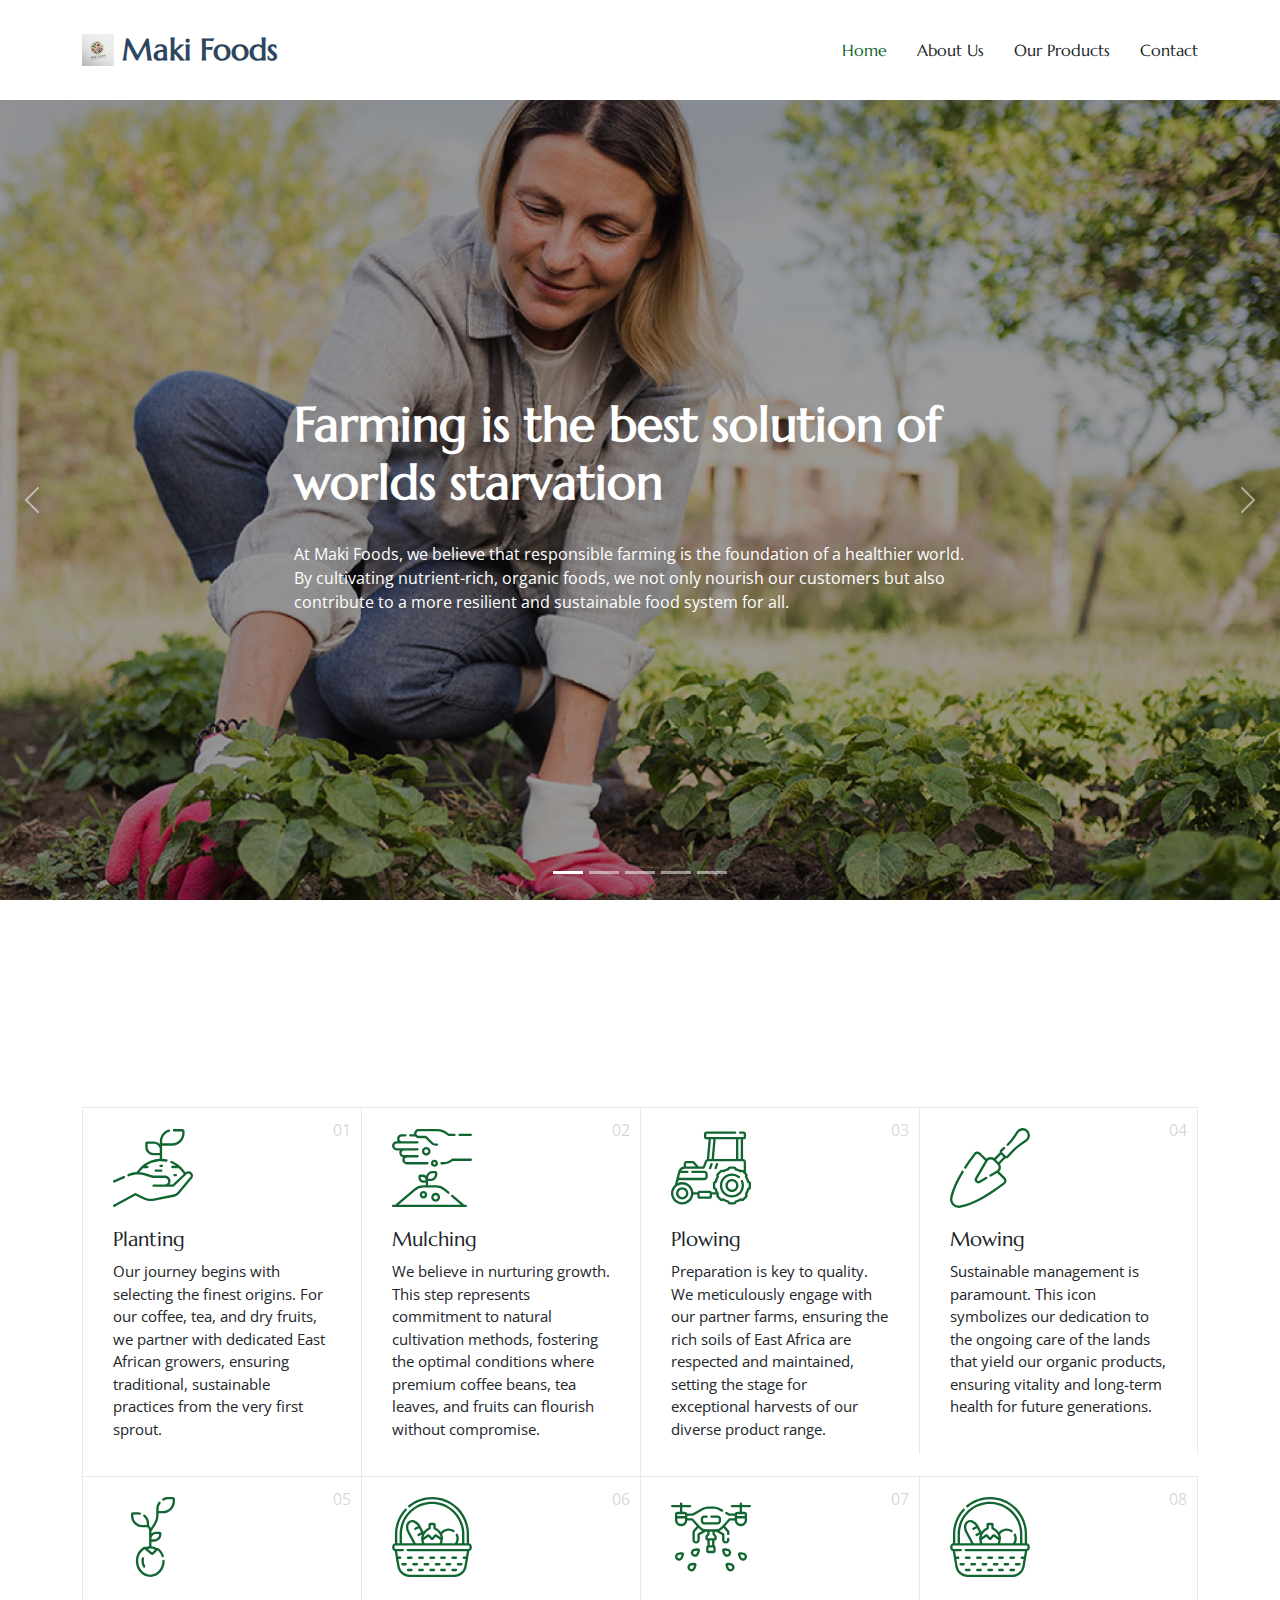
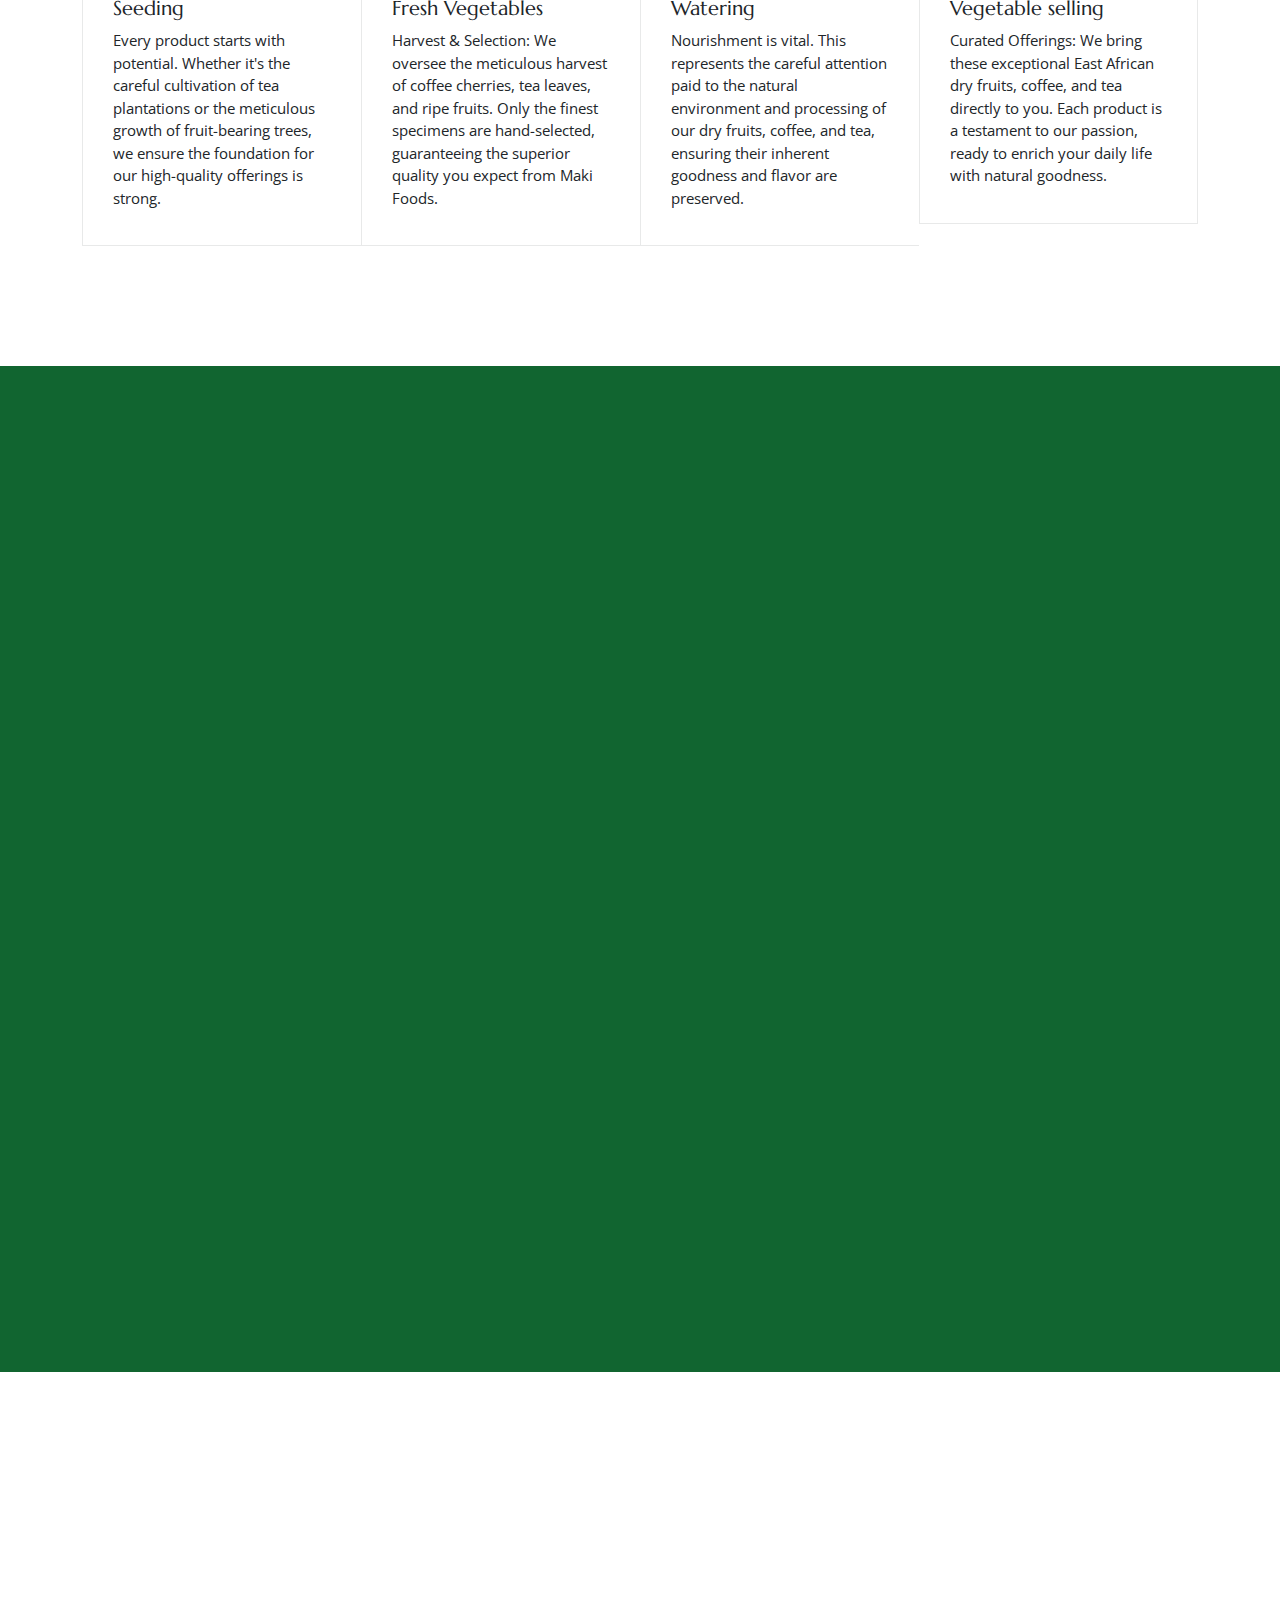
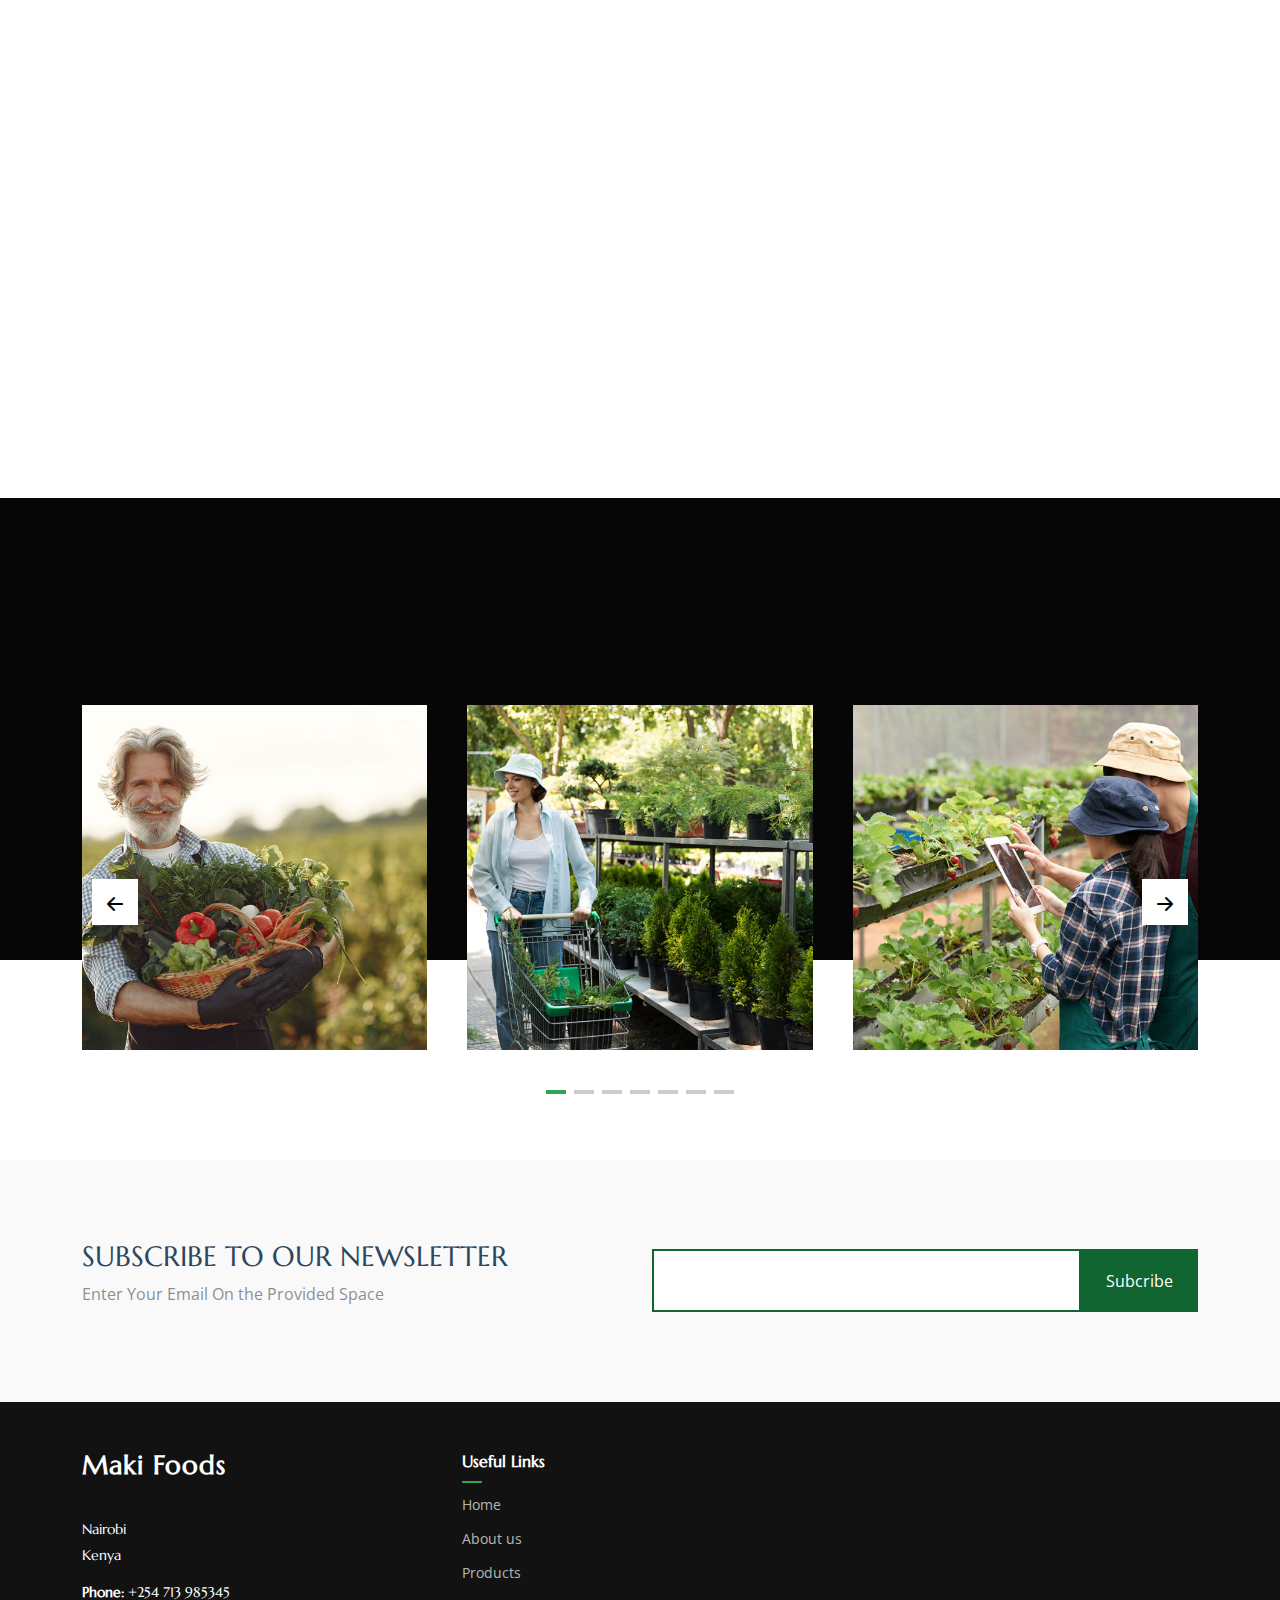
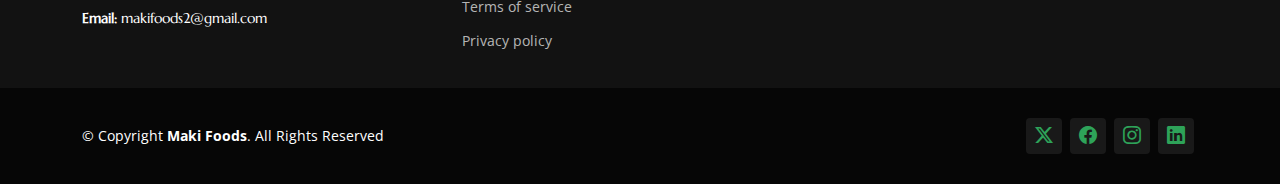
<file: index.html>
<!DOCTYPE html>
<html lang="en">

<head>
  <meta charset="utf-8">
  <meta content="width=device-width, initial-scale=1.0" name="viewport">
  <title>Maki Foods | Welcome</title>
  <meta name="description" content="">
  <meta name="keywords" content="">

  <!-- Favicons -->
  <link href="assets/img/favicon.png" rel="icon">
  <link href="assets/img/apple-touch-icon.png" rel="apple-touch-icon">

  <!-- Fonts -->
  <link href="https://fonts.googleapis.com" rel="preconnect">
  <link href="https://fonts.gstatic.com" rel="preconnect" crossorigin>
  <link href="https://fonts.googleapis.com/css2?family=Open+Sans:ital,wght@0,300;0,400;0,500;0,600;0,700;0,800;1,300;1,400;1,500;1,600;1,700;1,800&family=Marcellus:wght@400&display=swap" rel="stylesheet">

  <!-- Vendor CSS Files -->
  <link href="assets/vendor/bootstrap/css/bootstrap.min.css" rel="stylesheet">
  <link href="assets/vendor/bootstrap-icons/bootstrap-icons.css" rel="stylesheet">
  <link href="assets/vendor/aos/aos.css" rel="stylesheet">
  <link href="assets/vendor/swiper/swiper-bundle.min.css" rel="stylesheet">
  <link href="assets/vendor/glightbox/css/glightbox.min.css" rel="stylesheet">

  <!-- Main CSS File -->
  <link href="assets/css/main.css" rel="stylesheet">

</head>

<body class="index-page">

  <header id="header" class="header d-flex align-items-center position-relative">
    <div class="container-fluid container-xl position-relative d-flex align-items-center justify-content-between">

      <a href="index.html" class="logo d-flex align-items-center">
        <!-- Uncomment the line below if you also wish to use an image logo -->
        <img src="assets/img/logo.png" alt="AgriCulture">
        <h1 class="sitename">Maki Foods</h1> 
      </a>

      <nav id="navmenu" class="navmenu">
        <ul>
          <li><a href="index.html" class="active">Home</a></li>
          <li><a href="about.html">About Us</a></li>
          <li><a href="services.html">Our Products</a></li>
          <!-- <li><a href="testimonials.html">Testimonials</a></li> -->
          <!-- <li><a href="blog.html">Blog</a></li> -->
          <!-- <li class="dropdown"><a href="#"><span>Dropdown</span> <i class="bi bi-chevron-down toggle-dropdown"></i></a> -->
            <!-- <ul>
              <li><a href="#">Dropdown 1</a></li>
              <li class="dropdown"><a href="#"><span>Deep Dropdown</span> <i class="bi bi-chevron-down toggle-dropdown"></i></a>
                <ul>
                  <li><a href="#">Deep Dropdown 1</a></li>
                  <li><a href="#">Deep Dropdown 2</a></li>
                  <li><a href="#">Deep Dropdown 3</a></li>
                  <li><a href="#">Deep Dropdown 4</a></li>
                  <li><a href="#">Deep Dropdown 5</a></li>
                </ul>
              </li>
              <li><a href="#">Dropdown 2</a></li>
              <li><a href="#">Dropdown 3</a></li>
              <li><a href="#">Dropdown 4</a></li>
            </ul> -->
          </li>
          <li><a href="contact.html">Contact</a></li>
        </ul>
        <i class="mobile-nav-toggle d-xl-none bi bi-list"></i>
      </nav>

    </div>
  </header>

  <main class="main">

    <!-- Hero Section -->
    <section id="hero" class="hero section dark-background">

      <div id="hero-carousel" class="carousel slide carousel-fade" data-bs-ride="carousel" data-bs-interval="5000">

        <div class="carousel-item active">
          <img src="assets/img/hero_1.jpg" alt="">
          <div class="carousel-container">
            <h2>Farming is the best solution of worlds starvation</h2>
            <p>At Maki Foods, we believe that responsible farming is the foundation of a healthier world. By cultivating nutrient-rich, organic foods, we not only nourish our customers but also contribute to a more resilient and sustainable food system for all.</p>
          </div>
        </div><!-- End Carousel Item -->

        <div class="carousel-item">
          <img src="assets/img/hero_2.jpg" alt="">
          <div class="carousel-container">
            <h2>Organic vegetables is good for health</h2>
            <p>The secret to vibrant health lies in the earth itself. Our organic products are cultivated in rich, natural soil, absorbing the very best of its environment to deliver nutrient-dense foods that fuel your body the way nature intended.</p>
          </div>
        </div><!-- End Carousel Item -->

        <div class="carousel-item">
          <img src="assets/img/hero_3.jpg" alt="">
          <div class="carousel-container">
            <h2>Providing Fresh Produce Every Single Day</h2>
            <p>Experience peak flavor and quality with our daily-sourced produce. We guarantee every item is picked at its prime and delivered to you at the height of its freshness.</p>
          </div>
        </div><!-- End Carousel Item -->

        <div class="carousel-item">
          <img src="assets/img/hero_4.jpg" alt="">
          <div class="carousel-container">
            <h2>Farming as a Passione</h2>
            <p>The soul of every Maki Foods product is a story of passion. Our Suppliers approach their work not as a job, but as a calling, nurturing the land and crops to create the exceptional flavor and purity you'll find in every bite.</p>
          </div>
        </div><!-- End Carousel Item -->

        <div class="carousel-item">
          <img src="assets/img/hero_5.jpg" alt="">
          <div class="carousel-container">
            <h2>Good Food For All</h2>
            <p>We believe that everyone deserves to experience the profound benefits of genuinely good food. Our mission is to share the highest quality, organic nourishment with every table, fostering a connection to health and heritage through every meal.</p>
          </div>
        </div><!-- End Carousel Item -->

        <a class="carousel-control-prev" href="#hero-carousel" role="button" data-bs-slide="prev">
          <span class="carousel-control-prev-icon bi bi-chevron-left" aria-hidden="true"></span>
        </a>

        <a class="carousel-control-next" href="#hero-carousel" role="button" data-bs-slide="next">
          <span class="carousel-control-next-icon bi bi-chevron-right" aria-hidden="true"></span>
        </a>

        <ol class="carousel-indicators"></ol>

      </div>

    </section><!-- /Hero Section -->

    <!-- Services Section -->
    <section id="services" class="services section">

      <!-- Section Title -->
      <div class="container section-title" data-aos="fade-up">
        <h2>SERVICES</h2>
        <p>Providing Fresh Produce Every Single Day</p>
      </div><!-- End Section Title -->
      <div class="content">
        <div class="container">
          <div class="row g-0">
            <div class="col-lg-3 col-md-6">
              <div class="service-item">
                <span class="number">01</span>
                <div class="service-item-icon">
                  <svg xmlns="http://www.w3.org/2000/svg" version="1.1" xmlns:xlink="http://www.w3.org/1999/xlink" width="80" height="80" x="0" y="0" viewBox="0 0 509.435 509.435" style="enable-background: new 0 0 512 512" xml:space="preserve" class="">
                    <g>
                      <path d="M7.506 347.639c.994 0 2.005-.199 2.976-.619l62.037-26.857a7.5 7.5 0 0 0 3.903-9.862 7.5 7.5 0 0 0-9.862-3.903L4.523 333.255a7.501 7.501 0 0 0 2.983 14.384zM500.883 283.197c-10.953-10.952-28.175-11.423-39.689-1.267l-10.034-13.307c-19.783-26.239-46.1-46.623-76.103-58.948a7.5 7.5 0 0 0-5.699 13.875c11.136 4.575 21.708 10.382 31.567 17.249h-22.621c-4.143 0-7.5 3.358-7.5 7.5s3.357 7.5 7.5 7.5h41.188a169.382 169.382 0 0 1 19.691 21.855l11.048 14.652-71.171 67.597h-19.48a35.772 35.772 0 0 0 6.775-20.976c0-19.837-16.139-35.975-35.976-35.975h-75.023l-48.33-15.005a160.871 160.871 0 0 0-37.992-6.934l2.533-3.359a169.852 169.852 0 0 1 19.67-21.855h27.398c4.143 0 7.5-3.358 7.5-7.5s-3.357-7.5-7.5-7.5h-8.848a165.125 165.125 0 0 1 38.01-19.73c28.992-10.532 60.376-12.89 90.754-6.821a7.498 7.498 0 0 0 8.824-5.885 7.5 7.5 0 0 0-5.885-8.824 184.517 184.517 0 0 0-28.616-3.4v-83.727h64.189c43.49 0 78.872-35.382 78.872-78.872V22.488c0-8.712-7.088-15.801-15.801-15.801h-51.729c-4.143 0-7.5 3.358-7.5 7.5s3.357 7.5 7.5 7.5h51.729c.441 0 .801.359.801.801v11.051c0 35.219-28.653 63.872-63.872 63.872h-64.189V85.559c0-28.082 18.793-53.262 45.701-61.234a7.5 7.5 0 1 0-4.261-14.382c-15.972 4.732-30.338 14.681-40.451 28.015-10.46 13.79-15.988 30.25-15.988 47.601v16.416c-9.59-9.839-22.97-15.965-37.762-15.965h-43.432c-6.193 0-11.232 5.039-11.232 11.232v23.629c0 29.093 23.669 52.762 52.763 52.762h39.663v22.475a183.375 183.375 0 0 0-55.199 10.86c-32.974 11.978-61.705 33.297-83.085 61.653l-9.313 12.351a161.07 161.07 0 0 0-54.289 12.692 7.5 7.5 0 0 0-3.949 9.844 7.498 7.498 0 0 0 9.844 3.949c31.858-13.616 67.62-15.458 100.696-5.188l49.416 15.343c.72.224 1.47.337 2.224.337h76.161c11.566 0 20.976 9.409 20.976 20.975s-9.409 20.976-20.976 20.976h-71.803c-4.143 0-7.5 3.358-7.5 7.5s3.357 7.5 7.5 7.5h123.477a7.5 7.5 0 0 0 5.165-2.062l83.48-79.289c5.56-5.279 14.158-5.167 19.577.252a13.957 13.957 0 0 1 .853 18.9l-80.942 97.046a37.161 37.161 0 0 1-21.112 12.581L259.57 448.474c-20.377 4.113-41.89 1.365-60.575-7.739l-53.332-25.982a7.507 7.507 0 0 0-6.884.162L3.903 488.665a7.5 7.5 0 0 0 7.197 13.161l131.475-71.888 49.849 24.285c21.631 10.538 46.53 13.72 70.114 8.957l129.506-26.146a52.209 52.209 0 0 0 29.663-17.677l80.942-97.046c9.682-11.61 8.923-28.426-1.766-39.114zM258.212 158.634c-20.822 0-37.763-16.94-37.763-37.762V101.01h39.664c20.822 0 37.762 16.94 37.762 37.762v19.861h-39.663z" fill="currentColor" opacity="1" data-original="currentColor"></path>
                      <path d="M319.171 240.778a7.5 7.5 0 0 0-7.5-7.5h-9.43c-4.143 0-7.5 3.358-7.5 7.5s3.357 7.5 7.5 7.5h9.43a7.5 7.5 0 0 0 7.5-7.5zM272.068 264.08c-4.143 0-7.5 3.358-7.5 7.5s3.357 7.5 7.5 7.5h34.888c4.143 0 7.5-3.358 7.5-7.5s-3.357-7.5-7.5-7.5zM400.305 307.996c4.143 0 7.5-3.358 7.5-7.5s-3.357-7.5-7.5-7.5h-8.172c-4.143 0-7.5 3.358-7.5 7.5s3.357 7.5 7.5 7.5z" fill="currentColor" opacity="1" data-original="currentColor"></path>
                    </g>
                  </svg>
                </div>
                <div class="service-item-content">
                  <h3 class="service-heading">Planting</h3>
                  <p>
                    Our journey begins with selecting the finest origins. For our coffee, tea, and dry fruits, we partner with dedicated East African growers, ensuring traditional, sustainable practices from the very first sprout.
                  </p>
                </div>
              </div>
            </div>
            <div class="col-lg-3 col-md-6">
              <div class="service-item">
                <span class="number">02</span>
                <div class="service-item-icon">
                  <svg xmlns="http://www.w3.org/2000/svg" version="1.1" xmlns:xlink="http://www.w3.org/1999/xlink" width="80" height="80" x="0" y="0" viewBox="0 0 514.314 514.314" style="enable-background: new 0 0 512 512" xml:space="preserve" class="">
                    <g>
                      <path d="M434.176 51.297h72.639c4.143 0 7.5-3.358 7.5-7.5s-3.357-7.5-7.5-7.5h-72.639c-4.143 0-7.5 3.358-7.5 7.5s3.357 7.5 7.5 7.5zM117.994 54.791h30.852c5.47 6.605 13.729 10.82 22.955 10.82h42.865l35.886 35.886c8.246 8.246 19.209 12.787 30.869 12.787h8.32c4.143 0 7.5-3.358 7.5-7.5s-3.357-7.5-7.5-7.5h-8.32c-7.654 0-14.85-2.981-20.262-8.393l-38.083-38.083a7.5 7.5 0 0 0-5.304-2.197H171.8c-8.159 0-14.797-6.638-14.797-14.797s6.638-14.797 14.797-14.797h123.757a66.756 66.756 0 0 1 35.416 10.157l30.374 18.983a7.497 7.497 0 0 0 3.975 1.14h36.891c4.143 0 7.5-3.358 7.5-7.5s-3.357-7.5-7.5-7.5h-34.739l-28.551-17.843a81.742 81.742 0 0 0-43.365-12.437H171.801c-16.43 0-29.797 13.367-29.797 29.798 0 1.349.099 2.675.273 3.977h-24.283a7.5 7.5 0 1 0 0 14.999zM30.38 144.476h20.344a29.724 29.724 0 0 0-4.003 14.921c0 14.399 10.225 26.453 23.795 29.288a29.746 29.746 0 0 0-4.371 15.555c0 16.499 13.423 29.921 29.921 29.921h131.637a7.5 7.5 0 0 0 7.498-7.688 7.5 7.5 0 0 0-8.307-7.311H96.065c-8.228 0-14.921-6.694-14.921-14.921s6.693-14.921 14.921-14.921H163.9c4.143 0 7.5-3.358 7.5-7.5s-3.357-7.5-7.5-7.5H76.643c-8.228 0-14.922-6.694-14.922-14.921s6.694-14.921 14.922-14.921H163.9c4.143 0 7.5-3.358 7.5-7.5s-3.357-7.5-7.5-7.5H30.38c-8.228 0-14.921-6.694-14.921-14.921s6.693-14.921 14.921-14.921H163.9c4.143 0 7.5-3.358 7.5-7.5s-3.357-7.5-7.5-7.5H62.547c-8.228 0-14.921-6.694-14.921-14.921s6.693-14.921 14.921-14.921h23.485c4.143 0 7.5-3.358 7.5-7.5s-3.357-7.5-7.5-7.5H62.547c-16.498 0-29.921 13.423-29.921 29.921a29.719 29.719 0 0 0 4.003 14.921H30.38C13.882 84.636.459 98.059.459 114.557s13.423 29.919 29.921 29.919zM506.814 196.74H389.248a7.497 7.497 0 0 0-4.629 1.599l-5.613 4.403c-13.495 10.588-30.375 16.42-47.529 16.42h-12.272a7.5 7.5 0 0 0-8.309 7.5 7.5 7.5 0 0 0 7.5 7.5h13.081c20.496 0 40.664-6.967 56.788-19.618l3.574-2.804h114.976a7.5 7.5 0 1 0-.001-15z" fill="currentColor" opacity="1" data-original="currentColor" class=""></path>
                      <path d="M192.215 150.164c0 15.372 12.506 27.878 27.878 27.878s27.879-12.506 27.879-27.878-12.507-27.878-27.879-27.878-27.878 12.506-27.878 27.878zm40.757 0c0 7.101-5.777 12.878-12.879 12.878-7.101 0-12.878-5.777-12.878-12.878s5.777-12.878 12.878-12.878c7.101-.001 12.879 5.777 12.879 12.878zM273.049 203.771c-12.599 0-22.848 10.25-22.848 22.848s10.249 22.847 22.848 22.847 22.848-10.249 22.848-22.847-10.25-22.848-22.848-22.848zm0 30.695c-4.327 0-7.848-3.52-7.848-7.847s3.521-7.848 7.848-7.848 7.848 3.521 7.848 7.848-3.521 7.847-7.848 7.847zM474.178 493.298h-9.202l-73.199-62.323c-3.155-2.686-7.888-2.305-10.573.849s-2.305 7.887.849 10.572l59.785 50.902H43.105l108.164-92.092a77.855 77.855 0 0 1 50.423-18.558h81.558a77.851 77.851 0 0 1 50.423 18.558l24.029 20.458a7.498 7.498 0 0 0 10.573-.849 7.5 7.5 0 0 0-.849-10.572l-24.029-20.458a92.867 92.867 0 0 0-60.147-22.137h-51.158v-26.806h15.44c24.205 0 43.896-19.692 43.896-43.897v-8.808c0-6.785-5.52-12.305-12.305-12.305h-18.135c-19.99 0-36.891 13.437-42.174 31.749-5.716-4.945-13.156-7.947-21.29-7.947h-15.061c-6.942 0-12.591 5.648-12.591 12.592v7.399c0 17.97 14.619 32.589 32.589 32.589h14.629v15.433h-15.399a92.867 92.867 0 0 0-60.147 22.137L19.967 493.298H7.5c-4.143 0-7.5 3.358-7.5 7.5s3.357 7.5 7.5 7.5h466.678a7.5 7.5 0 0 0 0-15zM232.092 319.73c0-15.934 12.963-28.897 28.897-28.897h15.439v6.112c0 15.934-12.963 28.897-28.896 28.897h-15.44zm-16.978 17.485h-12.651c-9.698 0-17.589-7.89-17.589-17.589v-4.991h12.651c9.698 0 17.589 7.89 17.589 17.589z" fill="currentColor" opacity="1" data-original="currentColor" class=""></path>
                      <path d="M178.358 429.065c0 13.218 10.754 23.972 23.972 23.972s23.972-10.753 23.972-23.972-10.754-23.972-23.972-23.972-23.972 10.753-23.972 23.972zm32.944 0c0 4.947-4.024 8.972-8.972 8.972s-8.972-4.025-8.972-8.972 4.024-8.972 8.972-8.972 8.972 4.024 8.972 8.972zM252.23 445.536c0 15.706 12.777 28.484 28.483 28.484s28.484-12.778 28.484-28.484-12.778-28.484-28.484-28.484-28.483 12.778-28.483 28.484zm41.968 0c0 7.435-6.049 13.484-13.484 13.484s-13.483-6.049-13.483-13.484 6.049-13.484 13.483-13.484c7.435 0 13.484 6.049 13.484 13.484z" fill="currentColor" opacity="1" data-original="currentColor" class=""></path>
                    </g>
                  </svg>
                </div>
                <div class="service-item-content">
                  <h3 class="service-heading">Mulching</h3>
                  <p>
                    We believe in nurturing growth. This step represents commitment to natural cultivation methods, fostering the optimal conditions where premium coffee beans, tea leaves, and fruits can flourish without compromise.
                  </p>
                </div>
              </div>
            </div>
            <div class="col-lg-3 col-md-6">
              <div class="service-item">
                <span class="number">03</span>
                <div class="service-item-icon">
                  <svg xmlns="http://www.w3.org/2000/svg" version="1.1" xmlns:xlink="http://www.w3.org/1999/xlink" width="80" height="80" x="0" y="0" viewBox="0 0 516.53 516.53" style="enable-background: new 0 0 512 512" xml:space="preserve" class="">
                    <g>
                      <path d="M504.085 341.447a113.617 113.617 0 0 0-11.524-27.805c3.866-6.212 3.104-14.506-2.288-19.897l-5.804-5.804v-67.388c0-10.907-8.398-19.878-19.066-20.817V73.099h4.012c8.301 0 15.054-6.753 15.054-15.054V37.599c0-8.301-6.753-15.054-15.054-15.054h-23.242a7.5 7.5 0 0 0 0 15l23.296.054-.054 20.5-241.554-.054.054-20.5H414.21a7.5 7.5 0 0 0 0-15H227.916c-8.301 0-15.054 6.753-15.054 15.054v20.446c0 8.301 6.753 15.054 15.054 15.054h14.719L231.27 201.13c-5.215 2.077-9.463 6.215-11.642 11.675l-14.014 35.128h-27.323l-24.417-28.857a16.73 16.73 0 0 0-12.795-5.936H99.071c-9.242 0-16.761 7.519-16.761 16.761v18.66a44.759 44.759 0 0 0-35.97 33.278L24.937 367.09C9.676 380.359 0 399.894 0 421.658c0 39.881 32.446 72.327 72.328 72.327 37.349 0 68.174-28.457 71.938-64.827h25.905v12.546c0 8.282 6.738 15.02 15.02 15.02h64.364c8.282 0 15.02-6.738 15.02-15.02v-12.546h29.374c-3.278 6.098-2.356 13.875 2.785 19.016l19.555 19.554a16 16 0 0 0 11.388 4.718c3.045 0 5.961-.839 8.506-2.431a113.556 113.556 0 0 0 27.808 11.525c1.662 7.123 8.064 12.445 15.686 12.445h27.655c7.602 0 13.99-5.293 15.672-12.441a113.582 113.582 0 0 0 27.814-11.525 15.986 15.986 0 0 0 8.514 2.427c4.302 0 8.346-1.675 11.388-4.717l19.555-19.555c5.396-5.396 6.156-13.7 2.29-19.901a113.607 113.607 0 0 0 11.522-27.801c7.123-1.662 12.445-8.064 12.445-15.686v-27.655c-.002-7.621-5.324-14.023-12.447-15.684zm-53.681-141.805h-15.681V73.099h15.681zM419.723 73.099v126.543h-142.46l11.233-126.543zm-146.286 0-11.233 126.543h-15.743l11.234-126.543zM99.071 228.14h42.008c.519 0 1.008.227 1.344.624l16.219 19.169H97.311v-18.032c0-.971.79-1.761 1.76-1.761zm-51.11 108.845h167.157c12.315 0 22.334-10.019 22.334-22.334v-16.152c0-12.315-10.019-22.334-22.334-22.334h-77.364a7.5 7.5 0 0 0 0 15h77.364c4.044 0 7.334 3.29 7.334 7.334v16.152c0 4.044-3.29 7.334-7.334 7.334H51.727l7.738-30.821h46.327a7.5 7.5 0 0 0 0-15h-40.76a29.774 29.774 0 0 1 24.779-13.231h120.886a7.5 7.5 0 0 0 6.966-4.721l15.897-39.849a5.883 5.883 0 0 1 5.49-3.721h224.51a5.916 5.916 0 0 1 5.91 5.91v52.522c-5.348-4.343-12.853-4.747-18.636-1.165a113.598 113.598 0 0 0-27.818-11.532c-1.662-7.123-8.063-12.445-15.685-12.445h-27.655c-7.602 0-13.99 5.294-15.672 12.441a113.583 113.583 0 0 0-27.818 11.527c-6.213-3.868-14.506-3.104-19.897 2.288l-19.555 19.555c-5.375 5.375-6.149 13.637-2.28 19.884a113.572 113.572 0 0 0-11.531 27.818c-7.123 1.662-12.445 8.063-12.445 15.685v27.655c0 7.602 5.293 13.99 12.441 15.672 1.242 4.67 2.784 9.24 4.603 13.699h-24.12c-2.277-5.402-7.626-9.204-13.847-9.204h-64.364c-6.221 0-11.569 3.802-13.847 9.204h-27.078c-3.764-36.371-34.589-64.828-71.938-64.828a71.896 71.896 0 0 0-28.994 6.086zm24.367 142c-31.61 0-57.328-25.717-57.328-57.327s25.717-57.328 57.328-57.328 57.327 25.717 57.327 57.328-25.717 57.327-57.327 57.327zm177.24-37.262h-.013l-64.384-.02.02-21.75 64.384.02zm251.962-56.937c0 .609-.496 1.105-1.189 1.105-4.816 0-8.956 3.287-10.065 7.992a98.695 98.695 0 0 1-12.139 29.288c-2.543 4.113-1.939 9.365 1.447 12.75l.084.084a1.105 1.105 0 0 1 0 1.562l-19.555 19.555a1.085 1.085 0 0 1-.781.323c-.208 0-.514-.056-.761-.303a3.326 3.326 0 0 0-.084-.084c-3.406-3.407-8.658-4.01-12.77-1.467a98.657 98.657 0 0 1-29.288 12.138c-4.706 1.11-7.992 5.25-7.992 10.15 0 .609-.496 1.105-1.104 1.105h-27.655c-.609 0-1.105-.496-1.105-1.189 0-4.816-3.287-8.956-7.992-10.066a98.69 98.69 0 0 1-29.287-12.137 10.35 10.35 0 0 0-5.455-1.561c-2.68 0-5.338 1.049-7.38 3.091a1.085 1.085 0 0 1-.781.323c-.208 0-.513-.056-.781-.324l-19.555-19.555c-.431-.431-.431-1.132.064-1.627 3.406-3.406 4.009-8.657 1.466-12.77a98.66 98.66 0 0 1-12.138-29.287c-1.11-4.706-5.25-7.992-10.15-7.992a1.107 1.107 0 0 1-1.105-1.105V357.13c0-.609.496-1.104 1.189-1.104 4.816 0 8.956-3.287 10.066-7.992a98.661 98.661 0 0 1 12.138-29.288c2.542-4.112 1.939-9.364-1.531-12.833a1.106 1.106 0 0 1 0-1.563l19.555-19.555c.431-.431 1.132-.431 1.626.064 3.407 3.408 8.658 4.011 12.77 1.467a98.666 98.666 0 0 1 29.288-12.138c4.706-1.11 7.992-5.25 7.992-10.15 0-.609.496-1.105 1.105-1.105h27.655c.609 0 1.104.496 1.104 1.189 0 4.816 3.287 8.956 7.992 10.066a98.664 98.664 0 0 1 29.288 12.139c4.113 2.543 9.365 1.939 12.833-1.531a1.107 1.107 0 0 1 1.563 0l19.555 19.555c.431.431.431 1.132-.062 1.625-3.408 3.406-4.012 8.658-1.468 12.771a98.666 98.666 0 0 1 12.138 29.288c1.11 4.706 5.25 7.992 10.066 7.992h.084c.609 0 1.105.496 1.105 1.104z" fill="currentColor" opacity="1" data-original="currentColor" class=""></path>
                      <path d="M454.895 335.721a7.5 7.5 0 0 0-3.834 9.889 62.412 62.412 0 0 1 5.335 25.349c0 34.678-28.213 62.891-62.891 62.891s-62.891-28.213-62.891-62.891c0-34.679 28.213-62.892 62.891-62.892a62.934 62.934 0 0 1 40.397 14.703 7.5 7.5 0 0 0 10.566-.923 7.5 7.5 0 0 0-.923-10.566 77.96 77.96 0 0 0-50.041-18.213c-42.949 0-77.891 34.942-77.891 77.892 0 42.949 34.942 77.891 77.891 77.891s77.891-34.942 77.891-77.891c0-10.895-2.224-21.46-6.611-31.403a7.5 7.5 0 0 0-9.889-3.836zM72.328 381.807c-21.974 0-39.851 17.877-39.851 39.851s17.877 39.851 39.851 39.851 39.851-17.877 39.851-39.851-17.878-39.851-39.851-39.851zm0 64.702c-13.703 0-24.851-11.148-24.851-24.851s11.148-24.851 24.851-24.851 24.851 11.148 24.851 24.851-11.149 24.851-24.851 24.851z" fill="currentColor" opacity="1" data-original="currentColor" class=""></path>
                      <path d="M393.504 328.829c-23.23 0-42.13 18.899-42.13 42.13 0 23.23 18.899 42.129 42.13 42.129s42.13-18.899 42.13-42.129-18.9-42.13-42.13-42.13zm0 69.26c-14.959 0-27.13-12.17-27.13-27.129s12.17-27.13 27.13-27.13 27.13 12.17 27.13 27.13c0 14.958-12.171 27.129-27.13 27.129zM249.861 265.585a7.487 7.487 0 0 0 2.663.491 7.503 7.503 0 0 0 7.013-4.838l9.438-24.841a7.5 7.5 0 0 0-14.022-5.328l-9.438 24.841a7.499 7.499 0 0 0 4.346 9.675zM285.384 265.585a7.487 7.487 0 0 0 2.663.491 7.502 7.502 0 0 0 7.012-4.838l9.439-24.841a7.5 7.5 0 0 0-4.347-9.675 7.5 7.5 0 0 0-9.675 4.347l-9.439 24.841a7.5 7.5 0 0 0 4.347 9.675z" fill="currentColor" opacity="1" data-original="currentColor" class=""></path>
                    </g>
                  </svg>
                </div>
                <div class="service-item-content">
                  <h3 class="service-heading">Plowing</h3>
                  <p>
                    Preparation is key to quality. We meticulously engage with our partner farms, ensuring the rich soils of East Africa are respected and maintained, setting the stage for exceptional harvests of our diverse product range.
                  </p>
                </div>
              </div>
            </div>
            <div class="col-lg-3 col-md-6">
              <div class="service-item">
                <span class="number">04</span>
                <div class="service-item-icon">
                  <svg xmlns="http://www.w3.org/2000/svg" version="1.1" xmlns:xlink="http://www.w3.org/1999/xlink" width="80" height="80" x="0" y="0" viewBox="0 0 509.389 509.389" style="enable-background: new 0 0 512 512" xml:space="preserve" class="">
                    <g>
                      <path d="M495.69 14.267A46.636 46.636 0 0 0 458.364.766a46.637 46.637 0 0 0-34.257 20.05l-24.614 35.749a309.594 309.594 0 0 1-37.289 44.521 7.5 7.5 0 0 0 10.544 10.668 324.596 324.596 0 0 0 39.1-46.684l24.614-35.749a31.674 31.674 0 0 1 23.268-13.618 31.66 31.66 0 0 1 25.354 9.17 31.681 31.681 0 0 1 9.171 25.355 31.679 31.679 0 0 1-13.618 23.267l-35.75 24.615a324.066 324.066 0 0 0-59.859 53.246l-22.502 25.667a5.412 5.412 0 0 1-3.933 1.86c-1.518.071-2.966-.518-4.047-1.599l-21.873-21.872c-1.081-1.082-1.649-2.52-1.599-4.048s.711-2.925 1.86-3.933l15.802-13.854a7.5 7.5 0 0 0-9.889-11.279l-15.802 13.854a20.546 20.546 0 0 0-6.964 14.719 20.37 20.37 0 0 0 .64 5.69l-35.241 35.241c-7.726-5.323-17.119-7.656-26.65-6.449-8.734 1.104-16.614 5.058-22.612 11.157l-37.903-37.903a28.552 28.552 0 0 0-22.3-8.292 28.547 28.547 0 0 0-20.847 11.457c-23.749 31.972-43.447 60.009-60.222 85.713a7.5 7.5 0 0 0 6.275 11.6 7.495 7.495 0 0 0 6.288-3.402c16.606-25.447 36.135-53.239 59.7-84.966a13.562 13.562 0 0 1 9.903-5.441 13.585 13.585 0 0 1 10.595 3.939l39.789 39.789-63.489 107.398c-5.606 9.484-4.179 21.121 3.554 28.957 4.724 4.785 10.89 7.271 17.211 7.271 4.233-.001 8.536-1.115 12.519-3.399l40.792-24.114a7.499 7.499 0 1 0-7.632-12.912l-40.706 24.064c-4.745 2.723-9.055 1.038-11.506-1.446-1.129-1.144-4.561-5.302-1.318-10.787L239.37 211.63c3.736-6.32 10.058-10.474 17.342-11.395 7.292-.918 14.44 1.529 19.633 6.722l25.938 25.938c5.187 5.186 7.654 12.36 6.771 19.686-.878 7.28-4.911 13.598-10.99 17.288l-44.019 26.021a7.5 7.5 0 0 0 7.632 12.912l38.725-22.893 40.397 40.396a13.558 13.558 0 0 1 3.938 10.564 13.606 13.606 0 0 1-5.428 9.926c-54.818 40.993-97.27 69.301-137.646 91.785-50.099 27.898-95.647 45.713-139.25 54.462-13.202 2.648-26.235-1.337-35.759-10.935a40.033 40.033 0 0 1-10.799-36.472c10.129-48.517 33.232-101.845 70.63-163.033a7.501 7.501 0 0 0-12.799-7.823c-38.309 62.679-62.028 117.563-72.515 167.79-3.796 18.186 1.75 36.916 14.835 50.103 10.368 10.45 24.27 16.146 38.625 16.145 3.564 0 7.159-.352 10.732-1.068 45.149-9.06 92.12-27.398 143.597-56.063 40.984-22.823 83.956-51.469 139.331-92.878a28.597 28.597 0 0 0 11.407-20.864 28.554 28.554 0 0 0-8.292-22.245l-38.525-38.525c6.079-6.031 10.002-13.987 11.063-22.799 1.106-9.18-1.037-18.215-5.937-25.753l35.39-35.39a20.4 20.4 0 0 0 5.022.654 20.546 20.546 0 0 0 15.384-6.975l22.502-25.667a309.032 309.032 0 0 1 57.086-50.779l35.749-24.614a46.635 46.635 0 0 0 20.05-34.256 46.63 46.63 0 0 0-13.5-37.328zM340.732 184.685l-32.723 32.723-15.459-15.459 32.723-32.723z" fill="currentColor" opacity="1" data-original="currentColor"></path>
                    </g>
                  </svg>
                </div>
                <div class="service-item-content">
                  <h3 class="service-heading">Mowing</h3>
                  <p>
                    Sustainable management is paramount. This icon symbolizes our dedication to the ongoing care of the lands that yield our organic products, ensuring vitality and long-term health for future generations.
                  </p>
                </div>
              </div>
            </div>

            <div class="col-lg-3 col-md-6">
              <div class="service-item">
                <span class="number">05</span>
                <div class="service-item-icon">
                  <svg xmlns="http://www.w3.org/2000/svg" version="1.1" xmlns:xlink="http://www.w3.org/1999/xlink" width="80" height="80" x="0" y="0" viewBox="0 0 513.089 513.089" style="enable-background: new 0 0 512 512" xml:space="preserve" class="">
                    <g>
                      <path d="M194.209 386.877a7.497 7.497 0 0 0-9.15 5.363 75.07 75.07 0 0 0-2.428 18.947c0 13.789 3.615 27 10.454 38.204a7.494 7.494 0 0 0 10.308 2.495 7.5 7.5 0 0 0 2.494-10.309c-5.401-8.851-8.257-19.359-8.257-30.39a60.09 60.09 0 0 1 1.941-15.16 7.497 7.497 0 0 0-5.362-9.15z" fill="currentColor" opacity="1" data-original="currentColor"></path>
                      <path d="M382.56 0h-27.319c-12.654 0-25.236 3.119-36.386 9.021a7.5 7.5 0 0 0 7.018 13.258c9.124-4.83 19.005-7.278 29.368-7.278h27.222v12.022c0 34.679-28.213 62.892-62.892 62.892h-27.222V77.893c0-13.309 4.12-26.038 11.914-36.811a7.5 7.5 0 0 0-12.153-8.793c-9.657 13.347-14.762 29.117-14.762 45.604V119.154a88.294 88.294 0 0 1-14.296 48.23l-20.501 31.543a46.65 46.65 0 0 0-9.615-13.916l-1.273-1.273v-14.053c0-21.604-9.58-41.872-26.284-55.608a7.5 7.5 0 0 0-9.528 11.586c13.226 10.876 20.812 26.922 20.812 44.022v9.66h-29.069c-31.412 0-56.968-25.556-56.968-56.968v-9.66h29.069c3.454 0 6.976.329 10.467.977a7.5 7.5 0 0 0 2.738-14.748 72.57 72.57 0 0 0-13.205-1.229h-31.883c-6.72 0-12.187 5.467-12.187 12.186v12.474c0 39.684 32.284 71.968 71.968 71.968h33.463l1.273 1.273c5.979 5.979 9.271 13.927 9.271 22.381v98.306a79.003 79.003 0 0 0-21.446 5.114c-4.152-2.798-9.597-3.045-13.983-.509-30.558 17.671-49.541 52.263-49.541 90.277 0 56.188 41.481 101.901 92.47 101.901s92.47-45.713 92.47-101.901c0-.237-.004-.473-.009-.709l-.005-.334a7.5 7.5 0 0 0-7.499-7.433h-.068a7.5 7.5 0 0 0-7.433 7.567l.014.909c0 47.917-34.753 86.901-77.47 86.901s-77.47-38.984-77.47-86.901c0-32.212 15.656-61.449 40.948-76.643l40.182 34.094c5.225 4.433 13.1 4.099 17.929-.761l25.512-25.668c11.649 10.022 20.473 23.408 25.562 38.809a7.496 7.496 0 0 0 9.475 4.768 7.5 7.5 0 0 0 4.768-9.474c-6.15-18.613-17.027-34.756-31.454-46.681-4.011-3.317-9.358-3.923-13.824-1.93-10.53-6.377-22.136-10.243-34.128-11.384v-29.695h18.365c25.013 0 45.362-20.35 45.362-45.362v-7.928c0-6.115-4.975-11.089-11.089-11.089h-22.276c-11.667 0-22.318 4.429-30.362 11.693v-13.713l29.028-44.665a103.263 103.263 0 0 0 16.72-56.404v-14.239h27.222c42.949 0 77.892-34.942 77.892-77.892v-12.12C397.462 6.685 390.777 0 382.56 0zM251.211 356.136l-27.468-23.306a63.694 63.694 0 0 1 15.358-1.884c10.366 0 20.534 2.525 29.851 7.34zm25.752-118.894h18.365v4.017c0 16.742-13.62 30.362-30.362 30.362h-18.365v-4.017c0-16.741 13.62-30.362 30.362-30.362z" fill="currentColor" opacity="1" data-original="currentColor"></path>
                    </g>
                  </svg>
                </div>
                <div class="service-item-content">
                  <h3 class="service-heading">Seeding</h3>
                  <p>
                    Every product starts with potential. Whether it's the careful cultivation of tea plantations or the meticulous growth of fruit-bearing trees, we ensure the foundation for our high-quality offerings is strong.
                  </p>
                </div>
              </div>
            </div>
            <div class="col-lg-3 col-md-6">
              <div class="service-item">
                <span class="number">06</span>
                <div class="service-item-icon">
                  <svg xmlns="http://www.w3.org/2000/svg" version="1.1" xmlns:xlink="http://www.w3.org/1999/xlink" width="80" height="80" x="0" y="0" viewBox="0 0 511.67 511.67" style="enable-background: new 0 0 512 512" xml:space="preserve" class="">
                    <g>
                      <path d="M492.96 296.401v-59.276c0-63.338-24.665-122.886-69.452-167.673C378.721 24.666 319.174 0 255.835 0c-54.517 0-107.757 18.967-149.914 53.407a7.5 7.5 0 1 0 9.491 11.616C154.896 32.765 204.767 15 255.835 15c59.332 0 115.112 23.105 157.066 65.059 41.953 41.954 65.059 97.734 65.059 157.066v58.7h-15v-58.7C462.96 122.916 370.044 30 255.835 30S48.71 122.916 48.71 237.125v58.7h-15v-58.7c0-56.142 21.01-109.737 59.158-150.913a7.502 7.502 0 0 0-11.004-10.195C41.139 119.975 18.71 177.19 18.71 237.125v59.276c-10.029 2.3-17.535 11.291-17.535 22.008v5.81c0 10.194 6.791 18.828 16.085 21.627l16.782 99.17c6.535 38.622 39.71 66.654 78.882 66.654h285.822c39.172 0 72.347-28.032 78.882-66.654l16.782-99.17c9.294-2.798 16.085-11.432 16.085-21.627v-5.81c0-10.717-7.506-19.708-17.535-22.008zM63.71 237.125C63.71 131.187 149.896 45 255.835 45S447.96 131.187 447.96 237.125v58.7h-27.888a64.77 64.77 0 0 0 7.259-29.747c0-9.561-2.046-18.787-6.081-27.423a7.5 7.5 0 0 0-13.59 6.35c3.1 6.633 4.671 13.723 4.671 21.073a49.851 49.851 0 0 1-9.875 29.747h-82.073a68.421 68.421 0 0 0 3.912-22.766l-.003-.369a10.737 10.737 0 0 0 2.441-7.707l-.074-.952a81.022 81.022 0 0 0-6.053-25.058c9.161-14.126 24.883-22.763 41.856-22.763a49.676 49.676 0 0 1 26.83 7.844 7.5 7.5 0 0 0 8.086-12.634 64.65 64.65 0 0 0-34.916-10.21c-19.407 0-37.547 8.686-49.744 23.261a81.08 81.08 0 0 0-25.89-24.171l-7.325-4.298v-19.86c0-6.111-4.972-11.083-11.083-11.083h-24.17c-6.111 0-11.083 4.972-11.083 11.083v19.86l-7.325 4.298a81.067 81.067 0 0 0-24.083 21.633l-21.606-40.574a68.923 68.923 0 0 0-37.588-32.526 39.21 39.21 0 0 0-31.641 2.285 39.215 39.215 0 0 0-19.556 24.977 68.922 68.922 0 0 0 6.006 49.343l37.481 70.388H63.71zm88.14 58.7-41.235-77.438a53.95 53.95 0 0 1-4.701-38.625c1.687-6.691 5.971-12.162 12.061-15.405 6.091-3.244 13.022-3.745 19.516-1.409a53.936 53.936 0 0 1 28.384 23.614L146.29 196.99a7.5 7.5 0 0 0 7.051 13.241l19.627-10.451 13.619 25.575-19.627 10.451a7.5 7.5 0 0 0 7.051 13.241l17.809-9.483a81.015 81.015 0 0 0-5.807 24.466l-.074.961a10.774 10.774 0 0 0 1.468 6.319c-.018.6-.03 1.185-.03 1.752a68.427 68.427 0 0 0 3.914 22.766H151.85zm116.357-89.059 11.029 6.472a66.163 66.163 0 0 1 31.323 43.794l-23.74-16.479a13.027 13.027 0 0 0-17.511 2.36l-12.974 15.524-12.974-15.525c-2.59-3.099-6.283-4.719-10.029-4.719-2.584 0-5.193.771-7.481 2.359l-23.74 16.478a66.163 66.163 0 0 1 31.323-43.794l11.029-6.472a7.5 7.5 0 0 0 3.704-6.469v-20.238h16.336v20.238a7.504 7.504 0 0 0 3.705 6.471zm-60.729 89.059a53.472 53.472 0 0 1-5.062-20.774c.171-.105.342-.21.509-.326l30.046-20.854 15.047 18.007c2.065 2.471 5.097 3.888 8.317 3.888s6.252-1.417 8.317-3.888v-.001l15.047-18.006 29.574 20.527a53.458 53.458 0 0 1-5.081 21.428h-96.714zm288.017 28.394c0 4.182-3.402 7.584-7.584 7.584H101.084c-4.143 0-7.5 3.358-7.5 7.5s3.357 7.5 7.5 7.5h377.952l-5.751 33.987h-14.299c-4.143 0-7.5 3.358-7.5 7.5s3.357 7.5 7.5 7.5h11.76l-7.907 46.723a64.83 64.83 0 0 1-64.093 54.157H112.924a64.83 64.83 0 0 1-64.093-54.157l-7.907-46.723h11.76c4.143 0 7.5-3.358 7.5-7.5s-3.357-7.5-7.5-7.5H38.386l-5.751-33.987h36.487c4.143 0 7.5-3.358 7.5-7.5s-3.357-7.5-7.5-7.5H23.759c-4.182 0-7.584-3.402-7.584-7.584v-5.81c0-4.182 3.402-7.584 7.584-7.584h464.152c4.182 0 7.584 3.402 7.584 7.584z" fill="currentColor" opacity="1" data-original="currentColor"></path>
                      <path d="M246.338 395.79h21.993c4.143 0 7.5-3.358 7.5-7.5s-3.357-7.5-7.5-7.5h-21.993c-4.143 0-7.5 3.358-7.5 7.5s3.357 7.5 7.5 7.5zM174.455 395.79h21.994c4.143 0 7.5-3.358 7.5-7.5s-3.357-7.5-7.5-7.5h-21.994c-4.143 0-7.5 3.358-7.5 7.5s3.357 7.5 7.5 7.5zM102.573 395.79h21.994c4.143 0 7.5-3.358 7.5-7.5s-3.357-7.5-7.5-7.5h-21.994a7.5 7.5 0 0 0 0 15zM315.221 395.79h21.994c4.143 0 7.5-3.358 7.5-7.5s-3.357-7.5-7.5-7.5h-21.994c-4.143 0-7.5 3.358-7.5 7.5s3.357 7.5 7.5 7.5zM387.103 395.79h21.994c4.143 0 7.5-3.358 7.5-7.5s-3.357-7.5-7.5-7.5h-21.994c-4.143 0-7.5 3.358-7.5 7.5s3.357 7.5 7.5 7.5zM246.338 474.186h21.993c4.143 0 7.5-3.358 7.5-7.5s-3.357-7.5-7.5-7.5h-21.993c-4.143 0-7.5 3.358-7.5 7.5s3.357 7.5 7.5 7.5zM174.455 474.186h21.994c4.143 0 7.5-3.358 7.5-7.5s-3.357-7.5-7.5-7.5h-21.994c-4.143 0-7.5 3.358-7.5 7.5s3.357 7.5 7.5 7.5zM102.573 474.186h21.994c4.143 0 7.5-3.358 7.5-7.5s-3.357-7.5-7.5-7.5h-21.994a7.5 7.5 0 0 0 0 15zM337.215 459.186h-21.994c-4.143 0-7.5 3.358-7.5 7.5s3.357 7.5 7.5 7.5h21.994a7.5 7.5 0 0 0 0-15zM387.103 474.186h21.994c4.143 0 7.5-3.358 7.5-7.5s-3.357-7.5-7.5-7.5h-21.994c-4.143 0-7.5 3.358-7.5 7.5s3.357 7.5 7.5 7.5zM273.606 430.229a7.5 7.5 0 0 0 7.5 7.5H303.1c4.143 0 7.5-3.358 7.5-7.5s-3.357-7.5-7.5-7.5h-21.994a7.5 7.5 0 0 0-7.5 7.5zM201.725 430.229a7.5 7.5 0 0 0 7.5 7.5h21.994c4.143 0 7.5-3.358 7.5-7.5s-3.357-7.5-7.5-7.5h-21.994a7.5 7.5 0 0 0-7.5 7.5zM129.843 430.229a7.5 7.5 0 0 0 7.5 7.5h21.993c4.143 0 7.5-3.358 7.5-7.5s-3.357-7.5-7.5-7.5h-21.993a7.5 7.5 0 0 0-7.5 7.5zM87.454 422.729H67.46c-4.143 0-7.5 3.358-7.5 7.5s3.357 7.5 7.5 7.5h19.994c4.143 0 7.5-3.358 7.5-7.5s-3.357-7.5-7.5-7.5zM342.49 430.229a7.5 7.5 0 0 0 7.5 7.5h21.993c4.143 0 7.5-3.358 7.5-7.5s-3.357-7.5-7.5-7.5H349.99a7.5 7.5 0 0 0-7.5 7.5zM414.372 430.229a7.5 7.5 0 0 0 7.5 7.5h21.994c4.143 0 7.5-3.358 7.5-7.5s-3.357-7.5-7.5-7.5h-21.994a7.5 7.5 0 0 0-7.5 7.5z" fill="currentColor" opacity="1" data-original="currentColor"></path>
                    </g>
                  </svg>
                </div>
                <div class="service-item-content">
                  <h3 class="service-heading">Fresh Vegetables</h3>
                  <p>
                    Harvest & Selection: We oversee the meticulous harvest of coffee cherries, tea leaves, and ripe fruits. Only the finest specimens are hand-selected, guaranteeing the superior quality you expect from Maki Foods.
                  </p>
                </div>
              </div>
            </div>
            <div class="col-lg-3 col-md-6">
              <div class="service-item">
                <span class="number">07</span>
                <div class="service-item-icon">
                  <svg xmlns="http://www.w3.org/2000/svg" version="1.1" xmlns:xlink="http://www.w3.org/1999/xlink" width="80" height="80" x="0" y="0" viewBox="0 0 512.805 512.805" style="enable-background: new 0 0 512 512" xml:space="preserve" class="">
                    <g>
                      <path d="M505.305 50.503h-50.094v-7.141c0-4.143-3.357-7.5-7.5-7.5s-7.5 3.357-7.5 7.5v7.141h-50.094c-4.143 0-7.5 3.357-7.5 7.5s3.357 7.5 7.5 7.5h50.094v29.428h-15.309c-7.223 0-13.385 4.557-15.809 10.939h-33.847l-16.98-9.451a7.5 7.5 0 0 0-7.295 13.107l18.682 10.397a7.507 7.507 0 0 0 3.647.946h34.681v15.505h-32.393a7.495 7.495 0 0 0-5.565 2.473l-47.127 52.176a49.438 49.438 0 0 1-36.627 16.273h-60.732a49.442 49.442 0 0 1-36.627-16.273l-47.127-52.176a7.5 7.5 0 0 0-5.565-2.473h-31.393V120.87h33.681a7.507 7.507 0 0 0 3.647-.946l64.468-35.883a64.829 64.829 0 0 1 31.454-8.163h35.656a64.819 64.819 0 0 1 31.454 8.164l17.778 9.896a7.5 7.5 0 0 0 7.295-13.107l-17.778-9.895a79.844 79.844 0 0 0-38.749-10.058h-35.656a79.854 79.854 0 0 0-38.749 10.057l-62.767 34.936h-32.847c-2.424-6.383-8.587-10.939-15.809-10.939H72.594V65.503h50.094c4.143 0 7.5-3.357 7.5-7.5s-3.357-7.5-7.5-7.5H72.594v-7.141c0-4.143-3.357-7.5-7.5-7.5s-7.5 3.357-7.5 7.5v7.141H7.5c-4.143 0-7.5 3.357-7.5 7.5s3.357 7.5 7.5 7.5h50.094v29.428H42.285c-9.331 0-16.922 7.591-16.922 16.922v37.917c0 20.438 16.628 37.066 37.066 37.066h5.329c19.899 0 36.18-15.765 37.025-35.461h28.101l31.968 35.393-22.399 27.123a21.63 21.63 0 0 0-4.939 13.742v47.817c0 12.898 10.494 23.393 23.394 23.393 12.898 0 23.393-10.494 23.393-23.393v-32.069l38.482-21.157c.917.04 1.834.073 2.755.073h7.432v13.542l-8.567 8.567a13.242 13.242 0 0 0-3.903 9.424v12.244c0 7.191 5.729 13.055 12.86 13.304v31.344c-4.637 2.472-7.804 7.354-7.804 12.965v21.867c0 8.097 6.588 14.685 14.686 14.685h31.326c8.098 0 14.686-6.588 14.686-14.685v-21.867c0-5.611-3.167-10.493-7.804-12.965v-31.32h1.533c7.349 0 13.327-5.979 13.327-13.327V253.83c0-3.56-1.387-6.906-3.903-9.423l-8.567-8.568v-13.542h5.432c.921 0 1.838-.034 2.755-.073l38.482 21.157v32.069c0 12.898 10.494 23.393 23.394 23.393 12.898 0 23.393-10.494 23.393-23.393v-6.886c0-4.143-3.357-7.5-7.5-7.5s-7.5 3.357-7.5 7.5v6.886c0 4.628-3.765 8.393-8.393 8.393s-8.394-3.765-8.394-8.393v-36.505a7.5 7.5 0 0 0-3.887-6.572l-27.481-15.109c8.638-3.622 16.49-9.101 22.889-16.186l2.763-3.06 20.994 25.422a6.596 6.596 0 0 1 1.507 4.191v8.97c0 4.143 3.357 7.5 7.5 7.5s7.5-3.357 7.5-7.5v-8.97c0-5.004-1.755-9.885-4.94-13.742l-22.398-27.122 31.968-35.393h29.101c.844 19.696 17.125 35.461 37.025 35.461h5.329c20.438 0 37.066-16.628 37.066-37.066v-37.917c0-9.331-7.591-16.922-16.922-16.922h-15.309V65.503h50.094c4.143 0 7.5-3.357 7.5-7.5s-3.361-7.5-7.503-7.5zm-463.02 59.428h45.617c1.06 0 1.922.862 1.922 1.922v10.341H40.363v-10.341c0-1.06.863-1.922 1.922-1.922zm25.474 61.905H62.43c-12.167 0-22.066-9.899-22.066-22.066v-12.576h49.461v12.576c-.001 12.167-9.899 22.066-22.066 22.066zm105.428 60.537a7.501 7.501 0 0 0-3.887 6.572v36.505c0 4.628-3.766 8.393-8.394 8.393s-8.393-3.765-8.393-8.393v-47.817c0-1.526.535-3.016 1.507-4.192l20.994-25.422 2.763 3.06c6.4 7.085 14.251 12.563 22.889 16.186zm98.064 112.865h-30.697v-21.237h30.697zm-7.804-36.237h-15.09v-29.6h15.09zm4.586-64.753 10.274 10.275v9.878h-42.811v-9.878l10.274-10.275a7.498 7.498 0 0 0 2.196-5.303v-16.648h17.869v16.648a7.509 7.509 0 0 0 2.198 5.303zm182.342-72.412h-5.329c-12.167 0-22.065-9.899-22.065-22.066v-12.576h49.461v12.576c-.001 12.167-9.9 22.066-22.067 22.066zm22.066-59.983v10.341H422.98v-10.341c0-1.06.862-1.922 1.922-1.922h45.617c1.06 0 1.922.862 1.922 1.922zM362.367 383.195c6.981-.812 13.229-4.296 17.591-9.808s6.317-12.393 5.504-19.374c-.812-6.982-4.296-13.229-9.808-17.592-2.043-1.617-8.26-6.537-34.74-7.778a13.377 13.377 0 0 0-11.103 5.056 13.396 13.396 0 0 0-2.37 11.969c7.289 25.484 13.507 30.406 15.551 32.023 4.694 3.716 10.382 5.685 16.279 5.685 1.027 0 2.061-.06 3.096-.181zm-19.86-39.447c15.467.902 22.253 3.181 23.839 4.436a11.245 11.245 0 0 1 4.218 7.564c.349 3.002-.491 5.961-2.367 8.331s-4.562 3.868-7.564 4.218c-3 .352-5.961-.491-8.331-2.367-1.587-1.256-5.364-7.336-9.795-22.182zM397.513 429.988c-2.044-1.617-8.263-6.54-34.74-7.778a13.416 13.416 0 0 0-11.103 5.057 13.392 13.392 0 0 0-2.37 11.967c7.289 25.486 13.507 30.407 15.551 32.024 4.695 3.716 10.382 5.685 16.279 5.685 1.026 0 2.06-.061 3.095-.181 6.982-.812 13.23-4.296 17.592-9.808s6.317-12.393 5.504-19.375c-.813-6.981-4.297-13.229-9.808-17.591zm-7.458 27.658a11.243 11.243 0 0 1-7.564 4.217 11.251 11.251 0 0 1-8.331-2.366c-1.586-1.256-5.363-7.337-9.793-22.182 15.464.9 22.251 3.18 23.838 4.436a11.245 11.245 0 0 1 4.218 7.564 11.25 11.25 0 0 1-2.368 8.331zM477.456 361.45c-2.044-1.617-8.263-6.54-34.74-7.778a13.403 13.403 0 0 0-11.103 5.057 13.392 13.392 0 0 0-2.37 11.967c7.289 25.486 13.507 30.407 15.551 32.024 4.695 3.716 10.382 5.685 16.279 5.685 1.026 0 2.06-.061 3.095-.181 6.982-.812 13.23-4.296 17.592-9.808s6.317-12.393 5.504-19.375c-.813-6.981-4.296-13.229-9.808-17.591zm-7.458 27.657c-1.876 2.37-4.562 3.867-7.564 4.217s-5.961-.492-8.331-2.366c-1.586-1.256-5.363-7.337-9.793-22.182 15.464.9 22.251 3.18 23.838 4.436a11.245 11.245 0 0 1 4.218 7.564 11.248 11.248 0 0 1-2.368 8.331zM171.891 328.644c-26.48 1.241-32.697 6.161-34.74 7.778-5.512 4.362-8.995 10.609-9.808 17.592-.813 6.981 1.142 13.862 5.504 19.374 4.361 5.512 10.609 8.995 17.591 9.808 1.036.121 2.068.181 3.096.181 5.897 0 11.585-1.969 16.279-5.685 2.044-1.617 8.262-6.539 15.551-32.023a13.396 13.396 0 0 0-2.37-11.969 13.39 13.39 0 0 0-11.103-5.056zm-11.387 37.286a11.231 11.231 0 0 1-8.331 2.367c-3.002-.35-5.688-1.848-7.564-4.218s-2.716-5.329-2.367-8.331a11.245 11.245 0 0 1 4.218-7.564c1.586-1.255 8.372-3.533 23.839-4.436-4.432 14.846-8.209 20.926-9.795 22.182zM150.032 422.21c-26.478 1.238-32.696 6.161-34.74 7.778-5.512 4.361-8.995 10.609-9.808 17.591s1.142 13.863 5.504 19.375c4.361 5.512 10.609 8.995 17.592 9.808 1.035.121 2.067.181 3.095.181 5.896-.001 11.585-1.97 16.279-5.685 2.044-1.617 8.262-6.538 15.551-32.024a13.392 13.392 0 0 0-2.37-11.967 13.385 13.385 0 0 0-11.103-5.057zm-11.386 37.286a11.253 11.253 0 0 1-8.331 2.366c-3.003-.35-5.688-1.847-7.564-4.217s-2.716-5.329-2.367-8.331a11.245 11.245 0 0 1 4.218-7.564c1.587-1.256 8.374-3.535 23.838-4.436-4.431 14.845-8.209 20.926-9.794 22.182zM70.089 353.672c-26.478 1.238-32.696 6.161-34.74 7.778-5.512 4.361-8.995 10.609-9.808 17.591s1.142 13.863 5.504 19.375c4.361 5.512 10.609 8.995 17.592 9.808 1.035.121 2.067.181 3.095.181 5.896-.001 11.585-1.97 16.279-5.685 2.044-1.617 8.262-6.538 15.551-32.024a13.392 13.392 0 0 0-2.37-11.967 13.374 13.374 0 0 0-11.103-5.057zm-11.387 37.286a11.243 11.243 0 0 1-8.331 2.366c-3.003-.35-5.688-1.847-7.564-4.217s-2.716-5.329-2.367-8.331a11.245 11.245 0 0 1 4.218-7.564c1.587-1.256 8.374-3.535 23.838-4.436-4.431 14.845-8.208 20.926-9.794 22.182z" fill="currentColor" opacity="1" data-original="currentColor"></path>
                      <path d="M213.116 133.756h14.881c4.143 0 7.5-3.357 7.5-7.5s-3.357-7.5-7.5-7.5h-14.881c-12.212 0-22.147 9.936-22.147 22.147v13.102c0 12.212 9.936 22.146 22.147 22.146h85.572c12.212 0 22.147-9.935 22.147-22.146v-13.102c0-12.212-9.936-22.147-22.147-22.147h-38.729c-4.143 0-7.5 3.357-7.5 7.5s3.357 7.5 7.5 7.5h38.729a7.155 7.155 0 0 1 7.147 7.147v13.102c0 3.94-3.206 7.146-7.147 7.146h-85.572c-3.941 0-7.147-3.206-7.147-7.146v-13.102a7.155 7.155 0 0 1 7.147-7.147z" fill="currentColor" opacity="1" data-original="currentColor"></path>
                    </g>
                  </svg>
                </div>
                <div class="service-item-content">
                  <h3 class="service-heading">Watering</h3>
                  <p>
                    Nourishment is vital. This represents the careful attention paid to the natural environment and processing of our dry fruits, coffee, and tea, ensuring their inherent goodness and flavor are preserved.
                  </p>
                </div>
              </div>
            </div>
            <div class="col-lg-3 col-md-6">
              <div class="service-item">
                <span class="number">08</span>
                <div class="service-item-icon">
                  <svg xmlns="http://www.w3.org/2000/svg" version="1.1" xmlns:xlink="http://www.w3.org/1999/xlink" width="80" height="80" x="0" y="0" viewBox="0 0 511.67 511.67" style="enable-background: new 0 0 512 512" xml:space="preserve" class="">
                    <g>
                      <path d="M492.96 296.401v-59.276c0-63.338-24.665-122.886-69.452-167.673C378.721 24.666 319.174 0 255.835 0c-54.517 0-107.757 18.967-149.914 53.407a7.5 7.5 0 1 0 9.491 11.616C154.896 32.765 204.767 15 255.835 15c59.332 0 115.112 23.105 157.066 65.059 41.953 41.954 65.059 97.734 65.059 157.066v58.7h-15v-58.7C462.96 122.916 370.044 30 255.835 30S48.71 122.916 48.71 237.125v58.7h-15v-58.7c0-56.142 21.01-109.737 59.158-150.913a7.502 7.502 0 0 0-11.004-10.195C41.139 119.975 18.71 177.19 18.71 237.125v59.276c-10.029 2.3-17.535 11.291-17.535 22.008v5.81c0 10.194 6.791 18.828 16.085 21.627l16.782 99.17c6.535 38.622 39.71 66.654 78.882 66.654h285.822c39.172 0 72.347-28.032 78.882-66.654l16.782-99.17c9.294-2.798 16.085-11.432 16.085-21.627v-5.81c0-10.717-7.506-19.708-17.535-22.008zM63.71 237.125C63.71 131.187 149.896 45 255.835 45S447.96 131.187 447.96 237.125v58.7h-27.888a64.77 64.77 0 0 0 7.259-29.747c0-9.561-2.046-18.787-6.081-27.423a7.5 7.5 0 0 0-13.59 6.35c3.1 6.633 4.671 13.723 4.671 21.073a49.851 49.851 0 0 1-9.875 29.747h-82.073a68.421 68.421 0 0 0 3.912-22.766l-.003-.369a10.737 10.737 0 0 0 2.441-7.707l-.074-.952a81.022 81.022 0 0 0-6.053-25.058c9.161-14.126 24.883-22.763 41.856-22.763a49.676 49.676 0 0 1 26.83 7.844 7.5 7.5 0 0 0 8.086-12.634 64.65 64.65 0 0 0-34.916-10.21c-19.407 0-37.547 8.686-49.744 23.261a81.08 81.08 0 0 0-25.89-24.171l-7.325-4.298v-19.86c0-6.111-4.972-11.083-11.083-11.083h-24.17c-6.111 0-11.083 4.972-11.083 11.083v19.86l-7.325 4.298a81.067 81.067 0 0 0-24.083 21.633l-21.606-40.574a68.923 68.923 0 0 0-37.588-32.526 39.21 39.21 0 0 0-31.641 2.285 39.215 39.215 0 0 0-19.556 24.977 68.922 68.922 0 0 0 6.006 49.343l37.481 70.388H63.71zm88.14 58.7-41.235-77.438a53.95 53.95 0 0 1-4.701-38.625c1.687-6.691 5.971-12.162 12.061-15.405 6.091-3.244 13.022-3.745 19.516-1.409a53.936 53.936 0 0 1 28.384 23.614L146.29 196.99a7.5 7.5 0 0 0 7.051 13.241l19.627-10.451 13.619 25.575-19.627 10.451a7.5 7.5 0 0 0 7.051 13.241l17.809-9.483a81.015 81.015 0 0 0-5.807 24.466l-.074.961a10.774 10.774 0 0 0 1.468 6.319c-.018.6-.03 1.185-.03 1.752a68.427 68.427 0 0 0 3.914 22.766H151.85zm116.357-89.059 11.029 6.472a66.163 66.163 0 0 1 31.323 43.794l-23.74-16.479a13.027 13.027 0 0 0-17.511 2.36l-12.974 15.524-12.974-15.525c-2.59-3.099-6.283-4.719-10.029-4.719-2.584 0-5.193.771-7.481 2.359l-23.74 16.478a66.163 66.163 0 0 1 31.323-43.794l11.029-6.472a7.5 7.5 0 0 0 3.704-6.469v-20.238h16.336v20.238a7.504 7.504 0 0 0 3.705 6.471zm-60.729 89.059a53.472 53.472 0 0 1-5.062-20.774c.171-.105.342-.21.509-.326l30.046-20.854 15.047 18.007c2.065 2.471 5.097 3.888 8.317 3.888s6.252-1.417 8.317-3.888v-.001l15.047-18.006 29.574 20.527a53.458 53.458 0 0 1-5.081 21.428h-96.714zm288.017 28.394c0 4.182-3.402 7.584-7.584 7.584H101.084c-4.143 0-7.5 3.358-7.5 7.5s3.357 7.5 7.5 7.5h377.952l-5.751 33.987h-14.299c-4.143 0-7.5 3.358-7.5 7.5s3.357 7.5 7.5 7.5h11.76l-7.907 46.723a64.83 64.83 0 0 1-64.093 54.157H112.924a64.83 64.83 0 0 1-64.093-54.157l-7.907-46.723h11.76c4.143 0 7.5-3.358 7.5-7.5s-3.357-7.5-7.5-7.5H38.386l-5.751-33.987h36.487c4.143 0 7.5-3.358 7.5-7.5s-3.357-7.5-7.5-7.5H23.759c-4.182 0-7.584-3.402-7.584-7.584v-5.81c0-4.182 3.402-7.584 7.584-7.584h464.152c4.182 0 7.584 3.402 7.584 7.584z" fill="currentColor" opacity="1" data-original="currentColor"></path>
                      <path d="M246.338 395.79h21.993c4.143 0 7.5-3.358 7.5-7.5s-3.357-7.5-7.5-7.5h-21.993c-4.143 0-7.5 3.358-7.5 7.5s3.357 7.5 7.5 7.5zM174.455 395.79h21.994c4.143 0 7.5-3.358 7.5-7.5s-3.357-7.5-7.5-7.5h-21.994c-4.143 0-7.5 3.358-7.5 7.5s3.357 7.5 7.5 7.5zM102.573 395.79h21.994c4.143 0 7.5-3.358 7.5-7.5s-3.357-7.5-7.5-7.5h-21.994a7.5 7.5 0 0 0 0 15zM315.221 395.79h21.994c4.143 0 7.5-3.358 7.5-7.5s-3.357-7.5-7.5-7.5h-21.994c-4.143 0-7.5 3.358-7.5 7.5s3.357 7.5 7.5 7.5zM387.103 395.79h21.994c4.143 0 7.5-3.358 7.5-7.5s-3.357-7.5-7.5-7.5h-21.994c-4.143 0-7.5 3.358-7.5 7.5s3.357 7.5 7.5 7.5zM246.338 474.186h21.993c4.143 0 7.5-3.358 7.5-7.5s-3.357-7.5-7.5-7.5h-21.993c-4.143 0-7.5 3.358-7.5 7.5s3.357 7.5 7.5 7.5zM174.455 474.186h21.994c4.143 0 7.5-3.358 7.5-7.5s-3.357-7.5-7.5-7.5h-21.994c-4.143 0-7.5 3.358-7.5 7.5s3.357 7.5 7.5 7.5zM102.573 474.186h21.994c4.143 0 7.5-3.358 7.5-7.5s-3.357-7.5-7.5-7.5h-21.994a7.5 7.5 0 0 0 0 15zM337.215 459.186h-21.994c-4.143 0-7.5 3.358-7.5 7.5s3.357 7.5 7.5 7.5h21.994a7.5 7.5 0 0 0 0-15zM387.103 474.186h21.994c4.143 0 7.5-3.358 7.5-7.5s-3.357-7.5-7.5-7.5h-21.994c-4.143 0-7.5 3.358-7.5 7.5s3.357 7.5 7.5 7.5zM273.606 430.229a7.5 7.5 0 0 0 7.5 7.5H303.1c4.143 0 7.5-3.358 7.5-7.5s-3.357-7.5-7.5-7.5h-21.994a7.5 7.5 0 0 0-7.5 7.5zM201.725 430.229a7.5 7.5 0 0 0 7.5 7.5h21.994c4.143 0 7.5-3.358 7.5-7.5s-3.357-7.5-7.5-7.5h-21.994a7.5 7.5 0 0 0-7.5 7.5zM129.843 430.229a7.5 7.5 0 0 0 7.5 7.5h21.993c4.143 0 7.5-3.358 7.5-7.5s-3.357-7.5-7.5-7.5h-21.993a7.5 7.5 0 0 0-7.5 7.5zM87.454 422.729H67.46c-4.143 0-7.5 3.358-7.5 7.5s3.357 7.5 7.5 7.5h19.994c4.143 0 7.5-3.358 7.5-7.5s-3.357-7.5-7.5-7.5zM342.49 430.229a7.5 7.5 0 0 0 7.5 7.5h21.993c4.143 0 7.5-3.358 7.5-7.5s-3.357-7.5-7.5-7.5H349.99a7.5 7.5 0 0 0-7.5 7.5zM414.372 430.229a7.5 7.5 0 0 0 7.5 7.5h21.994c4.143 0 7.5-3.358 7.5-7.5s-3.357-7.5-7.5-7.5h-21.994a7.5 7.5 0 0 0-7.5 7.5z" fill="currentColor" opacity="1" data-original="currentColor"></path>
                    </g>
                  </svg>
                </div>
                <div class="service-item-content">
                  <h3 class="service-heading">Vegetable selling</h3>
                  <p>
                    Curated Offerings: We bring these exceptional East African dry fruits, coffee, and tea directly to you. Each product is a testament to our passion, ready to enrich your daily life with natural goodness.
                  </p>
                </div>
              </div>
            </div>
          </div>
        </div>
      </div>
    </section><!-- /Services Section -->

    <!-- About Section -->
    <section id="about" class="about section">

      <div class="content">
        <div class="container">
          <div class="row">
            <div class="col-lg-6 mb-4 mb-lg-0">
              <img src="assets/img/img_long_5.jpg" alt="Image " class="img-fluid img-overlap" data-aos="zoom-out">
            </div>
            <div class="col-lg-5 ml-auto" data-aos="fade-up" data-aos-delay="100">
              <h3 class="content-subtitle text-white opacity-50">Why Choose Us</h3>
              <h2 class="content-title mb-4">
                Purpose-Driven <strong>Quality, Rooted </strong>in East Africa 
              </h2>
              <p class="opacity-50">
                At Maki Foods, our mission is to deliver excellence with every product. We believe that truly good food comes from a place of passion and a deep respect for both the earth and its people.
              </p>

              <div class="row my-5">
                <div class="col-lg-12 d-flex align-items-start mb-4">
                  <i class="bi bi-cloud-rain me-4 display-6"></i>
                  <div>
                    <h4 class="m-0 h5 text-white">Grown by Nature</h4>
                    <p class="text-white opacity-50">We partner with farmers who rely on traditional, sustainable practices, ensuring our products are nurtured by the rich soils and ideal climate of East Africa, just as nature intended.</p>
                  </div>
                </div>
                <div class="col-lg-12 d-flex align-items-start mb-4">
                  <i class="bi bi-heart me-4 display-6"></i>
                  <div>
                    <h4 class="m-0 h5 text-white">Dedicated to Your Health</h4>
                    <p class="text-white opacity-50">Our commitment to health goes beyond our organic products. We are passionate about empowering communities to embrace a healthier lifestyle through wholesome, nourishing food.</p>
                  </div>
                </div>
                <div class="col-lg-12 d-flex align-items-start">
                  <i class="bi bi-shop me-4 display-6"></i>
                  <div>
                    <h4 class="m-0 h5 text-white">Ethically Sourced</h4>
                    <p class="text-white opacity-50">We build strong, direct relationships with our growers, ensuring fair practices and transparent sourcing. This means you can feel good about where your food comes from and how it was made.</p>
                  </div>
                </div>
              </div>
            </div>
          </div>
        </div>
      </div>
    </section><!-- /About Section -->

    <!-- About 3 Section -->
    <section id="about-3" class="about-3 section">

      <div class="container">
        <div class="row gy-4 justify-content-between align-items-center">
          <div class="col-lg-6 order-lg-2 position-relative" data-aos="zoom-out">
            <img src="assets/img/img_sq_1.jpg" alt="Image" class="img-fluid">
            <a href="#" class="glightbox pulsating-play-btn">
              <span class="play"><i class="bi bi-play-fill"></i></span>
            </a>
          </div>
          <div class="col-lg-5 order-lg-1" data-aos="fade-up" data-aos-delay="100">
            <h2 class="content-title mb-4">Plants Make Life Better</h2>
            <p class="mb-4">
              At Maki Foods, we believe that the richest flavors and most profound benefits are cultivated by nature itself. We are dedicated to sourcing and sharing the finest organic <strong>dry fruit</strong>, <strong>coffee</strong>, and <strong>tea</strong>, each selected for its purity and ability to enrich your life. Our commitment extends beyond the product to empowering you with the knowledge to make healthy choices every day.
            </p>
            <ul class="list-unstyled list-check">
              <li>Authentic East African sourcing</li>
              <li>Certified organic and ethically produced</li>
              <li>A direct path to a healthier you</li>
            </ul>

            <p><a href="contact.html" class="btn-cta">Get in touch</a></p>
          </div>
        </div>
      </div>
    </section><!-- /About 3 Section -->

    <!-- Services 2 Section -->
    <section id="services-2" class="services-2 section dark-background">
      <!-- Section Title -->
      <div class="container section-title" data-aos="fade-up">
        <h2>Products</h2>
        <p>Providing Fresh Produce Every Single Day</p>
      </div><!-- End Section Title -->

      <div class="services-carousel-wrap">
        <div class="container">
          <div class="swiper init-swiper">
            <script type="application/json" class="swiper-config">
              {
                "loop": true,
                "speed": 600,
                "autoplay": {
                  "delay": 5000
                },
                "slidesPerView": "auto",
                "pagination": {
                  "el": ".swiper-pagination",
                  "type": "bullets",
                  "clickable": true
                },
                "navigation": {
                  "nextEl": ".js-custom-next",
                  "prevEl": ".js-custom-prev"
                },
                "breakpoints": {
                  "320": {
                    "slidesPerView": 1,
                    "spaceBetween": 40
                  },
                  "1200": {
                    "slidesPerView": 3,
                    "spaceBetween": 40
                  }
                }
              }
            </script>
            <button class="navigation-prev js-custom-prev">
              <i class="bi bi-arrow-left-short"></i>
            </button>
            <button class="navigation-next js-custom-next">
              <i class="bi bi-arrow-right-short"></i>
            </button>
            <div class="swiper-wrapper">
              <div class="swiper-slide">
                <div class="service-item">
                  <div class="service-item-contents">
                    <a href="#">
                      <span class="service-item-category"></span>
                      <h2 class="service-item-title"></h2>
                    </a>
                  </div>
                  <img src="assets/img/img_sq_1.jpg" alt="Image" class="img-fluid">
                </div>
              </div>
              <div class="swiper-slide">
                <div class="service-item">
                  <div class="service-item-contents">
                    <a href="#">
                      <span class="service-item-category"></span>
                      <h2 class="service-item-title"></h2>
                    </a>
                  </div>
                  <img src="assets/img/img_sq_3.jpg" alt="Image" class="img-fluid">
                </div>
              </div>
              <div class="swiper-slide">
                <div class="service-item">
                  <div class="service-item-contents">
                    <a href="#">
                      <span class="service-item-category"></span>
                      <h2 class="service-item-title"></h2>
                    </a>
                  </div>
                  <img src="assets/img/img_sq_8.jpg" alt="Image" class="img-fluid">
                </div>
              </div>

              <div class="swiper-slide">
                <div class="service-item">
                  <div class="service-item-contents">
                    <a href="#">
                      <span class="service-item-category"></span>
                      <h2 class="service-item-title"></h2>
                    </a>
                  </div>
                  <img src="assets/img/img_sq_4.jpg" alt="Image" class="img-fluid">
                </div>
              </div>
              <div class="swiper-slide">
                <div class="service-item">
                  <div class="service-item-contents">
                    <a href="#">
                      <span class="service-item-category"></span>
                      <h2 class="service-item-title"></h2>
                    </a>
                  </div>
                  <img src="assets/img/img_sq_5.jpg" alt="Image" class="img-fluid">
                </div>
              </div>
              <div class="swiper-slide">
                <div class="service-item">
                  <div class="service-item-contents">
                    <a href="#">
                      <span class="service-item-category"></span>
                      <h2 class="service-item-title"></h2>
                    </a>
                  </div>
                  <img src="assets/img/img_sq_6.jpg" alt="Image" class="img-fluid">
                </div>
              </div>
              <div class="swiper-slide">
                <div class="service-item">
                  <div class="service-item-contents">
                    <a href="#">
                      <span class="service-item-category"></span>
                      <h2 class="service-item-title"></h2>
                    </a>
                  </div>
                  <img src="assets/img/img_sq_8.jpg" alt="Image" class="img-fluid">
                </div>
              </div>
            </div>
            <div class="swiper-pagination"></div>
          </div>
        </div>
      </div>
    </section>
    <!-- /Services 2 Section -->

    <!-- Testimonials Section -->
    <!-- <section class="testimonials-12 testimonials section" id="testimonials"> -->
      <!-- Section Title -->
      <!-- <div class="container section-title" data-aos="fade-up"> -->
        <!-- <h2>TESTIMONIALS</h2> -->
        <!-- <p>Necessitatibus eius consequatur</p> -->
      <!-- </div> -->
        <!-- End Section Title -->

      <!-- <div class="testimonial-wrap">
        <div class="container">
          <div class="row">
            <div class="col-md-6 mb-4 mb-md-4">
              <div class="testimonial">
                <img src="assets/img/testimonials/testimonials-1.jpg" alt="Testimonial author">
                <blockquote>
                  <p>
                    “Lorem ipsum dolor sit, amet consectetur adipisicing
                    elit. Provident deleniti iusto molestias, dolore vel fugiat
                    ab placeat ea?”
                  </p>
                </blockquote>
                <p class="client-name">James Smith</p>
              </div>
            </div>
            <div class="col-md-6 mb-4 mb-md-4">
              <div class="testimonial">
                <img src="assets/img/testimonials/testimonials-2.jpg" alt="Testimonial author">
                <blockquote>
                  <p>
                    “Lorem ipsum dolor sit, amet consectetur adipisicing
                    elit. Provident deleniti iusto molestias, dolore vel fugiat
                    ab placeat ea?”
                  </p>
                </blockquote>
                <p class="client-name">Kate Smith</p>
              </div>
            </div>
            <div class="col-md-6 mb-4 mb-md-4">
              <div class="testimonial">
                <img src="assets/img/testimonials/testimonials-3.jpg" alt="Testimonial author">
                <blockquote>
                  <p>
                    “Lorem ipsum dolor sit, amet consectetur adipisicing
                    elit. Provident deleniti iusto molestias, dolore vel fugiat
                    ab placeat ea?”
                  </p>
                </blockquote>
                <p class="client-name">Claire Anderson</p>
              </div>
            </div>
            <div class="col-md-6 mb-4 mb-md-4">
              <div class="testimonial">
                <img src="assets/img/testimonials/testimonials-4.jpg" alt="Testimonial author">
                <blockquote>
                  <p>
                    “Lorem ipsum dolor sit, amet consectetur adipisicing
                    elit. Provident deleniti iusto molestias, dolore vel fugiat
                    ab placeat ea?”
                  </p>
                </blockquote>
                <p class="client-name">Dan Smith</p>
              </div>
            </div>
          </div>
        </div>
      </div>
    </section> -->
    <!-- /Testimonials Section -->

    <!-- Recent Posts Section -->
    <!-- <section id="recent-posts" class="recent-posts section"> -->

      <!-- Section Title -->
      <!-- <div class="container section-title" data-aos="fade-up">
        <h2>Recent Posts</h2>
        <p>Necessitatibus eius consequatur</p>
      </div> -->
      <!-- End Section Title -->

      <!-- <div class="container"> -->
<!-- 
        <div class="row gy-5">

          <div class="col-xl-4 col-md-6">
            <div class="post-item position-relative h-100" data-aos="fade-up" data-aos-delay="100">

              <div class="post-img position-relative overflow-hidden">
                <img src="assets/img/blog/blog-1.jpg" class="img-fluid" alt="">
                <span class="post-date">December 12</span>
              </div>

              <div class="post-content d-flex flex-column">

                <h3 class="post-title">Eum ad dolor et. Autem aut fugiat debitis</h3>

                <div class="meta d-flex align-items-center">
                  <div class="d-flex align-items-center">
                    <i class="bi bi-person"></i> <span class="ps-2">Julia Parker</span>
                  </div>
                  <span class="px-3 text-black-50">/</span>
                  <div class="d-flex align-items-center">
                    <i class="bi bi-folder2"></i> <span class="ps-2">Politics</span>
                  </div>
                </div>

                <hr>

                <a href="blog-details.html" class="readmore stretched-link"><span>Read More</span><i class="bi bi-arrow-right"></i></a>

              </div>

            </div>
          </div> -->
          <!-- End post item -->
<!-- 
          <div class="col-xl-4 col-md-6">
            <div class="post-item position-relative h-100" data-aos="fade-up" data-aos-delay="200">

              <div class="post-img position-relative overflow-hidden">
                <img src="assets/img/blog/blog-2.jpg" class="img-fluid" alt="">
                <span class="post-date">July 17</span>
              </div>

              <div class="post-content d-flex flex-column">

                <h3 class="post-title">Et repellendus molestiae qui est sed omnis</h3>

                <div class="meta d-flex align-items-center">
                  <div class="d-flex align-items-center">
                    <i class="bi bi-person"></i> <span class="ps-2">Mario Douglas</span>
                  </div>
                  <span class="px-3 text-black-50">/</span>
                  <div class="d-flex align-items-center">
                    <i class="bi bi-folder2"></i> <span class="ps-2">Sports</span>
                  </div>
                </div>

                <hr>

                <a href="blog-details.html" class="readmore stretched-link"><span>Read More</span><i class="bi bi-arrow-right"></i></a>

              </div>

            </div>
          </div> -->
          <!-- End post item -->

          <!-- <div class="col-xl-4 col-md-6" data-aos="fade-up" data-aos-delay="300">
            <div class="post-item position-relative h-100">

              <div class="post-img position-relative overflow-hidden">
                <img src="assets/img/blog/blog-3.jpg" class="img-fluid" alt="">
                <span class="post-date">September 05</span>
              </div>

              <div class="post-content d-flex flex-column">

                <h3 class="post-title">Quia assumenda est et veritati tirana ploder</h3>

                <div class="meta d-flex align-items-center">
                  <div class="d-flex align-items-center">
                    <i class="bi bi-person"></i> <span class="ps-2">Lisa Hunter</span>
                  </div>
                  <span class="px-3 text-black-50">/</span>
                  <div class="d-flex align-items-center">
                    <i class="bi bi-folder2"></i> <span class="ps-2">Economics</span>
                  </div>
                </div>

                <hr>

                <a href="blog-details.html" class="readmore stretched-link"><span>Read More</span><i class="bi bi-arrow-right"></i></a>

              </div>

            </div>
          </div> -->
          <!-- End post item -->

        <!-- </div> -->

      <!-- </div> -->

    <!-- </section> -->
    <!-- /Recent Posts Section -->

    <!-- Call To Action Section --> 
    <section id="call-to-action" class="call-to-action section light-background">

      <div class="content">
        <div class="container">
          <div class="row align-items-center">
            <div class="col-lg-6">
              <h3>Subscribe To Our Newsletter</h3>
              <p class="opacity-50">
                Enter Your Email On the Provided Space
              </p>
            </div>
            <div class="col-lg-6">
              <form action="forms/newsletter.php" class="form-subscribe php-email-form">
                <div class="form-group d-flex align-items-stretch">
                  <input type="email" name="email" class="form-control h-100" placeholder="Enter your e-mail">
                  <input type="submit" class="btn btn-secondary px-4" value="Subcribe">
                </div>
                <div class="loading">Loading</div>
                <div class="error-message"></div>
                <div class="sent-message">
                  Your subscription request has been sent. Thank you!
                </div>
              </form>
            </div>
          </div>
        </div>
      </div>
    </section><!-- /Call To Action Section -->

  </main>

  <footer id="footer" class="footer dark-background">

    <div class="footer-top">
      <div class="container">
        <div class="row gy-4">
          <div class="col-lg-4 col-md-6 footer-about">
            <a href="index.html" class="logo d-flex align-items-center">
              <span class="sitename">Maki Foods</span>
            </a>
            <div class="footer-contact pt-3">
              <p>Nairobi</p>
              <p>Kenya</p>
              <p class="mt-3"><strong>Phone:</strong> <span>+254 713 985345</span></p>
              <p><strong>Email:</strong> <span>makifoods2@gmail.com</span></p>
            </div>
          </div>

          <div class="col-lg-2 col-md-3 footer-links">
            <h4>Useful Links</h4>
            <ul>
              <li><a href="index.html">Home</a></li>
              <li><a href="about.html">About us</a></li>
              <li><a href="services.html">Products</a></li>
              <li><a href="#">Terms of service</a></li>
              <li><a href="#">Privacy policy</a></li>
            </ul>
          </div>

          <!-- <div class="col-lg-2 col-md-3 footer-links">
            <h4>Our Services</h4>
            <ul>
              <li><a href="#">Web Design</a></li>
              <li><a href="#">Web Development</a></li>
              <li><a href="#">Product Management</a></li>
              <li><a href="#">Marketing</a></li>
              <li><a href="#">Graphic Design</a></li>
            </ul>
          </div> -->

          <!-- <div class="col-lg-2 col-md-3 footer-links">
            <h4>Hic solutasetp</h4>
            <ul>
              <li><a href="#">Molestiae accusamus iure</a></li>
              <li><a href="#">Excepturi dignissimos</a></li>
              <li><a href="#">Suscipit distinctio</a></li>
              <li><a href="#">Dilecta</a></li>
              <li><a href="#">Sit quas consectetur</a></li>
            </ul>
          </div> -->

          <!-- <div class="col-lg-2 col-md-3 footer-links">
            <h4>Nobis illum</h4>
            <ul>
              <li><a href="#">Ipsam</a></li>
              <li><a href="#">Laudantium dolorum</a></li>
              <li><a href="#">Dinera</a></li>
              <li><a href="#">Trodelas</a></li>
              <li><a href="#">Flexo</a></li>
            </ul>
          </div> -->

        </div>
      </div>
    </div>

    <div class="copyright text-center">
      <div class="container d-flex flex-column flex-lg-row justify-content-center justify-content-lg-between align-items-center">

        <div class="d-flex flex-column align-items-center align-items-lg-start">
          <div>
            © Copyright <strong><span>Maki Foods</span></strong>. All Rights Reserved
          </div>
        </div>

        <div class="social-links order-first order-lg-last mb-3 mb-lg-0">
          <a href=""><i class="bi bi-twitter-x"></i></a>
          <a href=""><i class="bi bi-facebook"></i></a>
          <a href=""><i class="bi bi-instagram"></i></a>
          <a href=""><i class="bi bi-linkedin"></i></a>
        </div>

      </div>
    </div>

  </footer>

  <!-- Scroll Top -->
  <a href="#" id="scroll-top" class="scroll-top d-flex align-items-center justify-content-center"><i class="bi bi-arrow-up-short"></i></a>

  <!-- Preloader -->
  <div id="preloader"></div>

  <!-- Vendor JS Files -->
  <script src="assets/vendor/bootstrap/js/bootstrap.bundle.min.js"></script>
  <script src="assets/vendor/php-email-form/validate.js"></script>
  <script src="assets/vendor/aos/aos.js"></script>
  <script src="assets/vendor/swiper/swiper-bundle.min.js"></script>
  <script src="assets/vendor/glightbox/js/glightbox.min.js"></script>

  <!-- Main JS File -->
  <script src="assets/js/main.js"></script>

</body>

</html>
</file>
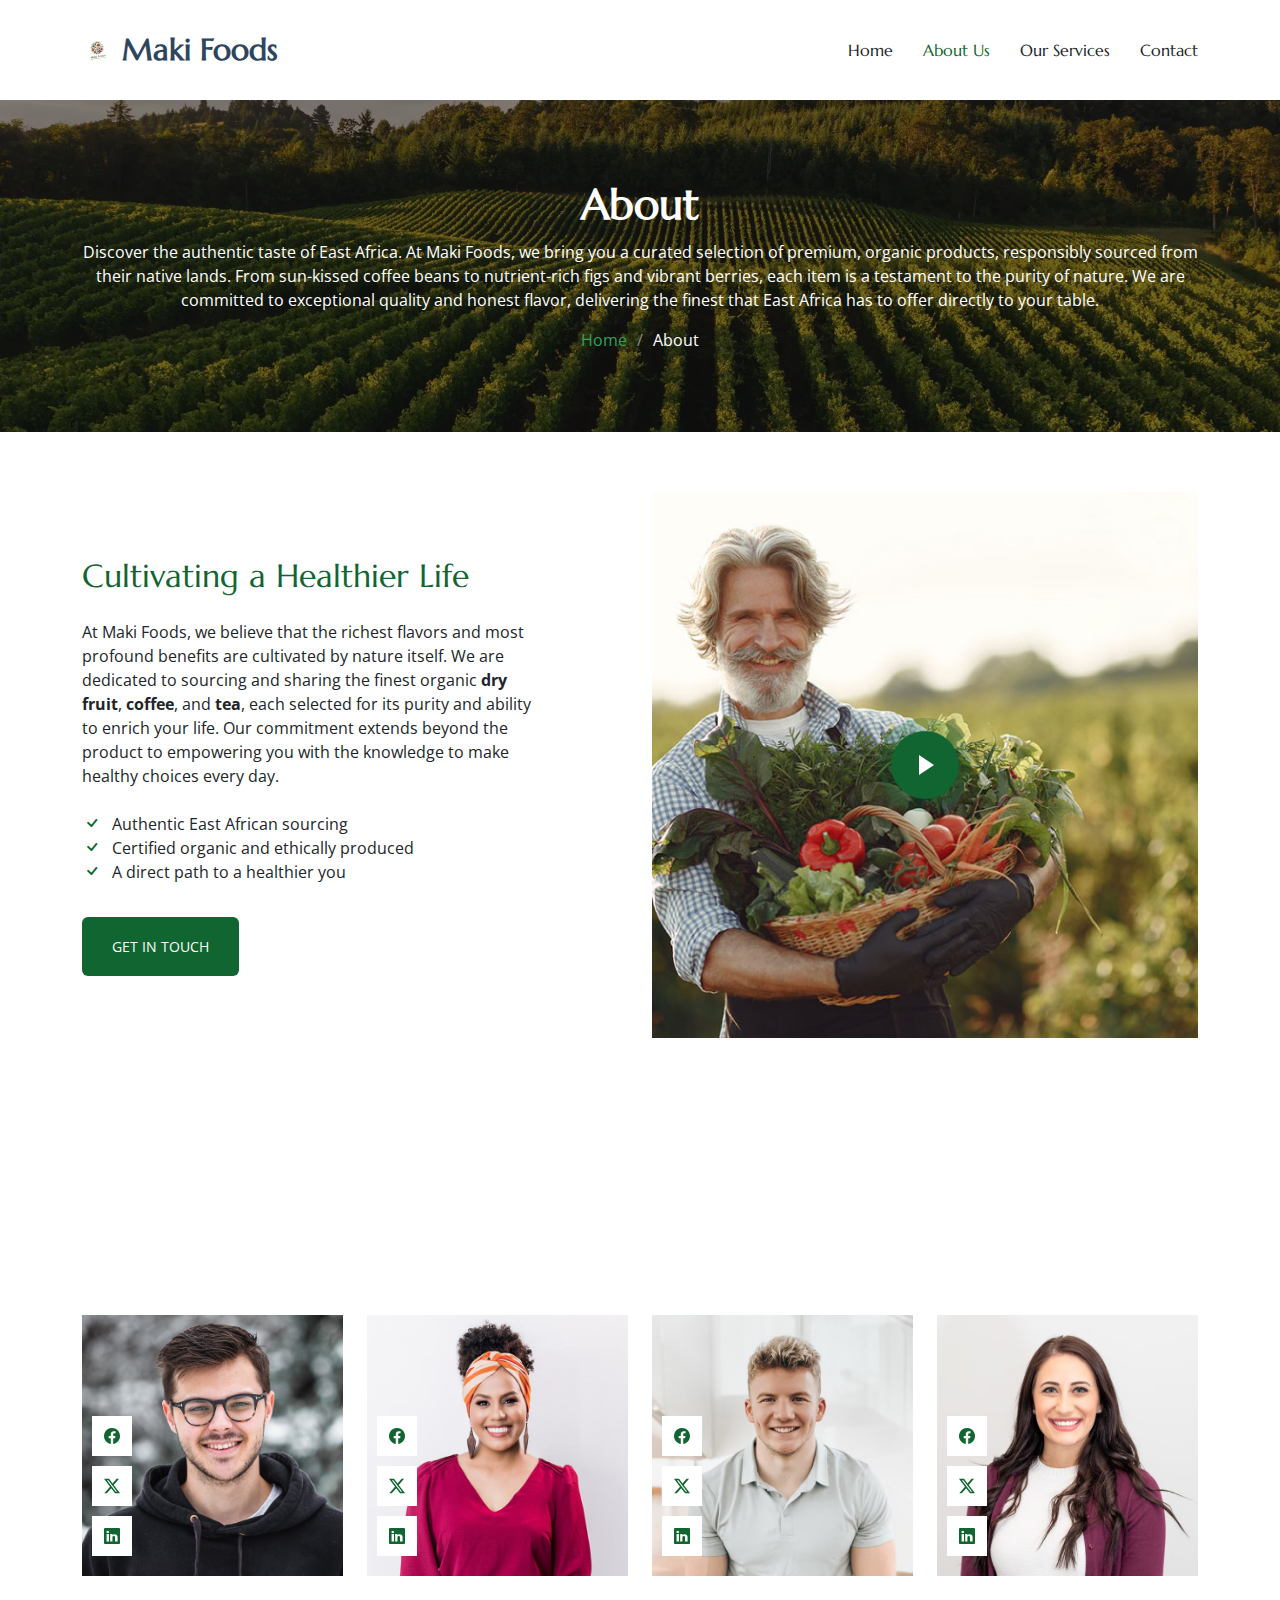
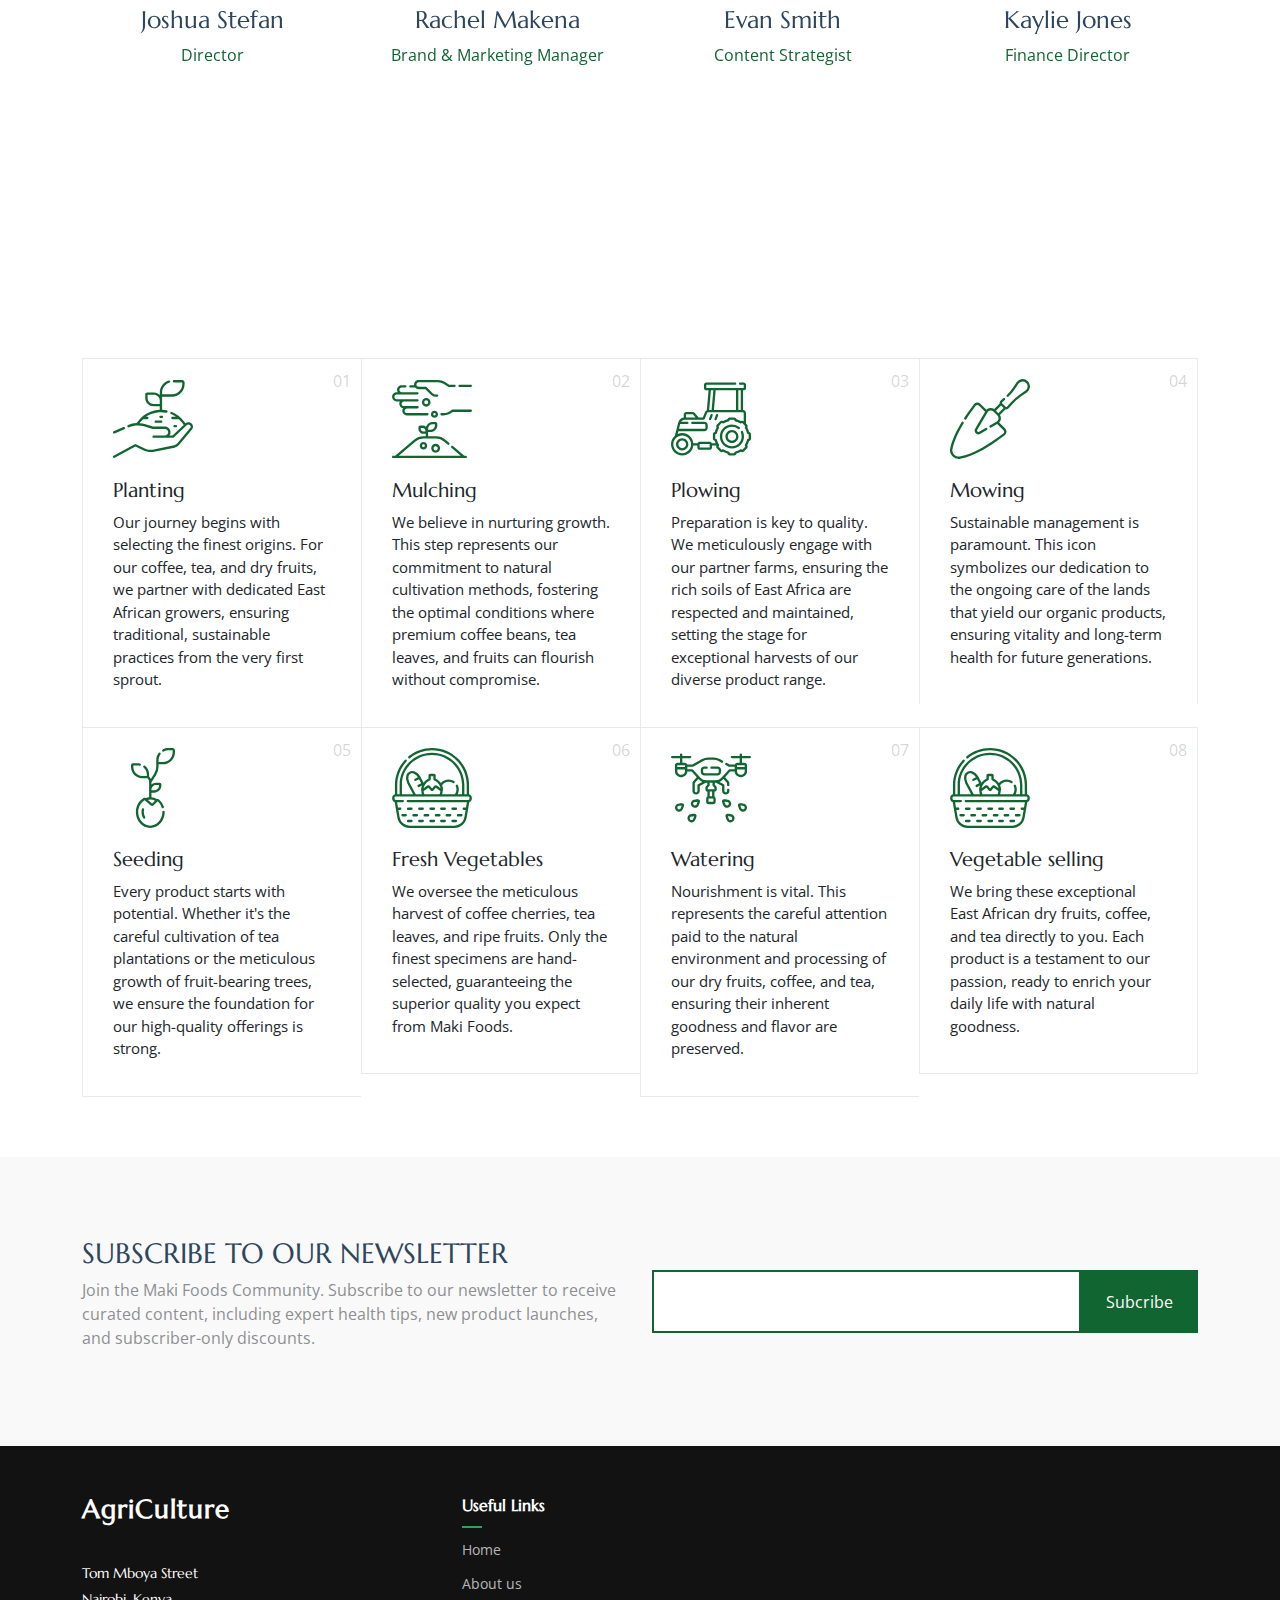
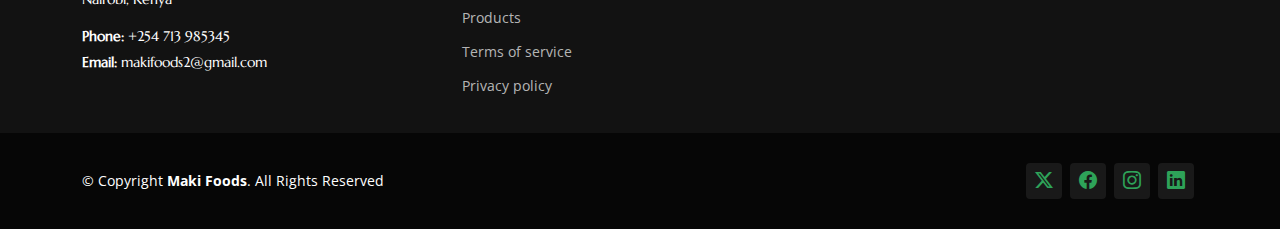
<file: about.html>
<!DOCTYPE html>
<html lang="en">

<head>
  <meta charset="utf-8">
  <meta content="width=device-width, initial-scale=1.0" name="viewport">
  <title>About | Maki Foods</title>
  <meta name="description" content="">
  <meta name="keywords" content="">

  <!-- Favicons -->
  <link href="assets/img/favicon.png" rel="icon">
  <link href="assets/img/apple-touch-icon.png" rel="apple-touch-icon">

  <!-- Fonts -->
  <link href="https://fonts.googleapis.com" rel="preconnect">
  <link href="https://fonts.gstatic.com" rel="preconnect" crossorigin>
  <link href="https://fonts.googleapis.com/css2?family=Open+Sans:ital,wght@0,300;0,400;0,500;0,600;0,700;0,800;1,300;1,400;1,500;1,600;1,700;1,800&family=Marcellus:wght@400&display=swap" rel="stylesheet">

  <!-- Vendor CSS Files -->
  <link href="assets/vendor/bootstrap/css/bootstrap.min.css" rel="stylesheet">
  <link href="assets/vendor/bootstrap-icons/bootstrap-icons.css" rel="stylesheet">
  <link href="assets/vendor/aos/aos.css" rel="stylesheet">
  <link href="assets/vendor/swiper/swiper-bundle.min.css" rel="stylesheet">
  <link href="assets/vendor/glightbox/css/glightbox.min.css" rel="stylesheet">

  <!-- Main CSS File -->
  <link href="assets/css/main.css" rel="stylesheet">


</head>

<body class="about-page">

  <header id="header" class="header d-flex align-items-center position-relative">
    <div class="container-fluid container-xl position-relative d-flex align-items-center justify-content-between">

      <a href="index.html" class="logo d-flex align-items-center">
        <!-- Uncomment the line below if you also wish to use an image logo -->
        <img src="assets/img/favicon2.png" alt="AgriCulture">
        <h1 class="sitename">Maki Foods</h1> 
      </a>

      <nav id="navmenu" class="navmenu">
        <ul>
          <li><a href="index.html">Home</a></li>
          <li><a href="about.html" class="active">About Us</a></li>
          <li><a href="services.html">Our Services</a></li>
          <!-- <li><a href="testimonials.html">Testimonials</a></li>
          <li><a href="blog.html">Blog</a></li>
          <li class="dropdown"><a href="#"><span>Dropdown</span> <i class="bi bi-chevron-down toggle-dropdown"></i></a>
            <ul>
              <li><a href="#">Dropdown 1</a></li>
              <li class="dropdown"><a href="#"><span>Deep Dropdown</span> <i class="bi bi-chevron-down toggle-dropdown"></i></a>
                <ul>
                  <li><a href="#">Deep Dropdown 1</a></li>
                  <li><a href="#">Deep Dropdown 2</a></li>
                  <li><a href="#">Deep Dropdown 3</a></li>
                  <li><a href="#">Deep Dropdown 4</a></li>
                  <li><a href="#">Deep Dropdown 5</a></li>
                </ul>
              </li>
              <li><a href="#">Dropdown 2</a></li>
              <li><a href="#">Dropdown 3</a></li>
              <li><a href="#">Dropdown 4</a></li>
            </ul>
          </li> -->
          <li><a href="contact.html">Contact</a></li>
        </ul>
        <i class="mobile-nav-toggle d-xl-none bi bi-list"></i>
      </nav>

    </div>
  </header>

  <main class="main">

    <!-- Page Title -->
    <div class="page-title dark-background" data-aos="fade" style="background-image: url(assets/img/page-title-bg.webp);">
      <div class="container position-relative">
        <h1>About</h1>
        <p>Discover the authentic taste of East Africa. At Maki Foods, we bring you a curated selection of premium, organic products, responsibly sourced from their native lands. From sun-kissed coffee beans to nutrient-rich figs and vibrant berries, each item is a testament to the purity of nature. We are committed to exceptional quality and honest flavor, delivering the finest that East Africa has to offer directly to your table.</p>
        <nav class="breadcrumbs">
          <ol>
            <li><a href="index.html">Home</a></li>
            <li class="current">About</li>
          </ol>
        </nav>
      </div>
    </div><!-- End Page Title -->

    <!-- About 3 Section -->
    <section id="about-3" class="about-3 section">

      <div class="container">
        <div class="row gy-4 justify-content-between align-items-center">
          <div class="col-lg-6 order-lg-2 position-relative" data-aos="zoom-out">
            <img src="assets/img/img_sq_1.jpg" alt="Image" class="img-fluid">
            <a href="#" class="glightbox pulsating-play-btn">
              <span class="play"><i class="bi bi-play-fill"></i></span>
            </a>
          </div>
          <div class="col-lg-5 order-lg-1" data-aos="fade-up" data-aos-delay="100">
            <h2 class="content-title mb-4">Cultivating a Healthier Life</h2>
            <p class="mb-4">
              At Maki Foods, we believe that the richest flavors and most profound benefits are cultivated by nature itself. We are dedicated to sourcing and sharing the finest organic <strong>dry fruit</strong>, <strong>coffee</strong>, and <strong>tea</strong>, each selected for its purity and ability to enrich your life. Our commitment extends beyond the product to empowering you with the knowledge to make healthy choices every day.
            </p>
            <ul class="list-unstyled list-check">
              <li>Authentic East African sourcing</li>
              <li>Certified organic and ethically produced</li>
              <li>A direct path to a healthier you</li>
            </ul>

            <p><a href="contact.html" class="btn-cta">Get in touch</a></p>
          </div>
        </div>
      </div>
    </section><!-- /About 3 Section -->

    <!-- Team Section -->
    <section class="team-15 team section" id="team">
      <!-- Section Title -->
      <div class="container section-title" data-aos="fade-up">
        <h2>Team</h2>
        <p>The Passion and Purpose Behind Our Products.</p>
      </div><!-- End Section Title -->

      <div class="content">
        <div class="container">

          <div class="row">
            <div class="col-lg-3 col-md-6 mb-4">
              <div class="person">
                <figure>
                  <img src="assets/img/team/team-1.jpg" alt="Image" class="img-fluid">
                  <div class="social">
                    <a href="#"><span class="bi bi-facebook"></span></a>
                    <a href="#"><span class="bi bi-twitter-x"></span></a>
                    <a href="#"><span class="bi bi-linkedin"></span></a>
                  </div>
                </figure>
                <div class="person-contents">
                  <h3>Joshua Stefan</h3>
                  <span class="position">Director</span>
                </div>
              </div>
            </div>

            <div class="col-lg-3 col-md-6 mb-4">
              <div class="person">
                <figure>
                  <img src="assets/img/team/team-2.jpg" alt="Image" class="img-fluid">
                  <div class="social">
                    <a href="#"><span class="bi bi-facebook"></span></a>
                    <a href="#"><span class="bi bi-twitter-x"></span></a>
                    <a href="#"><span class="bi bi-linkedin"></span></a>
                  </div>
                </figure>
                <div class="person-contents">
                  <h3>Rachel Makena</h3>
                  <span class="position">Brand & Marketing Manager</span>
                </div>
              </div>
            </div>

            <div class="col-lg-3 col-md-6 mb-4">
              <div class="person">
                <figure>
                  <img src="assets/img/team/team-3.jpg" alt="Image" class="img-fluid">
                  <div class="social">
                    <a href="#"><span class="bi bi-facebook"></span></a>
                    <a href="#"><span class="bi bi-twitter-x"></span></a>
                    <a href="#"><span class="bi bi-linkedin"></span></a>
                  </div>
                </figure>
                <div class="person-contents">
                  <h3>Evan Smith</h3>
                  <span class="position">Content Strategist</span>
                </div>
              </div>
            </div>

            <div class="col-lg-3 col-md-6 mb-4">
              <div class="person">
                <figure>
                  <img src="assets/img/team/team-4.jpg" alt="Image" class="img-fluid">
                  <div class="social">
                    <a href="#"><span class="bi bi-facebook"></span></a>
                    <a href="#"><span class="bi bi-twitter-x"></span></a>
                    <a href="#"><span class="bi bi-linkedin"></span></a>
                  </div>
                </figure>
                <div class="person-contents">
                  <h3>Kaylie Jones</h3>
                  <span class="position">Finance Director</span>
                </div>
              </div>
            </div>

          </div>
        </div>
      </div>

    </section><!-- /Team Section -->

    <!-- Services Section -->
    <section id="services" class="services section">

      <!-- Section Title -->
      <div class="container section-title" data-aos="fade-up">
        <h2>SERVICES</h2>
        <p>Providing Fresh Produce Every Single Day</p>
      </div><!-- End Section Title -->
      <div class="content">
        <div class="container">
          <div class="row g-0">
            <div class="col-lg-3 col-md-6">
              <div class="service-item">
                <span class="number">01</span>
                <div class="service-item-icon">
                  <svg xmlns="http://www.w3.org/2000/svg" version="1.1" xmlns:xlink="http://www.w3.org/1999/xlink" width="80" height="80" x="0" y="0" viewBox="0 0 509.435 509.435" style="enable-background: new 0 0 512 512" xml:space="preserve" class="">
                    <g>
                      <path d="M7.506 347.639c.994 0 2.005-.199 2.976-.619l62.037-26.857a7.5 7.5 0 0 0 3.903-9.862 7.5 7.5 0 0 0-9.862-3.903L4.523 333.255a7.501 7.501 0 0 0 2.983 14.384zM500.883 283.197c-10.953-10.952-28.175-11.423-39.689-1.267l-10.034-13.307c-19.783-26.239-46.1-46.623-76.103-58.948a7.5 7.5 0 0 0-5.699 13.875c11.136 4.575 21.708 10.382 31.567 17.249h-22.621c-4.143 0-7.5 3.358-7.5 7.5s3.357 7.5 7.5 7.5h41.188a169.382 169.382 0 0 1 19.691 21.855l11.048 14.652-71.171 67.597h-19.48a35.772 35.772 0 0 0 6.775-20.976c0-19.837-16.139-35.975-35.976-35.975h-75.023l-48.33-15.005a160.871 160.871 0 0 0-37.992-6.934l2.533-3.359a169.852 169.852 0 0 1 19.67-21.855h27.398c4.143 0 7.5-3.358 7.5-7.5s-3.357-7.5-7.5-7.5h-8.848a165.125 165.125 0 0 1 38.01-19.73c28.992-10.532 60.376-12.89 90.754-6.821a7.498 7.498 0 0 0 8.824-5.885 7.5 7.5 0 0 0-5.885-8.824 184.517 184.517 0 0 0-28.616-3.4v-83.727h64.189c43.49 0 78.872-35.382 78.872-78.872V22.488c0-8.712-7.088-15.801-15.801-15.801h-51.729c-4.143 0-7.5 3.358-7.5 7.5s3.357 7.5 7.5 7.5h51.729c.441 0 .801.359.801.801v11.051c0 35.219-28.653 63.872-63.872 63.872h-64.189V85.559c0-28.082 18.793-53.262 45.701-61.234a7.5 7.5 0 1 0-4.261-14.382c-15.972 4.732-30.338 14.681-40.451 28.015-10.46 13.79-15.988 30.25-15.988 47.601v16.416c-9.59-9.839-22.97-15.965-37.762-15.965h-43.432c-6.193 0-11.232 5.039-11.232 11.232v23.629c0 29.093 23.669 52.762 52.763 52.762h39.663v22.475a183.375 183.375 0 0 0-55.199 10.86c-32.974 11.978-61.705 33.297-83.085 61.653l-9.313 12.351a161.07 161.07 0 0 0-54.289 12.692 7.5 7.5 0 0 0-3.949 9.844 7.498 7.498 0 0 0 9.844 3.949c31.858-13.616 67.62-15.458 100.696-5.188l49.416 15.343c.72.224 1.47.337 2.224.337h76.161c11.566 0 20.976 9.409 20.976 20.975s-9.409 20.976-20.976 20.976h-71.803c-4.143 0-7.5 3.358-7.5 7.5s3.357 7.5 7.5 7.5h123.477a7.5 7.5 0 0 0 5.165-2.062l83.48-79.289c5.56-5.279 14.158-5.167 19.577.252a13.957 13.957 0 0 1 .853 18.9l-80.942 97.046a37.161 37.161 0 0 1-21.112 12.581L259.57 448.474c-20.377 4.113-41.89 1.365-60.575-7.739l-53.332-25.982a7.507 7.507 0 0 0-6.884.162L3.903 488.665a7.5 7.5 0 0 0 7.197 13.161l131.475-71.888 49.849 24.285c21.631 10.538 46.53 13.72 70.114 8.957l129.506-26.146a52.209 52.209 0 0 0 29.663-17.677l80.942-97.046c9.682-11.61 8.923-28.426-1.766-39.114zM258.212 158.634c-20.822 0-37.763-16.94-37.763-37.762V101.01h39.664c20.822 0 37.762 16.94 37.762 37.762v19.861h-39.663z" fill="currentColor" opacity="1" data-original="currentColor"></path>
                      <path d="M319.171 240.778a7.5 7.5 0 0 0-7.5-7.5h-9.43c-4.143 0-7.5 3.358-7.5 7.5s3.357 7.5 7.5 7.5h9.43a7.5 7.5 0 0 0 7.5-7.5zM272.068 264.08c-4.143 0-7.5 3.358-7.5 7.5s3.357 7.5 7.5 7.5h34.888c4.143 0 7.5-3.358 7.5-7.5s-3.357-7.5-7.5-7.5zM400.305 307.996c4.143 0 7.5-3.358 7.5-7.5s-3.357-7.5-7.5-7.5h-8.172c-4.143 0-7.5 3.358-7.5 7.5s3.357 7.5 7.5 7.5z" fill="currentColor" opacity="1" data-original="currentColor"></path>
                    </g>
                  </svg>
                </div>
                <div class="service-item-content">
                  <h3 class="service-heading">Planting</h3>
                  <p>
                    Our journey begins with selecting the finest origins. For our coffee, tea, and dry fruits, we partner with dedicated East African growers, ensuring traditional, sustainable practices from the very first sprout.
                  </p>
                </div>
              </div>
            </div>
            <div class="col-lg-3 col-md-6">
              <div class="service-item">
                <span class="number">02</span>
                <div class="service-item-icon">
                  <svg xmlns="http://www.w3.org/2000/svg" version="1.1" xmlns:xlink="http://www.w3.org/1999/xlink" width="80" height="80" x="0" y="0" viewBox="0 0 514.314 514.314" style="enable-background: new 0 0 512 512" xml:space="preserve" class="">
                    <g>
                      <path d="M434.176 51.297h72.639c4.143 0 7.5-3.358 7.5-7.5s-3.357-7.5-7.5-7.5h-72.639c-4.143 0-7.5 3.358-7.5 7.5s3.357 7.5 7.5 7.5zM117.994 54.791h30.852c5.47 6.605 13.729 10.82 22.955 10.82h42.865l35.886 35.886c8.246 8.246 19.209 12.787 30.869 12.787h8.32c4.143 0 7.5-3.358 7.5-7.5s-3.357-7.5-7.5-7.5h-8.32c-7.654 0-14.85-2.981-20.262-8.393l-38.083-38.083a7.5 7.5 0 0 0-5.304-2.197H171.8c-8.159 0-14.797-6.638-14.797-14.797s6.638-14.797 14.797-14.797h123.757a66.756 66.756 0 0 1 35.416 10.157l30.374 18.983a7.497 7.497 0 0 0 3.975 1.14h36.891c4.143 0 7.5-3.358 7.5-7.5s-3.357-7.5-7.5-7.5h-34.739l-28.551-17.843a81.742 81.742 0 0 0-43.365-12.437H171.801c-16.43 0-29.797 13.367-29.797 29.798 0 1.349.099 2.675.273 3.977h-24.283a7.5 7.5 0 1 0 0 14.999zM30.38 144.476h20.344a29.724 29.724 0 0 0-4.003 14.921c0 14.399 10.225 26.453 23.795 29.288a29.746 29.746 0 0 0-4.371 15.555c0 16.499 13.423 29.921 29.921 29.921h131.637a7.5 7.5 0 0 0 7.498-7.688 7.5 7.5 0 0 0-8.307-7.311H96.065c-8.228 0-14.921-6.694-14.921-14.921s6.693-14.921 14.921-14.921H163.9c4.143 0 7.5-3.358 7.5-7.5s-3.357-7.5-7.5-7.5H76.643c-8.228 0-14.922-6.694-14.922-14.921s6.694-14.921 14.922-14.921H163.9c4.143 0 7.5-3.358 7.5-7.5s-3.357-7.5-7.5-7.5H30.38c-8.228 0-14.921-6.694-14.921-14.921s6.693-14.921 14.921-14.921H163.9c4.143 0 7.5-3.358 7.5-7.5s-3.357-7.5-7.5-7.5H62.547c-8.228 0-14.921-6.694-14.921-14.921s6.693-14.921 14.921-14.921h23.485c4.143 0 7.5-3.358 7.5-7.5s-3.357-7.5-7.5-7.5H62.547c-16.498 0-29.921 13.423-29.921 29.921a29.719 29.719 0 0 0 4.003 14.921H30.38C13.882 84.636.459 98.059.459 114.557s13.423 29.919 29.921 29.919zM506.814 196.74H389.248a7.497 7.497 0 0 0-4.629 1.599l-5.613 4.403c-13.495 10.588-30.375 16.42-47.529 16.42h-12.272a7.5 7.5 0 0 0-8.309 7.5 7.5 7.5 0 0 0 7.5 7.5h13.081c20.496 0 40.664-6.967 56.788-19.618l3.574-2.804h114.976a7.5 7.5 0 1 0-.001-15z" fill="currentColor" opacity="1" data-original="currentColor" class=""></path>
                      <path d="M192.215 150.164c0 15.372 12.506 27.878 27.878 27.878s27.879-12.506 27.879-27.878-12.507-27.878-27.879-27.878-27.878 12.506-27.878 27.878zm40.757 0c0 7.101-5.777 12.878-12.879 12.878-7.101 0-12.878-5.777-12.878-12.878s5.777-12.878 12.878-12.878c7.101-.001 12.879 5.777 12.879 12.878zM273.049 203.771c-12.599 0-22.848 10.25-22.848 22.848s10.249 22.847 22.848 22.847 22.848-10.249 22.848-22.847-10.25-22.848-22.848-22.848zm0 30.695c-4.327 0-7.848-3.52-7.848-7.847s3.521-7.848 7.848-7.848 7.848 3.521 7.848 7.848-3.521 7.847-7.848 7.847zM474.178 493.298h-9.202l-73.199-62.323c-3.155-2.686-7.888-2.305-10.573.849s-2.305 7.887.849 10.572l59.785 50.902H43.105l108.164-92.092a77.855 77.855 0 0 1 50.423-18.558h81.558a77.851 77.851 0 0 1 50.423 18.558l24.029 20.458a7.498 7.498 0 0 0 10.573-.849 7.5 7.5 0 0 0-.849-10.572l-24.029-20.458a92.867 92.867 0 0 0-60.147-22.137h-51.158v-26.806h15.44c24.205 0 43.896-19.692 43.896-43.897v-8.808c0-6.785-5.52-12.305-12.305-12.305h-18.135c-19.99 0-36.891 13.437-42.174 31.749-5.716-4.945-13.156-7.947-21.29-7.947h-15.061c-6.942 0-12.591 5.648-12.591 12.592v7.399c0 17.97 14.619 32.589 32.589 32.589h14.629v15.433h-15.399a92.867 92.867 0 0 0-60.147 22.137L19.967 493.298H7.5c-4.143 0-7.5 3.358-7.5 7.5s3.357 7.5 7.5 7.5h466.678a7.5 7.5 0 0 0 0-15zM232.092 319.73c0-15.934 12.963-28.897 28.897-28.897h15.439v6.112c0 15.934-12.963 28.897-28.896 28.897h-15.44zm-16.978 17.485h-12.651c-9.698 0-17.589-7.89-17.589-17.589v-4.991h12.651c9.698 0 17.589 7.89 17.589 17.589z" fill="currentColor" opacity="1" data-original="currentColor" class=""></path>
                      <path d="M178.358 429.065c0 13.218 10.754 23.972 23.972 23.972s23.972-10.753 23.972-23.972-10.754-23.972-23.972-23.972-23.972 10.753-23.972 23.972zm32.944 0c0 4.947-4.024 8.972-8.972 8.972s-8.972-4.025-8.972-8.972 4.024-8.972 8.972-8.972 8.972 4.024 8.972 8.972zM252.23 445.536c0 15.706 12.777 28.484 28.483 28.484s28.484-12.778 28.484-28.484-12.778-28.484-28.484-28.484-28.483 12.778-28.483 28.484zm41.968 0c0 7.435-6.049 13.484-13.484 13.484s-13.483-6.049-13.483-13.484 6.049-13.484 13.483-13.484c7.435 0 13.484 6.049 13.484 13.484z" fill="currentColor" opacity="1" data-original="currentColor" class=""></path>
                    </g>
                  </svg>
                </div>
                <div class="service-item-content">
                  <h3 class="service-heading">Mulching</h3>
                  <p>
                    We believe in nurturing growth. This step represents our commitment to natural cultivation methods, fostering the optimal conditions where premium coffee beans, tea leaves, and fruits can flourish without compromise.
                  </p>
                </div>
              </div>
            </div>
            <div class="col-lg-3 col-md-6">
              <div class="service-item">
                <span class="number">03</span>
                <div class="service-item-icon">
                  <svg xmlns="http://www.w3.org/2000/svg" version="1.1" xmlns:xlink="http://www.w3.org/1999/xlink" width="80" height="80" x="0" y="0" viewBox="0 0 516.53 516.53" style="enable-background: new 0 0 512 512" xml:space="preserve" class="">
                    <g>
                      <path d="M504.085 341.447a113.617 113.617 0 0 0-11.524-27.805c3.866-6.212 3.104-14.506-2.288-19.897l-5.804-5.804v-67.388c0-10.907-8.398-19.878-19.066-20.817V73.099h4.012c8.301 0 15.054-6.753 15.054-15.054V37.599c0-8.301-6.753-15.054-15.054-15.054h-23.242a7.5 7.5 0 0 0 0 15l23.296.054-.054 20.5-241.554-.054.054-20.5H414.21a7.5 7.5 0 0 0 0-15H227.916c-8.301 0-15.054 6.753-15.054 15.054v20.446c0 8.301 6.753 15.054 15.054 15.054h14.719L231.27 201.13c-5.215 2.077-9.463 6.215-11.642 11.675l-14.014 35.128h-27.323l-24.417-28.857a16.73 16.73 0 0 0-12.795-5.936H99.071c-9.242 0-16.761 7.519-16.761 16.761v18.66a44.759 44.759 0 0 0-35.97 33.278L24.937 367.09C9.676 380.359 0 399.894 0 421.658c0 39.881 32.446 72.327 72.328 72.327 37.349 0 68.174-28.457 71.938-64.827h25.905v12.546c0 8.282 6.738 15.02 15.02 15.02h64.364c8.282 0 15.02-6.738 15.02-15.02v-12.546h29.374c-3.278 6.098-2.356 13.875 2.785 19.016l19.555 19.554a16 16 0 0 0 11.388 4.718c3.045 0 5.961-.839 8.506-2.431a113.556 113.556 0 0 0 27.808 11.525c1.662 7.123 8.064 12.445 15.686 12.445h27.655c7.602 0 13.99-5.293 15.672-12.441a113.582 113.582 0 0 0 27.814-11.525 15.986 15.986 0 0 0 8.514 2.427c4.302 0 8.346-1.675 11.388-4.717l19.555-19.555c5.396-5.396 6.156-13.7 2.29-19.901a113.607 113.607 0 0 0 11.522-27.801c7.123-1.662 12.445-8.064 12.445-15.686v-27.655c-.002-7.621-5.324-14.023-12.447-15.684zm-53.681-141.805h-15.681V73.099h15.681zM419.723 73.099v126.543h-142.46l11.233-126.543zm-146.286 0-11.233 126.543h-15.743l11.234-126.543zM99.071 228.14h42.008c.519 0 1.008.227 1.344.624l16.219 19.169H97.311v-18.032c0-.971.79-1.761 1.76-1.761zm-51.11 108.845h167.157c12.315 0 22.334-10.019 22.334-22.334v-16.152c0-12.315-10.019-22.334-22.334-22.334h-77.364a7.5 7.5 0 0 0 0 15h77.364c4.044 0 7.334 3.29 7.334 7.334v16.152c0 4.044-3.29 7.334-7.334 7.334H51.727l7.738-30.821h46.327a7.5 7.5 0 0 0 0-15h-40.76a29.774 29.774 0 0 1 24.779-13.231h120.886a7.5 7.5 0 0 0 6.966-4.721l15.897-39.849a5.883 5.883 0 0 1 5.49-3.721h224.51a5.916 5.916 0 0 1 5.91 5.91v52.522c-5.348-4.343-12.853-4.747-18.636-1.165a113.598 113.598 0 0 0-27.818-11.532c-1.662-7.123-8.063-12.445-15.685-12.445h-27.655c-7.602 0-13.99 5.294-15.672 12.441a113.583 113.583 0 0 0-27.818 11.527c-6.213-3.868-14.506-3.104-19.897 2.288l-19.555 19.555c-5.375 5.375-6.149 13.637-2.28 19.884a113.572 113.572 0 0 0-11.531 27.818c-7.123 1.662-12.445 8.063-12.445 15.685v27.655c0 7.602 5.293 13.99 12.441 15.672 1.242 4.67 2.784 9.24 4.603 13.699h-24.12c-2.277-5.402-7.626-9.204-13.847-9.204h-64.364c-6.221 0-11.569 3.802-13.847 9.204h-27.078c-3.764-36.371-34.589-64.828-71.938-64.828a71.896 71.896 0 0 0-28.994 6.086zm24.367 142c-31.61 0-57.328-25.717-57.328-57.327s25.717-57.328 57.328-57.328 57.327 25.717 57.327 57.328-25.717 57.327-57.327 57.327zm177.24-37.262h-.013l-64.384-.02.02-21.75 64.384.02zm251.962-56.937c0 .609-.496 1.105-1.189 1.105-4.816 0-8.956 3.287-10.065 7.992a98.695 98.695 0 0 1-12.139 29.288c-2.543 4.113-1.939 9.365 1.447 12.75l.084.084a1.105 1.105 0 0 1 0 1.562l-19.555 19.555a1.085 1.085 0 0 1-.781.323c-.208 0-.514-.056-.761-.303a3.326 3.326 0 0 0-.084-.084c-3.406-3.407-8.658-4.01-12.77-1.467a98.657 98.657 0 0 1-29.288 12.138c-4.706 1.11-7.992 5.25-7.992 10.15 0 .609-.496 1.105-1.104 1.105h-27.655c-.609 0-1.105-.496-1.105-1.189 0-4.816-3.287-8.956-7.992-10.066a98.69 98.69 0 0 1-29.287-12.137 10.35 10.35 0 0 0-5.455-1.561c-2.68 0-5.338 1.049-7.38 3.091a1.085 1.085 0 0 1-.781.323c-.208 0-.513-.056-.781-.324l-19.555-19.555c-.431-.431-.431-1.132.064-1.627 3.406-3.406 4.009-8.657 1.466-12.77a98.66 98.66 0 0 1-12.138-29.287c-1.11-4.706-5.25-7.992-10.15-7.992a1.107 1.107 0 0 1-1.105-1.105V357.13c0-.609.496-1.104 1.189-1.104 4.816 0 8.956-3.287 10.066-7.992a98.661 98.661 0 0 1 12.138-29.288c2.542-4.112 1.939-9.364-1.531-12.833a1.106 1.106 0 0 1 0-1.563l19.555-19.555c.431-.431 1.132-.431 1.626.064 3.407 3.408 8.658 4.011 12.77 1.467a98.666 98.666 0 0 1 29.288-12.138c4.706-1.11 7.992-5.25 7.992-10.15 0-.609.496-1.105 1.105-1.105h27.655c.609 0 1.104.496 1.104 1.189 0 4.816 3.287 8.956 7.992 10.066a98.664 98.664 0 0 1 29.288 12.139c4.113 2.543 9.365 1.939 12.833-1.531a1.107 1.107 0 0 1 1.563 0l19.555 19.555c.431.431.431 1.132-.062 1.625-3.408 3.406-4.012 8.658-1.468 12.771a98.666 98.666 0 0 1 12.138 29.288c1.11 4.706 5.25 7.992 10.066 7.992h.084c.609 0 1.105.496 1.105 1.104z" fill="currentColor" opacity="1" data-original="currentColor" class=""></path>
                      <path d="M454.895 335.721a7.5 7.5 0 0 0-3.834 9.889 62.412 62.412 0 0 1 5.335 25.349c0 34.678-28.213 62.891-62.891 62.891s-62.891-28.213-62.891-62.891c0-34.679 28.213-62.892 62.891-62.892a62.934 62.934 0 0 1 40.397 14.703 7.5 7.5 0 0 0 10.566-.923 7.5 7.5 0 0 0-.923-10.566 77.96 77.96 0 0 0-50.041-18.213c-42.949 0-77.891 34.942-77.891 77.892 0 42.949 34.942 77.891 77.891 77.891s77.891-34.942 77.891-77.891c0-10.895-2.224-21.46-6.611-31.403a7.5 7.5 0 0 0-9.889-3.836zM72.328 381.807c-21.974 0-39.851 17.877-39.851 39.851s17.877 39.851 39.851 39.851 39.851-17.877 39.851-39.851-17.878-39.851-39.851-39.851zm0 64.702c-13.703 0-24.851-11.148-24.851-24.851s11.148-24.851 24.851-24.851 24.851 11.148 24.851 24.851-11.149 24.851-24.851 24.851z" fill="currentColor" opacity="1" data-original="currentColor" class=""></path>
                      <path d="M393.504 328.829c-23.23 0-42.13 18.899-42.13 42.13 0 23.23 18.899 42.129 42.13 42.129s42.13-18.899 42.13-42.129-18.9-42.13-42.13-42.13zm0 69.26c-14.959 0-27.13-12.17-27.13-27.129s12.17-27.13 27.13-27.13 27.13 12.17 27.13 27.13c0 14.958-12.171 27.129-27.13 27.129zM249.861 265.585a7.487 7.487 0 0 0 2.663.491 7.503 7.503 0 0 0 7.013-4.838l9.438-24.841a7.5 7.5 0 0 0-14.022-5.328l-9.438 24.841a7.499 7.499 0 0 0 4.346 9.675zM285.384 265.585a7.487 7.487 0 0 0 2.663.491 7.502 7.502 0 0 0 7.012-4.838l9.439-24.841a7.5 7.5 0 0 0-4.347-9.675 7.5 7.5 0 0 0-9.675 4.347l-9.439 24.841a7.5 7.5 0 0 0 4.347 9.675z" fill="currentColor" opacity="1" data-original="currentColor" class=""></path>
                    </g>
                  </svg>
                </div>
                <div class="service-item-content">
                  <h3 class="service-heading">Plowing</h3>
                  <p>
                    Preparation is key to quality. We meticulously engage with our partner farms, ensuring the rich soils of East Africa are respected and maintained, setting the stage for exceptional harvests of our diverse product range.
                  </p>
                </div>
              </div>
            </div>
            <div class="col-lg-3 col-md-6">
              <div class="service-item">
                <span class="number">04</span>
                <div class="service-item-icon">
                  <svg xmlns="http://www.w3.org/2000/svg" version="1.1" xmlns:xlink="http://www.w3.org/1999/xlink" width="80" height="80" x="0" y="0" viewBox="0 0 509.389 509.389" style="enable-background: new 0 0 512 512" xml:space="preserve" class="">
                    <g>
                      <path d="M495.69 14.267A46.636 46.636 0 0 0 458.364.766a46.637 46.637 0 0 0-34.257 20.05l-24.614 35.749a309.594 309.594 0 0 1-37.289 44.521 7.5 7.5 0 0 0 10.544 10.668 324.596 324.596 0 0 0 39.1-46.684l24.614-35.749a31.674 31.674 0 0 1 23.268-13.618 31.66 31.66 0 0 1 25.354 9.17 31.681 31.681 0 0 1 9.171 25.355 31.679 31.679 0 0 1-13.618 23.267l-35.75 24.615a324.066 324.066 0 0 0-59.859 53.246l-22.502 25.667a5.412 5.412 0 0 1-3.933 1.86c-1.518.071-2.966-.518-4.047-1.599l-21.873-21.872c-1.081-1.082-1.649-2.52-1.599-4.048s.711-2.925 1.86-3.933l15.802-13.854a7.5 7.5 0 0 0-9.889-11.279l-15.802 13.854a20.546 20.546 0 0 0-6.964 14.719 20.37 20.37 0 0 0 .64 5.69l-35.241 35.241c-7.726-5.323-17.119-7.656-26.65-6.449-8.734 1.104-16.614 5.058-22.612 11.157l-37.903-37.903a28.552 28.552 0 0 0-22.3-8.292 28.547 28.547 0 0 0-20.847 11.457c-23.749 31.972-43.447 60.009-60.222 85.713a7.5 7.5 0 0 0 6.275 11.6 7.495 7.495 0 0 0 6.288-3.402c16.606-25.447 36.135-53.239 59.7-84.966a13.562 13.562 0 0 1 9.903-5.441 13.585 13.585 0 0 1 10.595 3.939l39.789 39.789-63.489 107.398c-5.606 9.484-4.179 21.121 3.554 28.957 4.724 4.785 10.89 7.271 17.211 7.271 4.233-.001 8.536-1.115 12.519-3.399l40.792-24.114a7.499 7.499 0 1 0-7.632-12.912l-40.706 24.064c-4.745 2.723-9.055 1.038-11.506-1.446-1.129-1.144-4.561-5.302-1.318-10.787L239.37 211.63c3.736-6.32 10.058-10.474 17.342-11.395 7.292-.918 14.44 1.529 19.633 6.722l25.938 25.938c5.187 5.186 7.654 12.36 6.771 19.686-.878 7.28-4.911 13.598-10.99 17.288l-44.019 26.021a7.5 7.5 0 0 0 7.632 12.912l38.725-22.893 40.397 40.396a13.558 13.558 0 0 1 3.938 10.564 13.606 13.606 0 0 1-5.428 9.926c-54.818 40.993-97.27 69.301-137.646 91.785-50.099 27.898-95.647 45.713-139.25 54.462-13.202 2.648-26.235-1.337-35.759-10.935a40.033 40.033 0 0 1-10.799-36.472c10.129-48.517 33.232-101.845 70.63-163.033a7.501 7.501 0 0 0-12.799-7.823c-38.309 62.679-62.028 117.563-72.515 167.79-3.796 18.186 1.75 36.916 14.835 50.103 10.368 10.45 24.27 16.146 38.625 16.145 3.564 0 7.159-.352 10.732-1.068 45.149-9.06 92.12-27.398 143.597-56.063 40.984-22.823 83.956-51.469 139.331-92.878a28.597 28.597 0 0 0 11.407-20.864 28.554 28.554 0 0 0-8.292-22.245l-38.525-38.525c6.079-6.031 10.002-13.987 11.063-22.799 1.106-9.18-1.037-18.215-5.937-25.753l35.39-35.39a20.4 20.4 0 0 0 5.022.654 20.546 20.546 0 0 0 15.384-6.975l22.502-25.667a309.032 309.032 0 0 1 57.086-50.779l35.749-24.614a46.635 46.635 0 0 0 20.05-34.256 46.63 46.63 0 0 0-13.5-37.328zM340.732 184.685l-32.723 32.723-15.459-15.459 32.723-32.723z" fill="currentColor" opacity="1" data-original="currentColor"></path>
                    </g>
                  </svg>
                </div>
                <div class="service-item-content">
                  <h3 class="service-heading">Mowing</h3>
                  <p>
                    Sustainable management is paramount. This icon symbolizes our dedication to the ongoing care of the lands that yield our organic products, ensuring vitality and long-term health for future generations.
                  </p>
                </div>
              </div>
            </div>

            <div class="col-lg-3 col-md-6">
              <div class="service-item">
                <span class="number">05</span>
                <div class="service-item-icon">
                  <svg xmlns="http://www.w3.org/2000/svg" version="1.1" xmlns:xlink="http://www.w3.org/1999/xlink" width="80" height="80" x="0" y="0" viewBox="0 0 513.089 513.089" style="enable-background: new 0 0 512 512" xml:space="preserve" class="">
                    <g>
                      <path d="M194.209 386.877a7.497 7.497 0 0 0-9.15 5.363 75.07 75.07 0 0 0-2.428 18.947c0 13.789 3.615 27 10.454 38.204a7.494 7.494 0 0 0 10.308 2.495 7.5 7.5 0 0 0 2.494-10.309c-5.401-8.851-8.257-19.359-8.257-30.39a60.09 60.09 0 0 1 1.941-15.16 7.497 7.497 0 0 0-5.362-9.15z" fill="currentColor" opacity="1" data-original="currentColor"></path>
                      <path d="M382.56 0h-27.319c-12.654 0-25.236 3.119-36.386 9.021a7.5 7.5 0 0 0 7.018 13.258c9.124-4.83 19.005-7.278 29.368-7.278h27.222v12.022c0 34.679-28.213 62.892-62.892 62.892h-27.222V77.893c0-13.309 4.12-26.038 11.914-36.811a7.5 7.5 0 0 0-12.153-8.793c-9.657 13.347-14.762 29.117-14.762 45.604V119.154a88.294 88.294 0 0 1-14.296 48.23l-20.501 31.543a46.65 46.65 0 0 0-9.615-13.916l-1.273-1.273v-14.053c0-21.604-9.58-41.872-26.284-55.608a7.5 7.5 0 0 0-9.528 11.586c13.226 10.876 20.812 26.922 20.812 44.022v9.66h-29.069c-31.412 0-56.968-25.556-56.968-56.968v-9.66h29.069c3.454 0 6.976.329 10.467.977a7.5 7.5 0 0 0 2.738-14.748 72.57 72.57 0 0 0-13.205-1.229h-31.883c-6.72 0-12.187 5.467-12.187 12.186v12.474c0 39.684 32.284 71.968 71.968 71.968h33.463l1.273 1.273c5.979 5.979 9.271 13.927 9.271 22.381v98.306a79.003 79.003 0 0 0-21.446 5.114c-4.152-2.798-9.597-3.045-13.983-.509-30.558 17.671-49.541 52.263-49.541 90.277 0 56.188 41.481 101.901 92.47 101.901s92.47-45.713 92.47-101.901c0-.237-.004-.473-.009-.709l-.005-.334a7.5 7.5 0 0 0-7.499-7.433h-.068a7.5 7.5 0 0 0-7.433 7.567l.014.909c0 47.917-34.753 86.901-77.47 86.901s-77.47-38.984-77.47-86.901c0-32.212 15.656-61.449 40.948-76.643l40.182 34.094c5.225 4.433 13.1 4.099 17.929-.761l25.512-25.668c11.649 10.022 20.473 23.408 25.562 38.809a7.496 7.496 0 0 0 9.475 4.768 7.5 7.5 0 0 0 4.768-9.474c-6.15-18.613-17.027-34.756-31.454-46.681-4.011-3.317-9.358-3.923-13.824-1.93-10.53-6.377-22.136-10.243-34.128-11.384v-29.695h18.365c25.013 0 45.362-20.35 45.362-45.362v-7.928c0-6.115-4.975-11.089-11.089-11.089h-22.276c-11.667 0-22.318 4.429-30.362 11.693v-13.713l29.028-44.665a103.263 103.263 0 0 0 16.72-56.404v-14.239h27.222c42.949 0 77.892-34.942 77.892-77.892v-12.12C397.462 6.685 390.777 0 382.56 0zM251.211 356.136l-27.468-23.306a63.694 63.694 0 0 1 15.358-1.884c10.366 0 20.534 2.525 29.851 7.34zm25.752-118.894h18.365v4.017c0 16.742-13.62 30.362-30.362 30.362h-18.365v-4.017c0-16.741 13.62-30.362 30.362-30.362z" fill="currentColor" opacity="1" data-original="currentColor"></path>
                    </g>
                  </svg>
                </div>
                <div class="service-item-content">
                  <h3 class="service-heading">Seeding</h3>
                  <p>
                    Every product starts with potential. Whether it's the careful cultivation of tea plantations or the meticulous growth of fruit-bearing trees, we ensure the foundation for our high-quality offerings is strong.
                  </p>
                </div>
              </div>
            </div>
            <div class="col-lg-3 col-md-6">
              <div class="service-item">
                <span class="number">06</span>
                <div class="service-item-icon">
                  <svg xmlns="http://www.w3.org/2000/svg" version="1.1" xmlns:xlink="http://www.w3.org/1999/xlink" width="80" height="80" x="0" y="0" viewBox="0 0 511.67 511.67" style="enable-background: new 0 0 512 512" xml:space="preserve" class="">
                    <g>
                      <path d="M492.96 296.401v-59.276c0-63.338-24.665-122.886-69.452-167.673C378.721 24.666 319.174 0 255.835 0c-54.517 0-107.757 18.967-149.914 53.407a7.5 7.5 0 1 0 9.491 11.616C154.896 32.765 204.767 15 255.835 15c59.332 0 115.112 23.105 157.066 65.059 41.953 41.954 65.059 97.734 65.059 157.066v58.7h-15v-58.7C462.96 122.916 370.044 30 255.835 30S48.71 122.916 48.71 237.125v58.7h-15v-58.7c0-56.142 21.01-109.737 59.158-150.913a7.502 7.502 0 0 0-11.004-10.195C41.139 119.975 18.71 177.19 18.71 237.125v59.276c-10.029 2.3-17.535 11.291-17.535 22.008v5.81c0 10.194 6.791 18.828 16.085 21.627l16.782 99.17c6.535 38.622 39.71 66.654 78.882 66.654h285.822c39.172 0 72.347-28.032 78.882-66.654l16.782-99.17c9.294-2.798 16.085-11.432 16.085-21.627v-5.81c0-10.717-7.506-19.708-17.535-22.008zM63.71 237.125C63.71 131.187 149.896 45 255.835 45S447.96 131.187 447.96 237.125v58.7h-27.888a64.77 64.77 0 0 0 7.259-29.747c0-9.561-2.046-18.787-6.081-27.423a7.5 7.5 0 0 0-13.59 6.35c3.1 6.633 4.671 13.723 4.671 21.073a49.851 49.851 0 0 1-9.875 29.747h-82.073a68.421 68.421 0 0 0 3.912-22.766l-.003-.369a10.737 10.737 0 0 0 2.441-7.707l-.074-.952a81.022 81.022 0 0 0-6.053-25.058c9.161-14.126 24.883-22.763 41.856-22.763a49.676 49.676 0 0 1 26.83 7.844 7.5 7.5 0 0 0 8.086-12.634 64.65 64.65 0 0 0-34.916-10.21c-19.407 0-37.547 8.686-49.744 23.261a81.08 81.08 0 0 0-25.89-24.171l-7.325-4.298v-19.86c0-6.111-4.972-11.083-11.083-11.083h-24.17c-6.111 0-11.083 4.972-11.083 11.083v19.86l-7.325 4.298a81.067 81.067 0 0 0-24.083 21.633l-21.606-40.574a68.923 68.923 0 0 0-37.588-32.526 39.21 39.21 0 0 0-31.641 2.285 39.215 39.215 0 0 0-19.556 24.977 68.922 68.922 0 0 0 6.006 49.343l37.481 70.388H63.71zm88.14 58.7-41.235-77.438a53.95 53.95 0 0 1-4.701-38.625c1.687-6.691 5.971-12.162 12.061-15.405 6.091-3.244 13.022-3.745 19.516-1.409a53.936 53.936 0 0 1 28.384 23.614L146.29 196.99a7.5 7.5 0 0 0 7.051 13.241l19.627-10.451 13.619 25.575-19.627 10.451a7.5 7.5 0 0 0 7.051 13.241l17.809-9.483a81.015 81.015 0 0 0-5.807 24.466l-.074.961a10.774 10.774 0 0 0 1.468 6.319c-.018.6-.03 1.185-.03 1.752a68.427 68.427 0 0 0 3.914 22.766H151.85zm116.357-89.059 11.029 6.472a66.163 66.163 0 0 1 31.323 43.794l-23.74-16.479a13.027 13.027 0 0 0-17.511 2.36l-12.974 15.524-12.974-15.525c-2.59-3.099-6.283-4.719-10.029-4.719-2.584 0-5.193.771-7.481 2.359l-23.74 16.478a66.163 66.163 0 0 1 31.323-43.794l11.029-6.472a7.5 7.5 0 0 0 3.704-6.469v-20.238h16.336v20.238a7.504 7.504 0 0 0 3.705 6.471zm-60.729 89.059a53.472 53.472 0 0 1-5.062-20.774c.171-.105.342-.21.509-.326l30.046-20.854 15.047 18.007c2.065 2.471 5.097 3.888 8.317 3.888s6.252-1.417 8.317-3.888v-.001l15.047-18.006 29.574 20.527a53.458 53.458 0 0 1-5.081 21.428h-96.714zm288.017 28.394c0 4.182-3.402 7.584-7.584 7.584H101.084c-4.143 0-7.5 3.358-7.5 7.5s3.357 7.5 7.5 7.5h377.952l-5.751 33.987h-14.299c-4.143 0-7.5 3.358-7.5 7.5s3.357 7.5 7.5 7.5h11.76l-7.907 46.723a64.83 64.83 0 0 1-64.093 54.157H112.924a64.83 64.83 0 0 1-64.093-54.157l-7.907-46.723h11.76c4.143 0 7.5-3.358 7.5-7.5s-3.357-7.5-7.5-7.5H38.386l-5.751-33.987h36.487c4.143 0 7.5-3.358 7.5-7.5s-3.357-7.5-7.5-7.5H23.759c-4.182 0-7.584-3.402-7.584-7.584v-5.81c0-4.182 3.402-7.584 7.584-7.584h464.152c4.182 0 7.584 3.402 7.584 7.584z" fill="currentColor" opacity="1" data-original="currentColor"></path>
                      <path d="M246.338 395.79h21.993c4.143 0 7.5-3.358 7.5-7.5s-3.357-7.5-7.5-7.5h-21.993c-4.143 0-7.5 3.358-7.5 7.5s3.357 7.5 7.5 7.5zM174.455 395.79h21.994c4.143 0 7.5-3.358 7.5-7.5s-3.357-7.5-7.5-7.5h-21.994c-4.143 0-7.5 3.358-7.5 7.5s3.357 7.5 7.5 7.5zM102.573 395.79h21.994c4.143 0 7.5-3.358 7.5-7.5s-3.357-7.5-7.5-7.5h-21.994a7.5 7.5 0 0 0 0 15zM315.221 395.79h21.994c4.143 0 7.5-3.358 7.5-7.5s-3.357-7.5-7.5-7.5h-21.994c-4.143 0-7.5 3.358-7.5 7.5s3.357 7.5 7.5 7.5zM387.103 395.79h21.994c4.143 0 7.5-3.358 7.5-7.5s-3.357-7.5-7.5-7.5h-21.994c-4.143 0-7.5 3.358-7.5 7.5s3.357 7.5 7.5 7.5zM246.338 474.186h21.993c4.143 0 7.5-3.358 7.5-7.5s-3.357-7.5-7.5-7.5h-21.993c-4.143 0-7.5 3.358-7.5 7.5s3.357 7.5 7.5 7.5zM174.455 474.186h21.994c4.143 0 7.5-3.358 7.5-7.5s-3.357-7.5-7.5-7.5h-21.994c-4.143 0-7.5 3.358-7.5 7.5s3.357 7.5 7.5 7.5zM102.573 474.186h21.994c4.143 0 7.5-3.358 7.5-7.5s-3.357-7.5-7.5-7.5h-21.994a7.5 7.5 0 0 0 0 15zM337.215 459.186h-21.994c-4.143 0-7.5 3.358-7.5 7.5s3.357 7.5 7.5 7.5h21.994a7.5 7.5 0 0 0 0-15zM387.103 474.186h21.994c4.143 0 7.5-3.358 7.5-7.5s-3.357-7.5-7.5-7.5h-21.994c-4.143 0-7.5 3.358-7.5 7.5s3.357 7.5 7.5 7.5zM273.606 430.229a7.5 7.5 0 0 0 7.5 7.5H303.1c4.143 0 7.5-3.358 7.5-7.5s-3.357-7.5-7.5-7.5h-21.994a7.5 7.5 0 0 0-7.5 7.5zM201.725 430.229a7.5 7.5 0 0 0 7.5 7.5h21.994c4.143 0 7.5-3.358 7.5-7.5s-3.357-7.5-7.5-7.5h-21.994a7.5 7.5 0 0 0-7.5 7.5zM129.843 430.229a7.5 7.5 0 0 0 7.5 7.5h21.993c4.143 0 7.5-3.358 7.5-7.5s-3.357-7.5-7.5-7.5h-21.993a7.5 7.5 0 0 0-7.5 7.5zM87.454 422.729H67.46c-4.143 0-7.5 3.358-7.5 7.5s3.357 7.5 7.5 7.5h19.994c4.143 0 7.5-3.358 7.5-7.5s-3.357-7.5-7.5-7.5zM342.49 430.229a7.5 7.5 0 0 0 7.5 7.5h21.993c4.143 0 7.5-3.358 7.5-7.5s-3.357-7.5-7.5-7.5H349.99a7.5 7.5 0 0 0-7.5 7.5zM414.372 430.229a7.5 7.5 0 0 0 7.5 7.5h21.994c4.143 0 7.5-3.358 7.5-7.5s-3.357-7.5-7.5-7.5h-21.994a7.5 7.5 0 0 0-7.5 7.5z" fill="currentColor" opacity="1" data-original="currentColor"></path>
                    </g>
                  </svg>
                </div>
                <div class="service-item-content">
                  <h3 class="service-heading">Fresh Vegetables</h3>
                  <p>
                    We oversee the meticulous harvest of coffee cherries, tea leaves, and ripe fruits. Only the finest specimens are hand-selected, guaranteeing the superior quality you expect from Maki Foods.
                  </p>
                </div>
              </div>
            </div>
            <div class="col-lg-3 col-md-6">
              <div class="service-item">
                <span class="number">07</span>
                <div class="service-item-icon">
                  <svg xmlns="http://www.w3.org/2000/svg" version="1.1" xmlns:xlink="http://www.w3.org/1999/xlink" width="80" height="80" x="0" y="0" viewBox="0 0 512.805 512.805" style="enable-background: new 0 0 512 512" xml:space="preserve" class="">
                    <g>
                      <path d="M505.305 50.503h-50.094v-7.141c0-4.143-3.357-7.5-7.5-7.5s-7.5 3.357-7.5 7.5v7.141h-50.094c-4.143 0-7.5 3.357-7.5 7.5s3.357 7.5 7.5 7.5h50.094v29.428h-15.309c-7.223 0-13.385 4.557-15.809 10.939h-33.847l-16.98-9.451a7.5 7.5 0 0 0-7.295 13.107l18.682 10.397a7.507 7.507 0 0 0 3.647.946h34.681v15.505h-32.393a7.495 7.495 0 0 0-5.565 2.473l-47.127 52.176a49.438 49.438 0 0 1-36.627 16.273h-60.732a49.442 49.442 0 0 1-36.627-16.273l-47.127-52.176a7.5 7.5 0 0 0-5.565-2.473h-31.393V120.87h33.681a7.507 7.507 0 0 0 3.647-.946l64.468-35.883a64.829 64.829 0 0 1 31.454-8.163h35.656a64.819 64.819 0 0 1 31.454 8.164l17.778 9.896a7.5 7.5 0 0 0 7.295-13.107l-17.778-9.895a79.844 79.844 0 0 0-38.749-10.058h-35.656a79.854 79.854 0 0 0-38.749 10.057l-62.767 34.936h-32.847c-2.424-6.383-8.587-10.939-15.809-10.939H72.594V65.503h50.094c4.143 0 7.5-3.357 7.5-7.5s-3.357-7.5-7.5-7.5H72.594v-7.141c0-4.143-3.357-7.5-7.5-7.5s-7.5 3.357-7.5 7.5v7.141H7.5c-4.143 0-7.5 3.357-7.5 7.5s3.357 7.5 7.5 7.5h50.094v29.428H42.285c-9.331 0-16.922 7.591-16.922 16.922v37.917c0 20.438 16.628 37.066 37.066 37.066h5.329c19.899 0 36.18-15.765 37.025-35.461h28.101l31.968 35.393-22.399 27.123a21.63 21.63 0 0 0-4.939 13.742v47.817c0 12.898 10.494 23.393 23.394 23.393 12.898 0 23.393-10.494 23.393-23.393v-32.069l38.482-21.157c.917.04 1.834.073 2.755.073h7.432v13.542l-8.567 8.567a13.242 13.242 0 0 0-3.903 9.424v12.244c0 7.191 5.729 13.055 12.86 13.304v31.344c-4.637 2.472-7.804 7.354-7.804 12.965v21.867c0 8.097 6.588 14.685 14.686 14.685h31.326c8.098 0 14.686-6.588 14.686-14.685v-21.867c0-5.611-3.167-10.493-7.804-12.965v-31.32h1.533c7.349 0 13.327-5.979 13.327-13.327V253.83c0-3.56-1.387-6.906-3.903-9.423l-8.567-8.568v-13.542h5.432c.921 0 1.838-.034 2.755-.073l38.482 21.157v32.069c0 12.898 10.494 23.393 23.394 23.393 12.898 0 23.393-10.494 23.393-23.393v-6.886c0-4.143-3.357-7.5-7.5-7.5s-7.5 3.357-7.5 7.5v6.886c0 4.628-3.765 8.393-8.393 8.393s-8.394-3.765-8.394-8.393v-36.505a7.5 7.5 0 0 0-3.887-6.572l-27.481-15.109c8.638-3.622 16.49-9.101 22.889-16.186l2.763-3.06 20.994 25.422a6.596 6.596 0 0 1 1.507 4.191v8.97c0 4.143 3.357 7.5 7.5 7.5s7.5-3.357 7.5-7.5v-8.97c0-5.004-1.755-9.885-4.94-13.742l-22.398-27.122 31.968-35.393h29.101c.844 19.696 17.125 35.461 37.025 35.461h5.329c20.438 0 37.066-16.628 37.066-37.066v-37.917c0-9.331-7.591-16.922-16.922-16.922h-15.309V65.503h50.094c4.143 0 7.5-3.357 7.5-7.5s-3.361-7.5-7.503-7.5zm-463.02 59.428h45.617c1.06 0 1.922.862 1.922 1.922v10.341H40.363v-10.341c0-1.06.863-1.922 1.922-1.922zm25.474 61.905H62.43c-12.167 0-22.066-9.899-22.066-22.066v-12.576h49.461v12.576c-.001 12.167-9.899 22.066-22.066 22.066zm105.428 60.537a7.501 7.501 0 0 0-3.887 6.572v36.505c0 4.628-3.766 8.393-8.394 8.393s-8.393-3.765-8.393-8.393v-47.817c0-1.526.535-3.016 1.507-4.192l20.994-25.422 2.763 3.06c6.4 7.085 14.251 12.563 22.889 16.186zm98.064 112.865h-30.697v-21.237h30.697zm-7.804-36.237h-15.09v-29.6h15.09zm4.586-64.753 10.274 10.275v9.878h-42.811v-9.878l10.274-10.275a7.498 7.498 0 0 0 2.196-5.303v-16.648h17.869v16.648a7.509 7.509 0 0 0 2.198 5.303zm182.342-72.412h-5.329c-12.167 0-22.065-9.899-22.065-22.066v-12.576h49.461v12.576c-.001 12.167-9.9 22.066-22.067 22.066zm22.066-59.983v10.341H422.98v-10.341c0-1.06.862-1.922 1.922-1.922h45.617c1.06 0 1.922.862 1.922 1.922zM362.367 383.195c6.981-.812 13.229-4.296 17.591-9.808s6.317-12.393 5.504-19.374c-.812-6.982-4.296-13.229-9.808-17.592-2.043-1.617-8.26-6.537-34.74-7.778a13.377 13.377 0 0 0-11.103 5.056 13.396 13.396 0 0 0-2.37 11.969c7.289 25.484 13.507 30.406 15.551 32.023 4.694 3.716 10.382 5.685 16.279 5.685 1.027 0 2.061-.06 3.096-.181zm-19.86-39.447c15.467.902 22.253 3.181 23.839 4.436a11.245 11.245 0 0 1 4.218 7.564c.349 3.002-.491 5.961-2.367 8.331s-4.562 3.868-7.564 4.218c-3 .352-5.961-.491-8.331-2.367-1.587-1.256-5.364-7.336-9.795-22.182zM397.513 429.988c-2.044-1.617-8.263-6.54-34.74-7.778a13.416 13.416 0 0 0-11.103 5.057 13.392 13.392 0 0 0-2.37 11.967c7.289 25.486 13.507 30.407 15.551 32.024 4.695 3.716 10.382 5.685 16.279 5.685 1.026 0 2.06-.061 3.095-.181 6.982-.812 13.23-4.296 17.592-9.808s6.317-12.393 5.504-19.375c-.813-6.981-4.297-13.229-9.808-17.591zm-7.458 27.658a11.243 11.243 0 0 1-7.564 4.217 11.251 11.251 0 0 1-8.331-2.366c-1.586-1.256-5.363-7.337-9.793-22.182 15.464.9 22.251 3.18 23.838 4.436a11.245 11.245 0 0 1 4.218 7.564 11.25 11.25 0 0 1-2.368 8.331zM477.456 361.45c-2.044-1.617-8.263-6.54-34.74-7.778a13.403 13.403 0 0 0-11.103 5.057 13.392 13.392 0 0 0-2.37 11.967c7.289 25.486 13.507 30.407 15.551 32.024 4.695 3.716 10.382 5.685 16.279 5.685 1.026 0 2.06-.061 3.095-.181 6.982-.812 13.23-4.296 17.592-9.808s6.317-12.393 5.504-19.375c-.813-6.981-4.296-13.229-9.808-17.591zm-7.458 27.657c-1.876 2.37-4.562 3.867-7.564 4.217s-5.961-.492-8.331-2.366c-1.586-1.256-5.363-7.337-9.793-22.182 15.464.9 22.251 3.18 23.838 4.436a11.245 11.245 0 0 1 4.218 7.564 11.248 11.248 0 0 1-2.368 8.331zM171.891 328.644c-26.48 1.241-32.697 6.161-34.74 7.778-5.512 4.362-8.995 10.609-9.808 17.592-.813 6.981 1.142 13.862 5.504 19.374 4.361 5.512 10.609 8.995 17.591 9.808 1.036.121 2.068.181 3.096.181 5.897 0 11.585-1.969 16.279-5.685 2.044-1.617 8.262-6.539 15.551-32.023a13.396 13.396 0 0 0-2.37-11.969 13.39 13.39 0 0 0-11.103-5.056zm-11.387 37.286a11.231 11.231 0 0 1-8.331 2.367c-3.002-.35-5.688-1.848-7.564-4.218s-2.716-5.329-2.367-8.331a11.245 11.245 0 0 1 4.218-7.564c1.586-1.255 8.372-3.533 23.839-4.436-4.432 14.846-8.209 20.926-9.795 22.182zM150.032 422.21c-26.478 1.238-32.696 6.161-34.74 7.778-5.512 4.361-8.995 10.609-9.808 17.591s1.142 13.863 5.504 19.375c4.361 5.512 10.609 8.995 17.592 9.808 1.035.121 2.067.181 3.095.181 5.896-.001 11.585-1.97 16.279-5.685 2.044-1.617 8.262-6.538 15.551-32.024a13.392 13.392 0 0 0-2.37-11.967 13.385 13.385 0 0 0-11.103-5.057zm-11.386 37.286a11.253 11.253 0 0 1-8.331 2.366c-3.003-.35-5.688-1.847-7.564-4.217s-2.716-5.329-2.367-8.331a11.245 11.245 0 0 1 4.218-7.564c1.587-1.256 8.374-3.535 23.838-4.436-4.431 14.845-8.209 20.926-9.794 22.182zM70.089 353.672c-26.478 1.238-32.696 6.161-34.74 7.778-5.512 4.361-8.995 10.609-9.808 17.591s1.142 13.863 5.504 19.375c4.361 5.512 10.609 8.995 17.592 9.808 1.035.121 2.067.181 3.095.181 5.896-.001 11.585-1.97 16.279-5.685 2.044-1.617 8.262-6.538 15.551-32.024a13.392 13.392 0 0 0-2.37-11.967 13.374 13.374 0 0 0-11.103-5.057zm-11.387 37.286a11.243 11.243 0 0 1-8.331 2.366c-3.003-.35-5.688-1.847-7.564-4.217s-2.716-5.329-2.367-8.331a11.245 11.245 0 0 1 4.218-7.564c1.587-1.256 8.374-3.535 23.838-4.436-4.431 14.845-8.208 20.926-9.794 22.182z" fill="currentColor" opacity="1" data-original="currentColor"></path>
                      <path d="M213.116 133.756h14.881c4.143 0 7.5-3.357 7.5-7.5s-3.357-7.5-7.5-7.5h-14.881c-12.212 0-22.147 9.936-22.147 22.147v13.102c0 12.212 9.936 22.146 22.147 22.146h85.572c12.212 0 22.147-9.935 22.147-22.146v-13.102c0-12.212-9.936-22.147-22.147-22.147h-38.729c-4.143 0-7.5 3.357-7.5 7.5s3.357 7.5 7.5 7.5h38.729a7.155 7.155 0 0 1 7.147 7.147v13.102c0 3.94-3.206 7.146-7.147 7.146h-85.572c-3.941 0-7.147-3.206-7.147-7.146v-13.102a7.155 7.155 0 0 1 7.147-7.147z" fill="currentColor" opacity="1" data-original="currentColor"></path>
                    </g>
                  </svg>
                </div>
                <div class="service-item-content">
                  <h3 class="service-heading">Watering</h3>
                  <p>
                    Nourishment is vital. This represents the careful attention paid to the natural environment and processing of our dry fruits, coffee, and tea, ensuring their inherent goodness and flavor are preserved.
                  </p>
                </div>
              </div>
            </div>
            <div class="col-lg-3 col-md-6">
              <div class="service-item">
                <span class="number">08</span>
                <div class="service-item-icon">
                  <svg xmlns="http://www.w3.org/2000/svg" version="1.1" xmlns:xlink="http://www.w3.org/1999/xlink" width="80" height="80" x="0" y="0" viewBox="0 0 511.67 511.67" style="enable-background: new 0 0 512 512" xml:space="preserve" class="">
                    <g>
                      <path d="M492.96 296.401v-59.276c0-63.338-24.665-122.886-69.452-167.673C378.721 24.666 319.174 0 255.835 0c-54.517 0-107.757 18.967-149.914 53.407a7.5 7.5 0 1 0 9.491 11.616C154.896 32.765 204.767 15 255.835 15c59.332 0 115.112 23.105 157.066 65.059 41.953 41.954 65.059 97.734 65.059 157.066v58.7h-15v-58.7C462.96 122.916 370.044 30 255.835 30S48.71 122.916 48.71 237.125v58.7h-15v-58.7c0-56.142 21.01-109.737 59.158-150.913a7.502 7.502 0 0 0-11.004-10.195C41.139 119.975 18.71 177.19 18.71 237.125v59.276c-10.029 2.3-17.535 11.291-17.535 22.008v5.81c0 10.194 6.791 18.828 16.085 21.627l16.782 99.17c6.535 38.622 39.71 66.654 78.882 66.654h285.822c39.172 0 72.347-28.032 78.882-66.654l16.782-99.17c9.294-2.798 16.085-11.432 16.085-21.627v-5.81c0-10.717-7.506-19.708-17.535-22.008zM63.71 237.125C63.71 131.187 149.896 45 255.835 45S447.96 131.187 447.96 237.125v58.7h-27.888a64.77 64.77 0 0 0 7.259-29.747c0-9.561-2.046-18.787-6.081-27.423a7.5 7.5 0 0 0-13.59 6.35c3.1 6.633 4.671 13.723 4.671 21.073a49.851 49.851 0 0 1-9.875 29.747h-82.073a68.421 68.421 0 0 0 3.912-22.766l-.003-.369a10.737 10.737 0 0 0 2.441-7.707l-.074-.952a81.022 81.022 0 0 0-6.053-25.058c9.161-14.126 24.883-22.763 41.856-22.763a49.676 49.676 0 0 1 26.83 7.844 7.5 7.5 0 0 0 8.086-12.634 64.65 64.65 0 0 0-34.916-10.21c-19.407 0-37.547 8.686-49.744 23.261a81.08 81.08 0 0 0-25.89-24.171l-7.325-4.298v-19.86c0-6.111-4.972-11.083-11.083-11.083h-24.17c-6.111 0-11.083 4.972-11.083 11.083v19.86l-7.325 4.298a81.067 81.067 0 0 0-24.083 21.633l-21.606-40.574a68.923 68.923 0 0 0-37.588-32.526 39.21 39.21 0 0 0-31.641 2.285 39.215 39.215 0 0 0-19.556 24.977 68.922 68.922 0 0 0 6.006 49.343l37.481 70.388H63.71zm88.14 58.7-41.235-77.438a53.95 53.95 0 0 1-4.701-38.625c1.687-6.691 5.971-12.162 12.061-15.405 6.091-3.244 13.022-3.745 19.516-1.409a53.936 53.936 0 0 1 28.384 23.614L146.29 196.99a7.5 7.5 0 0 0 7.051 13.241l19.627-10.451 13.619 25.575-19.627 10.451a7.5 7.5 0 0 0 7.051 13.241l17.809-9.483a81.015 81.015 0 0 0-5.807 24.466l-.074.961a10.774 10.774 0 0 0 1.468 6.319c-.018.6-.03 1.185-.03 1.752a68.427 68.427 0 0 0 3.914 22.766H151.85zm116.357-89.059 11.029 6.472a66.163 66.163 0 0 1 31.323 43.794l-23.74-16.479a13.027 13.027 0 0 0-17.511 2.36l-12.974 15.524-12.974-15.525c-2.59-3.099-6.283-4.719-10.029-4.719-2.584 0-5.193.771-7.481 2.359l-23.74 16.478a66.163 66.163 0 0 1 31.323-43.794l11.029-6.472a7.5 7.5 0 0 0 3.704-6.469v-20.238h16.336v20.238a7.504 7.504 0 0 0 3.705 6.471zm-60.729 89.059a53.472 53.472 0 0 1-5.062-20.774c.171-.105.342-.21.509-.326l30.046-20.854 15.047 18.007c2.065 2.471 5.097 3.888 8.317 3.888s6.252-1.417 8.317-3.888v-.001l15.047-18.006 29.574 20.527a53.458 53.458 0 0 1-5.081 21.428h-96.714zm288.017 28.394c0 4.182-3.402 7.584-7.584 7.584H101.084c-4.143 0-7.5 3.358-7.5 7.5s3.357 7.5 7.5 7.5h377.952l-5.751 33.987h-14.299c-4.143 0-7.5 3.358-7.5 7.5s3.357 7.5 7.5 7.5h11.76l-7.907 46.723a64.83 64.83 0 0 1-64.093 54.157H112.924a64.83 64.83 0 0 1-64.093-54.157l-7.907-46.723h11.76c4.143 0 7.5-3.358 7.5-7.5s-3.357-7.5-7.5-7.5H38.386l-5.751-33.987h36.487c4.143 0 7.5-3.358 7.5-7.5s-3.357-7.5-7.5-7.5H23.759c-4.182 0-7.584-3.402-7.584-7.584v-5.81c0-4.182 3.402-7.584 7.584-7.584h464.152c4.182 0 7.584 3.402 7.584 7.584z" fill="currentColor" opacity="1" data-original="currentColor"></path>
                      <path d="M246.338 395.79h21.993c4.143 0 7.5-3.358 7.5-7.5s-3.357-7.5-7.5-7.5h-21.993c-4.143 0-7.5 3.358-7.5 7.5s3.357 7.5 7.5 7.5zM174.455 395.79h21.994c4.143 0 7.5-3.358 7.5-7.5s-3.357-7.5-7.5-7.5h-21.994c-4.143 0-7.5 3.358-7.5 7.5s3.357 7.5 7.5 7.5zM102.573 395.79h21.994c4.143 0 7.5-3.358 7.5-7.5s-3.357-7.5-7.5-7.5h-21.994a7.5 7.5 0 0 0 0 15zM315.221 395.79h21.994c4.143 0 7.5-3.358 7.5-7.5s-3.357-7.5-7.5-7.5h-21.994c-4.143 0-7.5 3.358-7.5 7.5s3.357 7.5 7.5 7.5zM387.103 395.79h21.994c4.143 0 7.5-3.358 7.5-7.5s-3.357-7.5-7.5-7.5h-21.994c-4.143 0-7.5 3.358-7.5 7.5s3.357 7.5 7.5 7.5zM246.338 474.186h21.993c4.143 0 7.5-3.358 7.5-7.5s-3.357-7.5-7.5-7.5h-21.993c-4.143 0-7.5 3.358-7.5 7.5s3.357 7.5 7.5 7.5zM174.455 474.186h21.994c4.143 0 7.5-3.358 7.5-7.5s-3.357-7.5-7.5-7.5h-21.994c-4.143 0-7.5 3.358-7.5 7.5s3.357 7.5 7.5 7.5zM102.573 474.186h21.994c4.143 0 7.5-3.358 7.5-7.5s-3.357-7.5-7.5-7.5h-21.994a7.5 7.5 0 0 0 0 15zM337.215 459.186h-21.994c-4.143 0-7.5 3.358-7.5 7.5s3.357 7.5 7.5 7.5h21.994a7.5 7.5 0 0 0 0-15zM387.103 474.186h21.994c4.143 0 7.5-3.358 7.5-7.5s-3.357-7.5-7.5-7.5h-21.994c-4.143 0-7.5 3.358-7.5 7.5s3.357 7.5 7.5 7.5zM273.606 430.229a7.5 7.5 0 0 0 7.5 7.5H303.1c4.143 0 7.5-3.358 7.5-7.5s-3.357-7.5-7.5-7.5h-21.994a7.5 7.5 0 0 0-7.5 7.5zM201.725 430.229a7.5 7.5 0 0 0 7.5 7.5h21.994c4.143 0 7.5-3.358 7.5-7.5s-3.357-7.5-7.5-7.5h-21.994a7.5 7.5 0 0 0-7.5 7.5zM129.843 430.229a7.5 7.5 0 0 0 7.5 7.5h21.993c4.143 0 7.5-3.358 7.5-7.5s-3.357-7.5-7.5-7.5h-21.993a7.5 7.5 0 0 0-7.5 7.5zM87.454 422.729H67.46c-4.143 0-7.5 3.358-7.5 7.5s3.357 7.5 7.5 7.5h19.994c4.143 0 7.5-3.358 7.5-7.5s-3.357-7.5-7.5-7.5zM342.49 430.229a7.5 7.5 0 0 0 7.5 7.5h21.993c4.143 0 7.5-3.358 7.5-7.5s-3.357-7.5-7.5-7.5H349.99a7.5 7.5 0 0 0-7.5 7.5zM414.372 430.229a7.5 7.5 0 0 0 7.5 7.5h21.994c4.143 0 7.5-3.358 7.5-7.5s-3.357-7.5-7.5-7.5h-21.994a7.5 7.5 0 0 0-7.5 7.5z" fill="currentColor" opacity="1" data-original="currentColor"></path>
                    </g>
                  </svg>
                </div>
                <div class="service-item-content">
                  <h3 class="service-heading">Vegetable selling</h3>
                  <p>
                     We bring these exceptional East African dry fruits, coffee, and tea directly to you. Each product is a testament to our passion, ready to enrich your daily life with natural goodness.
                  </p>
                </div>
              </div>
            </div>
          </div>
        </div>
      </div>
    </section>
    <!-- /Services Section -->

    <!-- Call To Action Section -->
    <section id="call-to-action" class="call-to-action section light-background">

      <div class="content">
        <div class="container">
          <div class="row align-items-center">
            <div class="col-lg-6">
              <h3>Subscribe To Our Newsletter</h3>
              <p class="opacity-50">
                Join the Maki Foods Community. Subscribe to our newsletter to receive curated content, including expert health tips, new product launches, and subscriber-only discounts.
              </p>
            </div>
            <div class="col-lg-6">
              <form action="forms/newsletter.php" class="form-subscribe php-email-form">
                <div class="form-group d-flex align-items-stretch">
                  <input type="email" name="email" class="form-control h-100" placeholder="Enter your e-mail">
                  <input type="submit" class="btn btn-secondary px-4" value="Subcribe">
                </div>
                <div class="loading">Loading</div>
                <div class="error-message"></div>
                <div class="sent-message">
                  Your subscription request has been sent. Thank you!
                </div>
              </form>
            </div>
          </div>
        </div>
      </div>
    </section>
    <!-- /Call To Action Section -->

  </main>

  <footer id="footer" class="footer dark-background">

    <div class="footer-top">
      <div class="container">
        <div class="row gy-4">
          <div class="col-lg-4 col-md-6 footer-about">
            <a href="index.html" class="logo d-flex align-items-center">
              <span class="sitename">AgriCulture</span>
            </a>
            <div class="footer-contact pt-3">
              <p>Tom Mboya Street</p>
              <p>Nairobi, Kenya</p>
              <p class="mt-3"><strong>Phone:</strong> <span>+254 713 985345</span></p>
              <p><strong>Email:</strong> <span>makifoods2@gmail.com</span></p>
            </div>
          </div>

          <div class="col-lg-2 col-md-3 footer-links">
            <h4>Useful Links</h4>
            <ul>
              <li><a href="index.html">Home</a></li>
              <li><a href="about.html">About us</a></li>
              <li><a href="services.html">Products</a></li>
              <li><a href="#">Terms of service</a></li>
              <li><a href="#">Privacy policy</a></li>
            </ul>
          </div>

          <!-- <div class="col-lg-2 col-md-3 footer-links">
            <h4>Our Services</h4>
            <ul>
              <li><a href="#">Web Design</a></li>
              <li><a href="#">Web Development</a></li>
              <li><a href="#">Product Management</a></li>
              <li><a href="#">Marketing</a></li>
              <li><a href="#">Graphic Design</a></li>
            </ul>
          </div>

          <div class="col-lg-2 col-md-3 footer-links">
            <h4>Hic solutasetp</h4>
            <ul>
              <li><a href="#">Molestiae accusamus iure</a></li>
              <li><a href="#">Excepturi dignissimos</a></li>
              <li><a href="#">Suscipit distinctio</a></li>
              <li><a href="#">Dilecta</a></li>
              <li><a href="#">Sit quas consectetur</a></li>
            </ul>
          </div> -->

          <!-- <div class="col-lg-2 col-md-3 footer-links">
            <h4>Nobis illum</h4>
            <ul>
              <li><a href="#">Ipsam</a></li>
              <li><a href="#">Laudantium dolorum</a></li>
              <li><a href="#">Dinera</a></li>
              <li><a href="#">Trodelas</a></li>
              <li><a href="#">Flexo</a></li>
            </ul>
          </div> -->

        </div>
      </div>
    </div>

    <div class="copyright text-center">
      <div class="container d-flex flex-column flex-lg-row justify-content-center justify-content-lg-between align-items-center">

        <div class="d-flex flex-column align-items-center align-items-lg-start">
          <div>
            © Copyright <strong><span>Maki Foods</span></strong>. All Rights Reserved
          </div>
        </div>

        <div class="social-links order-first order-lg-last mb-3 mb-lg-0">
          <a href=""><i class="bi bi-twitter-x"></i></a>
          <a href=""><i class="bi bi-facebook"></i></a>
          <a href=""><i class="bi bi-instagram"></i></a>
          <a href=""><i class="bi bi-linkedin"></i></a>
        </div>

      </div>
    </div>

  </footer>

  <!-- Scroll Top -->
  <a href="#" id="scroll-top" class="scroll-top d-flex align-items-center justify-content-center"><i class="bi bi-arrow-up-short"></i></a>

  <!-- Preloader -->
  <div id="preloader"></div>

  <!-- Vendor JS Files -->
  <script src="assets/vendor/bootstrap/js/bootstrap.bundle.min.js"></script>
  <script src="assets/vendor/php-email-form/validate.js"></script>
  <script src="assets/vendor/aos/aos.js"></script>
  <script src="assets/vendor/swiper/swiper-bundle.min.js"></script>
  <script src="assets/vendor/glightbox/js/glightbox.min.js"></script>

  <!-- Main JS File -->
  <script src="assets/js/main.js"></script>

</body>

</html>
</file>
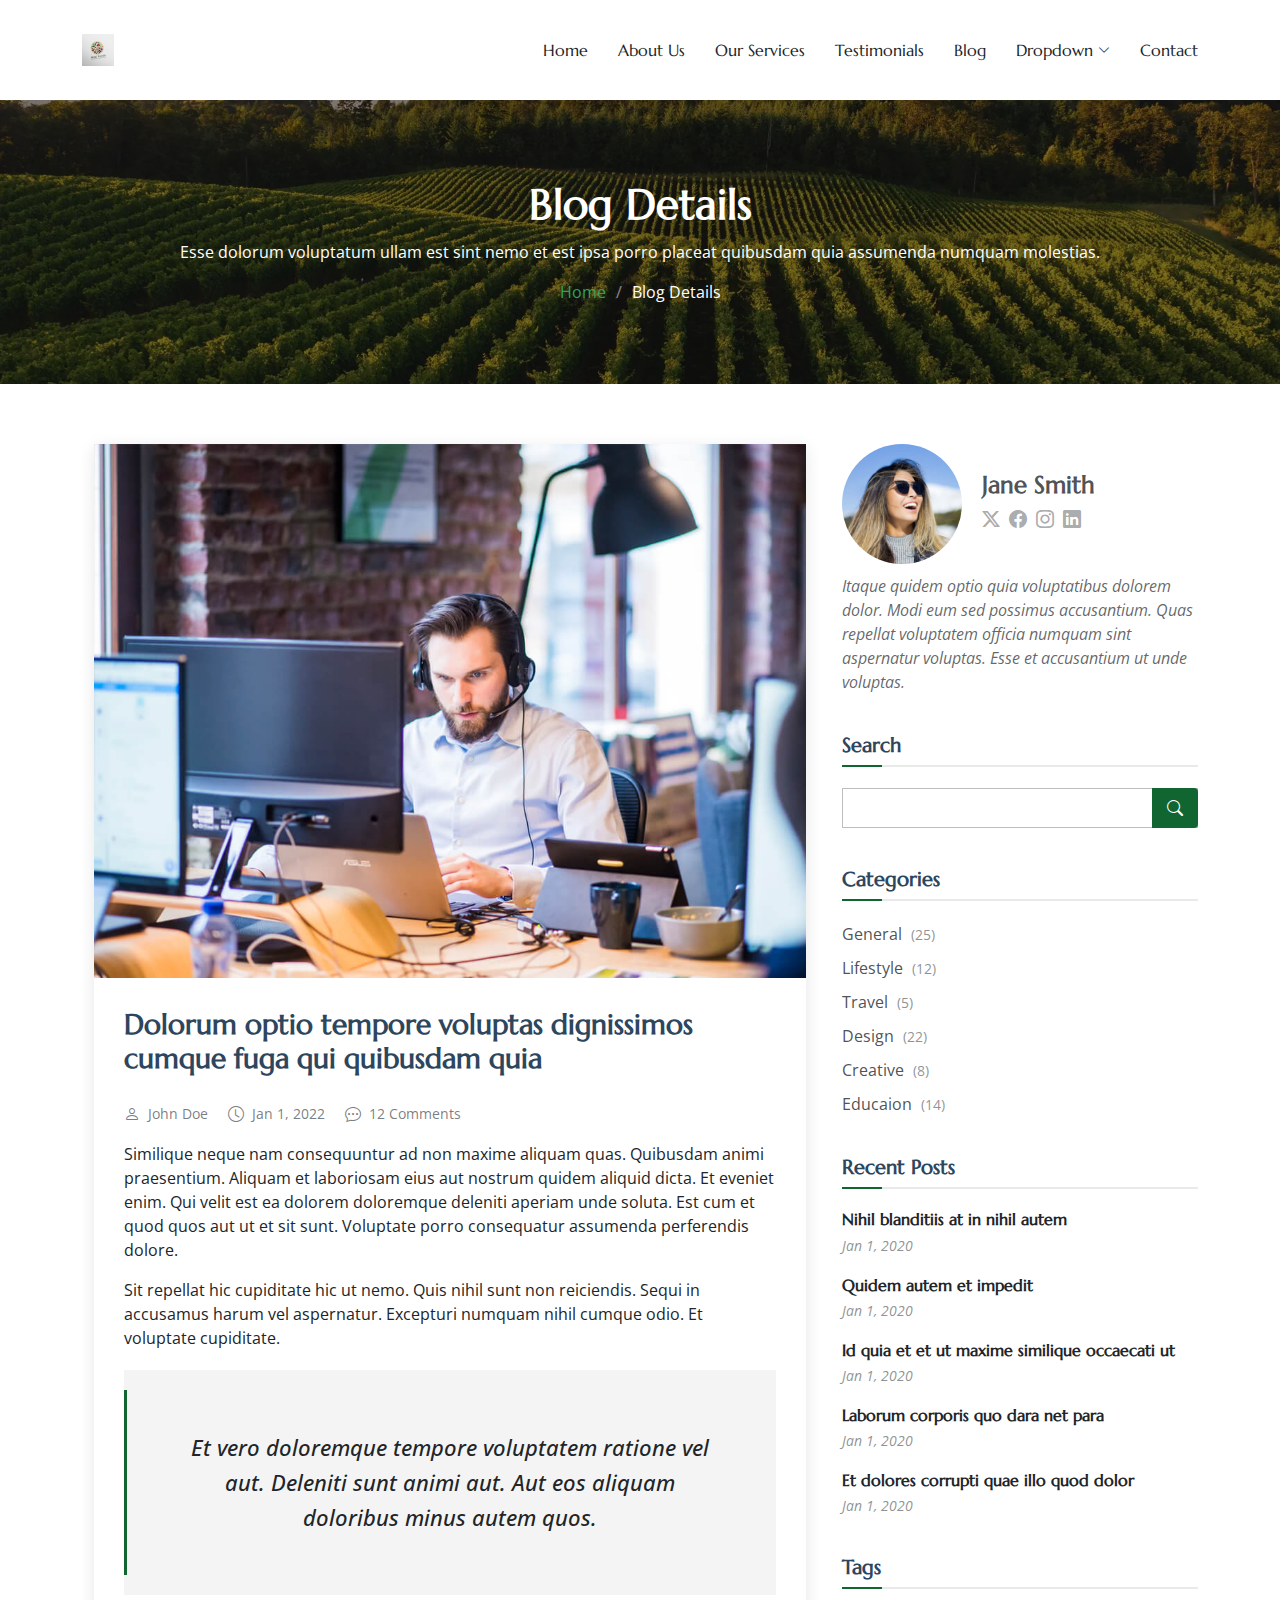
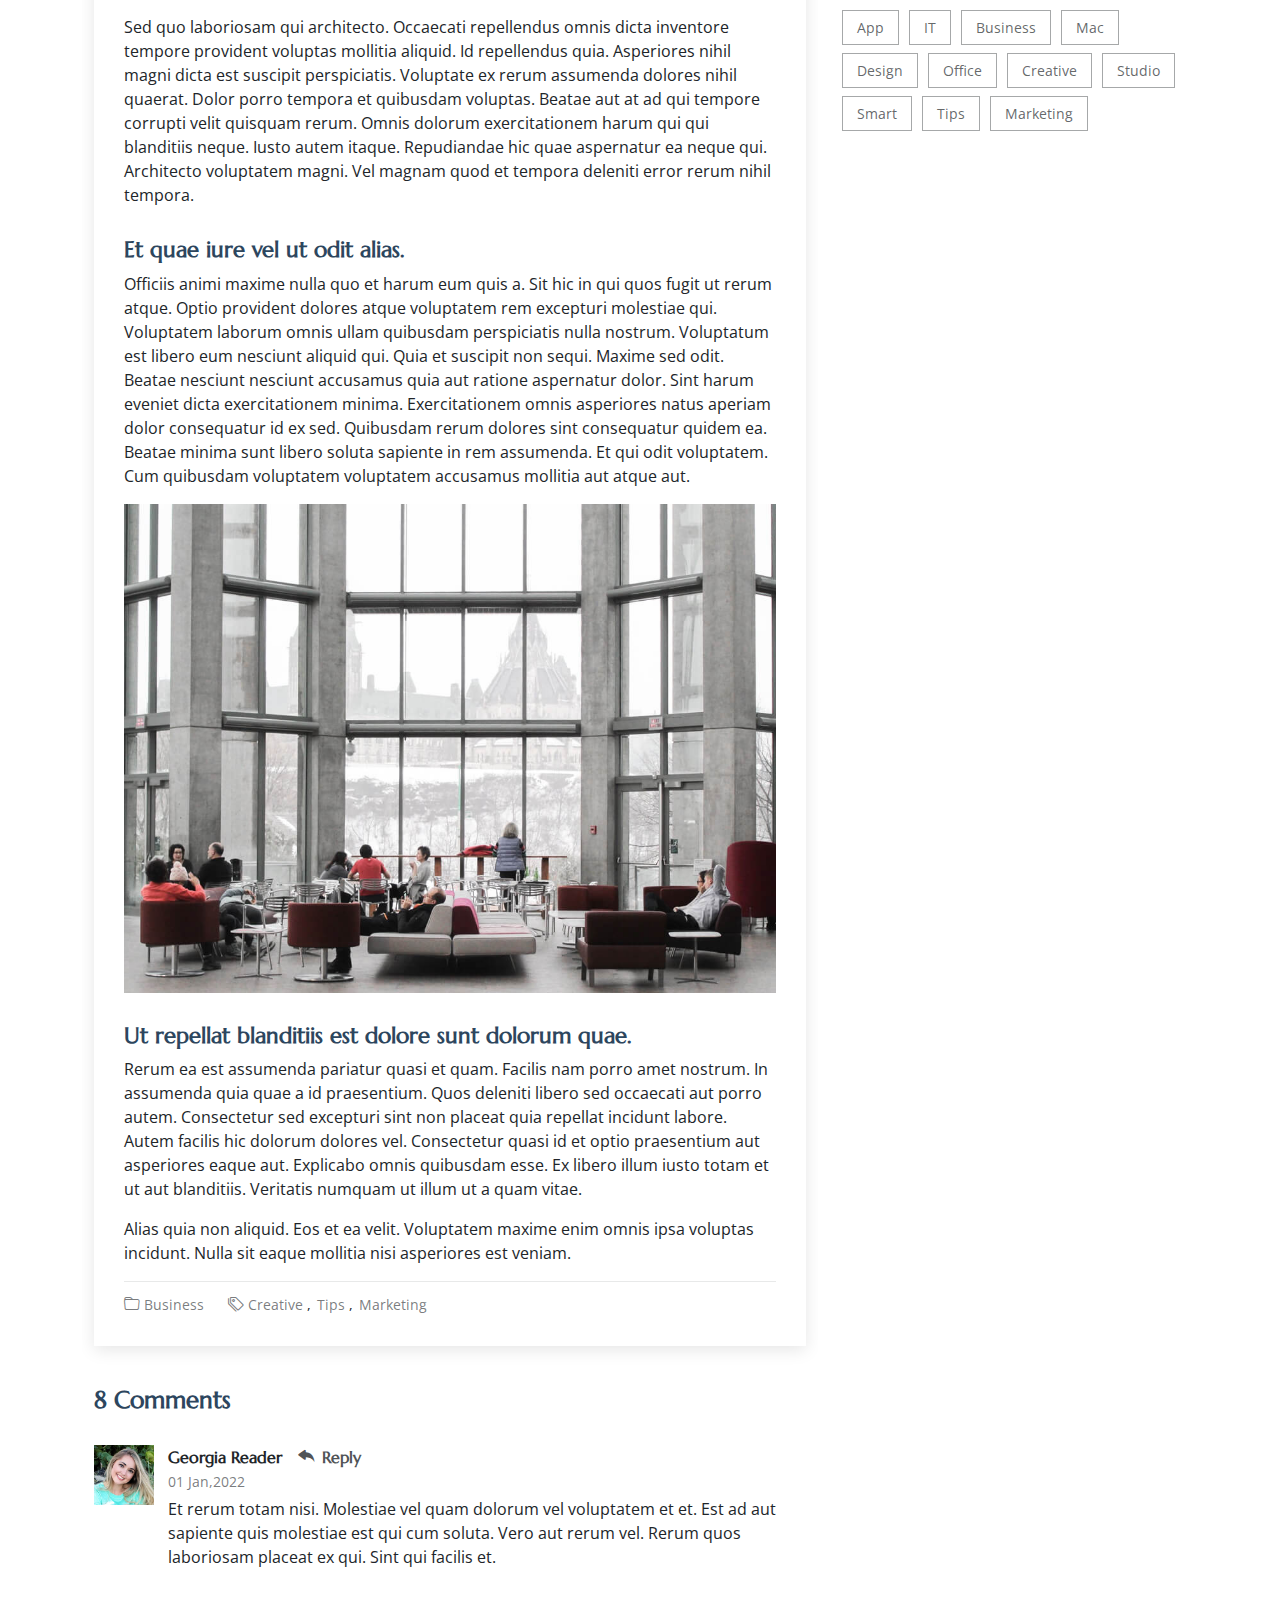
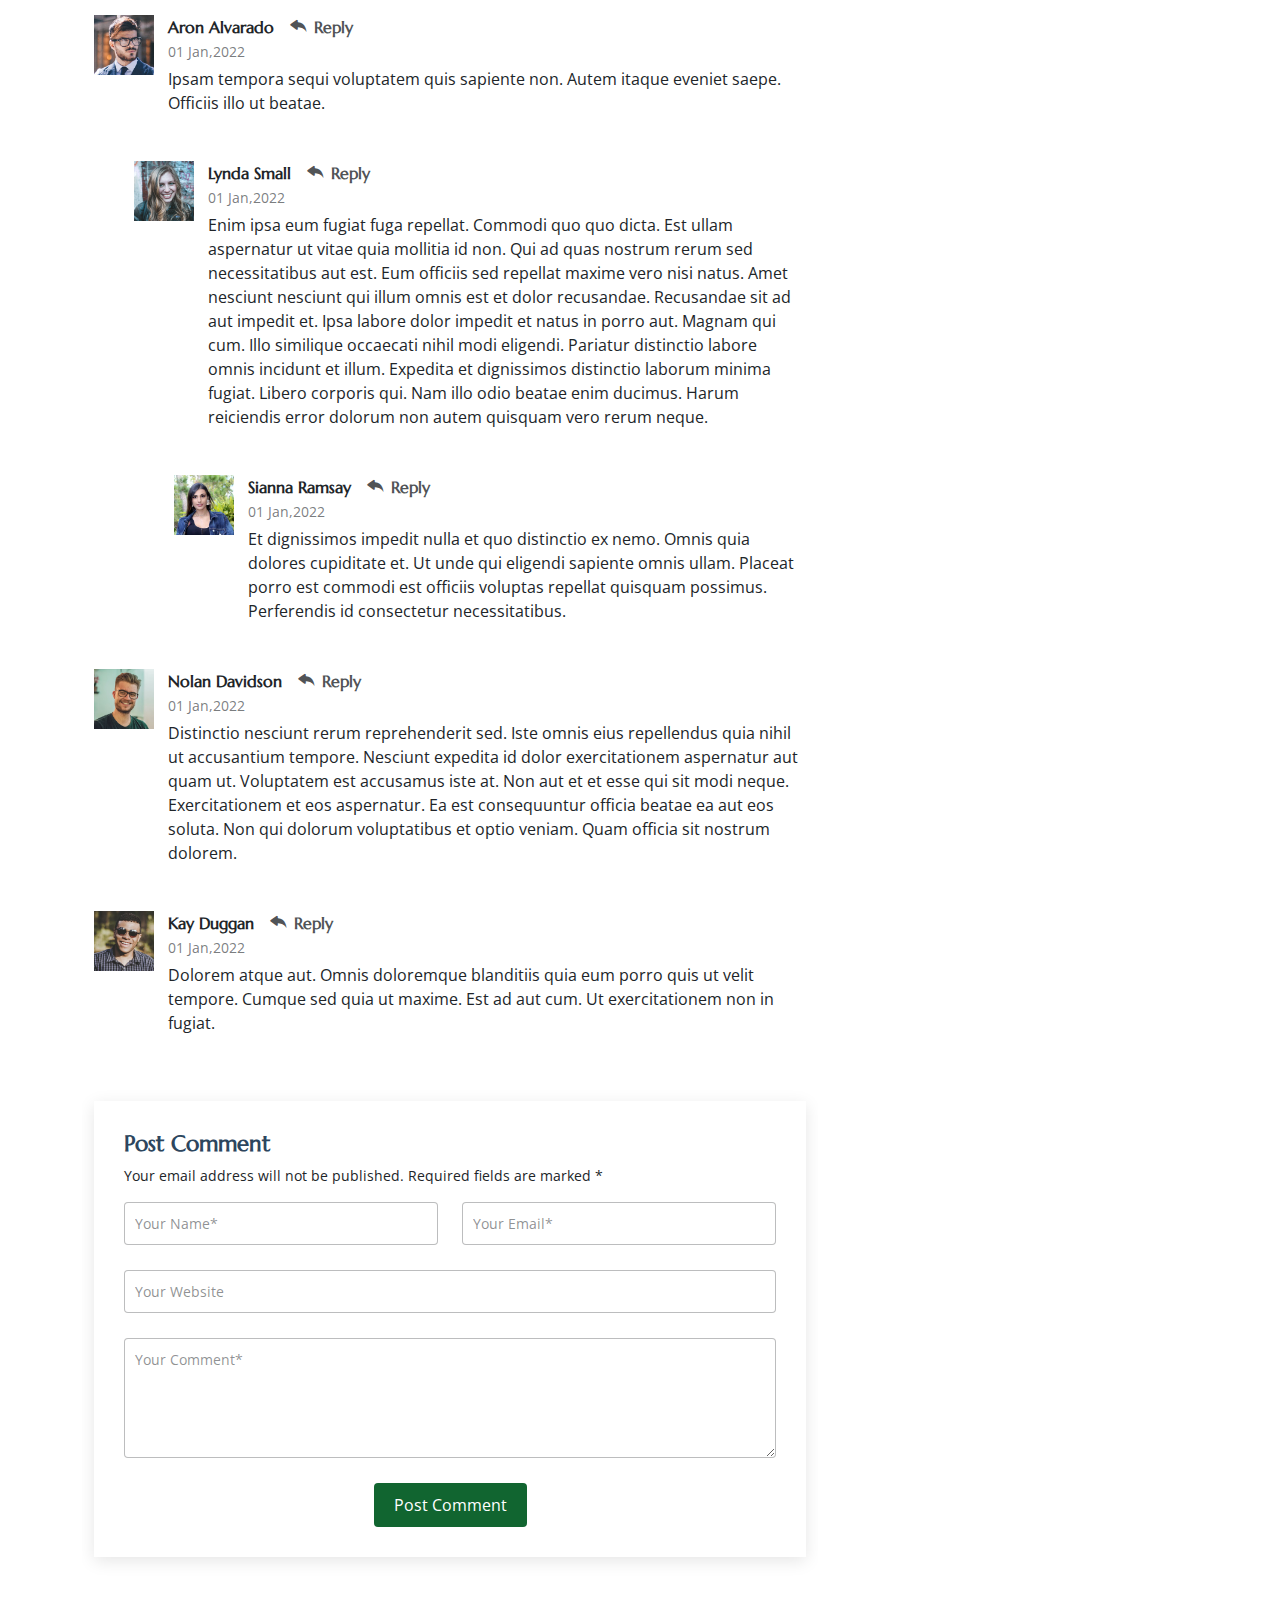
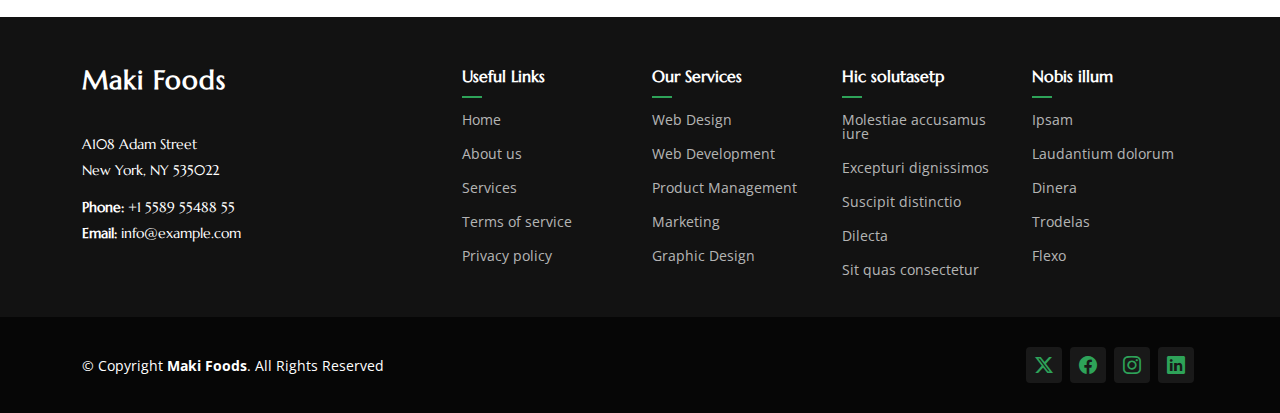
<file: blog-details.html>
<!DOCTYPE html>
<html lang="en">

<head>
  <meta charset="utf-8">
  <meta content="width=device-width, initial-scale=1.0" name="viewport">
  <title>Blog Details - Maki Foods</title>
  <meta name="description" content="">
  <meta name="keywords" content="">

  <!-- Favicons -->
  <link href="assets/img/favicon.png" rel="icon">
  <link href="assets/img/apple-touch-icon.png" rel="apple-touch-icon">

  <!-- Fonts -->
  <link href="https://fonts.googleapis.com" rel="preconnect">
  <link href="https://fonts.gstatic.com" rel="preconnect" crossorigin>
  <link href="https://fonts.googleapis.com/css2?family=Open+Sans:ital,wght@0,300;0,400;0,500;0,600;0,700;0,800;1,300;1,400;1,500;1,600;1,700;1,800&family=Marcellus:wght@400&display=swap" rel="stylesheet">

  <!-- Vendor CSS Files -->
  <link href="assets/vendor/bootstrap/css/bootstrap.min.css" rel="stylesheet">
  <link href="assets/vendor/bootstrap-icons/bootstrap-icons.css" rel="stylesheet">
  <link href="assets/vendor/aos/aos.css" rel="stylesheet">
  <link href="assets/vendor/swiper/swiper-bundle.min.css" rel="stylesheet">
  <link href="assets/vendor/glightbox/css/glightbox.min.css" rel="stylesheet">

  <!-- Main CSS File -->
  <link href="assets/css/main.css" rel="stylesheet">

</head>

<body class="blog-details-page">

  <header id="header" class="header d-flex align-items-center position-relative">
    <div class="container-fluid container-xl position-relative d-flex align-items-center justify-content-between">

      <a href="index.html" class="logo d-flex align-items-center">
        <!-- Uncomment the line below if you also wish to use an image logo -->
        <img src="assets/img/logo.png" alt="AgriCulture">
        <!-- <h1 class="sitename">AgriCulture</h1>  -->
      </a>

      <nav id="navmenu" class="navmenu">
        <ul>
          <li><a href="index.html">Home</a></li>
          <li><a href="about.html">About Us</a></li>
          <li><a href="services.html">Our Services</a></li>
          <li><a href="testimonials.html">Testimonials</a></li>
          <li><a href="blog.html">Blog</a></li>
          <li class="dropdown"><a href="#"><span>Dropdown</span> <i class="bi bi-chevron-down toggle-dropdown"></i></a>
            <ul>
              <li><a href="#">Dropdown 1</a></li>
              <li class="dropdown"><a href="#"><span>Deep Dropdown</span> <i class="bi bi-chevron-down toggle-dropdown"></i></a>
                <ul>
                  <li><a href="#">Deep Dropdown 1</a></li>
                  <li><a href="#">Deep Dropdown 2</a></li>
                  <li><a href="#">Deep Dropdown 3</a></li>
                  <li><a href="#">Deep Dropdown 4</a></li>
                  <li><a href="#">Deep Dropdown 5</a></li>
                </ul>
              </li>
              <li><a href="#">Dropdown 2</a></li>
              <li><a href="#">Dropdown 3</a></li>
              <li><a href="#">Dropdown 4</a></li>
            </ul>
          </li>
          <li><a href="contact.html">Contact</a></li>
        </ul>
        <i class="mobile-nav-toggle d-xl-none bi bi-list"></i>
      </nav>

    </div>
  </header>

  <main class="main">

    <!-- Page Title -->
    <div class="page-title dark-background" data-aos="fade" style="background-image: url(assets/img/page-title-bg.webp);">
      <div class="container position-relative">
        <h1>Blog Details</h1>
        <p>Esse dolorum voluptatum ullam est sint nemo et est ipsa porro placeat quibusdam quia assumenda numquam molestias.</p>
        <nav class="breadcrumbs">
          <ol>
            <li><a href="index.html">Home</a></li>
            <li class="current">Blog Details</li>
          </ol>
        </nav>
      </div>
    </div><!-- End Page Title -->

    <div class="container">
      <div class="row">

        <div class="col-lg-8">

          <!-- Blog Details Section -->
          <section id="blog-details" class="blog-details section">
            <div class="container">

              <article class="article">

                <div class="post-img">
                  <img src="assets/img/blog/blog-1.jpg" alt="" class="img-fluid">
                </div>

                <h2 class="title">Dolorum optio tempore voluptas dignissimos cumque fuga qui quibusdam quia</h2>

                <div class="meta-top">
                  <ul>
                    <li class="d-flex align-items-center"><i class="bi bi-person"></i> <a href="blog-details.html">John Doe</a></li>
                    <li class="d-flex align-items-center"><i class="bi bi-clock"></i> <a href="blog-details.html"><time datetime="2020-01-01">Jan 1, 2022</time></a></li>
                    <li class="d-flex align-items-center"><i class="bi bi-chat-dots"></i> <a href="blog-details.html">12 Comments</a></li>
                  </ul>
                </div><!-- End meta top -->

                <div class="content">
                  <p>
                    Similique neque nam consequuntur ad non maxime aliquam quas. Quibusdam animi praesentium. Aliquam et laboriosam eius aut nostrum quidem aliquid dicta.
                    Et eveniet enim. Qui velit est ea dolorem doloremque deleniti aperiam unde soluta. Est cum et quod quos aut ut et sit sunt. Voluptate porro consequatur assumenda perferendis dolore.
                  </p>

                  <p>
                    Sit repellat hic cupiditate hic ut nemo. Quis nihil sunt non reiciendis. Sequi in accusamus harum vel aspernatur. Excepturi numquam nihil cumque odio. Et voluptate cupiditate.
                  </p>

                  <blockquote>
                    <p>
                      Et vero doloremque tempore voluptatem ratione vel aut. Deleniti sunt animi aut. Aut eos aliquam doloribus minus autem quos.
                    </p>
                  </blockquote>

                  <p>
                    Sed quo laboriosam qui architecto. Occaecati repellendus omnis dicta inventore tempore provident voluptas mollitia aliquid. Id repellendus quia. Asperiores nihil magni dicta est suscipit perspiciatis. Voluptate ex rerum assumenda dolores nihil quaerat.
                    Dolor porro tempora et quibusdam voluptas. Beatae aut at ad qui tempore corrupti velit quisquam rerum. Omnis dolorum exercitationem harum qui qui blanditiis neque.
                    Iusto autem itaque. Repudiandae hic quae aspernatur ea neque qui. Architecto voluptatem magni. Vel magnam quod et tempora deleniti error rerum nihil tempora.
                  </p>

                  <h3>Et quae iure vel ut odit alias.</h3>
                  <p>
                    Officiis animi maxime nulla quo et harum eum quis a. Sit hic in qui quos fugit ut rerum atque. Optio provident dolores atque voluptatem rem excepturi molestiae qui. Voluptatem laborum omnis ullam quibusdam perspiciatis nulla nostrum. Voluptatum est libero eum nesciunt aliquid qui.
                    Quia et suscipit non sequi. Maxime sed odit. Beatae nesciunt nesciunt accusamus quia aut ratione aspernatur dolor. Sint harum eveniet dicta exercitationem minima. Exercitationem omnis asperiores natus aperiam dolor consequatur id ex sed. Quibusdam rerum dolores sint consequatur quidem ea.
                    Beatae minima sunt libero soluta sapiente in rem assumenda. Et qui odit voluptatem. Cum quibusdam voluptatem voluptatem accusamus mollitia aut atque aut.
                  </p>
                  <img src="assets/img/blog/blog-inside-post.jpg" class="img-fluid" alt="">

                  <h3>Ut repellat blanditiis est dolore sunt dolorum quae.</h3>
                  <p>
                    Rerum ea est assumenda pariatur quasi et quam. Facilis nam porro amet nostrum. In assumenda quia quae a id praesentium. Quos deleniti libero sed occaecati aut porro autem. Consectetur sed excepturi sint non placeat quia repellat incidunt labore. Autem facilis hic dolorum dolores vel.
                    Consectetur quasi id et optio praesentium aut asperiores eaque aut. Explicabo omnis quibusdam esse. Ex libero illum iusto totam et ut aut blanditiis. Veritatis numquam ut illum ut a quam vitae.
                  </p>
                  <p>
                    Alias quia non aliquid. Eos et ea velit. Voluptatem maxime enim omnis ipsa voluptas incidunt. Nulla sit eaque mollitia nisi asperiores est veniam.
                  </p>

                </div><!-- End post content -->

                <div class="meta-bottom">
                  <i class="bi bi-folder"></i>
                  <ul class="cats">
                    <li><a href="#">Business</a></li>
                  </ul>

                  <i class="bi bi-tags"></i>
                  <ul class="tags">
                    <li><a href="#">Creative</a></li>
                    <li><a href="#">Tips</a></li>
                    <li><a href="#">Marketing</a></li>
                  </ul>
                </div><!-- End meta bottom -->

              </article>

            </div>
          </section><!-- /Blog Details Section -->

          <!-- Blog Comments Section -->
          <section id="blog-comments" class="blog-comments section">

            <div class="container">

              <h4 class="comments-count">8 Comments</h4>

              <div id="comment-1" class="comment">
                <div class="d-flex">
                  <div class="comment-img"><img src="assets/img/blog/comments-1.jpg" alt=""></div>
                  <div>
                    <h5><a href="">Georgia Reader</a> <a href="#" class="reply"><i class="bi bi-reply-fill"></i> Reply</a></h5>
                    <time datetime="2020-01-01">01 Jan,2022</time>
                    <p>
                      Et rerum totam nisi. Molestiae vel quam dolorum vel voluptatem et et. Est ad aut sapiente quis molestiae est qui cum soluta.
                      Vero aut rerum vel. Rerum quos laboriosam placeat ex qui. Sint qui facilis et.
                    </p>
                  </div>
                </div>
              </div><!-- End comment #1 -->

              <div id="comment-2" class="comment">
                <div class="d-flex">
                  <div class="comment-img"><img src="assets/img/blog/comments-2.jpg" alt=""></div>
                  <div>
                    <h5><a href="">Aron Alvarado</a> <a href="#" class="reply"><i class="bi bi-reply-fill"></i> Reply</a></h5>
                    <time datetime="2020-01-01">01 Jan,2022</time>
                    <p>
                      Ipsam tempora sequi voluptatem quis sapiente non. Autem itaque eveniet saepe. Officiis illo ut beatae.
                    </p>
                  </div>
                </div>

                <div id="comment-reply-1" class="comment comment-reply">
                  <div class="d-flex">
                    <div class="comment-img"><img src="assets/img/blog/comments-3.jpg" alt=""></div>
                    <div>
                      <h5><a href="">Lynda Small</a> <a href="#" class="reply"><i class="bi bi-reply-fill"></i> Reply</a></h5>
                      <time datetime="2020-01-01">01 Jan,2022</time>
                      <p>
                        Enim ipsa eum fugiat fuga repellat. Commodi quo quo dicta. Est ullam aspernatur ut vitae quia mollitia id non. Qui ad quas nostrum rerum sed necessitatibus aut est. Eum officiis sed repellat maxime vero nisi natus. Amet nesciunt nesciunt qui illum omnis est et dolor recusandae.

                        Recusandae sit ad aut impedit et. Ipsa labore dolor impedit et natus in porro aut. Magnam qui cum. Illo similique occaecati nihil modi eligendi. Pariatur distinctio labore omnis incidunt et illum. Expedita et dignissimos distinctio laborum minima fugiat.

                        Libero corporis qui. Nam illo odio beatae enim ducimus. Harum reiciendis error dolorum non autem quisquam vero rerum neque.
                      </p>
                    </div>
                  </div>

                  <div id="comment-reply-2" class="comment comment-reply">
                    <div class="d-flex">
                      <div class="comment-img"><img src="assets/img/blog/comments-4.jpg" alt=""></div>
                      <div>
                        <h5><a href="">Sianna Ramsay</a> <a href="#" class="reply"><i class="bi bi-reply-fill"></i> Reply</a></h5>
                        <time datetime="2020-01-01">01 Jan,2022</time>
                        <p>
                          Et dignissimos impedit nulla et quo distinctio ex nemo. Omnis quia dolores cupiditate et. Ut unde qui eligendi sapiente omnis ullam. Placeat porro est commodi est officiis voluptas repellat quisquam possimus. Perferendis id consectetur necessitatibus.
                        </p>
                      </div>
                    </div>

                  </div><!-- End comment reply #2-->

                </div><!-- End comment reply #1-->

              </div><!-- End comment #2-->

              <div id="comment-3" class="comment">
                <div class="d-flex">
                  <div class="comment-img"><img src="assets/img/blog/comments-5.jpg" alt=""></div>
                  <div>
                    <h5><a href="">Nolan Davidson</a> <a href="#" class="reply"><i class="bi bi-reply-fill"></i> Reply</a></h5>
                    <time datetime="2020-01-01">01 Jan,2022</time>
                    <p>
                      Distinctio nesciunt rerum reprehenderit sed. Iste omnis eius repellendus quia nihil ut accusantium tempore. Nesciunt expedita id dolor exercitationem aspernatur aut quam ut. Voluptatem est accusamus iste at.
                      Non aut et et esse qui sit modi neque. Exercitationem et eos aspernatur. Ea est consequuntur officia beatae ea aut eos soluta. Non qui dolorum voluptatibus et optio veniam. Quam officia sit nostrum dolorem.
                    </p>
                  </div>
                </div>

              </div><!-- End comment #3 -->

              <div id="comment-4" class="comment">
                <div class="d-flex">
                  <div class="comment-img"><img src="assets/img/blog/comments-6.jpg" alt=""></div>
                  <div>
                    <h5><a href="">Kay Duggan</a> <a href="#" class="reply"><i class="bi bi-reply-fill"></i> Reply</a></h5>
                    <time datetime="2020-01-01">01 Jan,2022</time>
                    <p>
                      Dolorem atque aut. Omnis doloremque blanditiis quia eum porro quis ut velit tempore. Cumque sed quia ut maxime. Est ad aut cum. Ut exercitationem non in fugiat.
                    </p>
                  </div>
                </div>

              </div><!-- End comment #4 -->

            </div>

          </section><!-- /Blog Comments Section -->

          <!-- Comment Form Section -->
          <section id="comment-form" class="comment-form section">
            <div class="container">

              <form action="">

                <h4>Post Comment</h4>
                <p>Your email address will not be published. Required fields are marked * </p>
                <div class="row">
                  <div class="col-md-6 form-group">
                    <input name="name" type="text" class="form-control" placeholder="Your Name*">
                  </div>
                  <div class="col-md-6 form-group">
                    <input name="email" type="text" class="form-control" placeholder="Your Email*">
                  </div>
                </div>
                <div class="row">
                  <div class="col form-group">
                    <input name="website" type="text" class="form-control" placeholder="Your Website">
                  </div>
                </div>
                <div class="row">
                  <div class="col form-group">
                    <textarea name="comment" class="form-control" placeholder="Your Comment*"></textarea>
                  </div>
                </div>

                <div class="text-center">
                  <button type="submit" class="btn btn-primary">Post Comment</button>
                </div>

              </form>

            </div>
          </section><!-- /Comment Form Section -->

        </div>

        <div class="col-lg-4 sidebar">

          <div class="widgets-container">

            <!-- Blog Author Widget -->
            <div class="blog-author-widget widget-item">

              <div class="d-flex flex-column align-items-center">
                <div class="d-flex align-items-center w-100">
                  <img src="assets/img/blog/blog-author.jpg" class="rounded-circle flex-shrink-0" alt="">
                  <div>
                    <h4>Jane Smith</h4>
                    <div class="social-links">
                      <a href="https://x.com/#"><i class="bi bi-twitter-x"></i></a>
                      <a href="https://facebook.com/#"><i class="bi bi-facebook"></i></a>
                      <a href="https://instagram.com/#"><i class="biu bi-instagram"></i></a>
                      <a href="https://instagram.com/#"><i class="biu bi-linkedin"></i></a>
                    </div>
                  </div>
                </div>

                <p>
                  Itaque quidem optio quia voluptatibus dolorem dolor. Modi eum sed possimus accusantium. Quas repellat voluptatem officia numquam sint aspernatur voluptas. Esse et accusantium ut unde voluptas.
                </p>

              </div>

            </div><!--/Blog Author Widget -->

            <!-- Search Widget -->
            <div class="search-widget widget-item">

              <h3 class="widget-title">Search</h3>
              <form action="">
                <input type="text">
                <button type="submit" title="Search"><i class="bi bi-search"></i></button>
              </form>

            </div><!--/Search Widget -->

            <!-- Categories Widget -->
            <div class="categories-widget widget-item">

              <h3 class="widget-title">Categories</h3>
              <ul class="mt-3">
                <li><a href="#">General <span>(25)</span></a></li>
                <li><a href="#">Lifestyle <span>(12)</span></a></li>
                <li><a href="#">Travel <span>(5)</span></a></li>
                <li><a href="#">Design <span>(22)</span></a></li>
                <li><a href="#">Creative <span>(8)</span></a></li>
                <li><a href="#">Educaion <span>(14)</span></a></li>
              </ul>

            </div><!--/Categories Widget -->

            <!-- Recent Posts Widget 2 -->
            <div class="recent-posts-widget-2 widget-item">

              <h3 class="widget-title">Recent Posts</h3>

              <div class="post-item">
                <h4><a href="blog-details.html">Nihil blanditiis at in nihil autem</a></h4>
                <time datetime="2020-01-01">Jan 1, 2020</time>
              </div><!-- End recent post item-->

              <div class="post-item">
                <h4><a href="blog-details.html">Quidem autem et impedit</a></h4>
                <time datetime="2020-01-01">Jan 1, 2020</time>
              </div><!-- End recent post item-->

              <div class="post-item">
                <h4><a href="blog-details.html">Id quia et et ut maxime similique occaecati ut</a></h4>
                <time datetime="2020-01-01">Jan 1, 2020</time>
              </div><!-- End recent post item-->

              <div class="post-item">
                <h4><a href="blog-details.html">Laborum corporis quo dara net para</a></h4>
                <time datetime="2020-01-01">Jan 1, 2020</time>
              </div><!-- End recent post item-->

              <div class="post-item">
                <h4><a href="blog-details.html">Et dolores corrupti quae illo quod dolor</a></h4>
                <time datetime="2020-01-01">Jan 1, 2020</time>
              </div><!-- End recent post item-->

            </div><!--/Recent Posts Widget 2 -->

            <!-- Tags Widget -->
            <div class="tags-widget widget-item">

              <h3 class="widget-title">Tags</h3>
              <ul>
                <li><a href="#">App</a></li>
                <li><a href="#">IT</a></li>
                <li><a href="#">Business</a></li>
                <li><a href="#">Mac</a></li>
                <li><a href="#">Design</a></li>
                <li><a href="#">Office</a></li>
                <li><a href="#">Creative</a></li>
                <li><a href="#">Studio</a></li>
                <li><a href="#">Smart</a></li>
                <li><a href="#">Tips</a></li>
                <li><a href="#">Marketing</a></li>
              </ul>

            </div><!--/Tags Widget -->

          </div>

        </div>

      </div>
    </div>

  </main>

  <footer id="footer" class="footer dark-background">

    <div class="footer-top">
      <div class="container">
        <div class="row gy-4">
          <div class="col-lg-4 col-md-6 footer-about">
            <a href="index.html" class="logo d-flex align-items-center">
              <span class="sitename">Maki Foods</span>
            </a>
            <div class="footer-contact pt-3">
              <p>A108 Adam Street</p>
              <p>New York, NY 535022</p>
              <p class="mt-3"><strong>Phone:</strong> <span>+1 5589 55488 55</span></p>
              <p><strong>Email:</strong> <span>info@example.com</span></p>
            </div>
          </div>

          <div class="col-lg-2 col-md-3 footer-links">
            <h4>Useful Links</h4>
            <ul>
              <li><a href="#">Home</a></li>
              <li><a href="#">About us</a></li>
              <li><a href="#">Services</a></li>
              <li><a href="#">Terms of service</a></li>
              <li><a href="#">Privacy policy</a></li>
            </ul>
          </div>

          <div class="col-lg-2 col-md-3 footer-links">
            <h4>Our Services</h4>
            <ul>
              <li><a href="#">Web Design</a></li>
              <li><a href="#">Web Development</a></li>
              <li><a href="#">Product Management</a></li>
              <li><a href="#">Marketing</a></li>
              <li><a href="#">Graphic Design</a></li>
            </ul>
          </div>

          <div class="col-lg-2 col-md-3 footer-links">
            <h4>Hic solutasetp</h4>
            <ul>
              <li><a href="#">Molestiae accusamus iure</a></li>
              <li><a href="#">Excepturi dignissimos</a></li>
              <li><a href="#">Suscipit distinctio</a></li>
              <li><a href="#">Dilecta</a></li>
              <li><a href="#">Sit quas consectetur</a></li>
            </ul>
          </div>

          <div class="col-lg-2 col-md-3 footer-links">
            <h4>Nobis illum</h4>
            <ul>
              <li><a href="#">Ipsam</a></li>
              <li><a href="#">Laudantium dolorum</a></li>
              <li><a href="#">Dinera</a></li>
              <li><a href="#">Trodelas</a></li>
              <li><a href="#">Flexo</a></li>
            </ul>
          </div>

        </div>
      </div>
    </div>

    <div class="copyright text-center">
      <div class="container d-flex flex-column flex-lg-row justify-content-center justify-content-lg-between align-items-center">

        <div class="d-flex flex-column align-items-center align-items-lg-start">
          <div>
            © Copyright <strong><span>Maki Foods</span></strong>. All Rights Reserved
          </div>
        </div>

        <div class="social-links order-first order-lg-last mb-3 mb-lg-0">
          <a href=""><i class="bi bi-twitter-x"></i></a>
          <a href=""><i class="bi bi-facebook"></i></a>
          <a href=""><i class="bi bi-instagram"></i></a>
          <a href=""><i class="bi bi-linkedin"></i></a>
        </div>

      </div>
    </div>

  </footer>

  <!-- Scroll Top -->
  <a href="#" id="scroll-top" class="scroll-top d-flex align-items-center justify-content-center"><i class="bi bi-arrow-up-short"></i></a>

  <!-- Preloader -->
  <div id="preloader"></div>

  <!-- Vendor JS Files -->
  <script src="assets/vendor/bootstrap/js/bootstrap.bundle.min.js"></script>
  <script src="assets/vendor/php-email-form/validate.js"></script>
  <script src="assets/vendor/aos/aos.js"></script>
  <script src="assets/vendor/swiper/swiper-bundle.min.js"></script>
  <script src="assets/vendor/glightbox/js/glightbox.min.js"></script>

  <!-- Main JS File -->
  <script src="assets/js/main.js"></script>

</body>

</html>
</file>
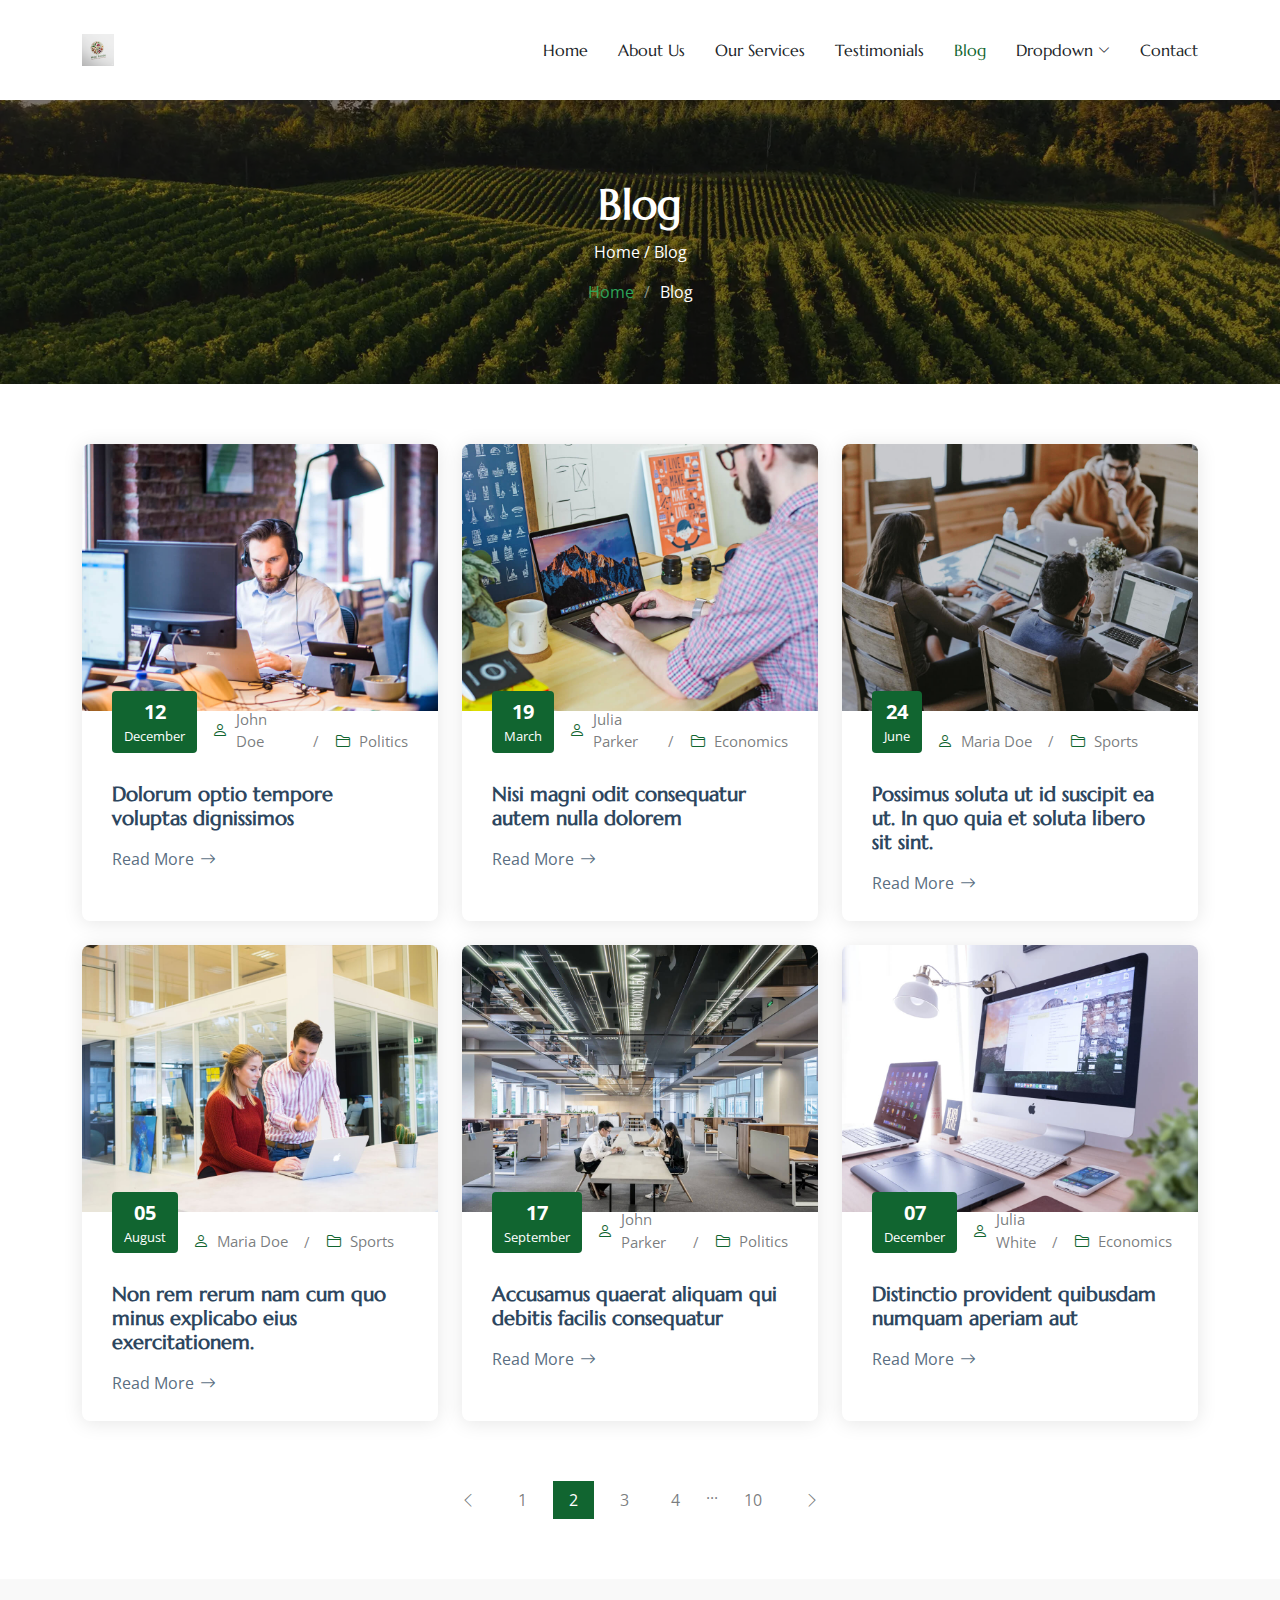
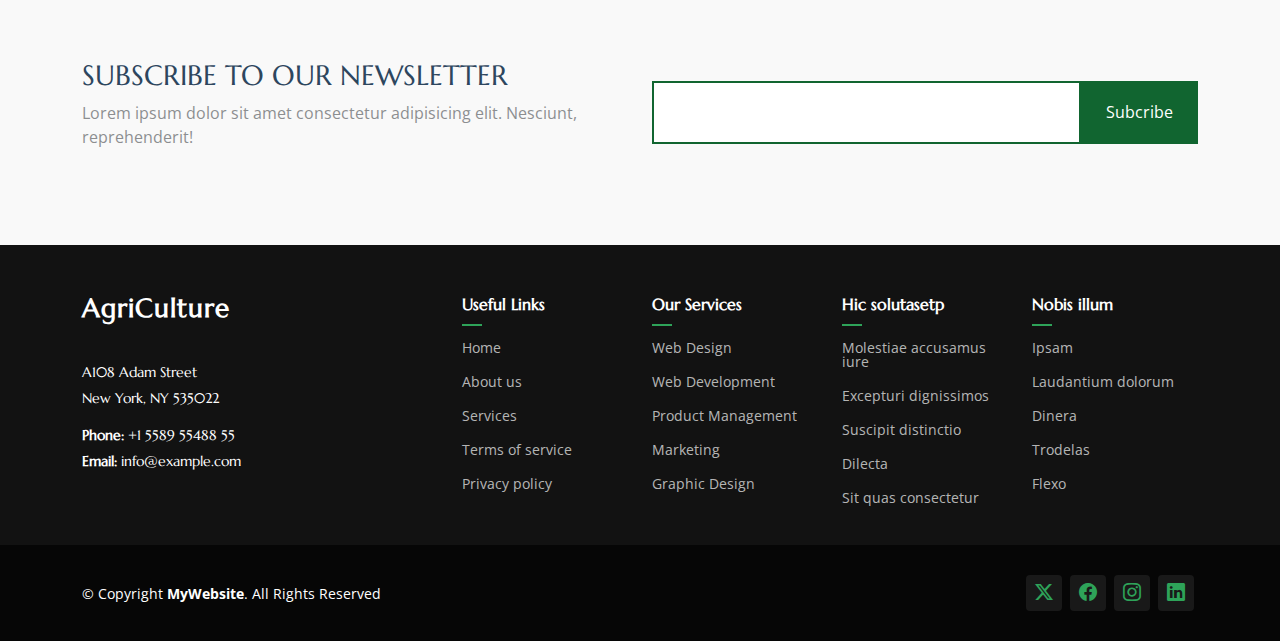
<file: blog.html>
<!DOCTYPE html>
<html lang="en">

<head>
  <meta charset="utf-8">
  <meta content="width=device-width, initial-scale=1.0" name="viewport">
  <title>Blog - Maki Foods</title>
  <meta name="description" content="">
  <meta name="keywords" content="">

  <!-- Favicons -->
  <link href="assets/img/favicon.png" rel="icon">
  <link href="assets/img/apple-touch-icon.png" rel="apple-touch-icon">

  <!-- Fonts -->
  <link href="https://fonts.googleapis.com" rel="preconnect">
  <link href="https://fonts.gstatic.com" rel="preconnect" crossorigin>
  <link href="https://fonts.googleapis.com/css2?family=Open+Sans:ital,wght@0,300;0,400;0,500;0,600;0,700;0,800;1,300;1,400;1,500;1,600;1,700;1,800&family=Marcellus:wght@400&display=swap" rel="stylesheet">

  <!-- Vendor CSS Files -->
  <link href="assets/vendor/bootstrap/css/bootstrap.min.css" rel="stylesheet">
  <link href="assets/vendor/bootstrap-icons/bootstrap-icons.css" rel="stylesheet">
  <link href="assets/vendor/aos/aos.css" rel="stylesheet">
  <link href="assets/vendor/swiper/swiper-bundle.min.css" rel="stylesheet">
  <link href="assets/vendor/glightbox/css/glightbox.min.css" rel="stylesheet">

  <!-- Main CSS File -->
  <link href="assets/css/main.css" rel="stylesheet">

</head>

<body class="blog-page">

  <header id="header" class="header d-flex align-items-center position-relative">
    <div class="container-fluid container-xl position-relative d-flex align-items-center justify-content-between">

      <a href="index.html" class="logo d-flex align-items-center">
        <!-- Uncomment the line below if you also wish to use an image logo -->
        <img src="assets/img/logo.png" alt="AgriCulture">
        <!-- <h1 class="sitename">Maki Foods</h1>  -->
      </a>

      <nav id="navmenu" class="navmenu">
        <ul>
          <li><a href="index.html">Home</a></li>
          <li><a href="about.html">About Us</a></li>
          <li><a href="services.html">Our Services</a></li>
          <li><a href="testimonials.html">Testimonials</a></li>
          <li><a href="blog.html" class="active">Blog</a></li>
          <li class="dropdown"><a href="#"><span>Dropdown</span> <i class="bi bi-chevron-down toggle-dropdown"></i></a>
            <ul>
              <li><a href="#">Dropdown 1</a></li>
              <li class="dropdown"><a href="#"><span>Deep Dropdown</span> <i class="bi bi-chevron-down toggle-dropdown"></i></a>
                <ul>
                  <li><a href="#">Deep Dropdown 1</a></li>
                  <li><a href="#">Deep Dropdown 2</a></li>
                  <li><a href="#">Deep Dropdown 3</a></li>
                  <li><a href="#">Deep Dropdown 4</a></li>
                  <li><a href="#">Deep Dropdown 5</a></li>
                </ul>
              </li>
              <li><a href="#">Dropdown 2</a></li>
              <li><a href="#">Dropdown 3</a></li>
              <li><a href="#">Dropdown 4</a></li>
            </ul>
          </li>
          <li><a href="contact.html">Contact</a></li>
        </ul>
        <i class="mobile-nav-toggle d-xl-none bi bi-list"></i>
      </nav>

    </div>
  </header>

  <main class="main">

    <!-- Page Title -->
    <div class="page-title dark-background" data-aos="fade" style="background-image: url(assets/img/page-title-bg.webp);">
      <div class="container position-relative">
        <h1>Blog</h1>
        <p>
          Home
          /
          Blog</p>
        <nav class="breadcrumbs">
          <ol>
            <li><a href="index.html">Home</a></li>
            <li class="current">Blog</li>
          </ol>
        </nav>
      </div>
    </div><!-- End Page Title -->

    <!-- Blog Posts 2 Section -->
    <section id="blog-posts-2" class="blog-posts-2 section">

      <div class="container">
        <div class="row gy-4">

          <div class="col-lg-4">
            <article class="position-relative h-100">

              <div class="post-img position-relative overflow-hidden">
                <img src="assets/img/blog/blog-1.jpg" class="img-fluid" alt="">
              </div>

              <div class="meta d-flex align-items-end">
                <span class="post-date"><span>12</span>December</span>
                <div class="d-flex align-items-center">
                  <i class="bi bi-person"></i> <span class="ps-2">John Doe</span>
                </div>
                <span class="px-3 text-black-50">/</span>
                <div class="d-flex align-items-center">
                  <i class="bi bi-folder2"></i> <span class="ps-2">Politics</span>
                </div>
              </div>

              <div class="post-content d-flex flex-column">

                <h3 class="post-title">Dolorum optio tempore voluptas dignissimos</h3>
                <a href="blog-details.html" class="readmore stretched-link"><span>Read More</span><i class="bi bi-arrow-right"></i></a>

              </div>

            </article>
          </div><!-- End post list item -->

          <div class="col-lg-4">
            <article class="position-relative h-100">

              <div class="post-img position-relative overflow-hidden">
                <img src="assets/img/blog/blog-2.jpg" class="img-fluid" alt="">
              </div>

              <div class="meta d-flex align-items-end">
                <span class="post-date"><span>19</span>March</span>
                <div class="d-flex align-items-center">
                  <i class="bi bi-person"></i> <span class="ps-2">Julia Parker</span>
                </div>
                <span class="px-3 text-black-50">/</span>
                <div class="d-flex align-items-center">
                  <i class="bi bi-folder2"></i> <span class="ps-2">Economics</span>
                </div>
              </div>

              <div class="post-content d-flex flex-column">
                <h3 class="post-title">Nisi magni odit consequatur autem nulla dolorem</h3>
                <a href="blog-details.html" class="readmore stretched-link"><span>Read More</span><i class="bi bi-arrow-right"></i></a>
              </div>

            </article>
          </div><!-- End post list item -->

          <div class="col-lg-4">
            <article class="position-relative h-100">

              <div class="post-img position-relative overflow-hidden">
                <img src="assets/img/blog/blog-3.jpg" class="img-fluid" alt="">
              </div>
              <div class="meta d-flex align-items-end">
                <span class="post-date"><span>24</span>June</span>
                <div class="d-flex align-items-center">
                  <i class="bi bi-person"></i> <span class="ps-2">Maria Doe</span>
                </div>
                <span class="px-3 text-black-50">/</span>
                <div class="d-flex align-items-center">
                  <i class="bi bi-folder2"></i> <span class="ps-2">Sports</span>
                </div>
              </div>

              <div class="post-content d-flex flex-column">
                <h3 class="post-title">Possimus soluta ut id suscipit ea ut. In quo quia et soluta libero sit sint.</h3>
                <a href="blog-details.html" class="readmore stretched-link"><span>Read More</span><i class="bi bi-arrow-right"></i></a>
              </div>

            </article>
          </div><!-- End post list item -->

          <div class="col-lg-4">
            <article class="position-relative h-100">

              <div class="post-img position-relative overflow-hidden">
                <img src="assets/img/blog/blog-4.jpg" class="img-fluid" alt="">
              </div>
              <div class="meta d-flex align-items-end">
                <span class="post-date"><span>05</span>August</span>
                <div class="d-flex align-items-center">
                  <i class="bi bi-person"></i> <span class="ps-2">Maria Doe</span>
                </div>
                <span class="px-3 text-black-50">/</span>
                <div class="d-flex align-items-center">
                  <i class="bi bi-folder2"></i> <span class="ps-2">Sports</span>
                </div>
              </div>

              <div class="post-content d-flex flex-column">
                <h3 class="post-title">Non rem rerum nam cum quo minus explicabo eius exercitationem.</h3>
                <a href="blog-details.html" class="readmore stretched-link"><span>Read More</span><i class="bi bi-arrow-right"></i></a>
              </div>

            </article>
          </div><!-- End post list item -->

          <div class="col-lg-4">
            <article class="position-relative h-100">

              <div class="post-img position-relative overflow-hidden">
                <img src="assets/img/blog/blog-5.jpg" class="img-fluid" alt="">
              </div>

              <div class="meta d-flex align-items-end">
                <span class="post-date"><span>17</span>September</span>
                <div class="d-flex align-items-center">
                  <i class="bi bi-person"></i> <span class="ps-2">John Parker</span>
                </div>
                <span class="px-3 text-black-50">/</span>
                <div class="d-flex align-items-center">
                  <i class="bi bi-folder2"></i> <span class="ps-2">Politics</span>
                </div>
              </div>

              <div class="post-content d-flex flex-column">

                <h3 class="post-title">Accusamus quaerat aliquam qui debitis facilis consequatur</h3>
                <a href="blog-details.html" class="readmore stretched-link"><span>Read More</span><i class="bi bi-arrow-right"></i></a>

              </div>

            </article>
          </div><!-- End post list item -->

          <div class="col-lg-4">
            <article class="position-relative h-100">

              <div class="post-img position-relative overflow-hidden">
                <img src="assets/img/blog/blog-6.jpg" class="img-fluid" alt="">
              </div>

              <div class="meta d-flex align-items-end">
                <span class="post-date"><span>07</span>December</span>
                <div class="d-flex align-items-center">
                  <i class="bi bi-person"></i> <span class="ps-2">Julia White</span>
                </div>
                <span class="px-3 text-black-50">/</span>
                <div class="d-flex align-items-center">
                  <i class="bi bi-folder2"></i> <span class="ps-2">Economics</span>
                </div>
              </div>

              <div class="post-content d-flex flex-column">

                <h3 class="post-title">Distinctio provident quibusdam numquam aperiam aut</h3>
                <a href="blog-details.html" class="readmore stretched-link"><span>Read More</span><i class="bi bi-arrow-right"></i></a>

              </div>

            </article>
          </div><!-- End post list item -->

        </div>
      </div>

    </section><!-- /Blog Posts 2 Section -->

    <!-- Blog Pagination Section -->
    <section id="blog-pagination" class="blog-pagination section">

      <div class="container">
        <div class="d-flex justify-content-center">
          <ul>
            <li><a href="#"><i class="bi bi-chevron-left"></i></a></li>
            <li><a href="#">1</a></li>
            <li><a href="#" class="active">2</a></li>
            <li><a href="#">3</a></li>
            <li><a href="#">4</a></li>
            <li>...</li>
            <li><a href="#">10</a></li>
            <li><a href="#"><i class="bi bi-chevron-right"></i></a></li>
          </ul>
        </div>
      </div>

    </section><!-- /Blog Pagination Section -->

    <!-- Call To Action Section -->
    <section id="call-to-action" class="call-to-action section light-background">

      <div class="content">
        <div class="container">
          <div class="row align-items-center">
            <div class="col-lg-6">
              <h3>Subscribe To Our Newsletter</h3>
              <p class="opacity-50">
                Lorem ipsum dolor sit amet consectetur adipisicing elit.
                Nesciunt, reprehenderit!
              </p>
            </div>
            <div class="col-lg-6">
              <form action="forms/newsletter.php" class="form-subscribe php-email-form">
                <div class="form-group d-flex align-items-stretch">
                  <input type="email" name="email" class="form-control h-100" placeholder="Enter your e-mail">
                  <input type="submit" class="btn btn-secondary px-4" value="Subcribe">
                </div>
                <div class="loading">Loading</div>
                <div class="error-message"></div>
                <div class="sent-message">
                  Your subscription request has been sent. Thank you!
                </div>
              </form>
            </div>
          </div>
        </div>
      </div>
    </section><!-- /Call To Action Section -->

  </main>

  <footer id="footer" class="footer dark-background">

    <div class="footer-top">
      <div class="container">
        <div class="row gy-4">
          <div class="col-lg-4 col-md-6 footer-about">
            <a href="index.html" class="logo d-flex align-items-center">
              <span class="sitename">AgriCulture</span>
            </a>
            <div class="footer-contact pt-3">
              <p>A108 Adam Street</p>
              <p>New York, NY 535022</p>
              <p class="mt-3"><strong>Phone:</strong> <span>+1 5589 55488 55</span></p>
              <p><strong>Email:</strong> <span>info@example.com</span></p>
            </div>
          </div>

          <div class="col-lg-2 col-md-3 footer-links">
            <h4>Useful Links</h4>
            <ul>
              <li><a href="#">Home</a></li>
              <li><a href="#">About us</a></li>
              <li><a href="#">Services</a></li>
              <li><a href="#">Terms of service</a></li>
              <li><a href="#">Privacy policy</a></li>
            </ul>
          </div>

          <div class="col-lg-2 col-md-3 footer-links">
            <h4>Our Services</h4>
            <ul>
              <li><a href="#">Web Design</a></li>
              <li><a href="#">Web Development</a></li>
              <li><a href="#">Product Management</a></li>
              <li><a href="#">Marketing</a></li>
              <li><a href="#">Graphic Design</a></li>
            </ul>
          </div>

          <div class="col-lg-2 col-md-3 footer-links">
            <h4>Hic solutasetp</h4>
            <ul>
              <li><a href="#">Molestiae accusamus iure</a></li>
              <li><a href="#">Excepturi dignissimos</a></li>
              <li><a href="#">Suscipit distinctio</a></li>
              <li><a href="#">Dilecta</a></li>
              <li><a href="#">Sit quas consectetur</a></li>
            </ul>
          </div>

          <div class="col-lg-2 col-md-3 footer-links">
            <h4>Nobis illum</h4>
            <ul>
              <li><a href="#">Ipsam</a></li>
              <li><a href="#">Laudantium dolorum</a></li>
              <li><a href="#">Dinera</a></li>
              <li><a href="#">Trodelas</a></li>
              <li><a href="#">Flexo</a></li>
            </ul>
          </div>

        </div>
      </div>
    </div>

    <div class="copyright text-center">
      <div class="container d-flex flex-column flex-lg-row justify-content-center justify-content-lg-between align-items-center">

        <div class="d-flex flex-column align-items-center align-items-lg-start">
          <div>
            © Copyright <strong><span>MyWebsite</span></strong>. All Rights Reserved
          </div>
        </div>

        <div class="social-links order-first order-lg-last mb-3 mb-lg-0">
          <a href=""><i class="bi bi-twitter-x"></i></a>
          <a href=""><i class="bi bi-facebook"></i></a>
          <a href=""><i class="bi bi-instagram"></i></a>
          <a href=""><i class="bi bi-linkedin"></i></a>
        </div>

      </div>
    </div>

  </footer>

  <!-- Scroll Top -->
  <a href="#" id="scroll-top" class="scroll-top d-flex align-items-center justify-content-center"><i class="bi bi-arrow-up-short"></i></a>

  <!-- Preloader -->
  <div id="preloader"></div>

  <!-- Vendor JS Files -->
  <script src="assets/vendor/bootstrap/js/bootstrap.bundle.min.js"></script>
  <script src="assets/vendor/php-email-form/validate.js"></script>
  <script src="assets/vendor/aos/aos.js"></script>
  <script src="assets/vendor/swiper/swiper-bundle.min.js"></script>
  <script src="assets/vendor/glightbox/js/glightbox.min.js"></script>

  <!-- Main JS File -->
  <script src="assets/js/main.js"></script>

</body>

</html>
</file>
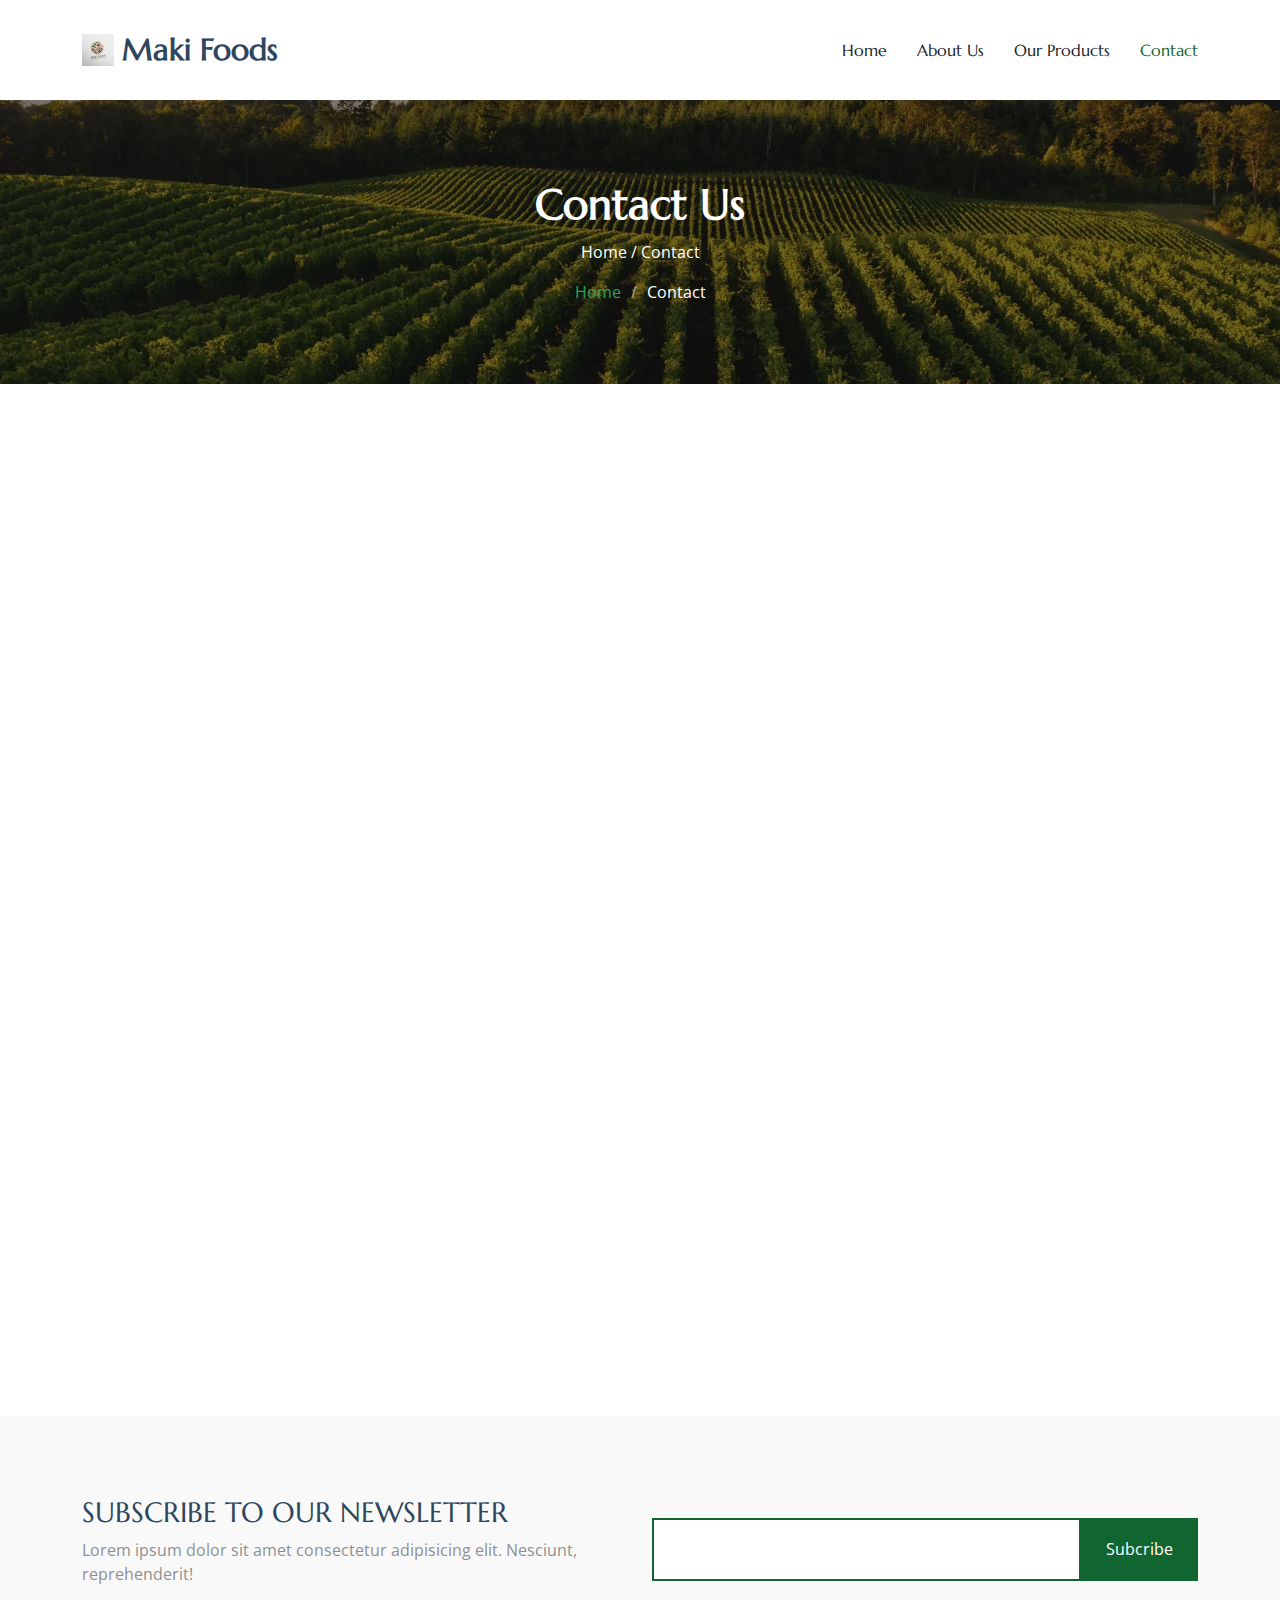
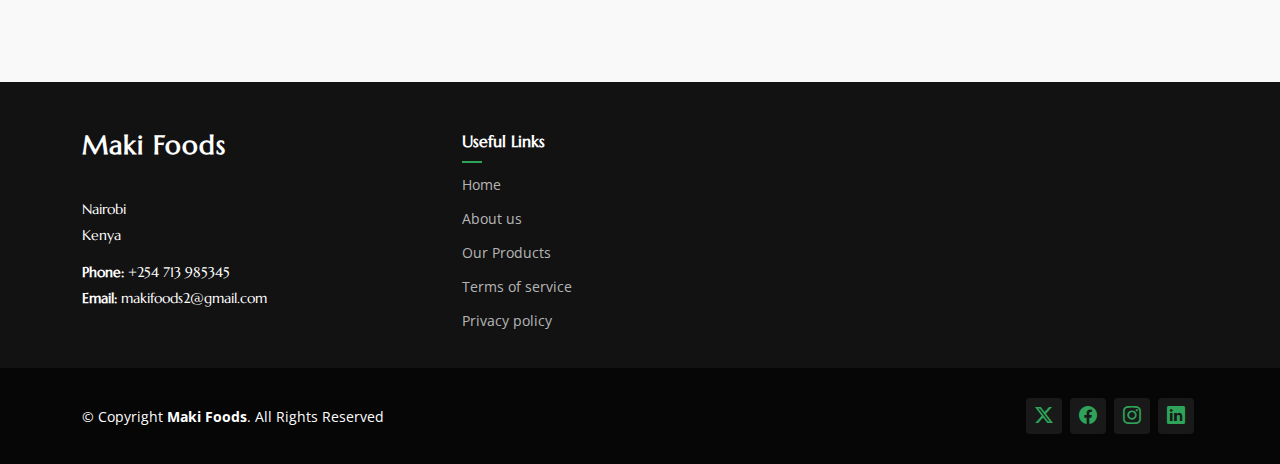
<file: contact.html>
<!DOCTYPE html>
<html lang="en">

<head>
  <meta charset="utf-8">
  <meta content="width=device-width, initial-scale=1.0" name="viewport">
  <title>Contact | Maki Foods</title>
  <meta name="description" content="">
  <meta name="keywords" content="">

  <!-- Favicons -->
  <link href="assets/img/favicon.png" rel="icon">
  <link href="assets/img/apple-touch-icon.png" rel="apple-touch-icon">

  <!-- Fonts -->
  <link href="https://fonts.googleapis.com" rel="preconnect">
  <link href="https://fonts.gstatic.com" rel="preconnect" crossorigin>
  <link href="https://fonts.googleapis.com/css2?family=Open+Sans:ital,wght@0,300;0,400;0,500;0,600;0,700;0,800;1,300;1,400;1,500;1,600;1,700;1,800&family=Marcellus:wght@400&display=swap" rel="stylesheet">

  <!-- Vendor CSS Files -->
  <link href="assets/vendor/bootstrap/css/bootstrap.min.css" rel="stylesheet">
  <link href="assets/vendor/bootstrap-icons/bootstrap-icons.css" rel="stylesheet">
  <link href="assets/vendor/aos/aos.css" rel="stylesheet">
  <link href="assets/vendor/swiper/swiper-bundle.min.css" rel="stylesheet">
  <link href="assets/vendor/glightbox/css/glightbox.min.css" rel="stylesheet">

  <!-- Main CSS File -->
  <link href="assets/css/main.css" rel="stylesheet">
</head>

<body class="contact-page">

  <header id="header" class="header d-flex align-items-center position-relative">
    <div class="container-fluid container-xl position-relative d-flex align-items-center justify-content-between">

      <a href="index.html" class="logo d-flex align-items-center">
        <!-- Uncomment the line below if you also wish to use an image logo -->
        <img src="assets/img/logo.png" alt="AgriCulture">
        <h1 class="sitename">Maki Foods</h1> 
      </a>

      <nav id="navmenu" class="navmenu">
        <ul>
          <li><a href="index.html">Home</a></li>
          <li><a href="about.html">About Us</a></li>
          <li><a href="services.html">Our Products</a></li>
          <!-- <li><a href="testimonials.html">Testimonials</a></li> -->
          <!-- <li><a href="blog.html">Blog</a></li> -->
          <!-- <li class="dropdown"><a href="#"><span>Dropdown</span> <i class="bi bi-chevron-down toggle-dropdown"></i></a>
            <ul>
              <li><a href="#">Dropdown 1</a></li>
              <li class="dropdown"><a href="#"><span>Deep Dropdown</span> <i class="bi bi-chevron-down toggle-dropdown"></i></a>
                <ul>
                  <li><a href="#">Deep Dropdown 1</a></li>
                  <li><a href="#">Deep Dropdown 2</a></li>
                  <li><a href="#">Deep Dropdown 3</a></li>
                  <li><a href="#">Deep Dropdown 4</a></li>
                  <li><a href="#">Deep Dropdown 5</a></li>
                </ul>
              </li>
              <li><a href="#">Dropdown 2</a></li>
              <li><a href="#">Dropdown 3</a></li>
              <li><a href="#">Dropdown 4</a></li>
            </ul>
          </li> -->
          <li><a href="contact.html" class="active">Contact</a></li>
        </ul>
        <i class="mobile-nav-toggle d-xl-none bi bi-list"></i>
      </nav>

    </div>
  </header>

  <main class="main">

    <!-- Page Title -->
    <div class="page-title dark-background" data-aos="fade" style="background-image: url(assets/img/page-title-bg.webp);">
      <div class="container position-relative">
        <h1>Contact Us</h1>
        <p>
          Home
          /
          Contact
        </p>
        <nav class="breadcrumbs">
          <ol>
            <li><a href="index.html">Home</a></li>
            <li class="current">Contact</li>
          </ol>
        </nav>
      </div>
    </div><!-- End Page Title -->

    <!-- Contact Section -->
    <section id="contact" class="contact section">

      <div class="mb-5">
        <iframe src="https://www.google.com/maps/embed?pb=!1m18!1m12!1m3!1d787.1807058935143!2d36.82198846735495!3d-1.2822328465254602!2m3!1f0!2f0!3f0!3m2!1i1024!2i768!4f13.1!3m3!1m2!1s0x182f116a53aaaaa9%3A0xea2f7f7a0c511c72!2sOld%20Nation%20House!5e0!3m2!1sen!2ske!4v1758275940605!5m2!1sen!2ske" width="1000" height="400" style="border:0;" allowfullscreen="" loading="lazy" referrerpolicy="no-referrer-when-downgrade"></iframe>
      </div>
      <!-- End Google Maps -->

      <div class="container" data-aos="fade">

        <div class="row gy-5 gx-lg-5">

          <div class="col-lg-4">

            <div class="info">
              <h3>Get in touch</h3>
              <p>Et id eius voluptates atque nihil voluptatem enim in tempore minima sit ad mollitia commodi minus.</p>

              <div class="info-item d-flex">
                <i class="bi bi-geo-alt flex-shrink-0"></i>
                <div>
                  <h4>Location:</h4>
                  <p>Tom Mboya Street, Nairobi Kenya</p>
                </div>
              </div><!-- End Info Item -->

              <div class="info-item d-flex">
                <i class="bi bi-envelope flex-shrink-0"></i>
                <div>
                  <h4>Email:</h4>
                  <p>makifoods2@gmail.com</p>
                </div>
              </div><!-- End Info Item -->

              <div class="info-item d-flex">
                <i class="bi bi-phone flex-shrink-0"></i>
                <div>
                  <h4>Call:</h4>
                  <p>+254 713 985345</p>
                </div>
              </div>
              <!-- End Info Item -->

            </div>

          </div>

          <div class="col-lg-8">
            <form action="forms/contact.php" method="post" role="form" class="php-email-form">
              <div class="row">
                <div class="col-md-6 form-group">
                  <input type="text" name="name" class="form-control" id="name" placeholder="Your Name" required="">
                </div>
                <div class="col-md-6 form-group mt-3 mt-md-0">
                  <input type="email" class="form-control" name="email" id="email" placeholder="Your Email" required="">
                </div>
              </div>
              <div class="form-group mt-3">
                <input type="text" class="form-control" name="subject" id="subject" placeholder="Subject" required="">
              </div>
              <div class="form-group mt-3">
                <textarea class="form-control" name="message" placeholder="Message" required=""></textarea>
              </div>
              <div class="my-3">
                <div class="loading">Loading</div>
                <div class="error-message"></div>
                <div class="sent-message">Your message has been sent. Thank you!</div>
              </div>
              <div class="text-center"><button type="submit">Send Message</button></div>
            </form>
          </div><!-- End Contact Form -->

        </div>

      </div>

    </section><!-- /Contact Section -->

    <!-- Call To Action Section -->
    <section id="call-to-action" class="call-to-action section light-background">

      <div class="content">
        <div class="container">
          <div class="row align-items-center">
            <div class="col-lg-6">
              <h3>Subscribe To Our Newsletter</h3>
              <p class="opacity-50">
                Lorem ipsum dolor sit amet consectetur adipisicing elit.
                Nesciunt, reprehenderit!
              </p>
            </div>
            <div class="col-lg-6">
              <form action="forms/newsletter.php" class="form-subscribe php-email-form">
                <div class="form-group d-flex align-items-stretch">
                  <input type="email" name="email" class="form-control h-100" placeholder="Enter your e-mail">
                  <input type="submit" class="btn btn-secondary px-4" value="Subcribe">
                </div>
                <div class="loading">Loading</div>
                <div class="error-message"></div>
                <div class="sent-message">
                  Your subscription request has been sent. Thank you!
                </div>
              </form>
            </div>
          </div>
        </div>
      </div>
    </section><!-- /Call To Action Section -->

  </main>

  <footer id="footer" class="footer dark-background">

    <div class="footer-top">
      <div class="container">
        <div class="row gy-4">
          <div class="col-lg-4 col-md-6 footer-about">
            <a href="index.html" class="logo d-flex align-items-center">
              <span class="sitename">Maki Foods</span>
            </a>
            <div class="footer-contact pt-3">
              <p>Nairobi</p>
              <p>Kenya</p>
              <p class="mt-3"><strong>Phone:</strong> <span>+254 713 985345</span></p>
              <p><strong>Email:</strong> <span>makifoods2@gmail.com</span></p>
            </div>
          </div>

          <div class="col-lg-2 col-md-3 footer-links">
            <h4>Useful Links</h4>
            <ul>
              <li><a href="index.html">Home</a></li>
              <li><a href="about.html">About us</a></li>
              <li><a href="services.html">Our Products</a></li>
              <li><a href="#">Terms of service</a></li>
              <li><a href="#">Privacy policy</a></li>
            </ul>
          </div>

          <!-- <div class="col-lg-2 col-md-3 footer-links">
            <h4>Our Products</h4>
            <ul>
              <li><a href="#">Web Design</a></li>
              <li><a href="#">Web Development</a></li>
              <li><a href="#">Product Management</a></li>
              <li><a href="#">Marketing</a></li>
              <li><a href="#">Graphic Design</a></li>
            </ul>
          </div> -->

          <!-- <div class="col-lg-2 col-md-3 footer-links">
            <h4>Hic solutasetp</h4>
            <ul>
              <li><a href="#">Molestiae accusamus iure</a></li>
              <li><a href="#">Excepturi dignissimos</a></li>
              <li><a href="#">Suscipit distinctio</a></li>
              <li><a href="#">Dilecta</a></li>
              <li><a href="#">Sit quas consectetur</a></li>
            </ul>
          </div> -->

          <!-- <div class="col-lg-2 col-md-3 footer-links">
            <h4>Nobis illum</h4>
            <ul>
              <li><a href="#">Ipsam</a></li>
              <li><a href="#">Laudantium dolorum</a></li>
              <li><a href="#">Dinera</a></li>
              <li><a href="#">Trodelas</a></li>
              <li><a href="#">Flexo</a></li>
            </ul>
          </div> -->

        </div>
      </div>
    </div>

    <div class="copyright text-center">
      <div class="container d-flex flex-column flex-lg-row justify-content-center justify-content-lg-between align-items-center">

        <div class="d-flex flex-column align-items-center align-items-lg-start">
          <div>
            © Copyright <strong><span>Maki Foods</span></strong>. All Rights Reserved
          </div>
        </div>

        <div class="social-links order-first order-lg-last mb-3 mb-lg-0">
          <a href=""><i class="bi bi-twitter-x"></i></a>
          <a href=""><i class="bi bi-facebook"></i></a>
          <a href=""><i class="bi bi-instagram"></i></a>
          <a href=""><i class="bi bi-linkedin"></i></a>
        </div>

      </div>
    </div>

  </footer>

  <!-- Scroll Top -->
  <a href="#" id="scroll-top" class="scroll-top d-flex align-items-center justify-content-center"><i class="bi bi-arrow-up-short"></i></a>

  <!-- Preloader -->
  <div id="preloader"></div>

  <!-- Vendor JS Files -->
  <script src="assets/vendor/bootstrap/js/bootstrap.bundle.min.js"></script>
  <script src="assets/vendor/php-email-form/validate.js"></script>
  <script src="assets/vendor/aos/aos.js"></script>
  <script src="assets/vendor/swiper/swiper-bundle.min.js"></script>
  <script src="assets/vendor/glightbox/js/glightbox.min.js"></script>

  <!-- Main JS File -->
  <script src="assets/js/main.js"></script>

</body>

</html>
</file>
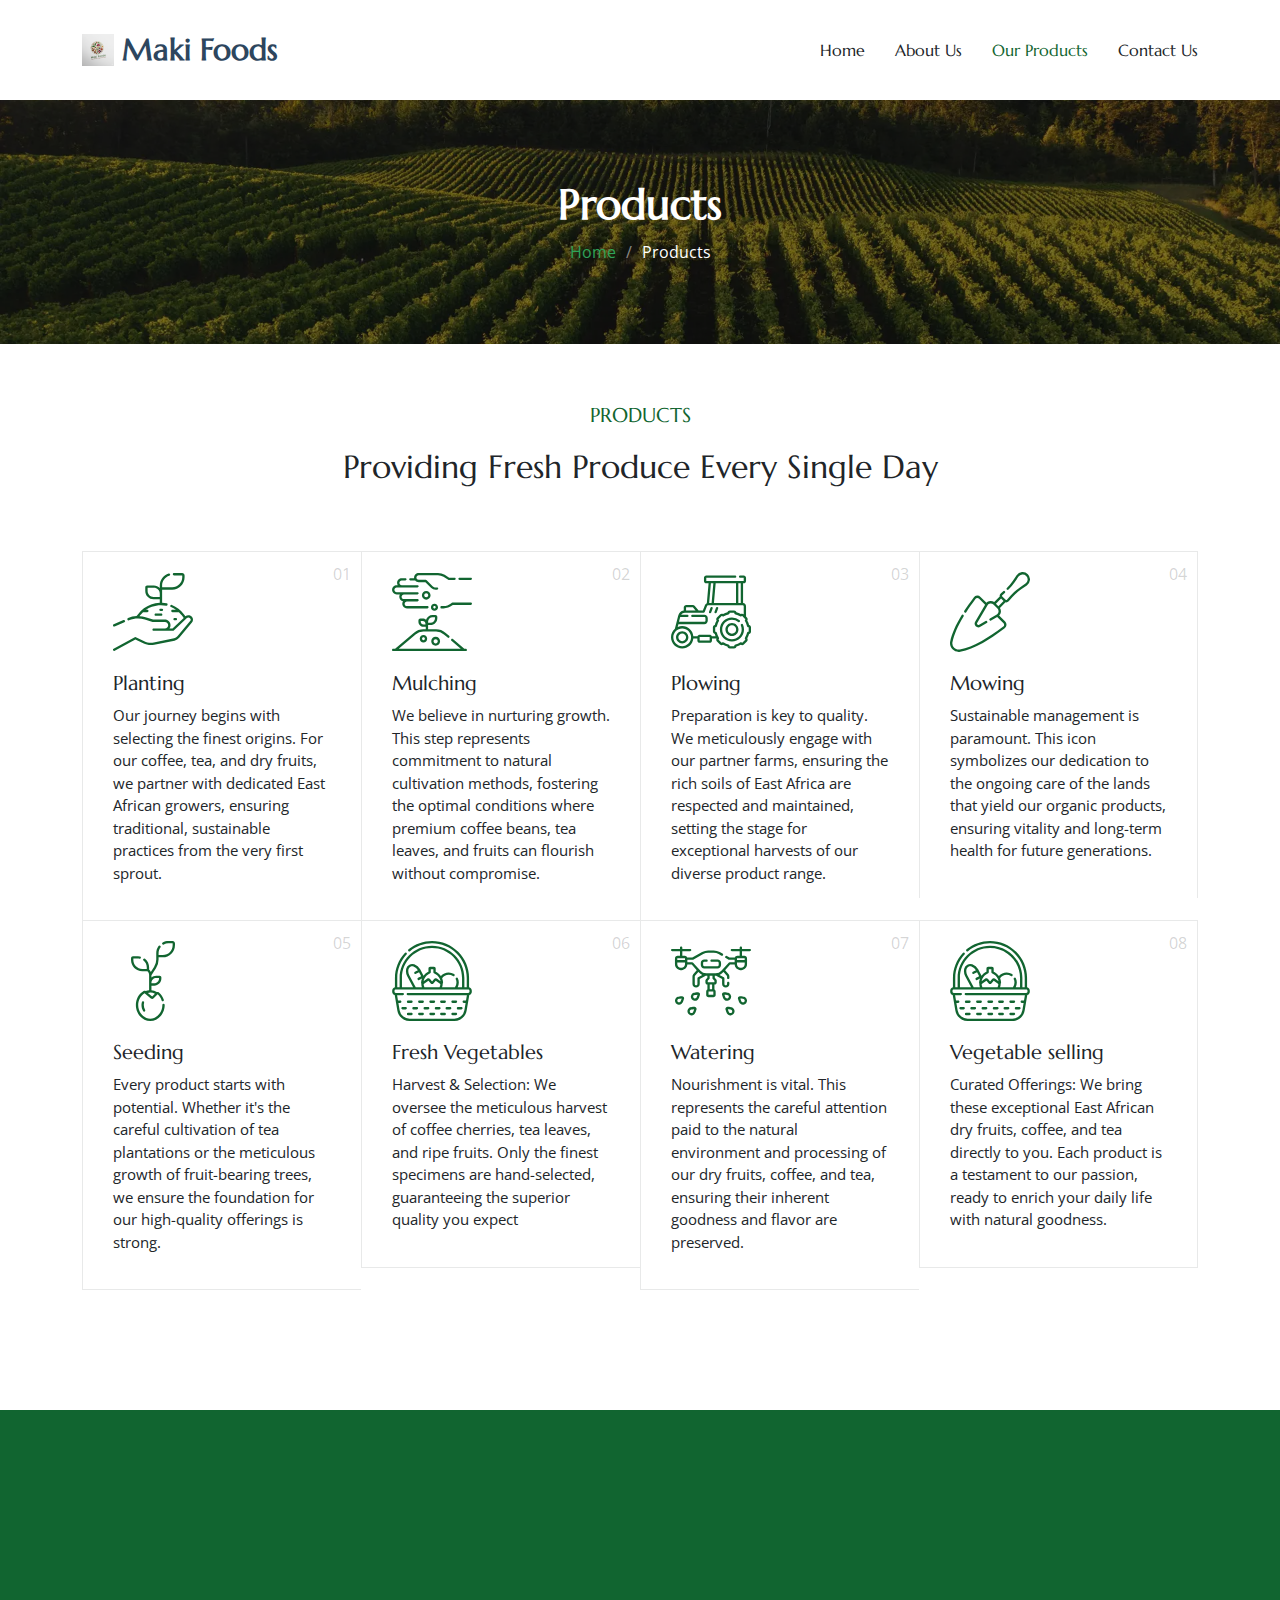
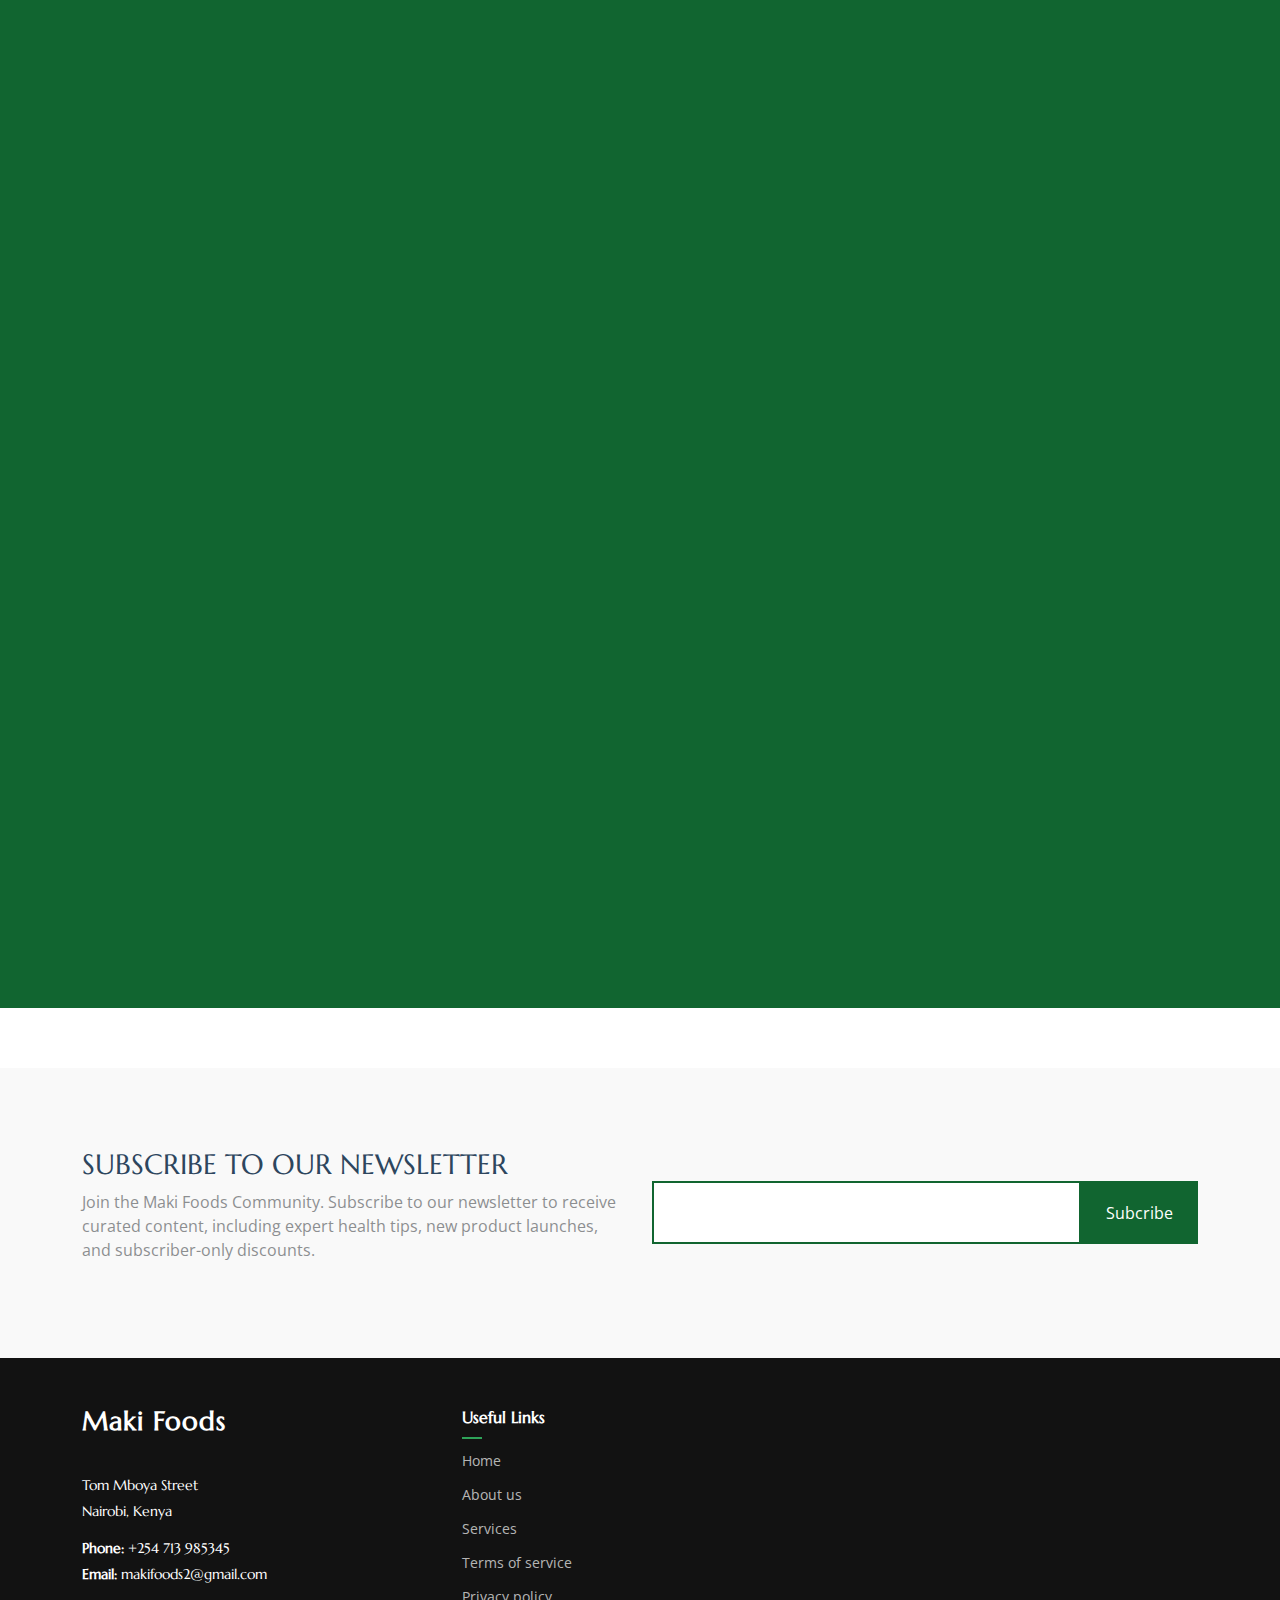
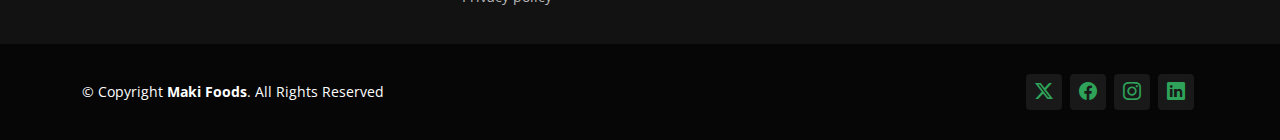
<file: services.html>
<!DOCTYPE html>
<html lang="en">

<head>
  <meta charset="utf-8">
  <meta content="width=device-width, initial-scale=1.0" name="viewport">
  <title>Products | Maki Foods</title>
  <meta name="description" content="">
  <meta name="keywords" content="">

  <!-- Favicons -->
  <link href="assets/img/favicon.png" rel="icon">
  <link href="assets/img/apple-touch-icon.png" rel="apple-touch-icon">

  <!-- Fonts -->
  <link href="https://fonts.googleapis.com" rel="preconnect">
  <link href="https://fonts.gstatic.com" rel="preconnect" crossorigin>
  <link href="https://fonts.googleapis.com/css2?family=Open+Sans:ital,wght@0,300;0,400;0,500;0,600;0,700;0,800;1,300;1,400;1,500;1,600;1,700;1,800&family=Marcellus:wght@400&display=swap" rel="stylesheet">

  <!-- Vendor CSS Files -->
  <link href="assets/vendor/bootstrap/css/bootstrap.min.css" rel="stylesheet">
  <link href="assets/vendor/bootstrap-icons/bootstrap-icons.css" rel="stylesheet">
  <link href="assets/vendor/aos/aos.css" rel="stylesheet">
  <link href="assets/vendor/swiper/swiper-bundle.min.css" rel="stylesheet">
  <link href="assets/vendor/glightbox/css/glightbox.min.css" rel="stylesheet">

  <!-- Main CSS File -->
  <link href="assets/css/main.css" rel="stylesheet">

</head>

<body class="services-page">

  <header id="header" class="header d-flex align-items-center position-relative">
    <div class="container-fluid container-xl position-relative d-flex align-items-center justify-content-between">

      <a href="index.html" class="logo d-flex align-items-center">
        <!-- Uncomment the line below if you also wish to use an image logo -->
        <img src="assets/img/logo.png" alt="AgriCulture">
        <h1 class="sitename">Maki Foods</h1> 
      </a>

      <nav id="navmenu" class="navmenu">
        <ul>
          <li><a href="index.html">Home</a></li>
          <li><a href="about.html">About Us</a></li>
          <li><a href="services.html" class="active">Our Products</a></li>
          <!-- <li><a href="testimonials.html">Testimonials</a></li>
          <li><a href="blog.html">Blog</a></li>
          <li class="dropdown"><a href="#"><span>Dropdown</span> <i class="bi bi-chevron-down toggle-dropdown"></i></a>
            <ul>
              <li><a href="#">Dropdown 1</a></li>
              <li class="dropdown"><a href="#"><span>Deep Dropdown</span> <i class="bi bi-chevron-down toggle-dropdown"></i></a>
                <ul>
                  <li><a href="#">Deep Dropdown 1</a></li>
                  <li><a href="#">Deep Dropdown 2</a></li>
                  <li><a href="#">Deep Dropdown 3</a></li>
                  <li><a href="#">Deep Dropdown 4</a></li>
                  <li><a href="#">Deep Dropdown 5</a></li>
                </ul>
              </li>
              <li><a href="#">Dropdown 2</a></li>
              <li><a href="#">Dropdown 3</a></li>
              <li><a href="#">Dropdown 4</a></li>
            </ul>
          </li> -->
          <li><a href="contact.html">Contact Us</a></li>
        </ul>
        <i class="mobile-nav-toggle d-xl-none bi bi-list"></i>
      </nav>

    </div>
  </header>

  <main class="main">

    <!-- Page Title -->
    <div class="page-title dark-background" data-aos="fade" style="background-image: url(assets/img/page-title-bg.webp);">
      <div class="container position-relative">
        <h1>Products</h1>
        <!-- <p>
          Home
          /
          Products</p> -->
        <nav class="breadcrumbs">
          <ol>
            <li><a href="index.html">Home</a></li>
            <li class="current">Products</li>
          </ol>
        </nav>
      </div>
    </div>
    <!-- End Page Title -->

    <!-- Services Section -->
    <section id="services" class="services section">

      <!-- Section Title -->
      <div class="container section-title" data-aos="fade-up">
        <h2>PRODUCTS</h2>
        <p>Providing Fresh Produce Every Single Day</p>
      </div><!-- End Section Title -->
      <div class="content">
        <div class="container">
          <div class="row g-0">
            <div class="col-lg-3 col-md-6">
              <div class="service-item">
                <span class="number">01</span>
                <div class="service-item-icon">
                  <svg xmlns="http://www.w3.org/2000/svg" version="1.1" xmlns:xlink="http://www.w3.org/1999/xlink" width="80" height="80" x="0" y="0" viewBox="0 0 509.435 509.435" style="enable-background: new 0 0 512 512" xml:space="preserve" class="">
                    <g>
                      <path d="M7.506 347.639c.994 0 2.005-.199 2.976-.619l62.037-26.857a7.5 7.5 0 0 0 3.903-9.862 7.5 7.5 0 0 0-9.862-3.903L4.523 333.255a7.501 7.501 0 0 0 2.983 14.384zM500.883 283.197c-10.953-10.952-28.175-11.423-39.689-1.267l-10.034-13.307c-19.783-26.239-46.1-46.623-76.103-58.948a7.5 7.5 0 0 0-5.699 13.875c11.136 4.575 21.708 10.382 31.567 17.249h-22.621c-4.143 0-7.5 3.358-7.5 7.5s3.357 7.5 7.5 7.5h41.188a169.382 169.382 0 0 1 19.691 21.855l11.048 14.652-71.171 67.597h-19.48a35.772 35.772 0 0 0 6.775-20.976c0-19.837-16.139-35.975-35.976-35.975h-75.023l-48.33-15.005a160.871 160.871 0 0 0-37.992-6.934l2.533-3.359a169.852 169.852 0 0 1 19.67-21.855h27.398c4.143 0 7.5-3.358 7.5-7.5s-3.357-7.5-7.5-7.5h-8.848a165.125 165.125 0 0 1 38.01-19.73c28.992-10.532 60.376-12.89 90.754-6.821a7.498 7.498 0 0 0 8.824-5.885 7.5 7.5 0 0 0-5.885-8.824 184.517 184.517 0 0 0-28.616-3.4v-83.727h64.189c43.49 0 78.872-35.382 78.872-78.872V22.488c0-8.712-7.088-15.801-15.801-15.801h-51.729c-4.143 0-7.5 3.358-7.5 7.5s3.357 7.5 7.5 7.5h51.729c.441 0 .801.359.801.801v11.051c0 35.219-28.653 63.872-63.872 63.872h-64.189V85.559c0-28.082 18.793-53.262 45.701-61.234a7.5 7.5 0 1 0-4.261-14.382c-15.972 4.732-30.338 14.681-40.451 28.015-10.46 13.79-15.988 30.25-15.988 47.601v16.416c-9.59-9.839-22.97-15.965-37.762-15.965h-43.432c-6.193 0-11.232 5.039-11.232 11.232v23.629c0 29.093 23.669 52.762 52.763 52.762h39.663v22.475a183.375 183.375 0 0 0-55.199 10.86c-32.974 11.978-61.705 33.297-83.085 61.653l-9.313 12.351a161.07 161.07 0 0 0-54.289 12.692 7.5 7.5 0 0 0-3.949 9.844 7.498 7.498 0 0 0 9.844 3.949c31.858-13.616 67.62-15.458 100.696-5.188l49.416 15.343c.72.224 1.47.337 2.224.337h76.161c11.566 0 20.976 9.409 20.976 20.975s-9.409 20.976-20.976 20.976h-71.803c-4.143 0-7.5 3.358-7.5 7.5s3.357 7.5 7.5 7.5h123.477a7.5 7.5 0 0 0 5.165-2.062l83.48-79.289c5.56-5.279 14.158-5.167 19.577.252a13.957 13.957 0 0 1 .853 18.9l-80.942 97.046a37.161 37.161 0 0 1-21.112 12.581L259.57 448.474c-20.377 4.113-41.89 1.365-60.575-7.739l-53.332-25.982a7.507 7.507 0 0 0-6.884.162L3.903 488.665a7.5 7.5 0 0 0 7.197 13.161l131.475-71.888 49.849 24.285c21.631 10.538 46.53 13.72 70.114 8.957l129.506-26.146a52.209 52.209 0 0 0 29.663-17.677l80.942-97.046c9.682-11.61 8.923-28.426-1.766-39.114zM258.212 158.634c-20.822 0-37.763-16.94-37.763-37.762V101.01h39.664c20.822 0 37.762 16.94 37.762 37.762v19.861h-39.663z" fill="currentColor" opacity="1" data-original="currentColor"></path>
                      <path d="M319.171 240.778a7.5 7.5 0 0 0-7.5-7.5h-9.43c-4.143 0-7.5 3.358-7.5 7.5s3.357 7.5 7.5 7.5h9.43a7.5 7.5 0 0 0 7.5-7.5zM272.068 264.08c-4.143 0-7.5 3.358-7.5 7.5s3.357 7.5 7.5 7.5h34.888c4.143 0 7.5-3.358 7.5-7.5s-3.357-7.5-7.5-7.5zM400.305 307.996c4.143 0 7.5-3.358 7.5-7.5s-3.357-7.5-7.5-7.5h-8.172c-4.143 0-7.5 3.358-7.5 7.5s3.357 7.5 7.5 7.5z" fill="currentColor" opacity="1" data-original="currentColor"></path>
                    </g>
                  </svg>
                </div>
                <div class="service-item-content">
                  <h3 class="service-heading">Planting</h3>
                  <p>
                    Our journey begins with selecting the finest origins. For our coffee, tea, and dry fruits, we partner with dedicated East African growers, ensuring traditional, sustainable practices from the very first sprout.
                  </p>
                </div>
              </div>
            </div>
            <div class="col-lg-3 col-md-6">
              <div class="service-item">
                <span class="number">02</span>
                <div class="service-item-icon">
                  <svg xmlns="http://www.w3.org/2000/svg" version="1.1" xmlns:xlink="http://www.w3.org/1999/xlink" width="80" height="80" x="0" y="0" viewBox="0 0 514.314 514.314" style="enable-background: new 0 0 512 512" xml:space="preserve" class="">
                    <g>
                      <path d="M434.176 51.297h72.639c4.143 0 7.5-3.358 7.5-7.5s-3.357-7.5-7.5-7.5h-72.639c-4.143 0-7.5 3.358-7.5 7.5s3.357 7.5 7.5 7.5zM117.994 54.791h30.852c5.47 6.605 13.729 10.82 22.955 10.82h42.865l35.886 35.886c8.246 8.246 19.209 12.787 30.869 12.787h8.32c4.143 0 7.5-3.358 7.5-7.5s-3.357-7.5-7.5-7.5h-8.32c-7.654 0-14.85-2.981-20.262-8.393l-38.083-38.083a7.5 7.5 0 0 0-5.304-2.197H171.8c-8.159 0-14.797-6.638-14.797-14.797s6.638-14.797 14.797-14.797h123.757a66.756 66.756 0 0 1 35.416 10.157l30.374 18.983a7.497 7.497 0 0 0 3.975 1.14h36.891c4.143 0 7.5-3.358 7.5-7.5s-3.357-7.5-7.5-7.5h-34.739l-28.551-17.843a81.742 81.742 0 0 0-43.365-12.437H171.801c-16.43 0-29.797 13.367-29.797 29.798 0 1.349.099 2.675.273 3.977h-24.283a7.5 7.5 0 1 0 0 14.999zM30.38 144.476h20.344a29.724 29.724 0 0 0-4.003 14.921c0 14.399 10.225 26.453 23.795 29.288a29.746 29.746 0 0 0-4.371 15.555c0 16.499 13.423 29.921 29.921 29.921h131.637a7.5 7.5 0 0 0 7.498-7.688 7.5 7.5 0 0 0-8.307-7.311H96.065c-8.228 0-14.921-6.694-14.921-14.921s6.693-14.921 14.921-14.921H163.9c4.143 0 7.5-3.358 7.5-7.5s-3.357-7.5-7.5-7.5H76.643c-8.228 0-14.922-6.694-14.922-14.921s6.694-14.921 14.922-14.921H163.9c4.143 0 7.5-3.358 7.5-7.5s-3.357-7.5-7.5-7.5H30.38c-8.228 0-14.921-6.694-14.921-14.921s6.693-14.921 14.921-14.921H163.9c4.143 0 7.5-3.358 7.5-7.5s-3.357-7.5-7.5-7.5H62.547c-8.228 0-14.921-6.694-14.921-14.921s6.693-14.921 14.921-14.921h23.485c4.143 0 7.5-3.358 7.5-7.5s-3.357-7.5-7.5-7.5H62.547c-16.498 0-29.921 13.423-29.921 29.921a29.719 29.719 0 0 0 4.003 14.921H30.38C13.882 84.636.459 98.059.459 114.557s13.423 29.919 29.921 29.919zM506.814 196.74H389.248a7.497 7.497 0 0 0-4.629 1.599l-5.613 4.403c-13.495 10.588-30.375 16.42-47.529 16.42h-12.272a7.5 7.5 0 0 0-8.309 7.5 7.5 7.5 0 0 0 7.5 7.5h13.081c20.496 0 40.664-6.967 56.788-19.618l3.574-2.804h114.976a7.5 7.5 0 1 0-.001-15z" fill="currentColor" opacity="1" data-original="currentColor" class=""></path>
                      <path d="M192.215 150.164c0 15.372 12.506 27.878 27.878 27.878s27.879-12.506 27.879-27.878-12.507-27.878-27.879-27.878-27.878 12.506-27.878 27.878zm40.757 0c0 7.101-5.777 12.878-12.879 12.878-7.101 0-12.878-5.777-12.878-12.878s5.777-12.878 12.878-12.878c7.101-.001 12.879 5.777 12.879 12.878zM273.049 203.771c-12.599 0-22.848 10.25-22.848 22.848s10.249 22.847 22.848 22.847 22.848-10.249 22.848-22.847-10.25-22.848-22.848-22.848zm0 30.695c-4.327 0-7.848-3.52-7.848-7.847s3.521-7.848 7.848-7.848 7.848 3.521 7.848 7.848-3.521 7.847-7.848 7.847zM474.178 493.298h-9.202l-73.199-62.323c-3.155-2.686-7.888-2.305-10.573.849s-2.305 7.887.849 10.572l59.785 50.902H43.105l108.164-92.092a77.855 77.855 0 0 1 50.423-18.558h81.558a77.851 77.851 0 0 1 50.423 18.558l24.029 20.458a7.498 7.498 0 0 0 10.573-.849 7.5 7.5 0 0 0-.849-10.572l-24.029-20.458a92.867 92.867 0 0 0-60.147-22.137h-51.158v-26.806h15.44c24.205 0 43.896-19.692 43.896-43.897v-8.808c0-6.785-5.52-12.305-12.305-12.305h-18.135c-19.99 0-36.891 13.437-42.174 31.749-5.716-4.945-13.156-7.947-21.29-7.947h-15.061c-6.942 0-12.591 5.648-12.591 12.592v7.399c0 17.97 14.619 32.589 32.589 32.589h14.629v15.433h-15.399a92.867 92.867 0 0 0-60.147 22.137L19.967 493.298H7.5c-4.143 0-7.5 3.358-7.5 7.5s3.357 7.5 7.5 7.5h466.678a7.5 7.5 0 0 0 0-15zM232.092 319.73c0-15.934 12.963-28.897 28.897-28.897h15.439v6.112c0 15.934-12.963 28.897-28.896 28.897h-15.44zm-16.978 17.485h-12.651c-9.698 0-17.589-7.89-17.589-17.589v-4.991h12.651c9.698 0 17.589 7.89 17.589 17.589z" fill="currentColor" opacity="1" data-original="currentColor" class=""></path>
                      <path d="M178.358 429.065c0 13.218 10.754 23.972 23.972 23.972s23.972-10.753 23.972-23.972-10.754-23.972-23.972-23.972-23.972 10.753-23.972 23.972zm32.944 0c0 4.947-4.024 8.972-8.972 8.972s-8.972-4.025-8.972-8.972 4.024-8.972 8.972-8.972 8.972 4.024 8.972 8.972zM252.23 445.536c0 15.706 12.777 28.484 28.483 28.484s28.484-12.778 28.484-28.484-12.778-28.484-28.484-28.484-28.483 12.778-28.483 28.484zm41.968 0c0 7.435-6.049 13.484-13.484 13.484s-13.483-6.049-13.483-13.484 6.049-13.484 13.483-13.484c7.435 0 13.484 6.049 13.484 13.484z" fill="currentColor" opacity="1" data-original="currentColor" class=""></path>
                    </g>
                  </svg>
                </div>
                <div class="service-item-content">
                  <h3 class="service-heading">Mulching</h3>
                  <p>
                    We believe in nurturing growth. This step represents commitment to natural cultivation methods, fostering the optimal conditions where premium coffee beans, tea leaves, and fruits can flourish without compromise.
                  </p>
                </div>
              </div>
            </div>
            <div class="col-lg-3 col-md-6">
              <div class="service-item">
                <span class="number">03</span>
                <div class="service-item-icon">
                  <svg xmlns="http://www.w3.org/2000/svg" version="1.1" xmlns:xlink="http://www.w3.org/1999/xlink" width="80" height="80" x="0" y="0" viewBox="0 0 516.53 516.53" style="enable-background: new 0 0 512 512" xml:space="preserve" class="">
                    <g>
                      <path d="M504.085 341.447a113.617 113.617 0 0 0-11.524-27.805c3.866-6.212 3.104-14.506-2.288-19.897l-5.804-5.804v-67.388c0-10.907-8.398-19.878-19.066-20.817V73.099h4.012c8.301 0 15.054-6.753 15.054-15.054V37.599c0-8.301-6.753-15.054-15.054-15.054h-23.242a7.5 7.5 0 0 0 0 15l23.296.054-.054 20.5-241.554-.054.054-20.5H414.21a7.5 7.5 0 0 0 0-15H227.916c-8.301 0-15.054 6.753-15.054 15.054v20.446c0 8.301 6.753 15.054 15.054 15.054h14.719L231.27 201.13c-5.215 2.077-9.463 6.215-11.642 11.675l-14.014 35.128h-27.323l-24.417-28.857a16.73 16.73 0 0 0-12.795-5.936H99.071c-9.242 0-16.761 7.519-16.761 16.761v18.66a44.759 44.759 0 0 0-35.97 33.278L24.937 367.09C9.676 380.359 0 399.894 0 421.658c0 39.881 32.446 72.327 72.328 72.327 37.349 0 68.174-28.457 71.938-64.827h25.905v12.546c0 8.282 6.738 15.02 15.02 15.02h64.364c8.282 0 15.02-6.738 15.02-15.02v-12.546h29.374c-3.278 6.098-2.356 13.875 2.785 19.016l19.555 19.554a16 16 0 0 0 11.388 4.718c3.045 0 5.961-.839 8.506-2.431a113.556 113.556 0 0 0 27.808 11.525c1.662 7.123 8.064 12.445 15.686 12.445h27.655c7.602 0 13.99-5.293 15.672-12.441a113.582 113.582 0 0 0 27.814-11.525 15.986 15.986 0 0 0 8.514 2.427c4.302 0 8.346-1.675 11.388-4.717l19.555-19.555c5.396-5.396 6.156-13.7 2.29-19.901a113.607 113.607 0 0 0 11.522-27.801c7.123-1.662 12.445-8.064 12.445-15.686v-27.655c-.002-7.621-5.324-14.023-12.447-15.684zm-53.681-141.805h-15.681V73.099h15.681zM419.723 73.099v126.543h-142.46l11.233-126.543zm-146.286 0-11.233 126.543h-15.743l11.234-126.543zM99.071 228.14h42.008c.519 0 1.008.227 1.344.624l16.219 19.169H97.311v-18.032c0-.971.79-1.761 1.76-1.761zm-51.11 108.845h167.157c12.315 0 22.334-10.019 22.334-22.334v-16.152c0-12.315-10.019-22.334-22.334-22.334h-77.364a7.5 7.5 0 0 0 0 15h77.364c4.044 0 7.334 3.29 7.334 7.334v16.152c0 4.044-3.29 7.334-7.334 7.334H51.727l7.738-30.821h46.327a7.5 7.5 0 0 0 0-15h-40.76a29.774 29.774 0 0 1 24.779-13.231h120.886a7.5 7.5 0 0 0 6.966-4.721l15.897-39.849a5.883 5.883 0 0 1 5.49-3.721h224.51a5.916 5.916 0 0 1 5.91 5.91v52.522c-5.348-4.343-12.853-4.747-18.636-1.165a113.598 113.598 0 0 0-27.818-11.532c-1.662-7.123-8.063-12.445-15.685-12.445h-27.655c-7.602 0-13.99 5.294-15.672 12.441a113.583 113.583 0 0 0-27.818 11.527c-6.213-3.868-14.506-3.104-19.897 2.288l-19.555 19.555c-5.375 5.375-6.149 13.637-2.28 19.884a113.572 113.572 0 0 0-11.531 27.818c-7.123 1.662-12.445 8.063-12.445 15.685v27.655c0 7.602 5.293 13.99 12.441 15.672 1.242 4.67 2.784 9.24 4.603 13.699h-24.12c-2.277-5.402-7.626-9.204-13.847-9.204h-64.364c-6.221 0-11.569 3.802-13.847 9.204h-27.078c-3.764-36.371-34.589-64.828-71.938-64.828a71.896 71.896 0 0 0-28.994 6.086zm24.367 142c-31.61 0-57.328-25.717-57.328-57.327s25.717-57.328 57.328-57.328 57.327 25.717 57.327 57.328-25.717 57.327-57.327 57.327zm177.24-37.262h-.013l-64.384-.02.02-21.75 64.384.02zm251.962-56.937c0 .609-.496 1.105-1.189 1.105-4.816 0-8.956 3.287-10.065 7.992a98.695 98.695 0 0 1-12.139 29.288c-2.543 4.113-1.939 9.365 1.447 12.75l.084.084a1.105 1.105 0 0 1 0 1.562l-19.555 19.555a1.085 1.085 0 0 1-.781.323c-.208 0-.514-.056-.761-.303a3.326 3.326 0 0 0-.084-.084c-3.406-3.407-8.658-4.01-12.77-1.467a98.657 98.657 0 0 1-29.288 12.138c-4.706 1.11-7.992 5.25-7.992 10.15 0 .609-.496 1.105-1.104 1.105h-27.655c-.609 0-1.105-.496-1.105-1.189 0-4.816-3.287-8.956-7.992-10.066a98.69 98.69 0 0 1-29.287-12.137 10.35 10.35 0 0 0-5.455-1.561c-2.68 0-5.338 1.049-7.38 3.091a1.085 1.085 0 0 1-.781.323c-.208 0-.513-.056-.781-.324l-19.555-19.555c-.431-.431-.431-1.132.064-1.627 3.406-3.406 4.009-8.657 1.466-12.77a98.66 98.66 0 0 1-12.138-29.287c-1.11-4.706-5.25-7.992-10.15-7.992a1.107 1.107 0 0 1-1.105-1.105V357.13c0-.609.496-1.104 1.189-1.104 4.816 0 8.956-3.287 10.066-7.992a98.661 98.661 0 0 1 12.138-29.288c2.542-4.112 1.939-9.364-1.531-12.833a1.106 1.106 0 0 1 0-1.563l19.555-19.555c.431-.431 1.132-.431 1.626.064 3.407 3.408 8.658 4.011 12.77 1.467a98.666 98.666 0 0 1 29.288-12.138c4.706-1.11 7.992-5.25 7.992-10.15 0-.609.496-1.105 1.105-1.105h27.655c.609 0 1.104.496 1.104 1.189 0 4.816 3.287 8.956 7.992 10.066a98.664 98.664 0 0 1 29.288 12.139c4.113 2.543 9.365 1.939 12.833-1.531a1.107 1.107 0 0 1 1.563 0l19.555 19.555c.431.431.431 1.132-.062 1.625-3.408 3.406-4.012 8.658-1.468 12.771a98.666 98.666 0 0 1 12.138 29.288c1.11 4.706 5.25 7.992 10.066 7.992h.084c.609 0 1.105.496 1.105 1.104z" fill="currentColor" opacity="1" data-original="currentColor" class=""></path>
                      <path d="M454.895 335.721a7.5 7.5 0 0 0-3.834 9.889 62.412 62.412 0 0 1 5.335 25.349c0 34.678-28.213 62.891-62.891 62.891s-62.891-28.213-62.891-62.891c0-34.679 28.213-62.892 62.891-62.892a62.934 62.934 0 0 1 40.397 14.703 7.5 7.5 0 0 0 10.566-.923 7.5 7.5 0 0 0-.923-10.566 77.96 77.96 0 0 0-50.041-18.213c-42.949 0-77.891 34.942-77.891 77.892 0 42.949 34.942 77.891 77.891 77.891s77.891-34.942 77.891-77.891c0-10.895-2.224-21.46-6.611-31.403a7.5 7.5 0 0 0-9.889-3.836zM72.328 381.807c-21.974 0-39.851 17.877-39.851 39.851s17.877 39.851 39.851 39.851 39.851-17.877 39.851-39.851-17.878-39.851-39.851-39.851zm0 64.702c-13.703 0-24.851-11.148-24.851-24.851s11.148-24.851 24.851-24.851 24.851 11.148 24.851 24.851-11.149 24.851-24.851 24.851z" fill="currentColor" opacity="1" data-original="currentColor" class=""></path>
                      <path d="M393.504 328.829c-23.23 0-42.13 18.899-42.13 42.13 0 23.23 18.899 42.129 42.13 42.129s42.13-18.899 42.13-42.129-18.9-42.13-42.13-42.13zm0 69.26c-14.959 0-27.13-12.17-27.13-27.129s12.17-27.13 27.13-27.13 27.13 12.17 27.13 27.13c0 14.958-12.171 27.129-27.13 27.129zM249.861 265.585a7.487 7.487 0 0 0 2.663.491 7.503 7.503 0 0 0 7.013-4.838l9.438-24.841a7.5 7.5 0 0 0-14.022-5.328l-9.438 24.841a7.499 7.499 0 0 0 4.346 9.675zM285.384 265.585a7.487 7.487 0 0 0 2.663.491 7.502 7.502 0 0 0 7.012-4.838l9.439-24.841a7.5 7.5 0 0 0-4.347-9.675 7.5 7.5 0 0 0-9.675 4.347l-9.439 24.841a7.5 7.5 0 0 0 4.347 9.675z" fill="currentColor" opacity="1" data-original="currentColor" class=""></path>
                    </g>
                  </svg>
                </div>
                <div class="service-item-content">
                  <h3 class="service-heading">Plowing</h3>
                  <p>
                   Preparation is key to quality. We meticulously engage with our partner farms, ensuring the rich soils of East Africa are respected and maintained, setting the stage for exceptional harvests of our diverse product range.
                  </p>
                </div>
              </div>
            </div>
            <div class="col-lg-3 col-md-6">
              <div class="service-item">
                <span class="number">04</span>
                <div class="service-item-icon">
                  <svg xmlns="http://www.w3.org/2000/svg" version="1.1" xmlns:xlink="http://www.w3.org/1999/xlink" width="80" height="80" x="0" y="0" viewBox="0 0 509.389 509.389" style="enable-background: new 0 0 512 512" xml:space="preserve" class="">
                    <g>
                      <path d="M495.69 14.267A46.636 46.636 0 0 0 458.364.766a46.637 46.637 0 0 0-34.257 20.05l-24.614 35.749a309.594 309.594 0 0 1-37.289 44.521 7.5 7.5 0 0 0 10.544 10.668 324.596 324.596 0 0 0 39.1-46.684l24.614-35.749a31.674 31.674 0 0 1 23.268-13.618 31.66 31.66 0 0 1 25.354 9.17 31.681 31.681 0 0 1 9.171 25.355 31.679 31.679 0 0 1-13.618 23.267l-35.75 24.615a324.066 324.066 0 0 0-59.859 53.246l-22.502 25.667a5.412 5.412 0 0 1-3.933 1.86c-1.518.071-2.966-.518-4.047-1.599l-21.873-21.872c-1.081-1.082-1.649-2.52-1.599-4.048s.711-2.925 1.86-3.933l15.802-13.854a7.5 7.5 0 0 0-9.889-11.279l-15.802 13.854a20.546 20.546 0 0 0-6.964 14.719 20.37 20.37 0 0 0 .64 5.69l-35.241 35.241c-7.726-5.323-17.119-7.656-26.65-6.449-8.734 1.104-16.614 5.058-22.612 11.157l-37.903-37.903a28.552 28.552 0 0 0-22.3-8.292 28.547 28.547 0 0 0-20.847 11.457c-23.749 31.972-43.447 60.009-60.222 85.713a7.5 7.5 0 0 0 6.275 11.6 7.495 7.495 0 0 0 6.288-3.402c16.606-25.447 36.135-53.239 59.7-84.966a13.562 13.562 0 0 1 9.903-5.441 13.585 13.585 0 0 1 10.595 3.939l39.789 39.789-63.489 107.398c-5.606 9.484-4.179 21.121 3.554 28.957 4.724 4.785 10.89 7.271 17.211 7.271 4.233-.001 8.536-1.115 12.519-3.399l40.792-24.114a7.499 7.499 0 1 0-7.632-12.912l-40.706 24.064c-4.745 2.723-9.055 1.038-11.506-1.446-1.129-1.144-4.561-5.302-1.318-10.787L239.37 211.63c3.736-6.32 10.058-10.474 17.342-11.395 7.292-.918 14.44 1.529 19.633 6.722l25.938 25.938c5.187 5.186 7.654 12.36 6.771 19.686-.878 7.28-4.911 13.598-10.99 17.288l-44.019 26.021a7.5 7.5 0 0 0 7.632 12.912l38.725-22.893 40.397 40.396a13.558 13.558 0 0 1 3.938 10.564 13.606 13.606 0 0 1-5.428 9.926c-54.818 40.993-97.27 69.301-137.646 91.785-50.099 27.898-95.647 45.713-139.25 54.462-13.202 2.648-26.235-1.337-35.759-10.935a40.033 40.033 0 0 1-10.799-36.472c10.129-48.517 33.232-101.845 70.63-163.033a7.501 7.501 0 0 0-12.799-7.823c-38.309 62.679-62.028 117.563-72.515 167.79-3.796 18.186 1.75 36.916 14.835 50.103 10.368 10.45 24.27 16.146 38.625 16.145 3.564 0 7.159-.352 10.732-1.068 45.149-9.06 92.12-27.398 143.597-56.063 40.984-22.823 83.956-51.469 139.331-92.878a28.597 28.597 0 0 0 11.407-20.864 28.554 28.554 0 0 0-8.292-22.245l-38.525-38.525c6.079-6.031 10.002-13.987 11.063-22.799 1.106-9.18-1.037-18.215-5.937-25.753l35.39-35.39a20.4 20.4 0 0 0 5.022.654 20.546 20.546 0 0 0 15.384-6.975l22.502-25.667a309.032 309.032 0 0 1 57.086-50.779l35.749-24.614a46.635 46.635 0 0 0 20.05-34.256 46.63 46.63 0 0 0-13.5-37.328zM340.732 184.685l-32.723 32.723-15.459-15.459 32.723-32.723z" fill="currentColor" opacity="1" data-original="currentColor"></path>
                    </g>
                  </svg>
                </div>
                <div class="service-item-content">
                  <h3 class="service-heading">Mowing</h3>
                  <p>
                    Sustainable management is paramount. This icon symbolizes our dedication to the ongoing care of the lands that yield our organic products, ensuring vitality and long-term health for future generations.
                  </p>
                </div>
              </div>
            </div>

            <div class="col-lg-3 col-md-6">
              <div class="service-item">
                <span class="number">05</span>
                <div class="service-item-icon">
                  <svg xmlns="http://www.w3.org/2000/svg" version="1.1" xmlns:xlink="http://www.w3.org/1999/xlink" width="80" height="80" x="0" y="0" viewBox="0 0 513.089 513.089" style="enable-background: new 0 0 512 512" xml:space="preserve" class="">
                    <g>
                      <path d="M194.209 386.877a7.497 7.497 0 0 0-9.15 5.363 75.07 75.07 0 0 0-2.428 18.947c0 13.789 3.615 27 10.454 38.204a7.494 7.494 0 0 0 10.308 2.495 7.5 7.5 0 0 0 2.494-10.309c-5.401-8.851-8.257-19.359-8.257-30.39a60.09 60.09 0 0 1 1.941-15.16 7.497 7.497 0 0 0-5.362-9.15z" fill="currentColor" opacity="1" data-original="currentColor"></path>
                      <path d="M382.56 0h-27.319c-12.654 0-25.236 3.119-36.386 9.021a7.5 7.5 0 0 0 7.018 13.258c9.124-4.83 19.005-7.278 29.368-7.278h27.222v12.022c0 34.679-28.213 62.892-62.892 62.892h-27.222V77.893c0-13.309 4.12-26.038 11.914-36.811a7.5 7.5 0 0 0-12.153-8.793c-9.657 13.347-14.762 29.117-14.762 45.604V119.154a88.294 88.294 0 0 1-14.296 48.23l-20.501 31.543a46.65 46.65 0 0 0-9.615-13.916l-1.273-1.273v-14.053c0-21.604-9.58-41.872-26.284-55.608a7.5 7.5 0 0 0-9.528 11.586c13.226 10.876 20.812 26.922 20.812 44.022v9.66h-29.069c-31.412 0-56.968-25.556-56.968-56.968v-9.66h29.069c3.454 0 6.976.329 10.467.977a7.5 7.5 0 0 0 2.738-14.748 72.57 72.57 0 0 0-13.205-1.229h-31.883c-6.72 0-12.187 5.467-12.187 12.186v12.474c0 39.684 32.284 71.968 71.968 71.968h33.463l1.273 1.273c5.979 5.979 9.271 13.927 9.271 22.381v98.306a79.003 79.003 0 0 0-21.446 5.114c-4.152-2.798-9.597-3.045-13.983-.509-30.558 17.671-49.541 52.263-49.541 90.277 0 56.188 41.481 101.901 92.47 101.901s92.47-45.713 92.47-101.901c0-.237-.004-.473-.009-.709l-.005-.334a7.5 7.5 0 0 0-7.499-7.433h-.068a7.5 7.5 0 0 0-7.433 7.567l.014.909c0 47.917-34.753 86.901-77.47 86.901s-77.47-38.984-77.47-86.901c0-32.212 15.656-61.449 40.948-76.643l40.182 34.094c5.225 4.433 13.1 4.099 17.929-.761l25.512-25.668c11.649 10.022 20.473 23.408 25.562 38.809a7.496 7.496 0 0 0 9.475 4.768 7.5 7.5 0 0 0 4.768-9.474c-6.15-18.613-17.027-34.756-31.454-46.681-4.011-3.317-9.358-3.923-13.824-1.93-10.53-6.377-22.136-10.243-34.128-11.384v-29.695h18.365c25.013 0 45.362-20.35 45.362-45.362v-7.928c0-6.115-4.975-11.089-11.089-11.089h-22.276c-11.667 0-22.318 4.429-30.362 11.693v-13.713l29.028-44.665a103.263 103.263 0 0 0 16.72-56.404v-14.239h27.222c42.949 0 77.892-34.942 77.892-77.892v-12.12C397.462 6.685 390.777 0 382.56 0zM251.211 356.136l-27.468-23.306a63.694 63.694 0 0 1 15.358-1.884c10.366 0 20.534 2.525 29.851 7.34zm25.752-118.894h18.365v4.017c0 16.742-13.62 30.362-30.362 30.362h-18.365v-4.017c0-16.741 13.62-30.362 30.362-30.362z" fill="currentColor" opacity="1" data-original="currentColor"></path>
                    </g>
                  </svg>
                </div>
                <div class="service-item-content">
                  <h3 class="service-heading">Seeding</h3>
                  <p>
                    Every product starts with potential. Whether it's the careful cultivation of tea plantations or the meticulous growth of fruit-bearing trees, we ensure the foundation for our high-quality offerings is strong.
                  </p>
                </div>
              </div>
            </div>
            <div class="col-lg-3 col-md-6">
              <div class="service-item">
                <span class="number">06</span>
                <div class="service-item-icon">
                  <svg xmlns="http://www.w3.org/2000/svg" version="1.1" xmlns:xlink="http://www.w3.org/1999/xlink" width="80" height="80" x="0" y="0" viewBox="0 0 511.67 511.67" style="enable-background: new 0 0 512 512" xml:space="preserve" class="">
                    <g>
                      <path d="M492.96 296.401v-59.276c0-63.338-24.665-122.886-69.452-167.673C378.721 24.666 319.174 0 255.835 0c-54.517 0-107.757 18.967-149.914 53.407a7.5 7.5 0 1 0 9.491 11.616C154.896 32.765 204.767 15 255.835 15c59.332 0 115.112 23.105 157.066 65.059 41.953 41.954 65.059 97.734 65.059 157.066v58.7h-15v-58.7C462.96 122.916 370.044 30 255.835 30S48.71 122.916 48.71 237.125v58.7h-15v-58.7c0-56.142 21.01-109.737 59.158-150.913a7.502 7.502 0 0 0-11.004-10.195C41.139 119.975 18.71 177.19 18.71 237.125v59.276c-10.029 2.3-17.535 11.291-17.535 22.008v5.81c0 10.194 6.791 18.828 16.085 21.627l16.782 99.17c6.535 38.622 39.71 66.654 78.882 66.654h285.822c39.172 0 72.347-28.032 78.882-66.654l16.782-99.17c9.294-2.798 16.085-11.432 16.085-21.627v-5.81c0-10.717-7.506-19.708-17.535-22.008zM63.71 237.125C63.71 131.187 149.896 45 255.835 45S447.96 131.187 447.96 237.125v58.7h-27.888a64.77 64.77 0 0 0 7.259-29.747c0-9.561-2.046-18.787-6.081-27.423a7.5 7.5 0 0 0-13.59 6.35c3.1 6.633 4.671 13.723 4.671 21.073a49.851 49.851 0 0 1-9.875 29.747h-82.073a68.421 68.421 0 0 0 3.912-22.766l-.003-.369a10.737 10.737 0 0 0 2.441-7.707l-.074-.952a81.022 81.022 0 0 0-6.053-25.058c9.161-14.126 24.883-22.763 41.856-22.763a49.676 49.676 0 0 1 26.83 7.844 7.5 7.5 0 0 0 8.086-12.634 64.65 64.65 0 0 0-34.916-10.21c-19.407 0-37.547 8.686-49.744 23.261a81.08 81.08 0 0 0-25.89-24.171l-7.325-4.298v-19.86c0-6.111-4.972-11.083-11.083-11.083h-24.17c-6.111 0-11.083 4.972-11.083 11.083v19.86l-7.325 4.298a81.067 81.067 0 0 0-24.083 21.633l-21.606-40.574a68.923 68.923 0 0 0-37.588-32.526 39.21 39.21 0 0 0-31.641 2.285 39.215 39.215 0 0 0-19.556 24.977 68.922 68.922 0 0 0 6.006 49.343l37.481 70.388H63.71zm88.14 58.7-41.235-77.438a53.95 53.95 0 0 1-4.701-38.625c1.687-6.691 5.971-12.162 12.061-15.405 6.091-3.244 13.022-3.745 19.516-1.409a53.936 53.936 0 0 1 28.384 23.614L146.29 196.99a7.5 7.5 0 0 0 7.051 13.241l19.627-10.451 13.619 25.575-19.627 10.451a7.5 7.5 0 0 0 7.051 13.241l17.809-9.483a81.015 81.015 0 0 0-5.807 24.466l-.074.961a10.774 10.774 0 0 0 1.468 6.319c-.018.6-.03 1.185-.03 1.752a68.427 68.427 0 0 0 3.914 22.766H151.85zm116.357-89.059 11.029 6.472a66.163 66.163 0 0 1 31.323 43.794l-23.74-16.479a13.027 13.027 0 0 0-17.511 2.36l-12.974 15.524-12.974-15.525c-2.59-3.099-6.283-4.719-10.029-4.719-2.584 0-5.193.771-7.481 2.359l-23.74 16.478a66.163 66.163 0 0 1 31.323-43.794l11.029-6.472a7.5 7.5 0 0 0 3.704-6.469v-20.238h16.336v20.238a7.504 7.504 0 0 0 3.705 6.471zm-60.729 89.059a53.472 53.472 0 0 1-5.062-20.774c.171-.105.342-.21.509-.326l30.046-20.854 15.047 18.007c2.065 2.471 5.097 3.888 8.317 3.888s6.252-1.417 8.317-3.888v-.001l15.047-18.006 29.574 20.527a53.458 53.458 0 0 1-5.081 21.428h-96.714zm288.017 28.394c0 4.182-3.402 7.584-7.584 7.584H101.084c-4.143 0-7.5 3.358-7.5 7.5s3.357 7.5 7.5 7.5h377.952l-5.751 33.987h-14.299c-4.143 0-7.5 3.358-7.5 7.5s3.357 7.5 7.5 7.5h11.76l-7.907 46.723a64.83 64.83 0 0 1-64.093 54.157H112.924a64.83 64.83 0 0 1-64.093-54.157l-7.907-46.723h11.76c4.143 0 7.5-3.358 7.5-7.5s-3.357-7.5-7.5-7.5H38.386l-5.751-33.987h36.487c4.143 0 7.5-3.358 7.5-7.5s-3.357-7.5-7.5-7.5H23.759c-4.182 0-7.584-3.402-7.584-7.584v-5.81c0-4.182 3.402-7.584 7.584-7.584h464.152c4.182 0 7.584 3.402 7.584 7.584z" fill="currentColor" opacity="1" data-original="currentColor"></path>
                      <path d="M246.338 395.79h21.993c4.143 0 7.5-3.358 7.5-7.5s-3.357-7.5-7.5-7.5h-21.993c-4.143 0-7.5 3.358-7.5 7.5s3.357 7.5 7.5 7.5zM174.455 395.79h21.994c4.143 0 7.5-3.358 7.5-7.5s-3.357-7.5-7.5-7.5h-21.994c-4.143 0-7.5 3.358-7.5 7.5s3.357 7.5 7.5 7.5zM102.573 395.79h21.994c4.143 0 7.5-3.358 7.5-7.5s-3.357-7.5-7.5-7.5h-21.994a7.5 7.5 0 0 0 0 15zM315.221 395.79h21.994c4.143 0 7.5-3.358 7.5-7.5s-3.357-7.5-7.5-7.5h-21.994c-4.143 0-7.5 3.358-7.5 7.5s3.357 7.5 7.5 7.5zM387.103 395.79h21.994c4.143 0 7.5-3.358 7.5-7.5s-3.357-7.5-7.5-7.5h-21.994c-4.143 0-7.5 3.358-7.5 7.5s3.357 7.5 7.5 7.5zM246.338 474.186h21.993c4.143 0 7.5-3.358 7.5-7.5s-3.357-7.5-7.5-7.5h-21.993c-4.143 0-7.5 3.358-7.5 7.5s3.357 7.5 7.5 7.5zM174.455 474.186h21.994c4.143 0 7.5-3.358 7.5-7.5s-3.357-7.5-7.5-7.5h-21.994c-4.143 0-7.5 3.358-7.5 7.5s3.357 7.5 7.5 7.5zM102.573 474.186h21.994c4.143 0 7.5-3.358 7.5-7.5s-3.357-7.5-7.5-7.5h-21.994a7.5 7.5 0 0 0 0 15zM337.215 459.186h-21.994c-4.143 0-7.5 3.358-7.5 7.5s3.357 7.5 7.5 7.5h21.994a7.5 7.5 0 0 0 0-15zM387.103 474.186h21.994c4.143 0 7.5-3.358 7.5-7.5s-3.357-7.5-7.5-7.5h-21.994c-4.143 0-7.5 3.358-7.5 7.5s3.357 7.5 7.5 7.5zM273.606 430.229a7.5 7.5 0 0 0 7.5 7.5H303.1c4.143 0 7.5-3.358 7.5-7.5s-3.357-7.5-7.5-7.5h-21.994a7.5 7.5 0 0 0-7.5 7.5zM201.725 430.229a7.5 7.5 0 0 0 7.5 7.5h21.994c4.143 0 7.5-3.358 7.5-7.5s-3.357-7.5-7.5-7.5h-21.994a7.5 7.5 0 0 0-7.5 7.5zM129.843 430.229a7.5 7.5 0 0 0 7.5 7.5h21.993c4.143 0 7.5-3.358 7.5-7.5s-3.357-7.5-7.5-7.5h-21.993a7.5 7.5 0 0 0-7.5 7.5zM87.454 422.729H67.46c-4.143 0-7.5 3.358-7.5 7.5s3.357 7.5 7.5 7.5h19.994c4.143 0 7.5-3.358 7.5-7.5s-3.357-7.5-7.5-7.5zM342.49 430.229a7.5 7.5 0 0 0 7.5 7.5h21.993c4.143 0 7.5-3.358 7.5-7.5s-3.357-7.5-7.5-7.5H349.99a7.5 7.5 0 0 0-7.5 7.5zM414.372 430.229a7.5 7.5 0 0 0 7.5 7.5h21.994c4.143 0 7.5-3.358 7.5-7.5s-3.357-7.5-7.5-7.5h-21.994a7.5 7.5 0 0 0-7.5 7.5z" fill="currentColor" opacity="1" data-original="currentColor"></path>
                    </g>
                  </svg>
                </div>
                <div class="service-item-content">
                  <h3 class="service-heading">Fresh Vegetables</h3>
                  <p>
                    Harvest & Selection: We oversee the meticulous harvest of coffee cherries, tea leaves, and ripe fruits. Only the finest specimens are hand-selected, guaranteeing the superior quality you expect
                  </p>
                </div>
              </div>
            </div>
            <div class="col-lg-3 col-md-6">
              <div class="service-item">
                <span class="number">07</span>
                <div class="service-item-icon">
                  <svg xmlns="http://www.w3.org/2000/svg" version="1.1" xmlns:xlink="http://www.w3.org/1999/xlink" width="80" height="80" x="0" y="0" viewBox="0 0 512.805 512.805" style="enable-background: new 0 0 512 512" xml:space="preserve" class="">
                    <g>
                      <path d="M505.305 50.503h-50.094v-7.141c0-4.143-3.357-7.5-7.5-7.5s-7.5 3.357-7.5 7.5v7.141h-50.094c-4.143 0-7.5 3.357-7.5 7.5s3.357 7.5 7.5 7.5h50.094v29.428h-15.309c-7.223 0-13.385 4.557-15.809 10.939h-33.847l-16.98-9.451a7.5 7.5 0 0 0-7.295 13.107l18.682 10.397a7.507 7.507 0 0 0 3.647.946h34.681v15.505h-32.393a7.495 7.495 0 0 0-5.565 2.473l-47.127 52.176a49.438 49.438 0 0 1-36.627 16.273h-60.732a49.442 49.442 0 0 1-36.627-16.273l-47.127-52.176a7.5 7.5 0 0 0-5.565-2.473h-31.393V120.87h33.681a7.507 7.507 0 0 0 3.647-.946l64.468-35.883a64.829 64.829 0 0 1 31.454-8.163h35.656a64.819 64.819 0 0 1 31.454 8.164l17.778 9.896a7.5 7.5 0 0 0 7.295-13.107l-17.778-9.895a79.844 79.844 0 0 0-38.749-10.058h-35.656a79.854 79.854 0 0 0-38.749 10.057l-62.767 34.936h-32.847c-2.424-6.383-8.587-10.939-15.809-10.939H72.594V65.503h50.094c4.143 0 7.5-3.357 7.5-7.5s-3.357-7.5-7.5-7.5H72.594v-7.141c0-4.143-3.357-7.5-7.5-7.5s-7.5 3.357-7.5 7.5v7.141H7.5c-4.143 0-7.5 3.357-7.5 7.5s3.357 7.5 7.5 7.5h50.094v29.428H42.285c-9.331 0-16.922 7.591-16.922 16.922v37.917c0 20.438 16.628 37.066 37.066 37.066h5.329c19.899 0 36.18-15.765 37.025-35.461h28.101l31.968 35.393-22.399 27.123a21.63 21.63 0 0 0-4.939 13.742v47.817c0 12.898 10.494 23.393 23.394 23.393 12.898 0 23.393-10.494 23.393-23.393v-32.069l38.482-21.157c.917.04 1.834.073 2.755.073h7.432v13.542l-8.567 8.567a13.242 13.242 0 0 0-3.903 9.424v12.244c0 7.191 5.729 13.055 12.86 13.304v31.344c-4.637 2.472-7.804 7.354-7.804 12.965v21.867c0 8.097 6.588 14.685 14.686 14.685h31.326c8.098 0 14.686-6.588 14.686-14.685v-21.867c0-5.611-3.167-10.493-7.804-12.965v-31.32h1.533c7.349 0 13.327-5.979 13.327-13.327V253.83c0-3.56-1.387-6.906-3.903-9.423l-8.567-8.568v-13.542h5.432c.921 0 1.838-.034 2.755-.073l38.482 21.157v32.069c0 12.898 10.494 23.393 23.394 23.393 12.898 0 23.393-10.494 23.393-23.393v-6.886c0-4.143-3.357-7.5-7.5-7.5s-7.5 3.357-7.5 7.5v6.886c0 4.628-3.765 8.393-8.393 8.393s-8.394-3.765-8.394-8.393v-36.505a7.5 7.5 0 0 0-3.887-6.572l-27.481-15.109c8.638-3.622 16.49-9.101 22.889-16.186l2.763-3.06 20.994 25.422a6.596 6.596 0 0 1 1.507 4.191v8.97c0 4.143 3.357 7.5 7.5 7.5s7.5-3.357 7.5-7.5v-8.97c0-5.004-1.755-9.885-4.94-13.742l-22.398-27.122 31.968-35.393h29.101c.844 19.696 17.125 35.461 37.025 35.461h5.329c20.438 0 37.066-16.628 37.066-37.066v-37.917c0-9.331-7.591-16.922-16.922-16.922h-15.309V65.503h50.094c4.143 0 7.5-3.357 7.5-7.5s-3.361-7.5-7.503-7.5zm-463.02 59.428h45.617c1.06 0 1.922.862 1.922 1.922v10.341H40.363v-10.341c0-1.06.863-1.922 1.922-1.922zm25.474 61.905H62.43c-12.167 0-22.066-9.899-22.066-22.066v-12.576h49.461v12.576c-.001 12.167-9.899 22.066-22.066 22.066zm105.428 60.537a7.501 7.501 0 0 0-3.887 6.572v36.505c0 4.628-3.766 8.393-8.394 8.393s-8.393-3.765-8.393-8.393v-47.817c0-1.526.535-3.016 1.507-4.192l20.994-25.422 2.763 3.06c6.4 7.085 14.251 12.563 22.889 16.186zm98.064 112.865h-30.697v-21.237h30.697zm-7.804-36.237h-15.09v-29.6h15.09zm4.586-64.753 10.274 10.275v9.878h-42.811v-9.878l10.274-10.275a7.498 7.498 0 0 0 2.196-5.303v-16.648h17.869v16.648a7.509 7.509 0 0 0 2.198 5.303zm182.342-72.412h-5.329c-12.167 0-22.065-9.899-22.065-22.066v-12.576h49.461v12.576c-.001 12.167-9.9 22.066-22.067 22.066zm22.066-59.983v10.341H422.98v-10.341c0-1.06.862-1.922 1.922-1.922h45.617c1.06 0 1.922.862 1.922 1.922zM362.367 383.195c6.981-.812 13.229-4.296 17.591-9.808s6.317-12.393 5.504-19.374c-.812-6.982-4.296-13.229-9.808-17.592-2.043-1.617-8.26-6.537-34.74-7.778a13.377 13.377 0 0 0-11.103 5.056 13.396 13.396 0 0 0-2.37 11.969c7.289 25.484 13.507 30.406 15.551 32.023 4.694 3.716 10.382 5.685 16.279 5.685 1.027 0 2.061-.06 3.096-.181zm-19.86-39.447c15.467.902 22.253 3.181 23.839 4.436a11.245 11.245 0 0 1 4.218 7.564c.349 3.002-.491 5.961-2.367 8.331s-4.562 3.868-7.564 4.218c-3 .352-5.961-.491-8.331-2.367-1.587-1.256-5.364-7.336-9.795-22.182zM397.513 429.988c-2.044-1.617-8.263-6.54-34.74-7.778a13.416 13.416 0 0 0-11.103 5.057 13.392 13.392 0 0 0-2.37 11.967c7.289 25.486 13.507 30.407 15.551 32.024 4.695 3.716 10.382 5.685 16.279 5.685 1.026 0 2.06-.061 3.095-.181 6.982-.812 13.23-4.296 17.592-9.808s6.317-12.393 5.504-19.375c-.813-6.981-4.297-13.229-9.808-17.591zm-7.458 27.658a11.243 11.243 0 0 1-7.564 4.217 11.251 11.251 0 0 1-8.331-2.366c-1.586-1.256-5.363-7.337-9.793-22.182 15.464.9 22.251 3.18 23.838 4.436a11.245 11.245 0 0 1 4.218 7.564 11.25 11.25 0 0 1-2.368 8.331zM477.456 361.45c-2.044-1.617-8.263-6.54-34.74-7.778a13.403 13.403 0 0 0-11.103 5.057 13.392 13.392 0 0 0-2.37 11.967c7.289 25.486 13.507 30.407 15.551 32.024 4.695 3.716 10.382 5.685 16.279 5.685 1.026 0 2.06-.061 3.095-.181 6.982-.812 13.23-4.296 17.592-9.808s6.317-12.393 5.504-19.375c-.813-6.981-4.296-13.229-9.808-17.591zm-7.458 27.657c-1.876 2.37-4.562 3.867-7.564 4.217s-5.961-.492-8.331-2.366c-1.586-1.256-5.363-7.337-9.793-22.182 15.464.9 22.251 3.18 23.838 4.436a11.245 11.245 0 0 1 4.218 7.564 11.248 11.248 0 0 1-2.368 8.331zM171.891 328.644c-26.48 1.241-32.697 6.161-34.74 7.778-5.512 4.362-8.995 10.609-9.808 17.592-.813 6.981 1.142 13.862 5.504 19.374 4.361 5.512 10.609 8.995 17.591 9.808 1.036.121 2.068.181 3.096.181 5.897 0 11.585-1.969 16.279-5.685 2.044-1.617 8.262-6.539 15.551-32.023a13.396 13.396 0 0 0-2.37-11.969 13.39 13.39 0 0 0-11.103-5.056zm-11.387 37.286a11.231 11.231 0 0 1-8.331 2.367c-3.002-.35-5.688-1.848-7.564-4.218s-2.716-5.329-2.367-8.331a11.245 11.245 0 0 1 4.218-7.564c1.586-1.255 8.372-3.533 23.839-4.436-4.432 14.846-8.209 20.926-9.795 22.182zM150.032 422.21c-26.478 1.238-32.696 6.161-34.74 7.778-5.512 4.361-8.995 10.609-9.808 17.591s1.142 13.863 5.504 19.375c4.361 5.512 10.609 8.995 17.592 9.808 1.035.121 2.067.181 3.095.181 5.896-.001 11.585-1.97 16.279-5.685 2.044-1.617 8.262-6.538 15.551-32.024a13.392 13.392 0 0 0-2.37-11.967 13.385 13.385 0 0 0-11.103-5.057zm-11.386 37.286a11.253 11.253 0 0 1-8.331 2.366c-3.003-.35-5.688-1.847-7.564-4.217s-2.716-5.329-2.367-8.331a11.245 11.245 0 0 1 4.218-7.564c1.587-1.256 8.374-3.535 23.838-4.436-4.431 14.845-8.209 20.926-9.794 22.182zM70.089 353.672c-26.478 1.238-32.696 6.161-34.74 7.778-5.512 4.361-8.995 10.609-9.808 17.591s1.142 13.863 5.504 19.375c4.361 5.512 10.609 8.995 17.592 9.808 1.035.121 2.067.181 3.095.181 5.896-.001 11.585-1.97 16.279-5.685 2.044-1.617 8.262-6.538 15.551-32.024a13.392 13.392 0 0 0-2.37-11.967 13.374 13.374 0 0 0-11.103-5.057zm-11.387 37.286a11.243 11.243 0 0 1-8.331 2.366c-3.003-.35-5.688-1.847-7.564-4.217s-2.716-5.329-2.367-8.331a11.245 11.245 0 0 1 4.218-7.564c1.587-1.256 8.374-3.535 23.838-4.436-4.431 14.845-8.208 20.926-9.794 22.182z" fill="currentColor" opacity="1" data-original="currentColor"></path>
                      <path d="M213.116 133.756h14.881c4.143 0 7.5-3.357 7.5-7.5s-3.357-7.5-7.5-7.5h-14.881c-12.212 0-22.147 9.936-22.147 22.147v13.102c0 12.212 9.936 22.146 22.147 22.146h85.572c12.212 0 22.147-9.935 22.147-22.146v-13.102c0-12.212-9.936-22.147-22.147-22.147h-38.729c-4.143 0-7.5 3.357-7.5 7.5s3.357 7.5 7.5 7.5h38.729a7.155 7.155 0 0 1 7.147 7.147v13.102c0 3.94-3.206 7.146-7.147 7.146h-85.572c-3.941 0-7.147-3.206-7.147-7.146v-13.102a7.155 7.155 0 0 1 7.147-7.147z" fill="currentColor" opacity="1" data-original="currentColor"></path>
                    </g>
                  </svg>
                </div>
                <div class="service-item-content">
                  <h3 class="service-heading">Watering</h3>
                  <p>
                    Nourishment is vital. This represents the careful attention paid to the natural environment and processing of our dry fruits, coffee, and tea, ensuring their inherent goodness and flavor are preserved.
                  </p>
                </div>
              </div>
            </div>
            <div class="col-lg-3 col-md-6">
              <div class="service-item">
                <span class="number">08</span>
                <div class="service-item-icon">
                  <svg xmlns="http://www.w3.org/2000/svg" version="1.1" xmlns:xlink="http://www.w3.org/1999/xlink" width="80" height="80" x="0" y="0" viewBox="0 0 511.67 511.67" style="enable-background: new 0 0 512 512" xml:space="preserve" class="">
                    <g>
                      <path d="M492.96 296.401v-59.276c0-63.338-24.665-122.886-69.452-167.673C378.721 24.666 319.174 0 255.835 0c-54.517 0-107.757 18.967-149.914 53.407a7.5 7.5 0 1 0 9.491 11.616C154.896 32.765 204.767 15 255.835 15c59.332 0 115.112 23.105 157.066 65.059 41.953 41.954 65.059 97.734 65.059 157.066v58.7h-15v-58.7C462.96 122.916 370.044 30 255.835 30S48.71 122.916 48.71 237.125v58.7h-15v-58.7c0-56.142 21.01-109.737 59.158-150.913a7.502 7.502 0 0 0-11.004-10.195C41.139 119.975 18.71 177.19 18.71 237.125v59.276c-10.029 2.3-17.535 11.291-17.535 22.008v5.81c0 10.194 6.791 18.828 16.085 21.627l16.782 99.17c6.535 38.622 39.71 66.654 78.882 66.654h285.822c39.172 0 72.347-28.032 78.882-66.654l16.782-99.17c9.294-2.798 16.085-11.432 16.085-21.627v-5.81c0-10.717-7.506-19.708-17.535-22.008zM63.71 237.125C63.71 131.187 149.896 45 255.835 45S447.96 131.187 447.96 237.125v58.7h-27.888a64.77 64.77 0 0 0 7.259-29.747c0-9.561-2.046-18.787-6.081-27.423a7.5 7.5 0 0 0-13.59 6.35c3.1 6.633 4.671 13.723 4.671 21.073a49.851 49.851 0 0 1-9.875 29.747h-82.073a68.421 68.421 0 0 0 3.912-22.766l-.003-.369a10.737 10.737 0 0 0 2.441-7.707l-.074-.952a81.022 81.022 0 0 0-6.053-25.058c9.161-14.126 24.883-22.763 41.856-22.763a49.676 49.676 0 0 1 26.83 7.844 7.5 7.5 0 0 0 8.086-12.634 64.65 64.65 0 0 0-34.916-10.21c-19.407 0-37.547 8.686-49.744 23.261a81.08 81.08 0 0 0-25.89-24.171l-7.325-4.298v-19.86c0-6.111-4.972-11.083-11.083-11.083h-24.17c-6.111 0-11.083 4.972-11.083 11.083v19.86l-7.325 4.298a81.067 81.067 0 0 0-24.083 21.633l-21.606-40.574a68.923 68.923 0 0 0-37.588-32.526 39.21 39.21 0 0 0-31.641 2.285 39.215 39.215 0 0 0-19.556 24.977 68.922 68.922 0 0 0 6.006 49.343l37.481 70.388H63.71zm88.14 58.7-41.235-77.438a53.95 53.95 0 0 1-4.701-38.625c1.687-6.691 5.971-12.162 12.061-15.405 6.091-3.244 13.022-3.745 19.516-1.409a53.936 53.936 0 0 1 28.384 23.614L146.29 196.99a7.5 7.5 0 0 0 7.051 13.241l19.627-10.451 13.619 25.575-19.627 10.451a7.5 7.5 0 0 0 7.051 13.241l17.809-9.483a81.015 81.015 0 0 0-5.807 24.466l-.074.961a10.774 10.774 0 0 0 1.468 6.319c-.018.6-.03 1.185-.03 1.752a68.427 68.427 0 0 0 3.914 22.766H151.85zm116.357-89.059 11.029 6.472a66.163 66.163 0 0 1 31.323 43.794l-23.74-16.479a13.027 13.027 0 0 0-17.511 2.36l-12.974 15.524-12.974-15.525c-2.59-3.099-6.283-4.719-10.029-4.719-2.584 0-5.193.771-7.481 2.359l-23.74 16.478a66.163 66.163 0 0 1 31.323-43.794l11.029-6.472a7.5 7.5 0 0 0 3.704-6.469v-20.238h16.336v20.238a7.504 7.504 0 0 0 3.705 6.471zm-60.729 89.059a53.472 53.472 0 0 1-5.062-20.774c.171-.105.342-.21.509-.326l30.046-20.854 15.047 18.007c2.065 2.471 5.097 3.888 8.317 3.888s6.252-1.417 8.317-3.888v-.001l15.047-18.006 29.574 20.527a53.458 53.458 0 0 1-5.081 21.428h-96.714zm288.017 28.394c0 4.182-3.402 7.584-7.584 7.584H101.084c-4.143 0-7.5 3.358-7.5 7.5s3.357 7.5 7.5 7.5h377.952l-5.751 33.987h-14.299c-4.143 0-7.5 3.358-7.5 7.5s3.357 7.5 7.5 7.5h11.76l-7.907 46.723a64.83 64.83 0 0 1-64.093 54.157H112.924a64.83 64.83 0 0 1-64.093-54.157l-7.907-46.723h11.76c4.143 0 7.5-3.358 7.5-7.5s-3.357-7.5-7.5-7.5H38.386l-5.751-33.987h36.487c4.143 0 7.5-3.358 7.5-7.5s-3.357-7.5-7.5-7.5H23.759c-4.182 0-7.584-3.402-7.584-7.584v-5.81c0-4.182 3.402-7.584 7.584-7.584h464.152c4.182 0 7.584 3.402 7.584 7.584z" fill="currentColor" opacity="1" data-original="currentColor"></path>
                      <path d="M246.338 395.79h21.993c4.143 0 7.5-3.358 7.5-7.5s-3.357-7.5-7.5-7.5h-21.993c-4.143 0-7.5 3.358-7.5 7.5s3.357 7.5 7.5 7.5zM174.455 395.79h21.994c4.143 0 7.5-3.358 7.5-7.5s-3.357-7.5-7.5-7.5h-21.994c-4.143 0-7.5 3.358-7.5 7.5s3.357 7.5 7.5 7.5zM102.573 395.79h21.994c4.143 0 7.5-3.358 7.5-7.5s-3.357-7.5-7.5-7.5h-21.994a7.5 7.5 0 0 0 0 15zM315.221 395.79h21.994c4.143 0 7.5-3.358 7.5-7.5s-3.357-7.5-7.5-7.5h-21.994c-4.143 0-7.5 3.358-7.5 7.5s3.357 7.5 7.5 7.5zM387.103 395.79h21.994c4.143 0 7.5-3.358 7.5-7.5s-3.357-7.5-7.5-7.5h-21.994c-4.143 0-7.5 3.358-7.5 7.5s3.357 7.5 7.5 7.5zM246.338 474.186h21.993c4.143 0 7.5-3.358 7.5-7.5s-3.357-7.5-7.5-7.5h-21.993c-4.143 0-7.5 3.358-7.5 7.5s3.357 7.5 7.5 7.5zM174.455 474.186h21.994c4.143 0 7.5-3.358 7.5-7.5s-3.357-7.5-7.5-7.5h-21.994c-4.143 0-7.5 3.358-7.5 7.5s3.357 7.5 7.5 7.5zM102.573 474.186h21.994c4.143 0 7.5-3.358 7.5-7.5s-3.357-7.5-7.5-7.5h-21.994a7.5 7.5 0 0 0 0 15zM337.215 459.186h-21.994c-4.143 0-7.5 3.358-7.5 7.5s3.357 7.5 7.5 7.5h21.994a7.5 7.5 0 0 0 0-15zM387.103 474.186h21.994c4.143 0 7.5-3.358 7.5-7.5s-3.357-7.5-7.5-7.5h-21.994c-4.143 0-7.5 3.358-7.5 7.5s3.357 7.5 7.5 7.5zM273.606 430.229a7.5 7.5 0 0 0 7.5 7.5H303.1c4.143 0 7.5-3.358 7.5-7.5s-3.357-7.5-7.5-7.5h-21.994a7.5 7.5 0 0 0-7.5 7.5zM201.725 430.229a7.5 7.5 0 0 0 7.5 7.5h21.994c4.143 0 7.5-3.358 7.5-7.5s-3.357-7.5-7.5-7.5h-21.994a7.5 7.5 0 0 0-7.5 7.5zM129.843 430.229a7.5 7.5 0 0 0 7.5 7.5h21.993c4.143 0 7.5-3.358 7.5-7.5s-3.357-7.5-7.5-7.5h-21.993a7.5 7.5 0 0 0-7.5 7.5zM87.454 422.729H67.46c-4.143 0-7.5 3.358-7.5 7.5s3.357 7.5 7.5 7.5h19.994c4.143 0 7.5-3.358 7.5-7.5s-3.357-7.5-7.5-7.5zM342.49 430.229a7.5 7.5 0 0 0 7.5 7.5h21.993c4.143 0 7.5-3.358 7.5-7.5s-3.357-7.5-7.5-7.5H349.99a7.5 7.5 0 0 0-7.5 7.5zM414.372 430.229a7.5 7.5 0 0 0 7.5 7.5h21.994c4.143 0 7.5-3.358 7.5-7.5s-3.357-7.5-7.5-7.5h-21.994a7.5 7.5 0 0 0-7.5 7.5z" fill="currentColor" opacity="1" data-original="currentColor"></path>
                    </g>
                  </svg>
                </div>
                <div class="service-item-content">
                  <h3 class="service-heading">Vegetable selling</h3>
                  <p>
                    Curated Offerings: We bring these exceptional East African dry fruits, coffee, and tea directly to you. Each product is a testament to our passion, ready to enrich your daily life with natural goodness.
                  </p>
                </div>
              </div>
            </div>
          </div>
        </div>
      </div>
    </section>
    <!-- /Services Section -->

    <!-- About Section -->
    <section id="about" class="about section">

      <div class="content">
        <div class="container">
          <div class="row">
            <div class="col-lg-6 mb-4 mb-lg-0">
              <img src="assets/img/img_long_5.jpg" alt="Image " class="img-fluid img-overlap" data-aos="zoom-out">
            </div>
            <div class="col-lg-5 ml-auto" data-aos="fade-up" data-aos-delay="100">
              <h3 class="content-subtitle text-white opacity-50">Why Choose Us</h3>
              <h2 class="content-title mb-4">
                At Maki Foods, our passion is rooted in purpose. We're not just a food company; we're a commitment to quality, health, and ethical sourcing. When you choose us, you're choosing a brand that stands for more.
              </h2>
              <p class="opacity-50">
                At Maki Foods, our mission is to deliver excellence with every product. We believe that truly good food comes from a place of passion and a deep respect for both the earth and its people.
              </p>

              <div class="row my-5">
                <div class="col-lg-12 d-flex align-items-start mb-4">
                  <i class="bi bi-cloud-rain me-4 display-6"></i>
                  <div>
                    <h4 class="m-0 h5 text-white">Grown by Nature</h4>
                    <p class="text-white opacity-50">We partner with farmers who rely on traditional, sustainable practices, ensuring our products are nurtured by the rich soils and ideal climate of East Africa, just as nature intended.</p>
                  </div>
                </div>
                <div class="col-lg-12 d-flex align-items-start mb-4">
                  <i class="bi bi-heart me-4 display-6"></i>
                  <div>
                    <h4 class="m-0 h5 text-white">Dedicated to Your Health</h4>
                    <p class="text-white opacity-50">Our commitment to health goes beyond our organic products. We are passionate about empowering communities to embrace a healthier lifestyle through wholesome, nourishing food.</p>
                  </div>
                </div>
                <div class="col-lg-12 d-flex align-items-start">
                  <i class="bi bi-shop me-4 display-6"></i>
                  <div>
                    <h4 class="m-0 h5 text-white">Ethically Sourced</h4>
                    <p class="text-white opacity-50">We build strong, direct relationships with our growers, ensuring fair practices and transparent sourcing. This means you can feel good about where your food comes from and how it was made.</p>
                  </div>
                </div>
              </div>
            </div>
          </div>
        </div>
      </div>
    </section><!-- /About Section -->

    <!-- Testimonials Section -->
    <!-- <section class="testimonials-12 testimonials section" id="testimonials"> -->
      <!-- Section Title -->
      <!-- <div class="container section-title" data-aos="fade-up">
        <h2>TESTIMONIALS</h2>
        <p>Necessitatibus eius consequatur</p> -->
      <!-- </div> -->
      <!-- End Section Title -->
<!-- 
      <div class="testimonial-wrap">
        <div class="container">
          <div class="row">
            <div class="col-md-6 mb-4 mb-md-4">
              <div class="testimonial">
                <img src="assets/img/testimonials/testimonials-1.jpg" alt="Testimonial author">
                <blockquote>
                  <p>
                    “Lorem ipsum dolor sit, amet consectetur adipisicing
                    elit. Provident deleniti iusto molestias, dolore vel fugiat
                    ab placeat ea?”
                  </p>
                </blockquote>
                <p class="client-name">James Smith</p>
              </div>
            </div>
            <div class="col-md-6 mb-4 mb-md-4">
              <div class="testimonial">
                <img src="assets/img/testimonials/testimonials-2.jpg" alt="Testimonial author">
                <blockquote>
                  <p>
                    “Lorem ipsum dolor sit, amet consectetur adipisicing
                    elit. Provident deleniti iusto molestias, dolore vel fugiat
                    ab placeat ea?”
                  </p>
                </blockquote>
                <p class="client-name">Kate Smith</p>
              </div>
            </div>
            <div class="col-md-6 mb-4 mb-md-4">
              <div class="testimonial">
                <img src="assets/img/testimonials/testimonials-3.jpg" alt="Testimonial author">
                <blockquote>
                  <p>
                    “Lorem ipsum dolor sit, amet consectetur adipisicing
                    elit. Provident deleniti iusto molestias, dolore vel fugiat
                    ab placeat ea?”
                  </p>
                </blockquote>
                <p class="client-name">Claire Anderson</p>
              </div>
            </div>
            <div class="col-md-6 mb-4 mb-md-4">
              <div class="testimonial">
                <img src="assets/img/testimonials/testimonials-4.jpg" alt="Testimonial author">
                <blockquote>
                  <p>
                    “Lorem ipsum dolor sit, amet consectetur adipisicing
                    elit. Provident deleniti iusto molestias, dolore vel fugiat
                    ab placeat ea?”
                  </p>
                </blockquote>
                <p class="client-name">Dan Smith</p>
              </div>
            </div>
          </div>
        </div>
      </div>
    </section> -->
    <!-- /Testimonials Section -->

    <!-- Call To Action Section -->
    <section id="call-to-action" class="call-to-action section light-background">

      <div class="content">
        <div class="container">
          <div class="row align-items-center">
            <div class="col-lg-6">
              <h3>Subscribe To Our Newsletter</h3>
              <p class="opacity-50">
                Join the Maki Foods Community. Subscribe to our newsletter to receive curated content, including expert health tips, new product launches, and subscriber-only discounts.
              </p>
            </div>
            <div class="col-lg-6">
              <form action="forms/newsletter.php" class="form-subscribe php-email-form">
                <div class="form-group d-flex align-items-stretch">
                  <input type="email" name="email" class="form-control h-100" placeholder="Enter your e-mail">
                  <input type="submit" class="btn btn-secondary px-4" value="Subcribe">
                </div>
                <div class="loading">Loading</div>
                <div class="error-message"></div>
                <div class="sent-message">
                 Your subscription request has been sent. Thank you!
                </div>
              </form>
            </div>
          </div>
        </div>
      </div>
    </section><!-- /Call To Action Section -->

  </main>

  <footer id="footer" class="footer dark-background">

    <div class="footer-top">
      <div class="container">
        <div class="row gy-4">
          <div class="col-lg-4 col-md-6 footer-about">
            <a href="index.html" class="logo d-flex align-items-center">
              <span class="sitename">Maki Foods</span>
            </a>
            <div class="footer-contact pt-3">
              <p>Tom Mboya Street</p>
              <p>Nairobi, Kenya</p>
              <p class="mt-3"><strong>Phone:</strong> <span>+254 713 985345</span></p>
              <p><strong>Email:</strong> <span>makifoods2@gmail.com</span></p>
            </div>
          </div>

          <div class="col-lg-2 col-md-3 footer-links">
            <h4>Useful Links</h4>
            <ul>
              <li><a href="#">Home</a></li>
              <li><a href="#">About us</a></li>
              <li><a href="#">Services</a></li>
              <li><a href="#">Terms of service</a></li>
              <li><a href="#">Privacy policy</a></li>
            </ul>
          </div>

          <!-- <div class="col-lg-2 col-md-3 footer-links">
            <h4>Our Services</h4>
            <ul>
              <li><a href="#">Web Design</a></li>
              <li><a href="#">Web Development</a></li>
              <li><a href="#">Product Management</a></li>
              <li><a href="#">Marketing</a></li>
              <li><a href="#">Graphic Design</a></li>
            </ul>
          </div>

          <div class="col-lg-2 col-md-3 footer-links">
            <h4>Hic solutasetp</h4>
            <ul>
              <li><a href="#">Molestiae accusamus iure</a></li>
              <li><a href="#">Excepturi dignissimos</a></li>
              <li><a href="#">Suscipit distinctio</a></li>
              <li><a href="#">Dilecta</a></li>
              <li><a href="#">Sit quas consectetur</a></li>
            </ul>
          </div>

          <div class="col-lg-2 col-md-3 footer-links">
            <h4>Nobis illum</h4>
            <ul>
              <li><a href="#">Ipsam</a></li>
              <li><a href="#">Laudantium dolorum</a></li>
              <li><a href="#">Dinera</a></li>
              <li><a href="#">Trodelas</a></li>
              <li><a href="#">Flexo</a></li>
            </ul>
          </div> -->

        </div>
      </div>
    </div>

    <div class="copyright text-center">
      <div class="container d-flex flex-column flex-lg-row justify-content-center justify-content-lg-between align-items-center">

        <div class="d-flex flex-column align-items-center align-items-lg-start">
          <div>
            © Copyright <strong><span>Maki Foods</span></strong>. All Rights Reserved
          </div>
        </div>

        <div class="social-links order-first order-lg-last mb-3 mb-lg-0">
          <a href=""><i class="bi bi-twitter-x"></i></a>
          <a href=""><i class="bi bi-facebook"></i></a>
          <a href=""><i class="bi bi-instagram"></i></a>
          <a href=""><i class="bi bi-linkedin"></i></a>
        </div>

      </div>
    </div>

  </footer>

  <!-- Scroll Top -->
  <a href="#" id="scroll-top" class="scroll-top d-flex align-items-center justify-content-center"><i class="bi bi-arrow-up-short"></i></a>

  <!-- Preloader -->
  <div id="preloader"></div>

  <!-- Vendor JS Files -->
  <script src="assets/vendor/bootstrap/js/bootstrap.bundle.min.js"></script>
  <script src="assets/vendor/php-email-form/validate.js"></script>
  <script src="assets/vendor/aos/aos.js"></script>
  <script src="assets/vendor/swiper/swiper-bundle.min.js"></script>
  <script src="assets/vendor/glightbox/js/glightbox.min.js"></script>

  <!-- Main JS File -->
  <script src="assets/js/main.js"></script>

</body>

</html>
</file>
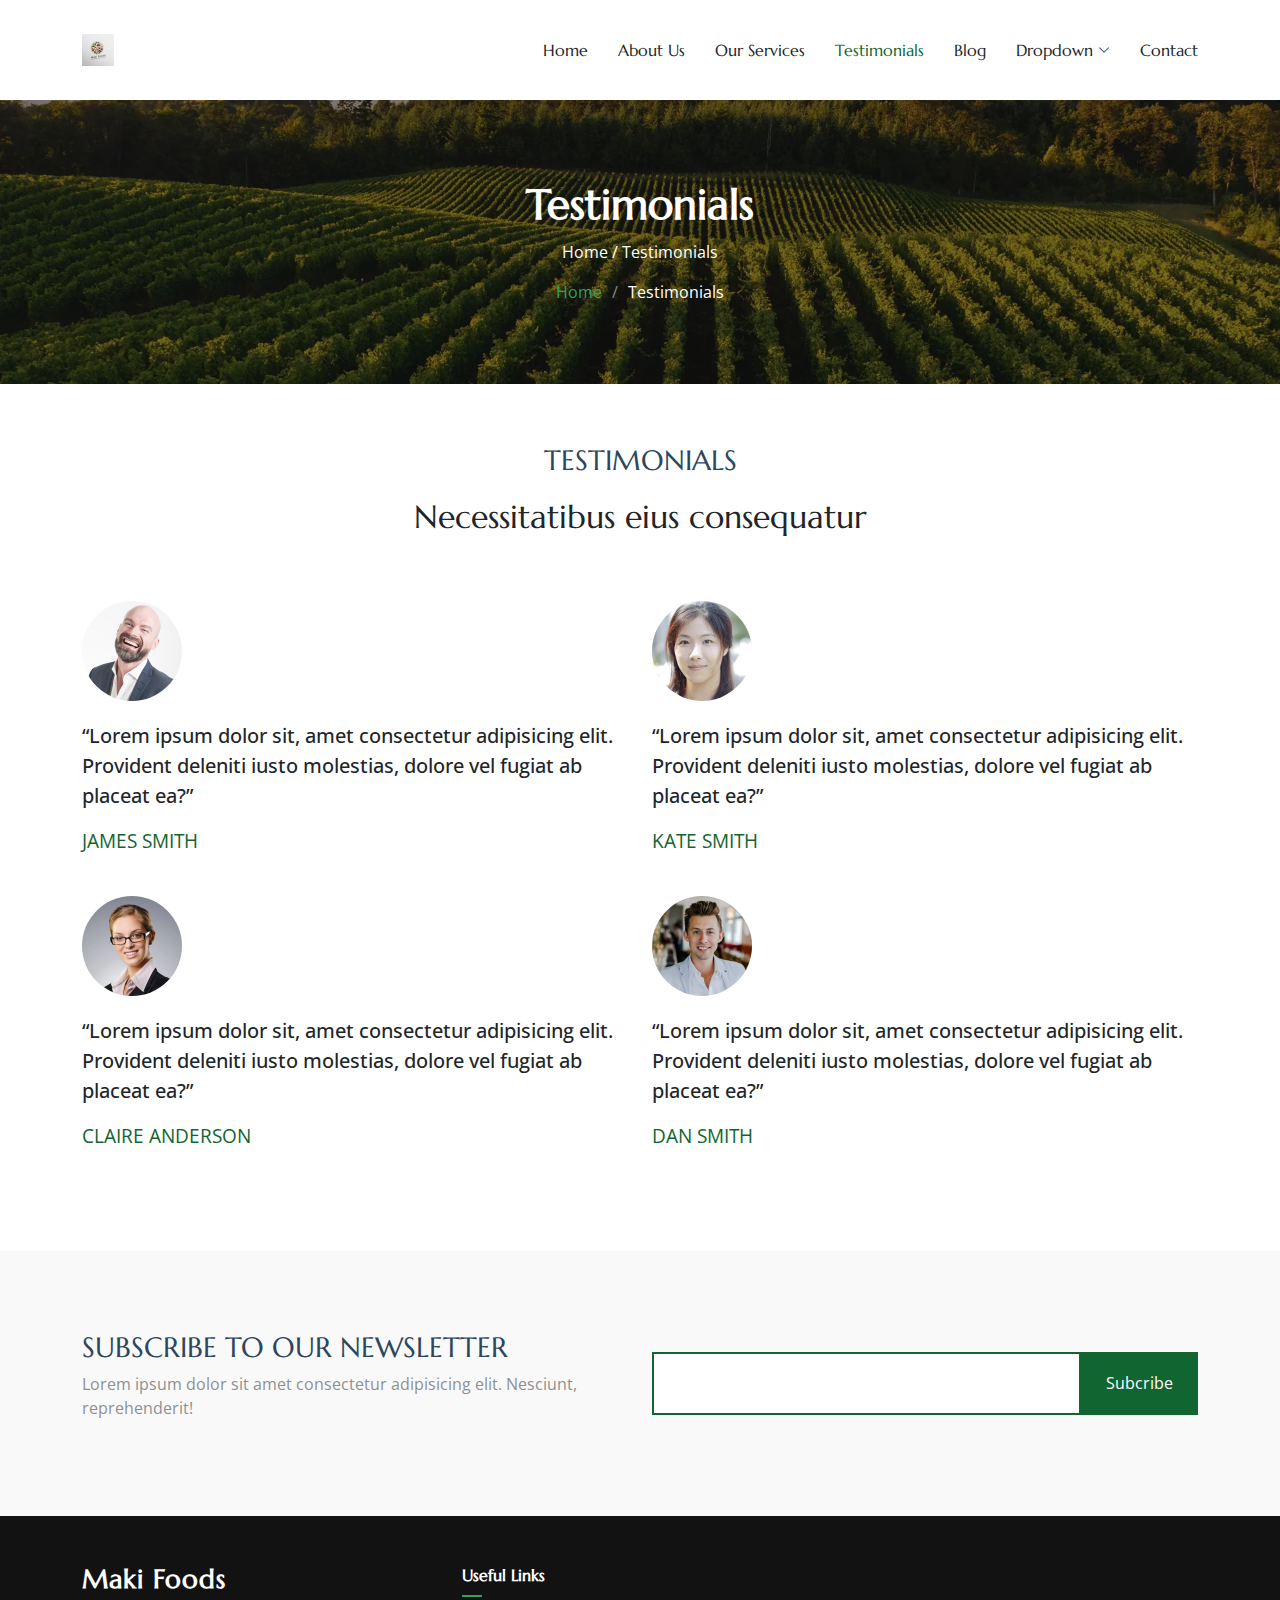
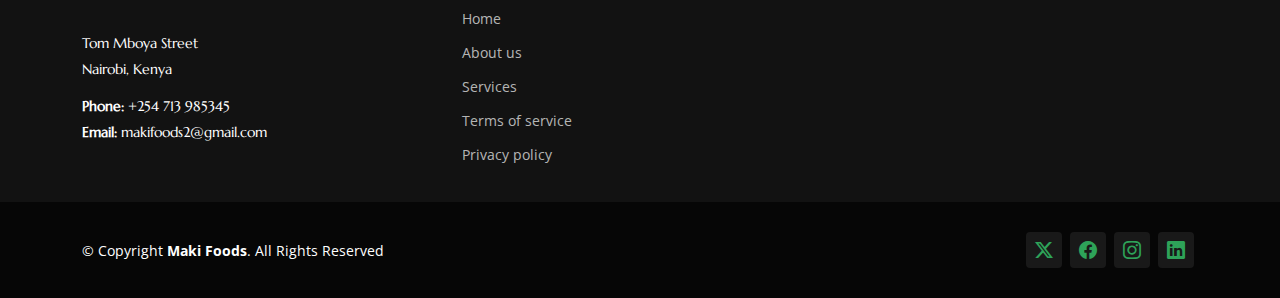
<file: testimonials.html>
<!DOCTYPE html>
<html lang="en">

<head>
  <meta charset="utf-8">
  <meta content="width=device-width, initial-scale=1.0" name="viewport">
  <title>Testimonials - Maki Foods</title>
  <meta name="description" content="">
  <meta name="keywords" content="">

  <!-- Favicons -->
  <link href="assets/img/favicon.png" rel="icon">
  <link href="assets/img/apple-touch-icon.png" rel="apple-touch-icon">

  <!-- Fonts -->
  <link href="https://fonts.googleapis.com" rel="preconnect">
  <link href="https://fonts.gstatic.com" rel="preconnect" crossorigin>
  <link href="https://fonts.googleapis.com/css2?family=Open+Sans:ital,wght@0,300;0,400;0,500;0,600;0,700;0,800;1,300;1,400;1,500;1,600;1,700;1,800&family=Marcellus:wght@400&display=swap" rel="stylesheet">

  <!-- Vendor CSS Files -->
  <link href="assets/vendor/bootstrap/css/bootstrap.min.css" rel="stylesheet">
  <link href="assets/vendor/bootstrap-icons/bootstrap-icons.css" rel="stylesheet">
  <link href="assets/vendor/aos/aos.css" rel="stylesheet">
  <link href="assets/vendor/swiper/swiper-bundle.min.css" rel="stylesheet">
  <link href="assets/vendor/glightbox/css/glightbox.min.css" rel="stylesheet">

  <!-- Main CSS File -->
  <link href="assets/css/main.css" rel="stylesheet">


</head>

<body class="testimonials-page">

  <header id="header" class="header d-flex align-items-center position-relative">
    <div class="container-fluid container-xl position-relative d-flex align-items-center justify-content-between">

      <a href="index.html" class="logo d-flex align-items-center">
        <!-- Uncomment the line below if you also wish to use an image logo -->
        <img src="assets/img/logo.png" alt="AgriCulture">
        <!-- <h1 class="sitename">Maki Foods</h1>  -->
      </a>

      <nav id="navmenu" class="navmenu">
        <ul>
          <li><a href="index.html">Home</a></li>
          <li><a href="about.html">About Us</a></li>
          <li><a href="services.html">Our Services</a></li>
          <li><a href="testimonials.html" class="active">Testimonials</a></li>
          <li><a href="blog.html">Blog</a></li>
          <li class="dropdown"><a href="#"><span>Dropdown</span> <i class="bi bi-chevron-down toggle-dropdown"></i></a>
            <ul>
              <li><a href="#">Dropdown 1</a></li>
              <li class="dropdown"><a href="#"><span>Deep Dropdown</span> <i class="bi bi-chevron-down toggle-dropdown"></i></a>
                <ul>
                  <li><a href="#">Deep Dropdown 1</a></li>
                  <li><a href="#">Deep Dropdown 2</a></li>
                  <li><a href="#">Deep Dropdown 3</a></li>
                  <li><a href="#">Deep Dropdown 4</a></li>
                  <li><a href="#">Deep Dropdown 5</a></li>
                </ul>
              </li>
              <li><a href="#">Dropdown 2</a></li>
              <li><a href="#">Dropdown 3</a></li>
              <li><a href="#">Dropdown 4</a></li>
            </ul>
          </li>
          <li><a href="contact.html">Contact</a></li>
        </ul>
        <i class="mobile-nav-toggle d-xl-none bi bi-list"></i>
      </nav>

    </div>
  </header>

  <main class="main">

    <!-- Page Title -->
    <div class="page-title dark-background" data-aos="fade" style="background-image: url(assets/img/page-title-bg.webp);">
      <div class="container position-relative">
        <h1>Testimonials</h1>
        <p>
          Home
          /
          Testimonials
        </p>
        <nav class="breadcrumbs">
          <ol>
            <li><a href="index.html">Home</a></li>
            <li class="current">Testimonials</li>
          </ol>
        </nav>
      </div>
    </div><!-- End Page Title -->

    <!-- Testimonials Section -->
    <section class="testimonials-12 testimonials section" id="testimonials">
      <!-- Section Title -->
      <div class="container section-title" data-aos="fade-up">
        <h2>TESTIMONIALS</h2>
        <p>Necessitatibus eius consequatur</p>
      </div><!-- End Section Title -->

      <div class="testimonial-wrap">
        <div class="container">
          <div class="row">
            <div class="col-md-6 mb-4 mb-md-4">
              <div class="testimonial">
                <img src="assets/img/testimonials/testimonials-1.jpg" alt="Testimonial author">
                <blockquote>
                  <p>
                    “Lorem ipsum dolor sit, amet consectetur adipisicing
                    elit. Provident deleniti iusto molestias, dolore vel fugiat
                    ab placeat ea?”
                  </p>
                </blockquote>
                <p class="client-name">James Smith</p>
              </div>
            </div>
            <div class="col-md-6 mb-4 mb-md-4">
              <div class="testimonial">
                <img src="assets/img/testimonials/testimonials-2.jpg" alt="Testimonial author">
                <blockquote>
                  <p>
                    “Lorem ipsum dolor sit, amet consectetur adipisicing
                    elit. Provident deleniti iusto molestias, dolore vel fugiat
                    ab placeat ea?”
                  </p>
                </blockquote>
                <p class="client-name">Kate Smith</p>
              </div>
            </div>
            <div class="col-md-6 mb-4 mb-md-4">
              <div class="testimonial">
                <img src="assets/img/testimonials/testimonials-3.jpg" alt="Testimonial author">
                <blockquote>
                  <p>
                    “Lorem ipsum dolor sit, amet consectetur adipisicing
                    elit. Provident deleniti iusto molestias, dolore vel fugiat
                    ab placeat ea?”
                  </p>
                </blockquote>
                <p class="client-name">Claire Anderson</p>
              </div>
            </div>
            <div class="col-md-6 mb-4 mb-md-4">
              <div class="testimonial">
                <img src="assets/img/testimonials/testimonials-4.jpg" alt="Testimonial author">
                <blockquote>
                  <p>
                    “Lorem ipsum dolor sit, amet consectetur adipisicing
                    elit. Provident deleniti iusto molestias, dolore vel fugiat
                    ab placeat ea?”
                  </p>
                </blockquote>
                <p class="client-name">Dan Smith</p>
              </div>
            </div>
          </div>
        </div>
      </div>
    </section><!-- /Testimonials Section -->

    <!-- Call To Action Section -->
    <section id="call-to-action" class="call-to-action section light-background">

      <div class="content">
        <div class="container">
          <div class="row align-items-center">
            <div class="col-lg-6">
              <h3>Subscribe To Our Newsletter</h3>
              <p class="opacity-50">
                Lorem ipsum dolor sit amet consectetur adipisicing elit.
                Nesciunt, reprehenderit!
              </p>
            </div>
            <div class="col-lg-6">
              <form action="forms/newsletter.php" class="form-subscribe php-email-form">
                <div class="form-group d-flex align-items-stretch">
                  <input type="email" name="email" class="form-control h-100" placeholder="Enter your e-mail">
                  <input type="submit" class="btn btn-secondary px-4" value="Subcribe">
                </div>
                <div class="loading">Loading</div>
                <div class="error-message"></div>
                <div class="sent-message">
                  Your subscription request has been sent. Thank you!
                </div>
              </form>
            </div>
          </div>
        </div>
      </div>
    </section><!-- /Call To Action Section -->

  </main>

  <footer id="footer" class="footer dark-background">

    <div class="footer-top">
      <div class="container">
        <div class="row gy-4">
          <div class="col-lg-4 col-md-6 footer-about">
            <a href="index.html" class="logo d-flex align-items-center">
              <span class="sitename">Maki Foods</span>
            </a>
            <div class="footer-contact pt-3">
              <p>Tom Mboya Street</p>
              <p>Nairobi, Kenya</p>
              <p class="mt-3"><strong>Phone:</strong> <span>+254 713 985345</span></p>
              <p><strong>Email:</strong> <span>makifoods2@gmail.com</span></p>
            </div>
          </div>

          <div class="col-lg-2 col-md-3 footer-links">
            <h4>Useful Links</h4>
            <ul>
              <li><a href="#">Home</a></li>
              <li><a href="#">About us</a></li>
              <li><a href="#">Services</a></li>
              <li><a href="#">Terms of service</a></li>
              <li><a href="#">Privacy policy</a></li>
            </ul>
          </div>

          <!-- <div class="col-lg-2 col-md-3 footer-links">
            <h4>Our Products</h4>
            <ul>
              <li><a href="#">Web Design</a></li>
              <li><a href="#">Web Development</a></li>
              <li><a href="#">Product Management</a></li>
              <li><a href="#">Marketing</a></li>
              <li><a href="#">Graphic Design</a></li>
            </ul>
          </div>

          <div class="col-lg-2 col-md-3 footer-links">
            <h4>Hic solutasetp</h4>
            <ul>
              <li><a href="#">Molestiae accusamus iure</a></li>
              <li><a href="#">Excepturi dignissimos</a></li>
              <li><a href="#">Suscipit distinctio</a></li>
              <li><a href="#">Dilecta</a></li>
              <li><a href="#">Sit quas consectetur</a></li>
            </ul>
          </div>

          <div class="col-lg-2 col-md-3 footer-links">
            <h4>Nobis illum</h4>
            <ul>
              <li><a href="#">Ipsam</a></li>
              <li><a href="#">Laudantium dolorum</a></li>
              <li><a href="#">Dinera</a></li>
              <li><a href="#">Trodelas</a></li>
              <li><a href="#">Flexo</a></li>
            </ul>
          </div> -->

        </div>
      </div>
    </div>

    <div class="copyright text-center">
      <div class="container d-flex flex-column flex-lg-row justify-content-center justify-content-lg-between align-items-center">

        <div class="d-flex flex-column align-items-center align-items-lg-start">
          <div>
            © Copyright <strong><span>Maki Foods</span></strong>. All Rights Reserved
          </div>
        </div>

        <div class="social-links order-first order-lg-last mb-3 mb-lg-0">
          <a href=""><i class="bi bi-twitter-x"></i></a>
          <a href=""><i class="bi bi-facebook"></i></a>
          <a href=""><i class="bi bi-instagram"></i></a>
          <a href=""><i class="bi bi-linkedin"></i></a>
        </div>

      </div>
    </div>

  </footer>

  <!-- Scroll Top -->
  <a href="#" id="scroll-top" class="scroll-top d-flex align-items-center justify-content-center"><i class="bi bi-arrow-up-short"></i></a>

  <!-- Preloader -->
  <div id="preloader"></div>

  <!-- Vendor JS Files -->
  <script src="assets/vendor/bootstrap/js/bootstrap.bundle.min.js"></script>
  <script src="assets/vendor/php-email-form/validate.js"></script>
  <script src="assets/vendor/aos/aos.js"></script>
  <script src="assets/vendor/swiper/swiper-bundle.min.js"></script>
  <script src="assets/vendor/glightbox/js/glightbox.min.js"></script>

  <!-- Main JS File -->
  <script src="assets/js/main.js"></script>

</body>

</html>
</file>
<file: assets/css/main.css>
/*--------------------------------------------------------------
# Font & Color Variables
# Help: https://bootstrapmade.com/color-system/
--------------------------------------------------------------*/
/* Fonts */
:root {
  --default-font: "Open Sans",  system-ui, -apple-system, "Segoe UI", Roboto, "Helvetica Neue", Arial, "Noto Sans", "Liberation Sans", sans-serif, "Apple Color Emoji", "Segoe UI Emoji", "Segoe UI Symbol", "Noto Color Emoji";
  --heading-font: "Marcellus",  sans-serif;
  --nav-font: "Marcellus",  sans-serif;
}

/* Global Colors - The following color variables are used throughout the website. Updating them here will change the color scheme of the entire website */
:root { 
  --background-color: #ffffff; /* Background color for the entire website, including individual sections */
  --default-color: #212529; /* Default color used for the majority of the text content across the entire website */
  --heading-color: #2d465e; /* Color for headings, subheadings and title throughout the website */
  --accent-color: #116530; /* Accent color that represents your brand on the website. It's used for buttons, links, and other elements that need to stand out */
  --surface-color: #ffffff; /* The surface color is used as a background of boxed elements within sections, such as cards, icon boxes, or other elements that require a visual separation from the global background. */
  --contrast-color: #ffffff; /* Contrast color for text, ensuring readability against backgrounds of accent, heading, or default colors. */
}

/* Nav Menu Colors - The following color variables are used specifically for the navigation menu. They are separate from the global colors to allow for more customization options */
:root {
  --nav-color: #212529;  /* The default color of the main navmenu links */
  --nav-hover-color: #116530; /* Applied to main navmenu links when they are hovered over or active */
  --nav-mobile-background-color: #ffffff; /* Used as the background color for mobile navigation menu */
  --nav-dropdown-background-color: #ffffff; /* Used as the background color for dropdown items that appear when hovering over primary navigation items */
  --nav-dropdown-color: #212529; /* Used for navigation links of the dropdown items in the navigation menu. */
  --nav-dropdown-hover-color: #116530; /* Similar to --nav-hover-color, this color is applied to dropdown navigation links when they are hovered over. */
}

/* Color Presets - These classes override global colors when applied to any section or element, providing reuse of the sam color scheme. */

.light-background {
  --background-color: #f9f9f9;
  --surface-color: #ffffff;
}

.dark-background {
  --background-color: #060606;
  --default-color: #ffffff;
  --heading-color: #ffffff;
  --accent-color: #2ea359;
  --surface-color: #252525;
  --contrast-color: #ffffff;
}

/* Smooth scroll */
:root {
  scroll-behavior: smooth;
}

/*--------------------------------------------------------------
# General Styling & Shared Classes
--------------------------------------------------------------*/
body {
  color: var(--default-color);
  background-color: var(--background-color);
  font-family: var(--default-font);
}

a {
  color: var(--accent-color);
  text-decoration: none;
  transition: 0.3s;
}

a:hover {
  color: color-mix(in srgb, var(--accent-color), transparent 25%);
  text-decoration: none;
}

h1,
h2,
h3,
h4,
h5,
h6 {
  color: var(--heading-color);
  font-family: var(--heading-font);
}

/* PHP Email Form Messages
------------------------------*/
.php-email-form .error-message {
  display: none;
  background: #df1529;
  color: #ffffff;
  text-align: left;
  padding: 15px;
  margin-bottom: 24px;
  font-weight: 600;
}

.php-email-form .sent-message {
  display: none;
  color: #ffffff;
  background: #059652;
  text-align: center;
  padding: 15px;
  margin-bottom: 24px;
  font-weight: 600;
}

.php-email-form .loading {
  display: none;
  background: var(--surface-color);
  text-align: center;
  padding: 15px;
  margin-bottom: 24px;
}

.php-email-form .loading:before {
  content: "";
  display: inline-block;
  border-radius: 50%;
  width: 24px;
  height: 24px;
  margin: 0 10px -6px 0;
  border: 3px solid var(--accent-color);
  border-top-color: var(--surface-color);
  animation: php-email-form-loading 1s linear infinite;
}

@keyframes php-email-form-loading {
  0% {
    transform: rotate(0deg);
  }

  100% {
    transform: rotate(360deg);
  }
}

/* Pulsating Play Button
------------------------------*/
.pulsating-play-btn {
  width: 94px;
  height: 94px;
  background: radial-gradient(var(--accent-color) 50%, color-mix(in srgb, var(--accent-color), transparent 75%) 52%);
  border-radius: 50%;
  display: block;
  position: relative;
  overflow: hidden;
}

.pulsating-play-btn:before {
  content: "";
  position: absolute;
  width: 120px;
  height: 120px;
  animation-delay: 0s;
  animation: pulsate-play-btn 2s;
  animation-direction: forwards;
  animation-iteration-count: infinite;
  animation-timing-function: steps;
  opacity: 1;
  border-radius: 50%;
  border: 5px solid color-mix(in srgb, var(--accent-color), transparent 30%);
  top: -15%;
  left: -15%;
  background: rgba(198, 16, 0, 0);
}

.pulsating-play-btn:after {
  content: "";
  position: absolute;
  left: 50%;
  top: 50%;
  transform: translateX(-40%) translateY(-50%);
  width: 0;
  height: 0;
  border-top: 10px solid transparent;
  border-bottom: 10px solid transparent;
  border-left: 15px solid #fff;
  z-index: 100;
  transition: all 400ms cubic-bezier(0.55, 0.055, 0.675, 0.19);
}

.pulsating-play-btn:hover:before {
  content: "";
  position: absolute;
  left: 50%;
  top: 50%;
  transform: translateX(-40%) translateY(-50%);
  width: 0;
  height: 0;
  border: none;
  border-top: 10px solid transparent;
  border-bottom: 10px solid transparent;
  border-left: 15px solid #fff;
  z-index: 200;
  animation: none;
  border-radius: 0;
}

.pulsating-play-btn:hover:after {
  border-left: 15px solid var(--accent-color);
  transform: scale(20);
}

@keyframes pulsate-play-btn {
  0% {
    transform: scale(0.6, 0.6);
    opacity: 1;
  }

  100% {
    transform: scale(1, 1);
    opacity: 0;
  }
}

/*--------------------------------------------------------------
# Global Header
--------------------------------------------------------------*/
.header {
  color: var(--default-color);
  background-color: var(--background-color);
  padding: 20px 0;
  transition: all 0.5s;
  z-index: 997;
}

.header .logo {
  line-height: 1;
}

.header .logo img {
  max-height: 32px;
  margin-right: 8px;
}

.header .logo h1 {
  font-size: 30px;
  margin: 0;
  font-weight: 700;
  color: var(--heading-color);
}

.scrolled .header {
  box-shadow: 0px 0 18px color-mix(in srgb, var(--default-color), transparent 85%);
}

/*--------------------------------------------------------------
# Navigation Menu
--------------------------------------------------------------*/
/* Navmenu - Desktop */
@media (min-width: 1200px) {
  .navmenu {
    padding: 0;
  }

  .navmenu ul {
    margin: 0;
    padding: 0;
    display: flex;
    list-style: none;
    align-items: center;
  }

  .navmenu li {
    position: relative;
  }

  .navmenu a,
  .navmenu a:focus {
    color: var(--nav-color);
    padding: 18px 15px;
    font-size: 16px;
    font-family: var(--nav-font);
    font-weight: 400;
    display: flex;
    align-items: center;
    justify-content: space-between;
    white-space: nowrap;
    transition: 0.3s;
  }

  .navmenu a i,
  .navmenu a:focus i {
    font-size: 12px;
    line-height: 0;
    margin-left: 5px;
    transition: 0.3s;
  }

  .navmenu li:last-child a {
    padding-right: 0;
  }

  .navmenu li:hover>a,
  .navmenu .active,
  .navmenu .active:focus {
    color: var(--nav-hover-color);
  }

  .navmenu .dropdown ul {
    margin: 0;
    padding: 10px 0;
    background: var(--nav-dropdown-background-color);
    display: block;
    position: absolute;
    visibility: hidden;
    left: 14px;
    top: 130%;
    opacity: 0;
    transition: 0.3s;
    border-radius: 4px;
    z-index: 99;
    box-shadow: 0px 0px 30px color-mix(in srgb, var(--default-color), transparent 85%);
  }

  .navmenu .dropdown ul li {
    min-width: 200px;
  }

  .navmenu .dropdown ul a {
    padding: 10px 20px;
    font-size: 15px;
    text-transform: none;
    color: var(--nav-dropdown-color);
  }

  .navmenu .dropdown ul a i {
    font-size: 12px;
  }

  .navmenu .dropdown ul a:hover,
  .navmenu .dropdown ul .active:hover,
  .navmenu .dropdown ul li:hover>a {
    color: var(--nav-dropdown-hover-color);
  }

  .navmenu .dropdown:hover>ul {
    opacity: 1;
    top: 100%;
    visibility: visible;
  }

  .navmenu .dropdown .dropdown ul {
    top: 0;
    left: -90%;
    visibility: hidden;
  }

  .navmenu .dropdown .dropdown:hover>ul {
    opacity: 1;
    top: 0;
    left: -100%;
    visibility: visible;
  }
}

/* Navmenu - Mobile */
@media (max-width: 1199px) {
  .mobile-nav-toggle {
    color: var(--nav-color);
    font-size: 28px;
    line-height: 0;
    margin-right: 10px;
    cursor: pointer;
    transition: color 0.3s;
  }

  .navmenu {
    padding: 0;
    z-index: 9997;
  }

  .navmenu ul {
    display: none;
    list-style: none;
    position: absolute;
    inset: 60px 20px 20px 20px;
    padding: 10px 0;
    margin: 0;
    border-radius: 6px;
    background-color: var(--nav-mobile-background-color);
    overflow-y: auto;
    transition: 0.3s;
    z-index: 9998;
    box-shadow: 0px 0px 30px color-mix(in srgb, var(--default-color), transparent 90%);
  }

  .navmenu a,
  .navmenu a:focus {
    color: var(--nav-dropdown-color);
    padding: 10px 20px;
    font-family: var(--nav-font);
    font-size: 17px;
    font-weight: 500;
    display: flex;
    align-items: center;
    justify-content: space-between;
    white-space: nowrap;
    transition: 0.3s;
  }

  .navmenu a i,
  .navmenu a:focus i {
    font-size: 12px;
    line-height: 0;
    margin-left: 5px;
    width: 30px;
    height: 30px;
    display: flex;
    align-items: center;
    justify-content: center;
    border-radius: 50%;
    transition: 0.3s;
    background-color: color-mix(in srgb, var(--accent-color), transparent 90%);
  }

  .navmenu a i:hover,
  .navmenu a:focus i:hover {
    background-color: var(--accent-color);
    color: var(--contrast-color);
  }

  .navmenu a:hover,
  .navmenu .active,
  .navmenu .active:focus {
    color: var(--nav-dropdown-hover-color);
  }

  .navmenu .active i,
  .navmenu .active:focus i {
    background-color: var(--accent-color);
    color: var(--contrast-color);
    transform: rotate(180deg);
  }

  .navmenu .dropdown ul {
    position: static;
    display: none;
    z-index: 99;
    padding: 10px 0;
    margin: 10px 20px;
    background-color: var(--nav-dropdown-background-color);
    border: 1px solid color-mix(in srgb, var(--default-color), transparent 90%);
    box-shadow: none;
    transition: all 0.5s ease-in-out;
  }

  .navmenu .dropdown ul ul {
    background-color: rgba(33, 37, 41, 0.1);
  }

  .navmenu .dropdown>.dropdown-active {
    display: block;
    background-color: rgba(33, 37, 41, 0.03);
  }

  .mobile-nav-active {
    overflow: hidden;
  }

  .mobile-nav-active .mobile-nav-toggle {
    color: #fff;
    position: absolute;
    font-size: 32px;
    top: 15px;
    right: 15px;
    margin-right: 0;
    z-index: 9999;
  }

  .mobile-nav-active .navmenu {
    position: fixed;
    overflow: hidden;
    inset: 0;
    background: rgba(33, 37, 41, 0.8);
    transition: 0.3s;
  }

  .mobile-nav-active .navmenu>ul {
    display: block;
  }
}

/*--------------------------------------------------------------
# Global Footer
--------------------------------------------------------------*/
.footer {
  color: var(--default-color);
  background-color: var(--background-color);
  font-size: 14px;
  position: relative;
}

.footer .footer-top {
  background-color: color-mix(in srgb, var(--background-color), white 5%);
  padding-top: 50px;
}

.footer .footer-about .logo {
  line-height: 1;
  margin-bottom: 25px;
}

.footer .footer-about .logo img {
  max-height: 40px;
  margin-right: 6px;
}

.footer .footer-about .logo span {
  color: var(--heading-color);
  font-family: var(--heading-font);
  font-size: 26px;
  font-weight: 700;
  letter-spacing: 1px;
}

.footer .footer-about p {
  font-size: 14px;
  font-family: var(--heading-font);
}

.footer h4 {
  font-size: 16px;
  font-weight: 600;
  position: relative;
  padding-bottom: 12px;
  margin-bottom: 15px;
}

.footer h4::after {
  content: "";
  position: absolute;
  display: block;
  width: 20px;
  height: 2px;
  background: var(--accent-color);
  bottom: 0;
  left: 0;
}

.footer .footer-links {
  margin-bottom: 30px;
}

.footer .footer-links ul {
  list-style: none;
  padding: 0;
  margin: 0;
}

.footer .footer-links ul i {
  padding-right: 2px;
  font-size: 12px;
  line-height: 0;
}

.footer .footer-links ul li {
  padding: 10px 0;
  display: flex;
  align-items: center;
}

.footer .footer-links ul li:first-child {
  padding-top: 0;
}

.footer .footer-links ul a {
  color: color-mix(in srgb, var(--default-color), transparent 30%);
  display: inline-block;
  line-height: 1;
}

.footer .footer-links ul a:hover {
  color: var(--accent-color);
}

.footer .footer-contact p {
  margin-bottom: 5px;
}

.footer .copyright {
  padding: 30px 0;
}

.footer .copyright p {
  margin-bottom: 0;
}

.footer .credits {
  margin-top: 5px;
  font-size: 13px;
}

.footer .social-links a {
  font-size: 18px;
  display: inline-block;
  background: color-mix(in srgb, var(--default-color), transparent 92%);
  color: var(--accent-color);
  line-height: 1;
  padding: 8px 0;
  margin-right: 4px;
  border-radius: 4px;
  text-align: center;
  width: 36px;
  height: 36px;
  transition: 0.3s;
}

.footer .social-links a:hover {
  color: var(--contrast-color);
  background: var(--accent-color);
  text-decoration: none;
}

/*--------------------------------------------------------------
# Preloader
--------------------------------------------------------------*/
#preloader {
  position: fixed;
  inset: 0;
  z-index: 999999;
  overflow: hidden;
  background: var(--background-color);
  transition: all 0.6s ease-out;
}

#preloader:before {
  content: "";
  position: fixed;
  top: calc(50% - 30px);
  left: calc(50% - 30px);
  border: 6px solid #ffffff;
  border-color: var(--accent-color) transparent var(--accent-color) transparent;
  border-radius: 50%;
  width: 60px;
  height: 60px;
  animation: animate-preloader 1.5s linear infinite;
}

@keyframes animate-preloader {
  0% {
    transform: rotate(0deg);
  }

  100% {
    transform: rotate(360deg);
  }
}

/*--------------------------------------------------------------
# Scroll Top Button
--------------------------------------------------------------*/
.scroll-top {
  position: fixed;
  visibility: hidden;
  opacity: 0;
  right: 15px;
  bottom: 15px;
  z-index: 99999;
  background-color: var(--accent-color);
  width: 40px;
  height: 40px;
  border-radius: 4px;
  transition: all 0.4s;
}

.scroll-top i {
  font-size: 24px;
  color: var(--contrast-color);
  line-height: 0;
}

.scroll-top:hover {
  background-color: color-mix(in srgb, var(--accent-color), transparent 20%);
  color: var(--contrast-color);
}

.scroll-top.active {
  visibility: visible;
  opacity: 1;
}

/*--------------------------------------------------------------
# Disable aos animation delay on mobile devices
--------------------------------------------------------------*/
@media screen and (max-width: 768px) {
  [data-aos-delay] {
    transition-delay: 0 !important;
  }
}

/*--------------------------------------------------------------
# Global Page Titles & Breadcrumbs
--------------------------------------------------------------*/
.page-title {
  color: var(--default-color);
  background-color: var(--background-color);
  background-size: cover;
  background-position: center;
  background-repeat: no-repeat;
  padding: 80px 0;
  text-align: center;
  position: relative;
}

.page-title:before {
  content: "";
  background-color: color-mix(in srgb, var(--background-color), transparent 50%);
  position: absolute;
  inset: 0;
}

.page-title h1 {
  font-size: 42px;
  font-weight: 700;
  margin-bottom: 10px;
}

.page-title .breadcrumbs ol {
  display: flex;
  flex-wrap: wrap;
  list-style: none;
  justify-content: center;
  padding: 0;
  margin: 0;
  font-size: 16px;
  font-weight: 400;
}

.page-title .breadcrumbs ol li+li {
  padding-left: 10px;
}

.page-title .breadcrumbs ol li+li::before {
  content: "/";
  display: inline-block;
  padding-right: 10px;
  color: color-mix(in srgb, var(--default-color), transparent 50%);
}

/*--------------------------------------------------------------
# Global Sections
--------------------------------------------------------------*/
section,
.section {
  color: var(--default-color);
  background-color: var(--background-color);
  padding: 60px 0;
  scroll-margin-top: 100px;
  overflow: clip;
}

@media (max-width: 1199px) {

  section,
  .section {
    scroll-margin-top: 66px;
  }
}

/*--------------------------------------------------------------
# Global Section Titles
--------------------------------------------------------------*/
.section-title {
  text-align: center;
  padding-bottom: 60px;
  position: relative;
}

.section-title h2 {
  font-size: 28px;
  font-weight: 500;
  margin-bottom: 15px;
}

.section-title p {
  margin-bottom: 0;
  font-family: var(--heading-font);
  font-size: 32px;
}

/*--------------------------------------------------------------
# Hero Section
--------------------------------------------------------------*/
.hero {
  padding: 0;
}

.hero .carousel {
  width: 100%;
  min-height: calc(100vh - 100px);
  padding: 0;
  margin: 0;
  background-color: var(--background-color);
  position: relative;
}

.hero img {
  position: absolute;
  inset: 0;
  display: block;
  width: 100%;
  height: 100%;
  object-fit: cover;
  z-index: 1;
}

.hero .carousel-item {
  position: absolute;
  inset: 0;
  background-size: cover;
  background-position: center;
  background-repeat: no-repeat;
  overflow: hidden;
}

.hero .carousel-item:before {
  content: "";
  background: color-mix(in srgb, var(--background-color), transparent 60%);
  position: absolute;
  inset: 0;
  z-index: 2;
}

.hero .carousel-container {
  position: absolute;
  inset: 90px 64px 64px 64px;
  display: flex;
  justify-content: center;
  align-items: center;
  flex-direction: column;
  z-index: 3;
}

.hero h2 {
  margin-bottom: 30px;
  font-size: 48px;
  font-weight: 700;
  animation: fadeInDown 1s both;
}

@media (max-width: 768px) {
  .hero h2 {
    font-size: 30px;
  }
}

.hero p {
  animation: fadeInDown 1s both 0.2s;
}

@media (min-width: 1024px) {

  .hero h2,
  .hero p {
    max-width: 60%;
  }
}

.hero .btn-get-started {
  color: var(--contrast-color);
  background: var(--accent-color);
  font-family: var(--heading-font);
  font-weight: 500;
  font-size: 15px;
  letter-spacing: 1px;
  display: inline-block;
  padding: 8px 32px;
  border-radius: 50px;
  transition: 0.5s;
  margin: 10px;
  animation: fadeInUp 1s both 0.4s;
}

.hero .btn-get-started:hover {
  background: color-mix(in srgb, var(--accent-color), transparent 20%);
}

.hero .carousel-control-prev,
.hero .carousel-control-next {
  width: 10%;
  transition: 0.3s;
  opacity: 0.5;
}

.hero .carousel-control-prev:focus,
.hero .carousel-control-next:focus {
  opacity: 0.5;
}

.hero .carousel-control-prev:hover,
.hero .carousel-control-next:hover {
  opacity: 0.9;
}

@media (min-width: 1024px) {

  .hero .carousel-control-prev,
  .hero .carousel-control-next {
    width: 5%;
  }
}

.hero .carousel-control-next-icon,
.hero .carousel-control-prev-icon {
  background: none;
  font-size: 32px;
  line-height: 1;
}

.hero .carousel-indicators {
  list-style: none;
}

.hero .carousel-indicators li {
  cursor: pointer;
}

@keyframes fadeInUp {
  from {
    opacity: 0;
    transform: translate3d(0, 100%, 0);
  }

  to {
    opacity: 1;
    transform: translate3d(0, 0, 0);
  }
}

@keyframes fadeInDown {
  from {
    opacity: 0;
    transform: translate3d(0, -100%, 0);
  }

  to {
    opacity: 1;
    transform: translate3d(0, 0, 0);
  }
}

/*--------------------------------------------------------------
# Services Section
--------------------------------------------------------------*/
.services .section-title h2 {
  color: var(--accent-color);
  font-size: 20px;
}

.services .content .service-item {
  background-color: var(--surface-color);
  padding: 20px 30px;
  border-top: 1px solid color-mix(in srgb, var(--default-color), transparent 90%);
  border-left: 1px solid color-mix(in srgb, var(--default-color), transparent 90%);
  position: relative;
}

.services .content .service-item .number {
  position: absolute;
  right: 10px;
  top: 10px;
  font-weight: 400;
  color: color-mix(in srgb, var(--default-color), transparent 80%);
}

.services .content .service-item .service-item-icon {
  position: relative;
  margin-bottom: 20px;
  color: var(--accent-color);
}

.services .content .service-item .service-item-icon img {
  width: 50px;
}

.services .content .service-item .service-item-icon:before {
  position: absolute;
  content: "";
  transform: rotate(45deg);
  z-index: -1;
  left: -20px;
  border-top: 40px solid transparent;
  border-bottom: 40px solid transparent;
  border-right: 40px solid var(--accent-color);
  display: none;
}

.services .content .service-item .service-item-icon>span {
  color: var(--default-color);
  font-size: 4rem;
}

.services .content .service-item .service-item-content .service-heading {
  font-size: 20px;
  color: var(--default-color);
  font-weight: 400;
}

.services .content .service-item .service-item-content p {
  font-size: 15px;
}

@media (min-width: 769px) {
  .services .content [class^=col-]:nth-child(4n+4) .service-item {
    border-right: 1px solid color-mix(in srgb, var(--default-color), transparent 90%);
  }

  .services .content [class^=col-]:nth-last-child(-n+4) .service-item {
    border-bottom: 1px solid color-mix(in srgb, var(--default-color), transparent 90%);
  }
}

@media (max-width: 768px) {
  .services .content [class^=col-]:nth-child(2n+2) .service-item {
    border-right: 1px solid color-mix(in srgb, var(--default-color), transparent 90%);
  }

  .services .content [class^=col-]:last-child .service-item,
  .services .content [class^=col-]:nth-last-child(2) .service-item {
    border-bottom: 1px solid color-mix(in srgb, var(--default-color), transparent 90%);
  }
}

@media (max-width: 576px) {
  .services .content [class^=col-] .service-item {
    border: 1px solid color-mix(in srgb, var(--default-color), transparent 90%);
    margin-bottom: 10px;
  }
}

/*--------------------------------------------------------------
# About Section
--------------------------------------------------------------*/
.about .section-title {
  margin-bottom: 60px;
}

.about .content {
  background: var(--accent-color);
  color: var(--contrast-color);
  padding: 7rem 0;
}

.about .content .img-overlap {
  margin-top: -150px;
}

.about p {
  color: var(--contrast-color);
}

.about .content-title {
  color: var(--contrast-color);
  font-weight: 300;
  text-align: left;
}

.about .content-title strong {
  font-weight: 700;
}

.about .content-subtitle {
  font-weight: 300;
  color: var(--contrast-color);
  text-transform: uppercase;
  font-size: 1.3rem;
}

/*--------------------------------------------------------------
# Services 2 Section
--------------------------------------------------------------*/
.services-2 {
  overflow: visible;
  margin-bottom: 200px;
}

.services-2 .section-title {
  text-align: left;
}

.services-2 .section-title h2 {
  color: color-mix(in srgb, var(--contrast-color), transparent 50%);
  text-transform: uppercase;
  font-size: 20px;
}

.services-2 .section-title p {
  color: var(--contrast-color);
}

.services-2 .services-carousel-wrap {
  position: relative;
  margin-bottom: -200px;
}

.services-2 .swiper-wrapper {
  height: auto;
}

.services-2 .service-item {
  position: relative;
  overflow: hidden;
}

.services-2 .service-item:before {
  content: "";
  background-color: color-mix(in srgb, var(--background-color), transparent 50%);
  top: 0;
  left: 0;
  right: 0;
  bottom: 0;
  position: absolute;
  opacity: 0;
  visibility: hidden;
  z-index: 1;
  transition: 0.3s all ease;
}

.services-2 .service-item img {
  transition: 0.5s all ease;
  transform: scale(1);
}

.services-2 .service-item .service-item-contents {
  z-index: 9;
  position: absolute;
  bottom: 20px;
  left: 20px;
  right: 20px;
  transition: 0.3s all ease;
  transform: translateY(100%);
  opacity: 0;
  visibility: hidden;
}

.services-2 .service-item .service-item-contents .service-item-category {
  color: var(--accent-color);
  text-transform: uppercase;
}

.services-2 .service-item .service-item-contents .service-item-title {
  color: var(--contrast-color);
  margin-bottom: 0;
}

.services-2 .service-item:hover:before {
  opacity: 1;
  visibility: visible;
}

.services-2 .service-item:hover .service-item-contents {
  transform: translateY(0%);
  opacity: 1;
  visibility: visible;
}

.services-2 .service-item:hover img {
  transform: scale(1.2);
}

.services-2 .navigation-prev,
.services-2 .navigation-next {
  position: absolute;
  top: 50%;
  transform: translateY(-50%);
  z-index: 9;
  width: 46px;
  height: 46px;
  background: var(--contrast-color);
  background-color: none;
  border: none;
  transition: 0.3s all ease;
}

.services-2 .navigation-prev i,
.services-2 .navigation-next i {
  font-size: 2rem;
}

.services-2 .navigation-prev:hover,
.services-2 .navigation-next:hover {
  background-color: var(--accent-color);
  color: var(--contrast-color);
}

.services-2 .navigation-prev {
  left: 10px;
}

.services-2 .navigation-next {
  right: 10px;
}

.services-2 .swiper {
  padding-bottom: 50px;
}

.services-2 .swiper-pagination {
  bottom: 0px;
}

.services-2 .swiper-pagination .swiper-pagination-bullet {
  border-radius: 0;
  width: 20px;
  height: 4px;
  background-color: color-mix(in srgb, var(--background-color), transparent 80%) !important;
  opacity: 1;
}

.services-2 .swiper-pagination .swiper-pagination-bullet-active {
  background-color: var(--accent-color) !important;
}

/*--------------------------------------------------------------
# Testimonials Section
--------------------------------------------------------------*/
.testimonials .testimonial img {
  width: 100px;
  height: 100px;
  border-radius: 50%;
  margin-bottom: 20px;
}

.testimonials .testimonial blockquote p {
  font-size: 20px;
  color: var(--default-color);
  font-weight: 500;
}

.testimonials .testimonial .client-name {
  text-transform: uppercase;
  font-size: 1.2rem;
  color: var(--accent-color);
}

/*--------------------------------------------------------------
# Recent Posts Section
--------------------------------------------------------------*/
.recent-posts .post-item {
  background: var(--surface-color);
  box-shadow: 0px 2px 20px rgba(0, 0, 0, 0.1);
  transition: 0.3s;
}

.recent-posts .post-item .post-img img {
  transition: 0.5s;
}

.recent-posts .post-item .post-date {
  position: absolute;
  right: 0;
  bottom: 0;
  background-color: var(--accent-color);
  color: var(--contrast-color);
  text-transform: uppercase;
  font-size: 13px;
  padding: 6px 12px;
  font-weight: 500;
}

.recent-posts .post-item .post-content {
  padding: 30px;
}

.recent-posts .post-item .post-title {
  color: var(--heading-color);
  font-size: 20px;
  font-weight: 700;
  transition: 0.3s;
  margin-bottom: 15px;
}

.recent-posts .post-item .meta i {
  font-size: 16px;
  color: var(--accent-color);
}

.recent-posts .post-item .meta span {
  font-size: 15px;
  color: color-mix(in srgb, var(--default-color), transparent 50%);
}

.recent-posts .post-item hr {
  color: color-mix(in srgb, var(--default-color), transparent 80%);
  margin: 20px 0;
}

.recent-posts .post-item .readmore {
  display: flex;
  align-items: center;
  font-weight: 600;
  line-height: 1;
  transition: 0.3s;
  color: color-mix(in srgb, var(--default-color), transparent 40%);
}

.recent-posts .post-item .readmore i {
  line-height: 0;
  margin-left: 6px;
  font-size: 16px;
}

.recent-posts .post-item:hover .post-title,
.recent-posts .post-item:hover .readmore {
  color: var(--accent-color);
}

.recent-posts .post-item:hover .post-img img {
  transform: scale(1.1);
}

/*--------------------------------------------------------------
# Call To Action Section
--------------------------------------------------------------*/
.call-to-action .content {
  padding: 20px 0;
}

.call-to-action .content h3 {
  font-weight: 300;
  text-transform: uppercase;
}

.call-to-action .content .form-subscribe .form-control {
  border: 2px solid var(--accent-color);
  background: var(--surface-color);
  border-radius: 0;
}

.call-to-action .content .form-subscribe input[type=email] {
  height: 63px !important;
  color: var(--default-color);
}

.call-to-action .content .form-subscribe input[type=email]:focus {
  box-shadow: none;
}

.call-to-action .content .form-subscribe input[type=email]::placeholder {
  color: color-mix(in srgb, var(--contrast-color), transparent 50%);
}

.call-to-action .content .loading,
.call-to-action .content .error-message,
.call-to-action .content .sent-message {
  margin-top: 15px;
}

.call-to-action .content .btn {
  color: var(--contrast-color);
  background-color: var(--accent-color);
  border: 1px solid var(--accent-color);
  border-radius: 0;
}

.call-to-action .content .btn:hover,
.call-to-action .content .btn:active,
.call-to-action .content .btn:focus {
  box-shadow: none;
  outline: none;
  background-color: var(--contrast-color);
  border: 1px solid var(--contrrast-color);
}

/*--------------------------------------------------------------
# About 3 Section
--------------------------------------------------------------*/
.about-3 .content-title {
  color: var(--accent-color);
  margin-bottom: 30px;
}

.about-3 .btn-cta {
  text-transform: uppercase;
  font-size: 14px;
  padding-top: 20px;
  padding-bottom: 20px;
  padding-left: 30px;
  padding-right: 30px;
  background-color: var(--accent-color);
  color: var(--contrast-color);
  border-radius: 6px;
}

.about-3 .list-check {
  margin-bottom: 50px;
}

.about-3 .list-check li {
  display: block;
  padding-left: 30px;
  position: relative;
}

.about-3 .list-check li:before {
  content: "\f26e";
  display: inline-block;
  font-family: "bootstrap-icons" !important;
  font-style: normal;
  font-weight: normal !important;
  font-variant: normal;
  text-transform: none;
  line-height: 1;
  vertical-align: -0.125em;
  -webkit-font-smoothing: antialiased;
  position: absolute;
  top: 0.1rem;
  font-size: 20px;
  left: 0;
  color: var(--accent-color);
}

.about-3 .pulsating-play-btn {
  position: absolute;
  left: calc(50% - 47px);
  top: calc(50% - 47px);
}

/*--------------------------------------------------------------
# Team Section
--------------------------------------------------------------*/
.team .person {
  position: relative;
}

.team .person figure {
  margin-bottom: 0;
  padding-bottom: 0;
  position: relative;
  overflow: hidden;
  margin-bottom: 30px;
}

.team .person img {
  transition: 0.3s all ease;
}

.team .person .person-contents {
  text-align: center;
}

.team .person .person-contents h3 {
  color: var(--heading-color);
  font-size: 24px;
}

.team .person .person-contents .position {
  color: var(--accent-color);
}

.team .person:hover img {
  transform: scale(1.05);
}

.team .person .social {
  position: absolute;
  bottom: 10px;
  left: 10px;
  z-index: 2;
}

.team .person .social a {
  display: block;
  margin-bottom: 10px;
  width: 40px;
  height: 40px;
  background: var(--contrast-color);
  position: relative;
}

.team .person .social a>span {
  position: absolute;
  top: 50%;
  left: 50%;
  transform: translate(-50%, -50%);
}

.team .person .social a:hover {
  background: var(--accent-color);
  color: var(--contrast-color);
}

/*--------------------------------------------------------------
# Blog Posts 2 Section
--------------------------------------------------------------*/
.blog-posts-2 article {
  background-color: var(--surface-color);
  box-shadow: 0px 2px 20px rgba(0, 0, 0, 0.1);
  transition: 0.3s;
  border-radius: 8px;
  overflow: hidden;
}

.blog-posts-2 .post-img img {
  transition: 0.5s;
}

.blog-posts-2 .post-content {
  padding: 30px;
}

.blog-posts-2 .post-title {
  font-size: 20px;
  line-height: 24px;
  color: var(--heading-color);
  font-weight: 600;
  transition: 0.3s;
  margin-bottom: 20px;
}

.blog-posts-2 .meta {
  position: relative;
  margin-top: -20px;
  padding: 0 30px;
}

.blog-posts-2 .meta i {
  font-size: 16px;
  color: var(--accent-color);
}

.blog-posts-2 .meta span {
  font-size: 15px;
  color: color-mix(in srgb, var(--default-color), transparent 40%);
}

.blog-posts-2 .meta .post-date {
  background-color: var(--accent-color);
  color: var(--contrast-color);
  font-size: 13px;
  padding: 6px 12px;
  text-align: center;
  margin-right: 15px;
  border-radius: 4px;
}

.blog-posts-2 .meta .post-date span {
  display: block;
  color: var(--contrast-color);
  font-weight: 700;
  font-size: 20px;
}

.blog-posts-2 .readmore {
  display: flex;
  align-items: center;
  font-weight: 400;
  line-height: 1;
  transition: 0.3s;
  color: color-mix(in srgb, var(--heading-color), transparent 20%);
}

.blog-posts-2 .readmore i {
  line-height: 0;
  margin-left: 6px;
  font-size: 16px;
}

.blog-posts-2 article:hover .post-title,
.blog-posts-2 article:hover .readmore {
  color: var(--accent-color);
}

.blog-posts-2 article:hover .post-img img {
  transform: scale(1.1);
}

/*--------------------------------------------------------------
# Blog Pagination Section
--------------------------------------------------------------*/
.blog-pagination {
  padding-top: 0;
  color: color-mix(in srgb, var(--default-color), transparent 40%);
}

.blog-pagination ul {
  display: flex;
  padding: 0;
  margin: 0;
  list-style: none;
}

.blog-pagination li {
  margin: 0 5px;
  transition: 0.3s;
}

.blog-pagination li a {
  color: color-mix(in srgb, var(--default-color), transparent 40%);
  padding: 7px 16px;
  display: flex;
  align-items: center;
  justify-content: center;
}

.blog-pagination li a.active,
.blog-pagination li a:hover {
  background: var(--accent-color);
  color: var(--contrast-color);
}

.blog-pagination li a.active a,
.blog-pagination li a:hover a {
  color: var(--contrast-color);
}

/*--------------------------------------------------------------
# Blog Details Section
--------------------------------------------------------------*/
.blog-details {
  padding-bottom: 30px;
}

.blog-details .article {
  background-color: var(--surface-color);
  padding: 30px;
  box-shadow: 0 4px 16px rgba(0, 0, 0, 0.1);
}

.blog-details .post-img {
  margin: -30px -30px 20px -30px;
  overflow: hidden;
}

.blog-details .title {
  color: var(--heading-color);
  font-size: 28px;
  font-weight: 700;
  padding: 0;
  margin: 30px 0;
}

.blog-details .content {
  margin-top: 20px;
}

.blog-details .content h3 {
  font-size: 22px;
  margin-top: 30px;
  font-weight: bold;
}

.blog-details .content blockquote {
  overflow: hidden;
  background-color: color-mix(in srgb, var(--default-color), transparent 95%);
  padding: 60px;
  position: relative;
  text-align: center;
  margin: 20px 0;
}

.blog-details .content blockquote p {
  color: var(--default-color);
  line-height: 1.6;
  margin-bottom: 0;
  font-style: italic;
  font-weight: 500;
  font-size: 22px;
}

.blog-details .content blockquote:after {
  content: "";
  position: absolute;
  left: 0;
  top: 0;
  bottom: 0;
  width: 3px;
  background-color: var(--accent-color);
  margin-top: 20px;
  margin-bottom: 20px;
}

.blog-details .meta-top {
  margin-top: 20px;
  color: color-mix(in srgb, var(--default-color), transparent 40%);
}

.blog-details .meta-top ul {
  display: flex;
  flex-wrap: wrap;
  list-style: none;
  align-items: center;
  padding: 0;
  margin: 0;
}

.blog-details .meta-top ul li+li {
  padding-left: 20px;
}

.blog-details .meta-top i {
  font-size: 16px;
  margin-right: 8px;
  line-height: 0;
  color: color-mix(in srgb, var(--default-color), transparent 40%);
}

.blog-details .meta-top a {
  color: color-mix(in srgb, var(--default-color), transparent 40%);
  font-size: 14px;
  display: inline-block;
  line-height: 1;
}

.blog-details .meta-bottom {
  padding-top: 10px;
  border-top: 1px solid color-mix(in srgb, var(--default-color), transparent 90%);
}

.blog-details .meta-bottom i {
  color: color-mix(in srgb, var(--default-color), transparent 40%);
  display: inline;
}

.blog-details .meta-bottom a {
  color: color-mix(in srgb, var(--default-color), transparent 40%);
  transition: 0.3s;
}

.blog-details .meta-bottom a:hover {
  color: var(--accent-color);
}

.blog-details .meta-bottom .cats {
  list-style: none;
  display: inline;
  padding: 0 20px 0 0;
  font-size: 14px;
}

.blog-details .meta-bottom .cats li {
  display: inline-block;
}

.blog-details .meta-bottom .tags {
  list-style: none;
  display: inline;
  padding: 0;
  font-size: 14px;
}

.blog-details .meta-bottom .tags li {
  display: inline-block;
}

.blog-details .meta-bottom .tags li+li::before {
  padding-right: 6px;
  color: var(--default-color);
  content: ",";
}

.blog-details .meta-bottom .share {
  font-size: 16px;
}

.blog-details .meta-bottom .share i {
  padding-left: 5px;
}

/*--------------------------------------------------------------
# Blog Comments Section
--------------------------------------------------------------*/
.blog-comments {
  padding: 10px 0;
}

.blog-comments .comments-count {
  font-weight: bold;
}

.blog-comments .comment {
  margin-top: 30px;
  position: relative;
}

.blog-comments .comment .comment-img {
  margin-right: 14px;
}

.blog-comments .comment .comment-img img {
  width: 60px;
}

.blog-comments .comment h5 {
  font-size: 16px;
  margin-bottom: 2px;
}

.blog-comments .comment h5 a {
  font-weight: bold;
  color: var(--default-color);
  transition: 0.3s;
}

.blog-comments .comment h5 a:hover {
  color: var(--accent-color);
}

.blog-comments .comment h5 .reply {
  padding-left: 10px;
  color: color-mix(in srgb, var(--default-color), transparent 20%);
}

.blog-comments .comment h5 .reply i {
  font-size: 20px;
}

.blog-comments .comment time {
  display: block;
  font-size: 14px;
  color: color-mix(in srgb, var(--default-color), transparent 40%);
  margin-bottom: 5px;
}

.blog-comments .comment.comment-reply {
  padding-left: 40px;
}

/*--------------------------------------------------------------
# Comment Form Section
--------------------------------------------------------------*/
.comment-form {
  padding-top: 10px;
}

.comment-form form {
  background-color: var(--surface-color);
  margin-top: 30px;
  padding: 30px;
  box-shadow: 0 4px 16px rgba(0, 0, 0, 0.1);
}

.comment-form form h4 {
  font-weight: bold;
  font-size: 22px;
}

.comment-form form p {
  font-size: 14px;
}

.comment-form form input {
  background-color: var(--surface-color);
  color: var(--default-color);
  border: 1px solid color-mix(in srgb, var(--default-color), transparent 70%);
  font-size: 14px;
  border-radius: 4px;
  padding: 10px 10px;
}

.comment-form form input:focus {
  color: var(--default-color);
  background-color: var(--surface-color);
  box-shadow: none;
  border-color: var(--accent-color);
}

.comment-form form input::placeholder {
  color: color-mix(in srgb, var(--default-color), transparent 50%);
}

.comment-form form textarea {
  background-color: var(--surface-color);
  color: var(--default-color);
  border: 1px solid color-mix(in srgb, var(--default-color), transparent 70%);
  border-radius: 4px;
  padding: 10px 10px;
  font-size: 14px;
  height: 120px;
}

.comment-form form textarea:focus {
  color: var(--default-color);
  box-shadow: none;
  border-color: var(--accent-color);
  background-color: var(--surface-color);
}

.comment-form form textarea::placeholder {
  color: color-mix(in srgb, var(--default-color), transparent 50%);
}

.comment-form form .form-group {
  margin-bottom: 25px;
}

.comment-form form .btn-primary {
  border-radius: 4px;
  padding: 10px 20px;
  border: 0;
  background-color: var(--accent-color);
  color: var(--contrast-color);
}

.comment-form form .btn-primary:hover {
  color: var(--contrast-color);
  background-color: color-mix(in srgb, var(--accent-color), transparent 20%);
}

/*--------------------------------------------------------------
# Contact Section
--------------------------------------------------------------*/
.contact {
  padding-top: 10px;
}

.contact .info {
  background-color: var(--surface-color);
  padding: 40px;
  box-shadow: 0px 2px 15px rgba(0, 0, 0, 0.1);
  overflow: hidden;
}

.contact .info h3 {
  font-weight: 600;
  font-size: 24px;
}

.contact .info p {
  color: color-mix(in srgb, var(--default-color), transparent 40%);
  margin-bottom: 30px;
  font-size: 15px;
}

.contact .info-item+.info-item {
  padding-top: 20px;
  margin-top: 20px;
  border-top: 1px solid color-mix(in srgb, var(--default-color), transparent 90%);
}

.contact .info-item i {
  font-size: 24px;
  color: var(--accent-color);
  transition: all 0.3s ease-in-out;
  margin-right: 20px;
}

.contact .info-item h4 {
  padding: 0;
  font-size: 18px;
  line-height: 24px;
  font-weight: 600;
  margin-bottom: 5px;
}

.contact .info-item p {
  padding: 0;
  margin-bottom: 0;
  font-size: 14px;
  color: color-mix(in srgb, var(--default-color), transparent 40%);
}

.contact .php-email-form {
  width: 100%;
}

.contact .php-email-form .form-group {
  padding-bottom: 8px;
}

.contact .php-email-form input[type=text],
.contact .php-email-form input[type=email],
.contact .php-email-form textarea {
  color: var(--default-color);
  background-color: var(--surface-color);
  border-radius: 0px;
  box-shadow: none;
  font-size: 14px;
  border-color: color-mix(in srgb, var(--default-color), transparent 80%);
}

.contact .php-email-form input[type=text]:focus,
.contact .php-email-form input[type=email]:focus,
.contact .php-email-form textarea:focus {
  border-color: var(--accent-color);
}

.contact .php-email-form input[type=text]::placeholder,
.contact .php-email-form input[type=email]::placeholder,
.contact .php-email-form textarea::placeholder {
  color: color-mix(in srgb, var(--default-color), transparent 70%);
}

.contact .php-email-form input[type=text],
.contact .php-email-form input[type=email] {
  height: 48px;
  padding: 10px 15px;
}

.contact .php-email-form textarea {
  padding: 10px 12px;
  height: 290px;
}

.contact .php-email-form button[type=submit] {
  background: var(--accent-color);
  color: var(--contrast-color);
  border: 0;
  padding: 13px 50px;
  transition: 0.4s;
  border-radius: 4px;
}

.contact .php-email-form button[type=submit]:hover {
  background: color-mix(in srgb, var(--accent-color) 90%, black 15%);
}

/*--------------------------------------------------------------
# Widgets
--------------------------------------------------------------*/
.widgets-container {
  margin: 60px 0 30px 0;
}

.widget-title {
  color: var(--heading-color);
  font-size: 20px;
  font-weight: 600;
  padding: 0 0 10px 0;
  margin: 0 0 20px 0;
  position: relative;
}

.widget-title:before {
  content: "";
  position: absolute;
  display: block;
  height: 2px;
  background: color-mix(in srgb, var(--default-color), transparent 90%);
  left: 0;
  right: 0;
  bottom: 1px;
}

.widget-title:after {
  content: "";
  position: absolute;
  display: block;
  width: 40px;
  height: 2px;
  background: var(--accent-color);
  left: 0;
  bottom: 1px;
}

.widget-item {
  margin-bottom: 40px;
}

.widget-item:last-child {
  margin-bottom: 0;
}

.recent-posts-widget .post-item {
  display: flex;
  margin-bottom: 15px;
}

.recent-posts-widget .post-item:last-child {
  margin-bottom: 0;
}

.recent-posts-widget .post-item img {
  width: 80px;
  margin-right: 15px;
}

.recent-posts-widget .post-item h4 {
  font-size: 15px;
  font-weight: bold;
  margin-bottom: 5px;
}

.recent-posts-widget .post-item h4 a {
  color: var(--default-color);
  transition: 0.3s;
}

.recent-posts-widget .post-item h4 a:hover {
  color: var(--accent-color);
}

.recent-posts-widget .post-item time {
  display: block;
  font-style: italic;
  font-size: 14px;
  color: color-mix(in srgb, var(--default-color), transparent 50%);
}

.categories-widget ul {
  list-style: none;
  padding: 0;
  margin: 0;
}

.categories-widget ul li {
  padding-bottom: 10px;
}

.categories-widget ul li:last-child {
  padding-bottom: 0;
}

.categories-widget ul a {
  color: color-mix(in srgb, var(--default-color), transparent 20%);
  transition: 0.3s;
}

.categories-widget ul a:hover {
  color: var(--accent-color);
}

.categories-widget ul a span {
  padding-left: 5px;
  color: color-mix(in srgb, var(--default-color), transparent 50%);
  font-size: 14px;
}

.blog-author-widget img {
  max-width: 120px;
  margin-right: 20px;
}

.blog-author-widget h4 {
  font-weight: 600;
  font-size: 24px;
  margin-bottom: 0px;
  padding: 0;
  color: color-mix(in srgb, var(--default-color), transparent 20%);
}

.blog-author-widget .social-links {
  margin: 5px 0;
}

.blog-author-widget .social-links a {
  color: color-mix(in srgb, var(--default-color), transparent 60%);
  margin-right: 5px;
  font-size: 18px;
}

.blog-author-widget .social-links a:hover {
  color: var(--accent-color);
}

.blog-author-widget p {
  font-style: italic;
  color: color-mix(in srgb, var(--default-color), transparent 30%);
  margin: 10px 0 0 0;
}

.search-widget form {
  background: var(--background-color);
  border: 1px solid color-mix(in srgb, var(--default-color), transparent 70%);
  padding: 3px 10px;
  position: relative;
  transition: 0.3s;
}

.search-widget form input[type=text] {
  border: 0;
  padding: 4px;
  border-radius: 4px;
  width: calc(100% - 40px);
  background-color: var(--background-color);
  color: var(--default-color);
}

.search-widget form input[type=text]:focus {
  outline: none;
}

.search-widget form button {
  background: var(--accent-color);
  color: var(--contrast-color);
  position: absolute;
  top: 0;
  right: 0;
  bottom: 0;
  border: 0;
  font-size: 16px;
  padding: 0 15px;
  margin: -1px;
  transition: 0.3s;
  border-radius: 0 4px 4px 0;
  line-height: 0;
}

.search-widget form button i {
  line-height: 0;
}

.search-widget form button:hover {
  background: color-mix(in srgb, var(--accent-color), transparent 20%);
}

.search-widget form:is(:focus-within) {
  border-color: var(--accent-color);
}

.recent-posts-widget-2 .post-item {
  display: flex;
  flex-direction: column;
  margin-bottom: 20px;
}

.recent-posts-widget-2 .post-item:last-child {
  margin-bottom: 0;
}

.recent-posts-widget-2 .post-item h4 {
  font-size: 16px;
  font-weight: 600;
  margin-bottom: 5px;
}

.recent-posts-widget-2 .post-item h4 a {
  color: var(--default-color);
  transition: 0.3s;
}

.recent-posts-widget-2 .post-item h4 a:hover {
  color: var(--accent-color);
}

.recent-posts-widget-2 .post-item time {
  display: block;
  font-style: italic;
  font-size: 14px;
  color: color-mix(in srgb, var(--default-color), transparent 50%);
}

.tags-widget ul {
  list-style: none;
  padding: 0;
  margin: 0;
}

.tags-widget ul li {
  display: inline-block;
}

.tags-widget ul a {
  color: color-mix(in srgb, var(--default-color), transparent 30%);
  font-size: 14px;
  padding: 6px 14px;
  margin: 0 6px 8px 0;
  border: 1px solid color-mix(in srgb, var(--default-color), transparent 60%);
  display: inline-block;
  transition: 0.3s;
}

.tags-widget ul a:hover {
  background: var(--accent-color);
  color: var(--contrast-color);
  border: 1px solid var(--accent-color);
}

.tags-widget ul a span {
  padding-left: 5px;
  color: color-mix(in srgb, var(--default-color), transparent 60%);
  font-size: 14px;
}
</file>
